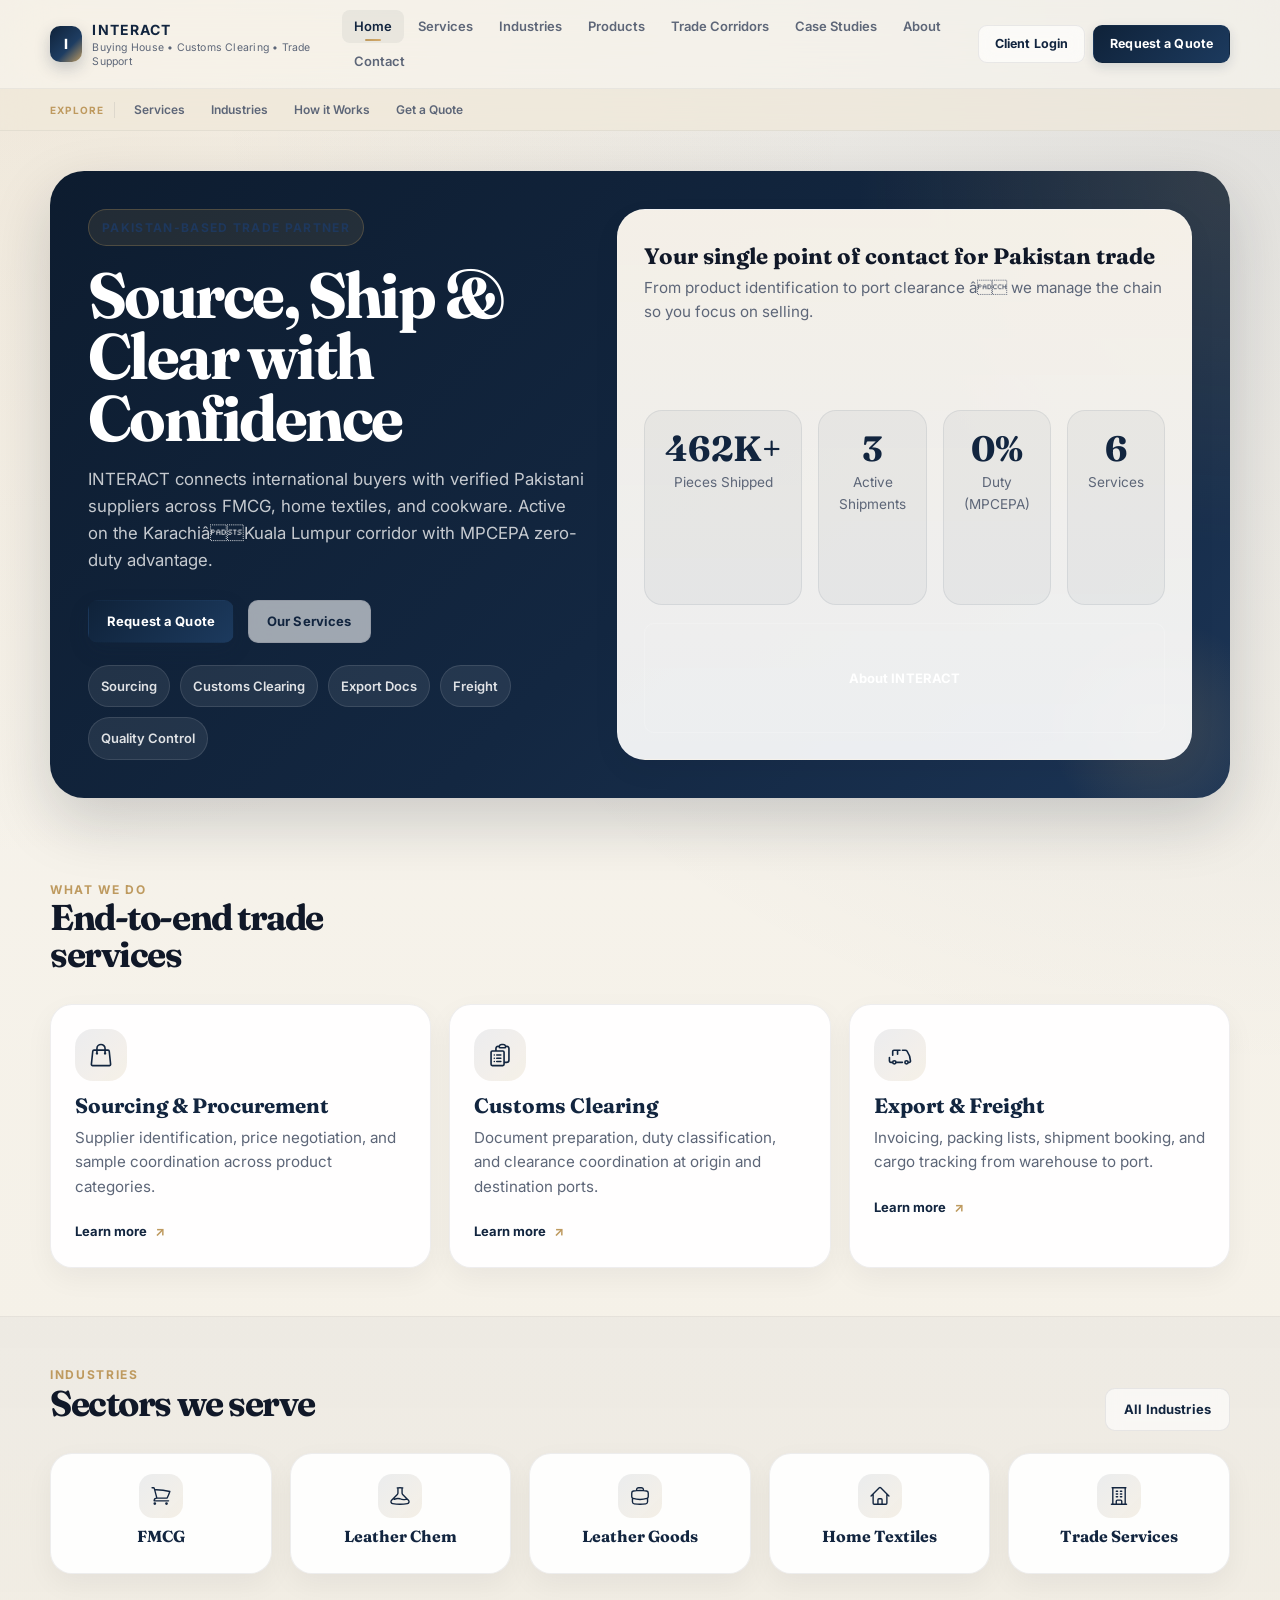
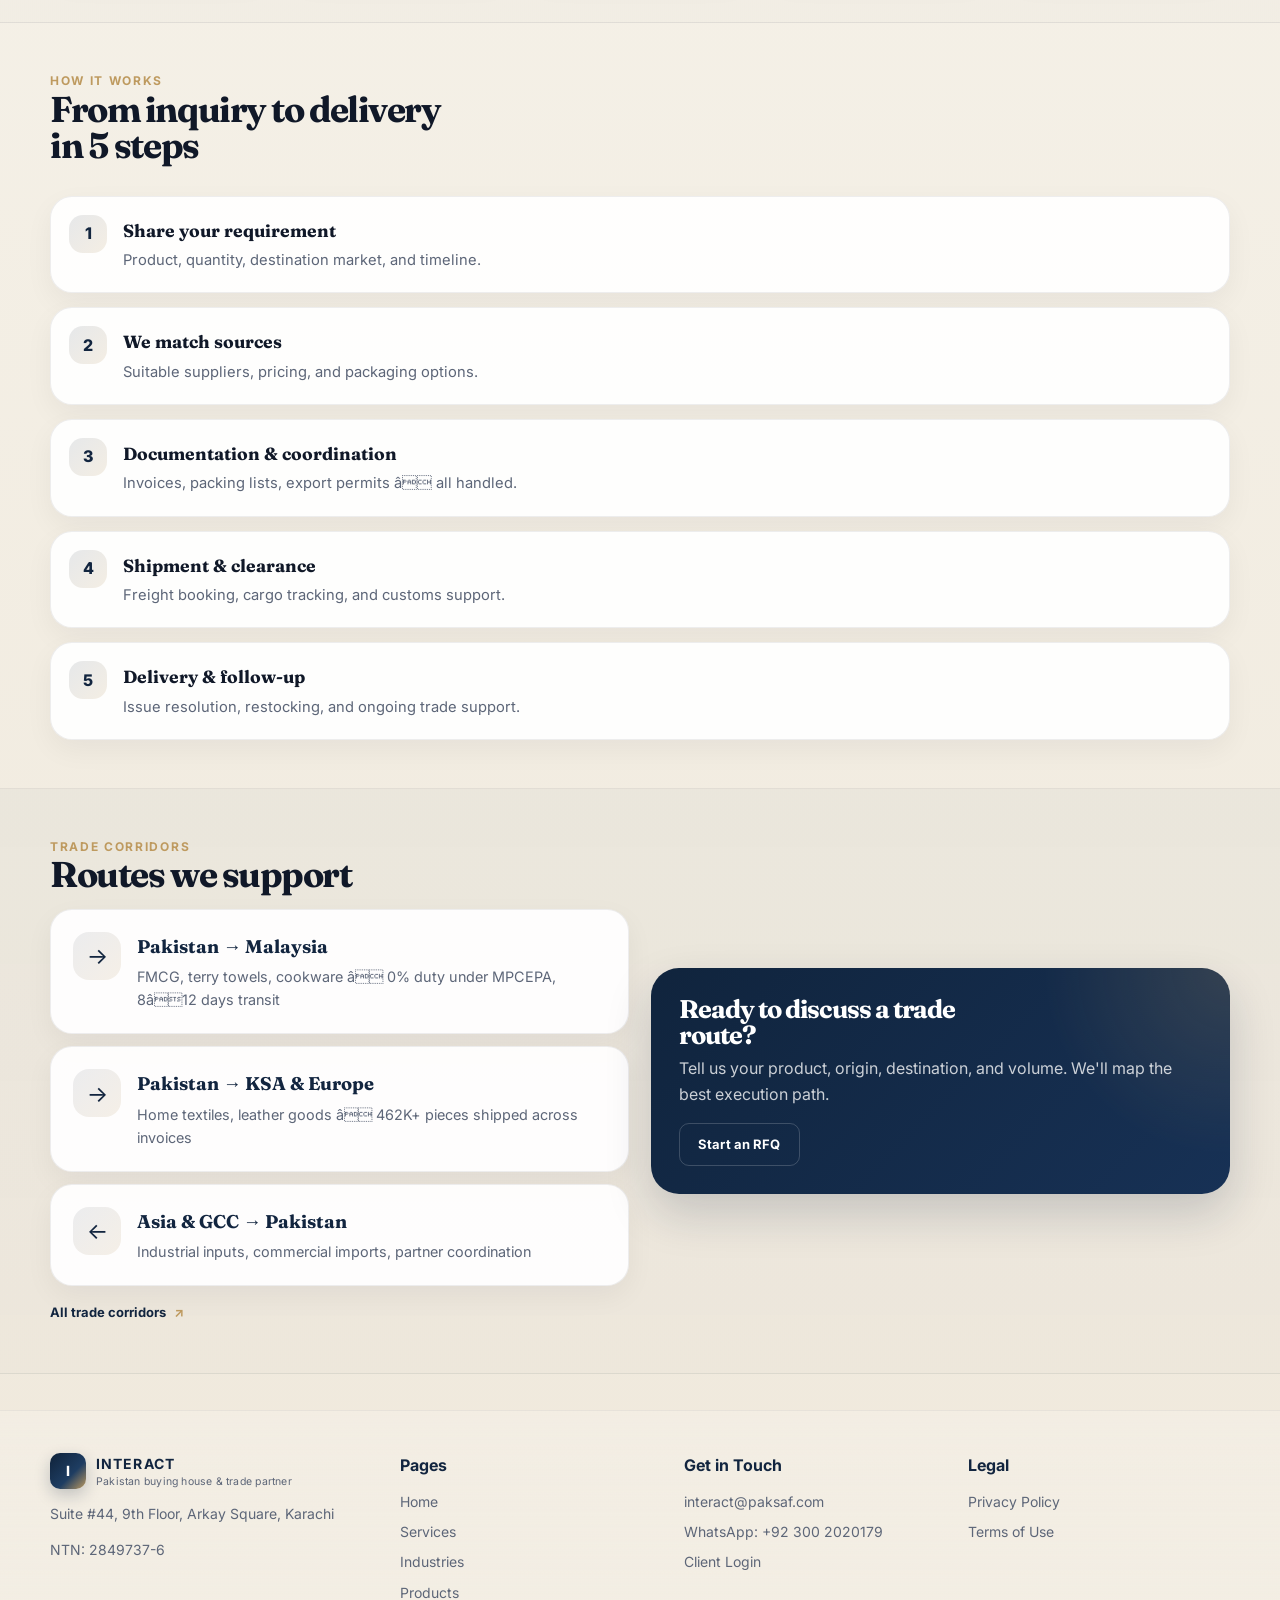
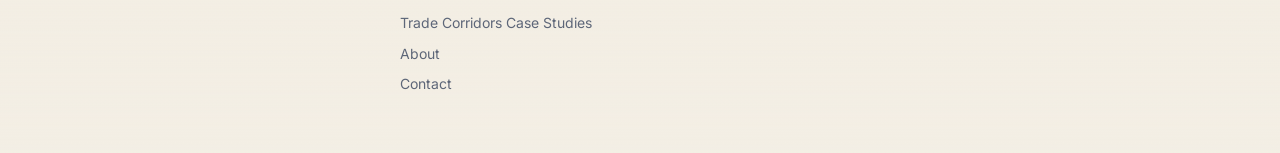
<file: index.html>
<!doctype html>
<html lang="en">
<head>
  <meta charset="utf-8" />
  <meta name="viewport" content="width=device-width, initial-scale=1" />
  <title>INTERACT â Buying House, Customs Clearing & Trade Support</title>
  <meta name="description" content="Pakistan-based buying house for sourcing, customs clearing, export facilitation, and trade support across FMCG, leather, and textiles." />
  <link rel="preconnect" href="https://fonts.googleapis.com">
  <link rel="preconnect" href="https://fonts.gstatic.com" crossorigin>
  <link href="https://fonts.googleapis.com/css2?family=Fraunces:opsz,wght@9..144,500;9..144,600;9..144,700&family=Inter:wght@400;500;600;700;800&display=swap" rel="stylesheet">
  <link rel="stylesheet" href="assets/styles.css" />
</head>
<body>
  <header class="site-header">
    <div class="container header-inner">
      <a class="brand" href="index.html">
        <span class="brand-mark">I</span>
        <span class="brand-copy"><strong>INTERACT</strong><span>Buying House &bull; Customs Clearing &bull; Trade Support</span></span>
      </a>
      <button class="nav-toggle" data-nav-toggle aria-label="Open navigation">Menu</button>
      <nav class="site-nav" data-nav>
        <a href="index.html" class="active">Home</a>
        <a href="services.html">Services</a>
        <a href="industries.html">Industries</a>
        <a href="products.html">Products</a>
        <a href="corridors.html">Trade Corridors</a>
        <a href="case-studies.html">Case Studies</a>
        <a href="about.html">About</a>
        <a href="contact.html">Contact</a>
      </nav>
      <div class="header-actions">
        <a class="btn secondary" href="client-login.html">Client Login</a>
        <a class="btn primary" href="contact.html#rfq">Request a Quote</a>
      </div>
    </div>
  </header>
  <nav class="page-subnav">
    <div class="container">
      <span class="subnav-label">Explore</span>
      <a href="#services-overview">Services</a>
      <a href="#industries-snapshot">Industries</a>
      <a href="#how-it-works">How it Works</a>
      <a href="#cta-quote">Get a Quote</a>
    </div>
  </nav>

  <section class="hero">
    <div class="container hero-grid">
      <div class="hero-copy">
        <span class="eyebrow">Pakistan-based trade partner</span>
        <h1>Source, Ship &amp; Clear with Confidence</h1>
        <p>INTERACT connects international buyers with verified Pakistani suppliers across FMCG, home textiles, and cookware. Active on the KarachiâKuala Lumpur corridor with MPCEPA zero-duty advantage.</p>
        <div class="hero-actions">
          <a class="btn primary" href="contact.html#rfq">Request a Quote</a>
          <a class="btn secondary" href="services.html">Our Services</a>
        </div>
        <ul class="inline-list">
          <li><a href="services.html#sourcing">Sourcing</a></li>
          <li><a href="services.html#customs">Customs Clearing</a></li>
          <li><a href="services.html#export-docs">Export Docs</a></li>
          <li><a href="services.html#freight">Freight</a></li>
          <li><a href="services.html#quality">Quality Control</a></li>
        </ul>
      </div>
      <aside class="hero-panel">
        <div>
          <h3>Your single point of contact for Pakistan trade</h3>
          <p>From product identification to port clearance â we manage the chain so you focus on selling.</p>
        </div>
        <div class="stats-row">
          <div class="stat-card"><span class="stat-num">462K+</span><span class="stat-label">Pieces Shipped</span></div>
          <div class="stat-card"><span class="stat-num">3</span><span class="stat-label">Active Shipments</span></div>
          <div class="stat-card"><span class="stat-num">0%</span><span class="stat-label">Duty (MPCEPA)</span></div>
          <div class="stat-card"><span class="stat-num">6</span><span class="stat-label">Services</span></div>
        </div>
        <a class="btn ghost" href="about.html">About INTERACT</a>
      </aside>
    </div>
  </section>

  <main>

    <!-- SERVICES OVERVIEW -->
    <section class="section" id="services-overview">
      <div class="container">
        <div class="section-header">
          <div>
            <div class="kicker">What we do</div>
            <h2>End-to-end trade services</h2>
          </div>
        </div>
        <div class="grid cols-3">
          <article class="card">
            <div class="ic"><svg xmlns="http://www.w3.org/2000/svg" fill="none" viewBox="0 0 24 24" stroke-width="1.5" stroke="currentColor"><path stroke-linecap="round" stroke-linejoin="round" d="M15.75 10.5V6a3.75 3.75 0 1 0-7.5 0v4.5m11.356-1.993 1.263 12c.07.665-.45 1.243-1.119 1.243H4.25a1.125 1.125 0 0 1-1.12-1.243l1.264-12A1.125 1.125 0 0 1 5.513 7.5h12.974c.576 0 1.059.435 1.119 1.007ZM8.625 10.5a.375.375 0 1 1-.75 0 .375.375 0 0 1 .75 0Zm7.5 0a.375.375 0 1 1-.75 0 .375.375 0 0 1 .75 0Z"/></svg></div>
            <h3>Sourcing &amp; Procurement</h3>
            <p>Supplier identification, price negotiation, and sample coordination across product categories.</p>
            <a class="card-link" href="services.html">Learn more</a>
          </article>
          <article class="card">
            <div class="ic"><svg xmlns="http://www.w3.org/2000/svg" fill="none" viewBox="0 0 24 24" stroke-width="1.5" stroke="currentColor"><path stroke-linecap="round" stroke-linejoin="round" d="M9 12h3.75M9 15h3.75M9 18h3.75m3 .75H18a2.25 2.25 0 0 0 2.25-2.25V6.108c0-1.135-.845-2.098-1.976-2.192a48.424 48.424 0 0 0-1.123-.08m-5.801 0c-.065.21-.1.433-.1.664 0 .414.336.75.75.75h4.5a.75.75 0 0 0 .75-.75 2.25 2.25 0 0 0-.1-.664m-5.8 0A2.251 2.251 0 0 1 13.5 2.25H15a2.25 2.25 0 0 1 2.15 1.586m-5.8 0c-.376.023-.75.05-1.124.08C9.095 4.01 8.25 4.973 8.25 6.108V8.25m0 0H4.875c-.621 0-1.125.504-1.125 1.125v11.25c0 .621.504 1.125 1.125 1.125h9.75c.621 0 1.125-.504 1.125-1.125V9.375c0-.621-.504-1.125-1.125-1.125H8.25ZM6.75 12h.008v.008H6.75V12Zm0 3h.008v.008H6.75V15Zm0 3h.008v.008H6.75V18Z"/></svg></div>
            <h3>Customs Clearing</h3>
            <p>Document preparation, duty classification, and clearance coordination at origin and destination ports.</p>
            <a class="card-link" href="services.html">Learn more</a>
          </article>
          <article class="card">
            <div class="ic"><svg xmlns="http://www.w3.org/2000/svg" fill="none" viewBox="0 0 24 24" stroke-width="1.5" stroke="currentColor"><path stroke-linecap="round" stroke-linejoin="round" d="M8.25 18.75a1.5 1.5 0 0 1-3 0m3 0a1.5 1.5 0 0 0-3 0m3 0h6m-9 0H3.375a1.125 1.125 0 0 1-1.125-1.125V14.25m17.25 4.5a1.5 1.5 0 0 1-3 0m3 0a1.5 1.5 0 0 0-3 0m3 0h1.125c.621 0 1.129-.504 1.09-1.124a17.902 17.902 0 0 0-3.213-9.193 2.056 2.056 0 0 0-1.58-.86H14.25m-2.25 0h-2.25m0 0v3.75m0-3.75h2.25m-2.25 0H6.375c-.621 0-1.125.504-1.125 1.125v3.5"/></svg></div>
            <h3>Export &amp; Freight</h3>
            <p>Invoicing, packing lists, shipment booking, and cargo tracking from warehouse to port.</p>
            <a class="card-link" href="services.html">Learn more</a>
          </article>
        </div>
      </div>
    </section>

    <!-- INDUSTRIES SNAPSHOT -->
    <section class="section band" id="industries-snapshot">
      <div class="container">
        <div class="section-header">
          <div>
            <div class="kicker">Industries</div>
            <h2>Sectors we serve</h2>
          </div>
          <a class="btn secondary" href="industries.html">All Industries</a>
        </div>
        <div class="grid cols-5" style="grid-template-columns:repeat(5,1fr);">
          <article class="card compact" style="text-align:center;">
            <div class="ic" style="margin:0 auto 10px;"><svg xmlns="http://www.w3.org/2000/svg" fill="none" viewBox="0 0 24 24" stroke-width="1.5" stroke="currentColor"><path stroke-linecap="round" stroke-linejoin="round" d="M2.25 3h1.386c.51 0 .955.343 1.087.835l.383 1.437M7.5 14.25a3 3 0 0 0-3 3h15.75m-12.75-3h11.218c1.121-2.3 2.1-4.684 2.924-7.138a60.114 60.114 0 0 0-16.536-1.84M7.5 14.25 5.106 5.272M6 20.25a.75.75 0 1 1-1.5 0 .75.75 0 0 1 1.5 0Zm12.75 0a.75.75 0 1 1-1.5 0 .75.75 0 0 1 1.5 0Z"/></svg></div>
            <h3 style="font-size:1rem;">FMCG</h3>
          </article>
          <article class="card compact" style="text-align:center;">
            <div class="ic" style="margin:0 auto 10px;"><svg xmlns="http://www.w3.org/2000/svg" fill="none" viewBox="0 0 24 24" stroke-width="1.5" stroke="currentColor"><path stroke-linecap="round" stroke-linejoin="round" d="M9.75 3.104v5.714a2.25 2.25 0 0 1-.659 1.591L5 14.5M9.75 3.104c-.251.023-.501.05-.75.082m.75-.082a24.301 24.301 0 0 1 4.5 0m0 0v5.714c0 .597.237 1.17.659 1.591L19.8 15.3M14.25 3.104c.251.023.501.05.75.082M19.8 15.3l-1.57.393A9.065 9.065 0 0 1 12 15a9.065 9.065 0 0 0-6.23.693L5 14.5m14.8.8 1.402 1.402c1.232 1.232.65 3.318-1.067 3.611A48.309 48.309 0 0 1 12 21c-2.773 0-5.491-.235-8.135-.687-1.718-.293-2.3-2.379-1.067-3.61L5 14.5"/></svg></div>
            <h3 style="font-size:1rem;">Leather Chem</h3>
          </article>
          <article class="card compact" style="text-align:center;">
            <div class="ic" style="margin:0 auto 10px;"><svg xmlns="http://www.w3.org/2000/svg" fill="none" viewBox="0 0 24 24" stroke-width="1.5" stroke="currentColor"><path stroke-linecap="round" stroke-linejoin="round" d="M20.25 14.15v4.25c0 1.094-.787 2.036-1.872 2.18-2.087.277-4.216.42-6.378.42s-4.291-.143-6.378-.42c-1.085-.144-1.872-1.086-1.872-2.18v-4.25m16.5 0a2.18 2.18 0 0 0 .75-1.661V8.706c0-1.081-.768-2.015-1.837-2.175a48.114 48.114 0 0 0-3.413-.387m4.5 8.006c-.194.165-.42.295-.673.38A23.978 23.978 0 0 1 12 15.75c-2.648 0-5.195-.429-7.577-1.22a2.016 2.016 0 0 1-.673-.38m0 0A2.18 2.18 0 0 1 3 12.489V8.706c0-1.081.768-2.015 1.837-2.175a48.111 48.111 0 0 1 3.413-.387m7.5 0V5.25A2.25 2.25 0 0 0 13.5 3h-3a2.25 2.25 0 0 0-2.25 2.25v.894m7.5 0a48.667 48.667 0 0 0-7.5 0"/></svg></div>
            <h3 style="font-size:1rem;">Leather Goods</h3>
          </article>
          <article class="card compact" style="text-align:center;">
            <div class="ic" style="margin:0 auto 10px;"><svg xmlns="http://www.w3.org/2000/svg" fill="none" viewBox="0 0 24 24" stroke-width="1.5" stroke="currentColor"><path stroke-linecap="round" stroke-linejoin="round" d="m2.25 12 8.954-8.955c.44-.439 1.152-.439 1.591 0L21.75 12M4.5 9.75v10.125c0 .621.504 1.125 1.125 1.125H9.75v-4.875c0-.621.504-1.125 1.125-1.125h2.25c.621 0 1.125.504 1.125 1.125V21h4.125c.621 0 1.125-.504 1.125-1.125V9.75M8.25 21h8.25"/></svg></div>
            <h3 style="font-size:1rem;">Home Textiles</h3>
          </article>
          <article class="card compact" style="text-align:center;">
            <div class="ic" style="margin:0 auto 10px;"><svg xmlns="http://www.w3.org/2000/svg" fill="none" viewBox="0 0 24 24" stroke-width="1.5" stroke="currentColor"><path stroke-linecap="round" stroke-linejoin="round" d="M3.75 21h16.5M4.5 3h15M5.25 3v18m13.5-18v18M9 6.75h1.5m-1.5 3h1.5m-1.5 3h1.5m3-6H15m-1.5 3H15m-1.5 3H15M9 21v-3.375c0-.621.504-1.125 1.125-1.125h3.75c.621 0 1.125.504 1.125 1.125V21"/></svg></div>
            <h3 style="font-size:1rem;">Trade Services</h3>
          </article>
        </div>
      </div>
    </section>

    <!-- HOW IT WORKS -->
    <section class="section" id="how-it-works">
      <div class="container">
        <div class="section-header">
          <div>
            <div class="kicker">How it works</div>
            <h2>From inquiry to delivery in 5 steps</h2>
          </div>
        </div>
        <div class="steps">
          <article class="step"><h3>Share your requirement</h3><p>Product, quantity, destination market, and timeline.</p></article>
          <article class="step"><h3>We match sources</h3><p>Suitable suppliers, pricing, and packaging options.</p></article>
          <article class="step"><h3>Documentation &amp; coordination</h3><p>Invoices, packing lists, export permits â all handled.</p></article>
          <article class="step"><h3>Shipment &amp; clearance</h3><p>Freight booking, cargo tracking, and customs support.</p></article>
          <article class="step"><h3>Delivery &amp; follow-up</h3><p>Issue resolution, restocking, and ongoing trade support.</p></article>
        </div>
      </div>
    </section>

    <!-- TRADE CORRIDORS SNAPSHOT -->
    <section class="section band">
      <div class="container split">
        <div>
          <div class="kicker">Trade corridors</div>
          <h2>Routes we support</h2>
          <div style="display:grid; gap:12px; margin-top:16px;">
            <div class="route-card">
              <div class="route-arrow">&rarr;</div>
              <div><h3>Pakistan &rarr; Malaysia</h3><p>FMCG, terry towels, cookware â 0% duty under MPCEPA, 8â12 days transit</p></div>
            </div>
            <div class="route-card">
              <div class="route-arrow">&rarr;</div>
              <div><h3>Pakistan &rarr; KSA &amp; Europe</h3><p>Home textiles, leather goods â 462K+ pieces shipped across invoices</p></div>
            </div>
            <div class="route-card">
              <div class="route-arrow">&larr;</div>
              <div><h3>Asia &amp; GCC &rarr; Pakistan</h3><p>Industrial inputs, commercial imports, partner coordination</p></div>
            </div>
          </div>
          <a class="card-link" href="corridors.html" style="margin-top:16px;">All trade corridors</a>
        </div>
        <div class="quote-band" id="cta-quote" style="margin-top:0; align-self:center;">
          <h2>Ready to discuss a trade route?</h2>
          <p>Tell us your product, origin, destination, and volume. We'll map the best execution path.</p>
          <a class="btn ghost" href="contact.html#rfq">Start an RFQ</a>
        </div>
      </div>
    </section>

  </main>

  <footer class="site-footer">
    <div class="container footer-grid">
      <div>
        <div class="brand" style="margin-bottom:10px;">
          <span class="brand-mark">I</span>
          <span class="brand-copy"><strong>INTERACT</strong><span>Pakistan buying house &amp; trade partner</span></span>
        </div>
        <p>Suite #44, 9th Floor, Arkay Square, Karachi</p>
        <p class="notice">NTN: 2849737-6</p>
      </div>
      <div>
        <h4>Pages</h4>
        <ul>
          <li><a href="index.html">Home</a></li>
          <li><a href="services.html">Services</a></li>
          <li><a href="industries.html">Industries</a></li>
          <li><a href="products.html">Products</a></li>
          <li><a href="corridors.html">Trade Corridors</a>
        <a href="case-studies.html">Case Studies</a></li>
          <li><a href="about.html">About</a></li>
          <li><a href="contact.html">Contact</a></li>
        </ul>
      </div>
      <div>
        <h4>Get in Touch</h4>
        <ul>
          <li><a href="mailto:interact@paksaf.com">interact@paksaf.com</a></li>
          <li><a href="https://wa.me/923002020179" target="_blank" rel="noopener">WhatsApp: +92 300 2020179</a></li>
          <li><a href="client-login.html">Client Login</a></li>
        </ul>
      </div>
      <div>
        <h4>Legal</h4>
        <ul>
          <li><a href="privacy.html">Privacy Policy</a></li>
          <li><a href="terms.html">Terms of Use</a></li>
        </ul>
      </div>
    </div>
  </footer>
  <script src="assets/main.js"></script>
</body>
</html>
</file>
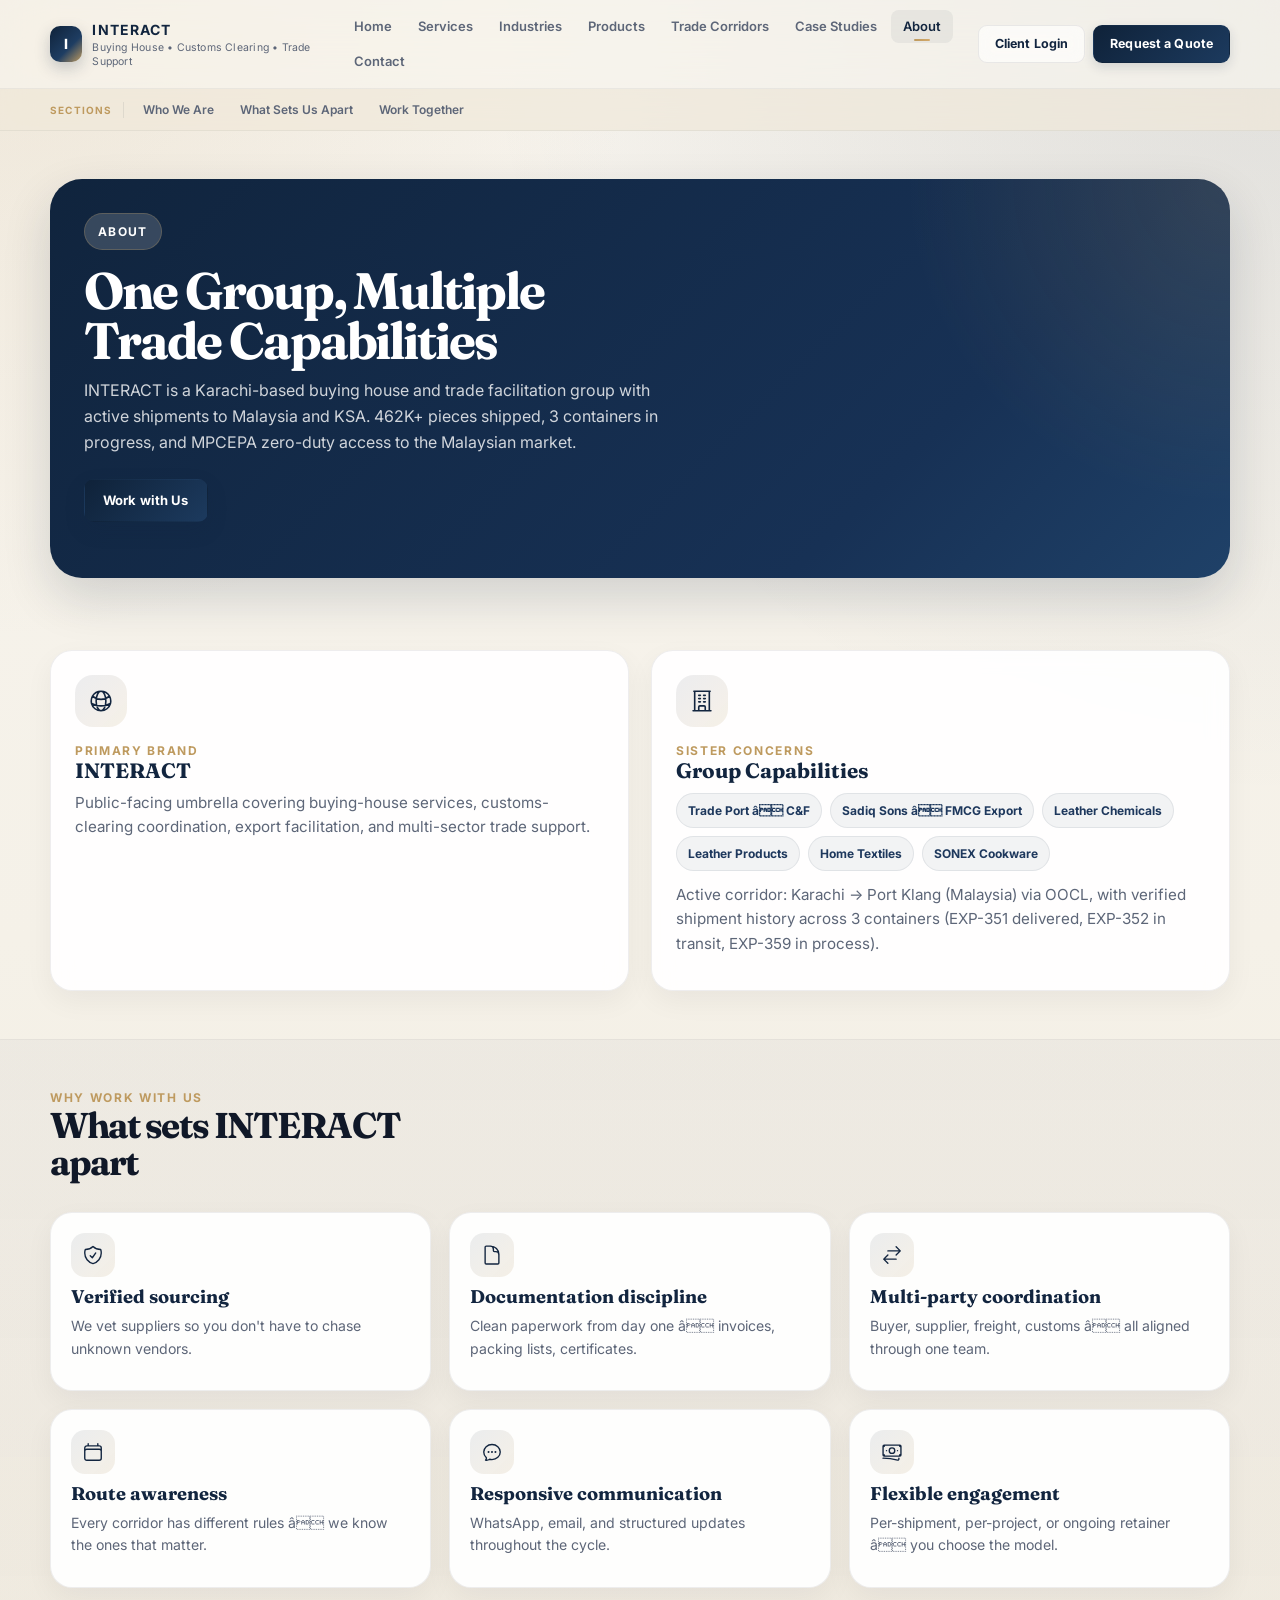
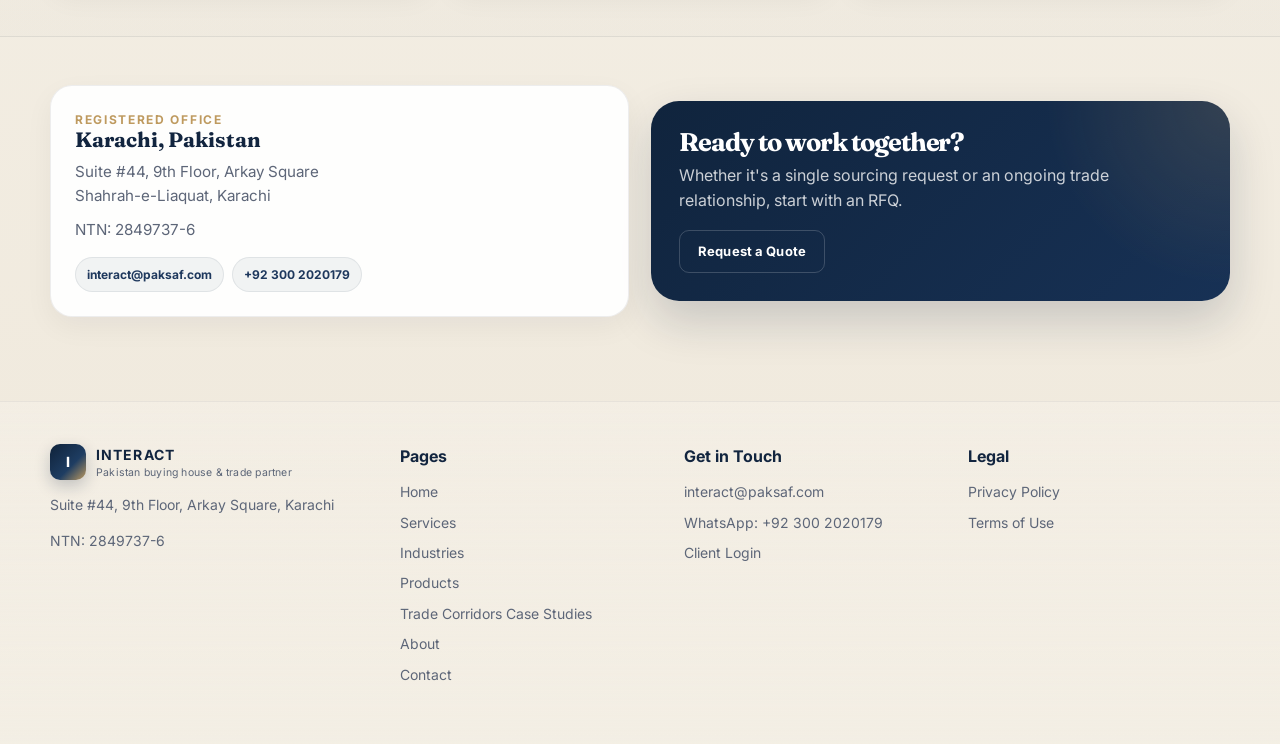
<file: about.html>
<!doctype html>
<html lang="en">
<head>
  <meta charset="utf-8" />
  <meta name="viewport" content="width=device-width, initial-scale=1" />
  <title>INTERACT â About</title>
  <meta name="description" content="INTERACT is a Pakistan-based buying house and trade facilitation group supporting sourcing, customs, export, and commercial coordination." />
  <link rel="preconnect" href="https://fonts.googleapis.com">
  <link rel="preconnect" href="https://fonts.gstatic.com" crossorigin>
  <link href="https://fonts.googleapis.com/css2?family=Fraunces:opsz,wght@9..144,500;9..144,600;9..144,700&family=Inter:wght@400;500;600;700;800&display=swap" rel="stylesheet">
  <link rel="stylesheet" href="assets/styles.css" />
</head>
<body>
  <header class="site-header">
    <div class="container header-inner">
      <a class="brand" href="index.html"><span class="brand-mark">I</span><span class="brand-copy"><strong>INTERACT</strong><span>Buying House &bull; Customs Clearing &bull; Trade Support</span></span></a>
      <button class="nav-toggle" data-nav-toggle aria-label="Open navigation">Menu</button>
      <nav class="site-nav" data-nav>
        <a href="index.html">Home</a><a href="services.html">Services</a><a href="industries.html">Industries</a><a href="products.html">Products</a><a href="corridors.html">Trade Corridors</a>
        <a href="case-studies.html">Case Studies</a><a href="about.html" class="active">About</a><a href="contact.html">Contact</a>
      </nav>
      <div class="header-actions"><a class="btn secondary" href="client-login.html">Client Login</a><a class="btn primary" href="contact.html#rfq">Request a Quote</a></div>
    </div>
  </header>
  <nav class="page-subnav">
    <div class="container">
      <span class="subnav-label">Sections</span>
      <a href="#who-we-are">Who We Are</a>
      <a href="#what-sets-apart">What Sets Us Apart</a>
      <a href="#work-together">Work Together</a>
    </div>
  </nav>

  <section class="page-hero"><div class="container"><div class="page-hero-box">
    <span class="eyebrow" style="background:rgba(255,255,255,.16);color:white;">About</span>
    <h1>One Group, Multiple Trade Capabilities</h1>
    <p>INTERACT is a Karachi-based buying house and trade facilitation group with active shipments to Malaysia and KSA. 462K+ pieces shipped, 3 containers in progress, and MPCEPA zero-duty access to the Malaysian market.</p>
    <div class="hero-actions"><a class="btn primary" href="contact.html#rfq">Work with Us</a></div>
  </div></div></section>

  <main>
    <!-- GROUP STRUCTURE -->
    <section class="section" id="who-we-are">
      <div class="container split">
        <article class="card">
          <div class="ic"><svg xmlns="http://www.w3.org/2000/svg" fill="none" viewBox="0 0 24 24" stroke-width="1.5" stroke="currentColor"><path stroke-linecap="round" stroke-linejoin="round" d="M12 21a9.004 9.004 0 0 0 8.716-6.747M12 21a9.004 9.004 0 0 1-8.716-6.747M12 21c2.485 0 4.5-4.03 4.5-9S14.485 3 12 3m0 18c-2.485 0-4.5-4.03-4.5-9S9.515 3 12 3m0 0a8.997 8.997 0 0 1 7.843 4.582M12 3a8.997 8.997 0 0 0-7.843 4.582m15.686 0A11.953 11.953 0 0 1 12 10.5c-2.998 0-5.74-1.1-7.843-2.918m15.686 0A8.959 8.959 0 0 1 21 12c0 .778-.099 1.533-.284 2.253m0 0A17.919 17.919 0 0 1 12 16.5c-3.162 0-6.133-.815-8.716-2.247m0 0A9.015 9.015 0 0 1 3 12c0-1.605.42-3.113 1.157-4.418"/></svg></div>
          <div class="kicker">Primary brand</div>
          <h3>INTERACT</h3>
          <p>Public-facing umbrella covering buying-house services, customs-clearing coordination, export facilitation, and multi-sector trade support.</p>
        </article>
        <article class="card">
          <div class="ic"><svg xmlns="http://www.w3.org/2000/svg" fill="none" viewBox="0 0 24 24" stroke-width="1.5" stroke="currentColor"><path stroke-linecap="round" stroke-linejoin="round" d="M3.75 21h16.5M4.5 3h15M5.25 3v18m13.5-18v18M9 6.75h1.5m-1.5 3h1.5m-1.5 3h1.5m3-6H15m-1.5 3H15m-1.5 3H15M9 21v-3.375c0-.621.504-1.125 1.125-1.125h3.75c.621 0 1.125.504 1.125 1.125V21"/></svg></div>
          <div class="kicker">Sister concerns</div>
          <h3>Group Capabilities</h3>
          <div class="tag-row">
            <span class="tag">Trade Port â C&amp;F</span>
            <span class="tag">Sadiq Sons â FMCG Export</span>
            <span class="tag">Leather Chemicals</span>
            <span class="tag">Leather Products</span>
            <span class="tag">Home Textiles</span>
            <span class="tag">SONEX Cookware</span>
          </div>
          <p class="note" style="margin-top:12px;">Active corridor: Karachi &rarr; Port Klang (Malaysia) via OOCL, with verified shipment history across 3 containers (EXP-351 delivered, EXP-352 in transit, EXP-359 in process).</p>
        </article>
      </div>
    </section>

    <!-- WHY INTERACT -->
    <section class="section band">
      <div class="container">
        <div class="section-header">
          <div>
            <div class="kicker">Why work with us</div>
            <h2 id="what-sets-apart">What sets INTERACT apart</h2>
          </div>
        </div>
        <div class="grid cols-3">
          <article class="card compact">
            <div class="ic"><svg xmlns="http://www.w3.org/2000/svg" fill="none" viewBox="0 0 24 24" stroke-width="1.5" stroke="currentColor"><path stroke-linecap="round" stroke-linejoin="round" d="M9 12.75 11.25 15 15 9.75m-3-7.036A11.959 11.959 0 0 1 3.598 6 11.99 11.99 0 0 0 3 9.749c0 5.592 3.824 10.29 9 11.623 5.176-1.332 9-6.03 9-11.622 0-1.31-.21-2.571-.598-3.751h-.152c-3.196 0-6.1-1.248-8.25-3.285Z"/></svg></div>
            <h3>Verified sourcing</h3>
            <p>We vet suppliers so you don't have to chase unknown vendors.</p>
          </article>
          <article class="card compact">
            <div class="ic"><svg xmlns="http://www.w3.org/2000/svg" fill="none" viewBox="0 0 24 24" stroke-width="1.5" stroke="currentColor"><path stroke-linecap="round" stroke-linejoin="round" d="M19.5 14.25v-2.625a3.375 3.375 0 0 0-3.375-3.375h-1.5A1.125 1.125 0 0 1 13.5 7.125v-1.5a3.375 3.375 0 0 0-3.375-3.375H8.25m2.25 0H5.625c-.621 0-1.125.504-1.125 1.125v17.25c0 .621.504 1.125 1.125 1.125h12.75c.621 0 1.125-.504 1.125-1.125V11.25a9 9 0 0 0-9-9Z"/></svg></div>
            <h3>Documentation discipline</h3>
            <p>Clean paperwork from day one â invoices, packing lists, certificates.</p>
          </article>
          <article class="card compact">
            <div class="ic"><svg xmlns="http://www.w3.org/2000/svg" fill="none" viewBox="0 0 24 24" stroke-width="1.5" stroke="currentColor"><path stroke-linecap="round" stroke-linejoin="round" d="M7.5 21 3 16.5m0 0L7.5 12M3 16.5h13.5m0-13.5L21 7.5m0 0L16.5 12M21 7.5H7.5"/></svg></div>
            <h3>Multi-party coordination</h3>
            <p>Buyer, supplier, freight, customs â all aligned through one team.</p>
          </article>
          <article class="card compact">
            <div class="ic"><svg xmlns="http://www.w3.org/2000/svg" fill="none" viewBox="0 0 24 24" stroke-width="1.5" stroke="currentColor"><path stroke-linecap="round" stroke-linejoin="round" d="M6.75 3v2.25M17.25 3v2.25M3 18.75V7.5a2.25 2.25 0 0 1 2.25-2.25h13.5A2.25 2.25 0 0 1 21 7.5v11.25m-18 0A2.25 2.25 0 0 0 5.25 21h13.5A2.25 2.25 0 0 0 21 18.75m-18 0v-7.5A2.25 2.25 0 0 1 5.25 9h13.5A2.25 2.25 0 0 1 21 11.25v7.5"/></svg></div>
            <h3>Route awareness</h3>
            <p>Every corridor has different rules â we know the ones that matter.</p>
          </article>
          <article class="card compact">
            <div class="ic"><svg xmlns="http://www.w3.org/2000/svg" fill="none" viewBox="0 0 24 24" stroke-width="1.5" stroke="currentColor"><path stroke-linecap="round" stroke-linejoin="round" d="M8.625 12a.375.375 0 1 1-.75 0 .375.375 0 0 1 .75 0Zm0 0H8.25m4.125 0a.375.375 0 1 1-.75 0 .375.375 0 0 1 .75 0Zm0 0H12m4.125 0a.375.375 0 1 1-.75 0 .375.375 0 0 1 .75 0Zm0 0h-.375M21 12c0 4.556-4.03 8.25-9 8.25a9.764 9.764 0 0 1-2.555-.337A5.972 5.972 0 0 1 5.41 20.97a5.969 5.969 0 0 1-.474-.065 4.48 4.48 0 0 0 .978-2.025c.09-.457-.133-.901-.467-1.226C3.93 16.178 3 14.189 3 12c0-4.556 4.03-8.25 9-8.25s9 3.694 9 8.25Z"/></svg></div>
            <h3>Responsive communication</h3>
            <p>WhatsApp, email, and structured updates throughout the cycle.</p>
          </article>
          <article class="card compact">
            <div class="ic"><svg xmlns="http://www.w3.org/2000/svg" fill="none" viewBox="0 0 24 24" stroke-width="1.5" stroke="currentColor"><path stroke-linecap="round" stroke-linejoin="round" d="M2.25 18.75a60.07 60.07 0 0 1 15.797 2.101c.727.198 1.453-.342 1.453-1.096V18.75M3.75 4.5v.75A.75.75 0 0 1 3 6h-.75m0 0v-.375c0-.621.504-1.125 1.125-1.125H20.25M2.25 6v9m18-10.5v.75c0 .414.336.75.75.75h.75m-1.5-1.5h.375c.621 0 1.125.504 1.125 1.125v9.75c0 .621-.504 1.125-1.125 1.125h-.375m1.5-1.5H21a.75.75 0 0 0-.75.75v.75m0 0H3.75m0 0h-.375a1.125 1.125 0 0 1-1.125-1.125V15m1.5 1.5v-.75A.75.75 0 0 0 3 15h-.75M15 10.5a3 3 0 1 1-6 0 3 3 0 0 1 6 0Zm3 0h.008v.008H18V10.5Zm-12 0h.008v.008H6V10.5Z"/></svg></div>
            <h3>Flexible engagement</h3>
            <p>Per-shipment, per-project, or ongoing retainer â you choose the model.</p>
          </article>
        </div>
      </div>
    </section>

    <!-- OFFICE -->
    <section class="section">
      <div class="container split">
        <div class="card">
          <div class="kicker">Registered office</div>
          <h3>Karachi, Pakistan</h3>
          <p>Suite #44, 9th Floor, Arkay Square<br>Shahrah-e-Liaquat, Karachi</p>
          <p>NTN: 2849737-6</p>
          <div class="tag-row" style="margin-top:14px;">
            <span class="tag">interact@paksaf.com</span>
            <span class="tag">+92 300 2020179</span>
          </div>
        </div>
        <div class="quote-band" style="margin-top:0; align-self:center;">
          <h2 id="work-together">Ready to work together?</h2>
          <p>Whether it's a single sourcing request or an ongoing trade relationship, start with an RFQ.</p>
          <a class="btn ghost" href="contact.html#rfq">Request a Quote</a>
        </div>
      </div>
    </section>
  </main>

  <footer class="site-footer">
    <div class="container footer-grid">
      <div><div class="brand" style="margin-bottom:10px;"><span class="brand-mark">I</span><span class="brand-copy"><strong>INTERACT</strong><span>Pakistan buying house &amp; trade partner</span></span></div><p>Suite #44, 9th Floor, Arkay Square, Karachi</p><p class="notice">NTN: 2849737-6</p></div>
      <div><h4>Pages</h4><ul><li><a href="index.html">Home</a></li><li><a href="services.html">Services</a></li><li><a href="industries.html">Industries</a></li><li><a href="products.html">Products</a></li><li><a href="corridors.html">Trade Corridors</a>
        <a href="case-studies.html">Case Studies</a></li><li><a href="about.html">About</a></li><li><a href="contact.html">Contact</a></li></ul></div>
      <div><h4>Get in Touch</h4><ul><li><a href="mailto:interact@paksaf.com">interact@paksaf.com</a></li><li><a href="https://wa.me/923002020179" target="_blank" rel="noopener">WhatsApp: +92 300 2020179</a></li><li><a href="client-login.html">Client Login</a></li></ul></div>
      <div><h4>Legal</h4><ul><li><a href="privacy.html">Privacy Policy</a></li><li><a href="terms.html">Terms of Use</a></li></ul></div>
    </div>
  </footer>
  <script src="assets/main.js"></script>
</body>
</html>
</file>
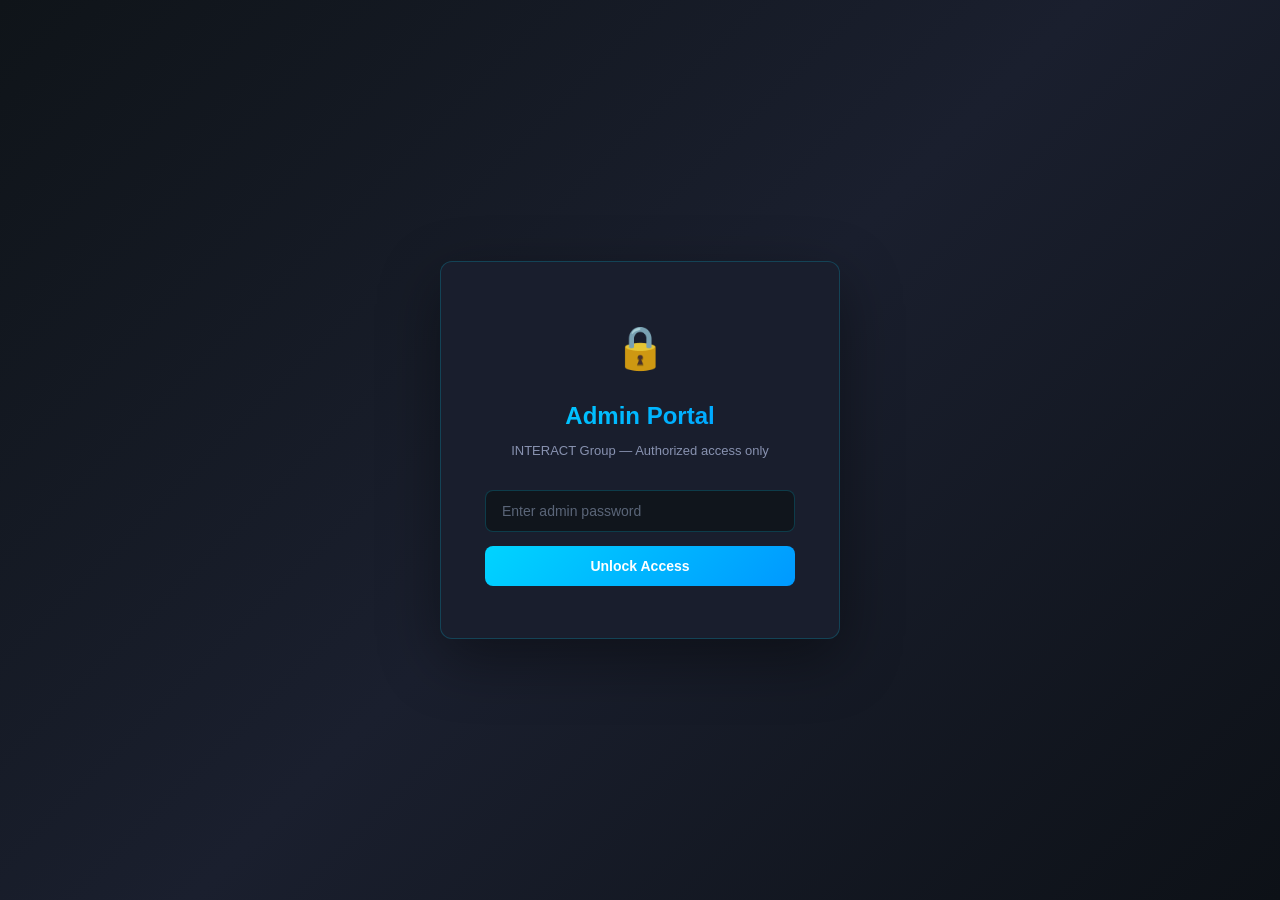
<file: admin.html>
<!DOCTYPE html>
<html lang="en">
<head>
<meta charset="UTF-8">
<meta name="viewport" content="width=device-width, initial-scale=1.0">
<title>INTERACT â Admin Portal</title>
<style>
*{margin:0;padding:0;box-sizing:border-box}
body{font-family:'Segoe UI',Tahoma,Geneva,Verdana,sans-serif;background:linear-gradient(135deg,#0f1419 0%,#1a1f2e 50%,#0d1117 100%);color:#e0e6ed;line-height:1.6;min-height:100vh}

/* LOGIN */
#loginScreen{display:flex;align-items:center;justify-content:center;min-height:100vh;padding:20px;background:linear-gradient(135deg,#0f1419 0%,#1a1f2e 50%,#0d1117 100%)}
.login-box{background:rgba(26,31,46,0.95);border:1px solid rgba(0,212,255,0.2);border-radius:12px;padding:52px 44px;max-width:400px;width:100%;text-align:center;box-shadow:0 20px 60px rgba(0,0,0,.4);backdrop-filter:blur(10px)}
.login-box .lock{font-size:42px;margin-bottom:16px;opacity:.9}
.login-box h1{font-size:24px;font-weight:600;background:linear-gradient(135deg,#00d4ff 0%,#0099ff 100%);-webkit-background-clip:text;-webkit-text-fill-color:transparent;background-clip:text;margin-bottom:6px}
.login-box .sub{color:#8892b0;font-size:13px;margin-bottom:28px}
.login-box input{width:100%;padding:12px 16px;border:1px solid rgba(0,212,255,0.2);border-radius:8px;background:rgba(15,20,25,0.8);color:#e0e6ed;font-size:14px;margin-bottom:14px;outline:none;transition:all .3s;font-family:inherit}
.login-box input::placeholder{color:#5a6578}
.login-box input:focus{border-color:rgba(0,212,255,0.5);box-shadow:0 0 10px rgba(0,212,255,0.1)}
.login-box button{width:100%;padding:12px;border:none;border-radius:8px;background:linear-gradient(135deg,#00d4ff,#0099ff);color:#fff;font-size:14px;font-weight:600;cursor:pointer;transition:all .3s;font-family:inherit}
.login-box button:hover{box-shadow:0 0 20px rgba(0,212,255,0.3);transform:translateY(-1px)}
.login-err{color:#ff6b6b;font-size:12px;margin-top:10px;display:none}

/* HEADER */
#contentScreen{display:none}
.header{background:rgba(15,20,25,0.95);border-bottom:1px solid rgba(255,255,255,0.1);padding:20px 30px;backdrop-filter:blur(10px);box-shadow:0 4px 30px rgba(0,0,0,.3)}
.header-inner{max-width:1400px;margin:0 auto;display:flex;justify-content:space-between;align-items:center;flex-wrap:wrap;gap:14px}
.header h1{font-size:22px;font-weight:700;background:linear-gradient(135deg,#00d4ff 0%,#0099ff 100%);-webkit-background-clip:text;-webkit-text-fill-color:transparent;background-clip:text}
.header .sub{font-size:12px;color:#8892b0;letter-spacing:.5px;margin-top:3px}
.header-actions{display:flex;gap:10px;align-items:center;flex-wrap:wrap}
.header-actions a,.header-actions button{padding:8px 14px;background:rgba(0,212,255,0.1);color:#00d4ff;text-decoration:none;border:1px solid rgba(0,212,255,0.3);border-radius:6px;font-size:12px;font-weight:500;cursor:pointer;transition:all .3s;font-family:inherit}
.header-actions a:hover,.header-actions button:hover{background:rgba(0,212,255,0.2);border-color:rgba(0,212,255,0.6);box-shadow:0 0 20px rgba(0,212,255,0.2)}

/* CONTAINER */
.container{max-width:1400px;margin:0 auto;padding:28px}

/* OVERVIEW STATS */
.stats-grid{display:grid;grid-template-columns:repeat(auto-fit,minmax(200px,1fr));gap:16px;margin-bottom:32px}
.stat-card{background:linear-gradient(135deg,rgba(0,212,255,0.1) 0%,rgba(0,153,255,0.05) 100%);border:1px solid rgba(0,212,255,0.2);border-radius:12px;padding:22px;backdrop-filter:blur(10px);transition:all .3s}
.stat-card:hover{transform:translateY(-3px);border-color:rgba(0,212,255,0.5);box-shadow:0 10px 30px rgba(0,212,255,0.15)}
.stat-label{font-size:11px;color:#8892b0;text-transform:uppercase;letter-spacing:.5px;margin-bottom:6px}
.stat-value{font-size:26px;font-weight:700;color:#00d4ff;margin-bottom:2px}
.stat-detail{font-size:11px;color:#5a6578}

/* NAV TABS */
.nav-tabs{display:flex;gap:5px;border-bottom:1px solid rgba(255,255,255,0.05);overflow-x:auto;padding:0;margin-bottom:28px}
.nav-tab{padding:12px 20px;background:transparent;color:#8892b0;border:none;border-bottom:3px solid transparent;cursor:pointer;font-size:14px;font-weight:500;transition:all .3s;white-space:nowrap;font-family:inherit}
.nav-tab:hover{color:#00d4ff}
.nav-tab.active{color:#00d4ff;border-bottom-color:#00d4ff}

/* SECTION CONTENT */
.section{display:none;animation:fadeIn .3s ease}
.section.active{display:block}
@keyframes fadeIn{from{opacity:0}to{opacity:1}}

/* SHEET TABS (sub-navigation) */
.sheet-nav{display:flex;gap:8px;margin-bottom:20px;flex-wrap:wrap;overflow-x:auto;padding-bottom:4px}
.sheet-pill{padding:7px 14px;background:rgba(26,31,46,0.6);border:1px solid rgba(0,212,255,0.15);border-radius:20px;color:#8892b0;font-size:12px;cursor:pointer;transition:all .3s;white-space:nowrap;font-family:inherit}
.sheet-pill.active{background:rgba(0,212,255,0.15);color:#00d4ff;border-color:rgba(0,212,255,0.4)}
.sheet-pill:hover{border-color:rgba(0,212,255,0.4);color:#c0c8d6}

/* SHEET OVERVIEW CARDS */
.sheet-cards{display:grid;grid-template-columns:repeat(auto-fit,minmax(240px,1fr));gap:14px;margin-bottom:24px}
.sheet-card{background:rgba(26,31,46,0.6);border:1px solid rgba(0,212,255,0.12);border-radius:10px;padding:18px 20px;cursor:pointer;transition:all .3s;backdrop-filter:blur(10px)}
.sheet-card:hover{border-color:rgba(0,212,255,0.4);transform:translateY(-2px);box-shadow:0 8px 20px rgba(0,212,255,0.1)}
.sheet-card.active{border-color:rgba(0,212,255,0.5);background:rgba(0,212,255,0.08)}
.sheet-card-icon{font-size:20px;margin-bottom:6px}
.sheet-card-title{font-size:14px;font-weight:600;color:#e0e6ed;margin-bottom:4px}
.sheet-card-meta{font-size:11px;color:#5a6578}
.sheet-card-rows{font-size:11px;color:#00d4ff;margin-top:4px;font-weight:500}

/* SEARCH */
.search-bar{margin-bottom:16px}
.search-bar input{width:100%;max-width:400px;padding:10px 14px;background:rgba(26,31,46,0.8);border:1px solid rgba(0,212,255,0.2);border-radius:8px;color:#e0e6ed;font-size:13px;outline:none;transition:all .3s;font-family:inherit}
.search-bar input::placeholder{color:#5a6578}
.search-bar input:focus{border-color:rgba(0,212,255,0.5);box-shadow:0 0 10px rgba(0,212,255,0.1)}

/* TABLE */
.table-wrap{overflow-x:auto;border-radius:12px;border:1px solid rgba(0,212,255,0.15);background:rgba(26,31,46,0.8);margin-bottom:24px;-webkit-overflow-scrolling:touch;backdrop-filter:blur(10px)}
table{width:100%;border-collapse:collapse;font-size:13px}
thead{background:rgba(0,212,255,0.1);border-bottom:1px solid rgba(0,212,255,0.2);position:sticky;top:0;z-index:5}
th{padding:14px 12px;text-align:left;font-weight:600;font-size:11px;color:#00d4ff;text-transform:uppercase;letter-spacing:.5px;white-space:nowrap}
td{padding:12px;color:#c0c8d6;border-top:1px solid rgba(0,212,255,0.05);max-width:280px;overflow:hidden;text-overflow:ellipsis}
tbody tr:hover td{background:rgba(0,212,255,0.05)}
tbody tr:nth-child(even) td{background:rgba(26,31,46,0.4)}
tbody tr:nth-child(even):hover td{background:rgba(0,212,255,0.05)}
.status-open,.status-critical{color:#ff6b6b;font-weight:600}
.status-closed,.status-ok,.status-settled{color:#00e676;font-weight:600}
.severity-high{color:#ff6b6b;font-weight:600}
.severity-medium{color:#ffab40;font-weight:600}
.severity-low{color:#5a6578}

/* BILLS CARDS */
.bills-grid{display:grid;grid-template-columns:repeat(auto-fit,minmax(300px,1fr));gap:16px;margin-bottom:24px}
.bill-card{background:rgba(26,31,46,0.6);border:1px solid rgba(0,212,255,0.12);border-radius:10px;padding:18px 20px;transition:all .3s;display:flex;justify-content:space-between;align-items:center;gap:14px}
.bill-card:hover{border-color:rgba(0,212,255,0.4);box-shadow:0 8px 20px rgba(0,212,255,0.1)}
.bill-info{flex:1;min-width:0}
.bill-title{font-size:14px;font-weight:500;color:#e0e6ed;margin-bottom:4px;overflow:hidden;text-overflow:ellipsis;white-space:nowrap}
.bill-meta{font-size:11px;color:#5a6578;margin-bottom:3px}
.bill-tags{display:flex;gap:6px;margin-top:6px}
.bill-tag{font-size:10px;padding:3px 8px;border-radius:4px;font-weight:600;letter-spacing:.3px}
.bill-tag.cat{background:rgba(0,212,255,0.1);color:#00d4ff;border:1px solid rgba(0,212,255,0.2)}
.bill-tag.ctr{background:rgba(0,230,118,0.1);color:#00e676;border:1px solid rgba(0,230,118,0.2)}
.bill-tag.type{background:rgba(255,171,64,0.1);color:#ffab40;border:1px solid rgba(255,171,64,0.2)}
.bill-action a{padding:8px 14px;background:rgba(0,212,255,0.1);color:#00d4ff;text-decoration:none;border:1px solid rgba(0,212,255,0.3);border-radius:6px;font-size:12px;font-weight:500;transition:all .3s;white-space:nowrap}
.bill-action a:hover{background:rgba(0,212,255,0.2);box-shadow:0 0 15px rgba(0,212,255,0.2)}

/* FILTER PILLS */
.filter-bar{display:flex;gap:8px;margin-bottom:20px;flex-wrap:wrap}
.filter-pill{padding:7px 14px;background:rgba(26,31,46,0.6);border:1px solid rgba(0,212,255,0.15);border-radius:20px;color:#8892b0;font-size:12px;cursor:pointer;transition:all .3s;font-family:inherit}
.filter-pill.active{background:rgba(0,212,255,0.15);color:#00d4ff;border-color:rgba(0,212,255,0.4)}
.filter-pill:hover{border-color:rgba(0,212,255,0.4);color:#c0c8d6}

/* SECTION HEADER */
.section-hdr{display:flex;justify-content:space-between;align-items:center;margin-bottom:20px;flex-wrap:wrap;gap:12px}
.section-title{font-size:18px;font-weight:600;color:#e0e6ed;display:flex;align-items:center;gap:10px}
.section-subtitle{font-size:12px;color:#5a6578;margin-top:2px}

/* FOOTER */
.footer{text-align:center;color:#5a6578;font-size:11px;padding:28px 0 16px;border-top:1px solid rgba(255,255,255,0.05);margin-top:40px}

/* RESPONSIVE */
@media(max-width:768px){
  .container{padding:16px}
  .header{padding:14px 18px}
  .stats-grid{grid-template-columns:repeat(2,1fr)}
  .nav-tab{padding:10px 14px;font-size:13px}
  .bills-grid{grid-template-columns:1fr}
  .sheet-cards{grid-template-columns:repeat(2,1fr)}
}
@media(max-width:480px){
  .stats-grid{grid-template-columns:1fr}
  .sheet-cards{grid-template-columns:1fr}
  .header h1{font-size:18px}
}
</style>
</head>
<body>

<!-- LOGIN -->
<div id="loginScreen">
<div class="login-box">
  <div class="lock">&#128274;</div>
  <h1>Admin Portal</h1>
  <p class="sub">INTERACT Group &mdash; Authorized access only</p>
  <input type="password" id="pwInput" placeholder="Enter admin password" onkeydown="if(event.key==='Enter')doLogin()">
  <button onclick="doLogin()">Unlock Access</button>
  <div class="login-err" id="loginErr">Incorrect password. Try again.</div>
</div>
</div>

<!-- CONTENT -->
<div id="contentScreen">
<div class="header">
  <div class="header-inner">
    <div>
      <h1>&#128274; Admin Portal</h1>
      <div class="sub">Operational Data &amp; Records</div>
    </div>
    <div class="header-actions">
      <a href="index.html">&larr; Main Site</a>
      <button onclick="doLogout()">Logout</button>
    </div>
  </div>
</div>

<div class="container">
  <!-- OVERVIEW STATS -->
  <div class="stats-grid" id="overviewStats"></div>

  <!-- MAIN NAV -->
  <div class="nav-tabs" id="mainNav">
    <button class="nav-tab active" onclick="switchSection('bills',this)">&#128196; Bills &amp; Documents</button>
    <button class="nav-tab" onclick="switchSection('disc',this)">&#128202; Reconciliation</button>
    <button class="nav-tab" onclick="switchSection('tp',this)">&#128674; Trade Port Operations</button>
  </div>

  <!-- BILLS SECTION -->
  <div class="section active" id="sec-bills">
    <div class="filter-bar" id="billsFilterBar"></div>
    <div class="bills-grid" id="billsGrid"></div>
  </div>

  <!-- DISCREPANCY SECTION -->
  <div class="section" id="sec-disc">
    <div class="sheet-cards" id="discCards"></div>
    <div class="search-bar"><input type="text" placeholder="Search data..." oninput="searchTable('disc')"></div>
    <div class="sheet-nav" id="discNav"></div>
    <div class="table-wrap" id="discTableWrap" style="display:none"><table><thead id="discHead"></thead><tbody id="discBody"></tbody></table></div>
  </div>

  <!-- TRADE PORT SECTION -->
  <div class="section" id="sec-tp">
    <div class="sheet-cards" id="tpCards"></div>
    <div class="search-bar"><input type="text" placeholder="Search data..." oninput="searchTable('tp')"></div>
    <div class="sheet-nav" id="tpNav"></div>
    <div class="table-wrap" id="tpTableWrap" style="display:none"><table><thead id="tpHead"></thead><tbody id="tpBody"></tbody></table></div>
  </div>

  <div class="footer">INTERACT Group &copy; 2025-2026 &mdash; Confidential admin data</div>
</div>
</div>

<script>
const ADMIN_HASH='240be518fabd2724ddb6f04eeb1da5967448d7e831c08c8fa822809f74c720a9';

async function sha256(msg){const enc=new TextEncoder().encode(msg);const buf=await crypto.subtle.digest('SHA-256',enc);return Array.from(new Uint8Array(buf)).map(b=>b.toString(16).padStart(2,'0')).join('')}

async function doLogin(){
  const pw=document.getElementById('pwInput').value;
  if((await sha256(pw))===ADMIN_HASH){
    document.getElementById('loginScreen').style.display='none';
    document.getElementById('contentScreen').style.display='block';
    sessionStorage.setItem('admin_auth','1');
    initDashboard();
  } else {
    document.getElementById('loginErr').style.display='block';
    document.getElementById('pwInput').value='';
  }
}
function doLogout(){sessionStorage.removeItem('admin_auth');document.getElementById('contentScreen').style.display='none';document.getElementById('loginScreen').style.display='flex';document.getElementById('pwInput').value=''}

if(sessionStorage.getItem('admin_auth')==='1'){document.getElementById('loginScreen').style.display='none';document.getElementById('contentScreen').style.display='block';document.addEventListener('DOMContentLoaded',initDashboard)}

const DISC_DATA = {"Reconciliation_Summary": [["COST RECONCILIATION \u2014 All Containers", "", "", "", "", "", "", "", "", ""], ["Cross-referencing Amount Flow PDF, Excel TblData, Container Summaries, Sadiq Sons Profit Sheet", "", "", "", "", "", "", "", "", ""], ["", "", "", "", "", "", "", "", "", ""], ["CONTAINER 1 \u2014 EXP-351", "", "", "", "", "", "", "", "", ""], ["Source", "Total (PKR)", "Txn Count", "INTERACT", "Rana Zahid", "Waseem", "Trade Port", "Muzaffar", "Mian Iftikhar", "Status"], ["Amount Flow PDF (verified bank transfers)", "8773650", "46", "4054430", "3429970", "1000000", "159350", "126700", "3200", "SOURCE OF TRUTH"], ["Excel TblData (working_flow.xlsx)", "9297050", "53", "4555830", "3451970", "1000000", "159350", "126700", "3200", "INFLATED +523,400"], ["Container_1_Loaded (Procurement WB)", "9293850", "18", "", "", "", "", "", "", "Close to TblData (-3,200)"], ["Container_1_Summary (working_flow)", "9297050", "24", "", "", "", "", "", "", "Matches TblData"], ["Sadiq Sons Profit Sheet (BUYING)", "9369725", "?", "", "", "", "", "", "", "+596,075 vs PDF (blank rows?)"], ["Sadiq Sons + Customs", "10370168", "", "", "", "", "", "", "", "+1,000,443 customs clearing"], ["Sadiq Sons + 10% Profit", "11407185", "", "", "", "", "", "", "", "USD 40,886 at ~279 PKR/USD"], ["DIFFERENCES", "", "", "", "", "", "", "", "", ""], ["Comparison", "Difference (PKR)", "Notes", "Action Required", "", "", "", "", "", ""], ["TblData vs Amount Flow PDF", "523400", "Excel has 7 extra txns + inflated INTERACT amounts", "CORRECT TblData to match PDF", "", "", "", "", "", ""], ["SS Buying vs Amount Flow PDF", "596075", "Gap likely = blank rows #25 & #26 in PDF", "GET AMOUNTS for rows 25 & 26", "", "", "", "", "", ""], ["SS Buying vs TblData", "72675", "Sadiq Sons claims more than Excel tracked", "VERIFY with Sadiq Sons", "", "", "", "", "", ""], ["SS Receivable vs PDF", "2633535", "Includes customs + 10% profit markup", "REVIEW profit markup justification", "", "", "", "", "", ""], ["INTERACT: TblData vs PDF", "501400", "Lump sums in TblData vs itemized in PDF", "USE PDF itemized amounts", "", "", "", "", "", ""], ["Rana Zahid: TblData vs PDF", "22000", "Minor diff from extra txns in TblData", "VERIFY individual transactions", "", "", "", "", "", ""], ["", "", "", "", "", "", "", "", "", ""], ["CONTAINER 2 \u2014 EXP-352", "", "", "", "", "", "", "", "", ""], ["Source", "Total (PKR)", "Txn Count", "Notes", "Status", "", "", "", "", ""], ["Excel TblData (working_flow.xlsx)", "9541960", "38", "Manual working from Excel", "REFERENCE (no PDF available)", "", "", "", "", ""], ["Container_2_Summary (working_flow)", "9541960", "12", "Brand-wise breakdown, matches TblData", "CONSISTENT", "", "", "", "", ""], ["Container_2_Loaded (Procurement WB)", "2238535", "5", "ONLY 5 items loaded \u2014 INCOMPLETE!", "MAJOR GAP: -7,303,425 missing", "", "", "", "", ""], ["Payment Summary PDF (Feb 23)", "20706.85 USD", "1", "NBF bank transfer to Sadiq Sons", "REVENUE PAYMENT, not procurement", "", "", "", "", ""], ["Variance_Analysis: C2 Purchase Cost", "9541960", "", "From Procurement WB", "MATCHES TblData", "", "", "", "", ""], ["", "", "", "", "", "", "", "", "", ""], ["CONTAINER 3 \u2014 EXP-359", "", "", "", "", "", "", "", "", ""], ["Source", "Total (PKR)", "Txn Count", "Notes", "Status", "", "", "", "", ""], ["Dashboard payment record", "1500000", "1", "Single SONEX advance payment", "ONLY ADVANCE PAID", "", "", "", "", ""], ["Container_3_Loaded (Procurement WB)", "1500000", "2", "Advance + remaining balance", "MATCHES", "", "", "", "", ""], ["SONEX Proforma Invoice (Feb 8)", "21457.02 USD", "40", "990 pcs, 3760 KGS, 40 product lines", "FULL ORDER ~PKR 5.99M at 279 rate", "", "", "", "", ""], ["Estimated remaining payable", "", "", "", "PKR ~4.49M still due", "", "", "", "", ""]], "C1_PDF_vs_Excel": [["Container 1 \u2014 Transaction-Level Comparison", "", "", "", "", "", ""], ["Amount Flow PDF (46 txns) vs Excel TblData (53 txns)", "", "", "", "", "", ""], ["", "", "", "", "", "", ""], ["AMOUNT FLOW PDF TRANSACTIONS (Verified Bank Records)", "", "", "", "", "", ""], ["Ref", "Date", "Receiver", "Amount (PKR)", "Paid By", "Bank", "Issue"], ["1", "02-Jan", "MUHAMMAD HARIS BASHIR", "125500", "Trade Port", "UBL\u2192Meezan", ""], ["2", "02-Jan", "GHULAM SHABBIR", "31550", "Trade Port", "UBL\u2192Alfallah", ""], ["3", "02-Jan", "Mian Cargo Carriers", "1000", "Mian Iftikhar", "Cash", ""], ["4", "03-Jan", "TAWAB SIDDIQ", "41000", "Rana Zahid Farooq", "UBL\u2192Meezan", ""], ["5", "03-Jan", "Mian Cargo Carriers", "500", "Mian Iftikhar", "Cash", ""], ["6", "05-Jan", "Mian Cargo Carriers", "700", "Mian Iftikhar", "Cash", ""], ["7", "02-Jan", "Mian Cargo Carriers", "1000", "Mian Iftikhar", "Cash", ""], ["8", "08-Jan", "MUHAMMAD IMRAN", "332500", "Rana Zahid", "UBL\u2192Meezan", ""], ["9", "08-Jan", "MUHAMMAD SABIR", "342200", "Rana Zahid", "UBL\u2192UBL", ""], ["10", "09-Jan", "MUHAMMAD IMRAN", "458600", "Rana Zahid", "UBL\u2192Meezan", ""], ["11", "09-Jan", "MUHAMMAD IMRAN", "397500", "Rana Zahid", "UBL\u2192Meezan", ""], ["12", "09-Jan", "MUHAMMAD IMRAN", "48120", "Rana Zahid", "UBL\u2192Meezan", ""], ["13", "09-Jan", "MUHAMMAD IMRAN", "44000", "Rana Zahid", "UBL\u2192Meezan", ""], ["14", "09-Jan", "MUHAMMAD IMRAN", "80000", "Rana Zahid", "UBL\u2192Meezan", ""], ["15", "09-Jan", "MUHAMMAD IMRAN", "86000", "Rana Zahid", "UBL\u2192Meezan", ""], ["16", "09-Jan", "MUHAMMAD IMRAN", "187500", "Rana Zahid", "UBL\u2192Meezan", ""], ["17", "09-Jan", "MUHAMMAD IMRAN", "269600", "Rana Zahid", "UBL\u2192Meezan", ""], ["18", "09-Jan", "MUHAMMAD IMRAN", "365400", "Rana Zahid", "UBL\u2192Meezan", ""], ["19", "12-Jan", "MUHAMMAD IMRAN", "108000", "Rana Zahid", "UBL\u2192Meezan", ""], ["20", "12-Jan", "MIAN IFTIKHAR", "4500", "Rana Zahid", "UBL\u2192Meezan", ""], ["21", "13-Jan", "MUHAMMAD IMRAN", "67200", "Rana Zahid", "UBL\u2192Meezan", ""], ["22", "13-Jan", "MUHAMMAD IMRAN", "209500", "Rana Zahid", "UBL\u2192Meezan", ""], ["23", "13-Jan", "MUHAMMAD IMRAN", "103900", "Rana Zahid", "UBL\u2192Meezan", ""], ["24", "13-Jan", "MUHAMMAD IMRAN", "274450", "Rana Zahid", "UBL\u2192Meezan", ""], ["25", "13-Jan", "MUHAMMAD IMRAN", "0", "Rana Zahid", "UBL\u2192Meezan", "AMOUNT MISSING - BLANK ROW"], ["26", "13-Jan", "MUHAMMAD IMRAN", "0", "Rana Zahid", "UBL\u2192Meezan", "AMOUNT MISSING - BLANK ROW"], ["27", "14-Jan", "MUHAMMAD IMRAN", "100000", "INTERACT", "BAHL\u2192Meezan", ""], ["28", "15-Jan", "MUHAMMAD RASHID", "202450", "INTERACT", "BAHL\u2192Meezan", ""], ["29", "15-Jan", "MUHAMMAD RASHID", "108000", "INTERACT", "BAHL\u2192Meezan", ""], ["30", "16-Jan", "MUHAMMAD Nadeem SABIR", "742000", "INTERACT", "BAHL\u2192UNIL", ""], ["31", "16-Jan", "M Nadeem Bashir", "23000", "INTERACT", "BAHL\u2192Meezan", ""], ["32", "17-Jan", "MUHAMMAD IMRAN", "58080", "INTERACT", "BAHL\u2192Meezan", ""], ["33", "17-Jan", "MUHAMMAD IMRAN", "1000000", "INTERACT", "BAHL\u2192Meezan", ""], ["34", "17-Jan", "MUHAMMAD IMRAN", "1000000", "INTERACT", "BAHL\u2192Meezan", ""], ["35", "20-Jan", "Hamza Ahmed", "50000", "INTERACT", "BAHL\u2192Meezan", ""], ["36", "20-Jan", "REHMAT-E-SHEREEN", "170100", "INTERACT", "BAHL\u2192Alfallah", ""], ["37", "19-Jan", "MUHAMMAD RASHID", "200000", "INTERACT", "BAHL\u2192Meezan", ""], ["38", "19-Jan", "MUHAMMAD RASHID", "300000", "INTERACT", "BAHL\u2192Meezan", ""], ["39", "19-Jan", "MUHAMMAD MUSTAFA", "12600", "INTERACT", "BAHL\u2192Meezan", ""], ["40", "21-Jan", "AQEEL AHMED", "88200", "INTERACT", "BAHL\u2192Meezan", ""], ["41", "16-Jan", "Faraz Rizvi (Pad Lock)", "800", "Trade Port", "Cash", ""], ["42", "16-Jan", "Faraz Rizvi (Labour)", "1000", "Trade Port", "Cash", ""], ["43", "16-Jan", "Faraz Rizvi (Bykea Return)", "500", "Trade Port", "Cash", ""], ["44", "24-Jan", "Faraz Rizvi", "10000", "Rana Zahid", "UBL\u2192BAHL", ""], ["45", "23-Jan", "MUHAMMAD IMRAN", "1000000", "Waseem Ahmed", "JS\u2192Meezan", ""], ["46", "23-Jan", "MUHAMMAD IMRAN", "126700", "Muzaffar Hussain", "Alfallah\u2192Meezan", ""], ["TOTAL (PDF)", "", "", "8773650", "", "", "2 rows blank = ~PKR 596,075 gap vs SS Buying"]], "C2_Detail": [["Container 2 \u2014 Transaction Detail (from Excel TblData)", "", "", "", "", "", "", "", ""], ["No Amount Flow PDF available for C2 \u2014 relying on Excel data. Container_2_Loaded is INCOMPLETE.", "", "", "", "", "", "", "", ""], ["", "", "", "", "", "", "", "", ""], ["Ref", "Date", "Receiver", "Amount (PKR)", "Sent By", "Supplier", "Brand", "Method", "Issue"], ["54", "2026-02-02", "M/S Haq Traders", "1003355", "Haq Traders (Distributor)", "Haq Traders", "Marhaba", "Bank-Full", "NO PDF VERIFICATION"], ["55", "2026-02-03", "M/S Haq Traders", "1236600", "Haq Traders (Distributor)", "Haq Traders", "Mixed", "Bank Transfer", "NO PDF VERIFICATION"], ["56", "2026-02-03", "M/S Haq Traders", "533600", "Haq Traders (Distributor)", "Haq Traders", "Qarshi", "Bank Transfer", "NO PDF VERIFICATION"], ["57", "2026-02-03", "M/S Haq Traders", "228726", "Haq Traders (Distributor)", "Haq Traders", "Hamdard", "Bank Transfer", "NO PDF VERIFICATION"], ["58", "2026-02-04", "Gulzar Alam", "11185", "Gulzar Alam", "Gulzar Alam", "Labour", "Bank Transfer", "NO PDF VERIFICATION"], ["59", "2026-02-04", "Mursaleen Mohammad Yousuf", "240190", "Mursaleen (Cosmetics)", "Mursaleen", "Cosmetics", "Bank Transfer", "NO PDF VERIFICATION"], ["60", "2026-02-04", "MUHAMMAD IMRAN", "325000", "Muhammad Imran (Wholesale", "Muhammad Imran", "Mixed", "Bank-Settlement", "NO PDF VERIFICATION"], ["66", "2026-02-06", "Mursaleen Mohammad Yousuf", "468600", "Mursaleen (Cosmetics)", "Mursaleen", "Cosmetics", "Bank Transfer", "NO PDF VERIFICATION"], ["65", "2026-02-06", "Mursaleen Mohammad Yousuf", "85500", "Mursaleen (Cosmetics)", "Mursaleen", "Cosmetics", "Bank Transfer", "NO PDF VERIFICATION"], ["64", "2026-02-06", "M/S Haq Traders", "140725", "Haq Traders", "Haq Traders", "Mixed", "Bank Transfer", "NO PDF VERIFICATION"], ["62", "2026-02-06", "M/S Haq Traders", "374024", "Haq Traders", "Haq Traders", "Nestle", "Bank Transfer", "NO PDF VERIFICATION"], ["61", "2026-02-06", "A-ONE Snacks Creek Branch", "189224", "A-ONE Snacks", "A-ONE Snacks", "Snacks", "Bank Transfer", "NO PDF VERIFICATION"], ["63", "2026-02-06", "M/S Haq Traders", "89100", "Haq Traders", "Haq Traders", "Unilever", "Bank Transfer", "NO PDF VERIFICATION"], ["67", "2026-02-07", "Muhammad RIZVI", "31500", "Faraz Rizvi", "Faraz Rizvi", "Misc", "Bank Transfer", "NO PDF VERIFICATION"], ["68", "2026-02-07", "MUHAMMAD RASHID", "74304", "Muhammad Rashid", "Muhammad Rashid", "Biscuits", "Bank-Remaining", "NO PDF VERIFICATION"], ["69", "2026-02-07", "MUHAMMAD RASHID", "75600", "Muhammad Rashid", "Muhammad Rashid", "Biscuits", "Bank-Remaining", "NO PDF VERIFICATION"], ["70", "2026-02-07", "Abdul Ghani", "524236", "Abdul Ghani (Supplier)", "Abdul Ghani", "Mixed", "Bank Transfer", "NO PDF VERIFICATION"], ["71", "2026-02-07", "MUHAMMAD MUSTAFA YOUSUF", "47700", "Mustafa Yousuf", "Mustafa Yousuf", "Misc", "Bank Transfer", "NO PDF VERIFICATION"], ["76", "2026-02-09", "A-ONE Snacks Creek Branch", "200000", "A-ONE Snacks", "A-ONE Snacks", "Snacks", "Bank Transfer", "NO PDF VERIFICATION"], ["77", "2026-02-09", "A-ONE Snacks Creek Branch", "101000", "A-ONE Snacks", "A-ONE Snacks", "Snacks", "Bank Transfer", "NO PDF VERIFICATION"], ["75", "2026-02-09", "M/S Haq Traders", "545882", "Haq Traders", "Haq Traders", "Mixed", "Bank Transfer", "NO PDF VERIFICATION"], ["72", "2026-02-09", "SYED FARAZ ALI RIZVI", "20000", "Purchaser", "Purchaser", "Misc", "Bank Transfer", "NO PDF VERIFICATION"], ["73", "2026-02-09", "Hafiz Sweets", "224820", "Hafiz Sweets", "Hafiz Sweets", "Sweets", "Bank Transfer", "NO PDF VERIFICATION"], ["74", "2026-02-09", "HAMZA ARSHAD", "306454", "Innovative (Biscuit Facto", "Innovative", "Biscuits", "Bank Transfer", "NO PDF VERIFICATION"], ["78", "2026-02-10", "MUHAMMAD MUSTAFA YOUSUF", "300000", "Mustafa Yousuf", "Mustafa Yousuf", "Mixed", "Bank Transfer", "NO PDF VERIFICATION"], ["79", "2026-02-10", "MUHAMMAD MUSTAFA YOUSUF", "100000", "Mustafa Yousuf", "Mustafa Yousuf", "Mixed", "Bank Transfer", "NO PDF VERIFICATION"], ["80", "2026-02-11", "Abdul Ghani", "500000", "Abdul Ghani", "Abdul Ghani", "Mixed", "Bank Transfer", "NO PDF VERIFICATION"], ["81", "2026-02-11", "SYED FARAZ ALI RIZVI", "30000", "Purchaser", "Purchaser", "Misc", "Bank Transfer", "NO PDF VERIFICATION"], ["82", "2026-02-11", "MUHAMMAD RASHID", "460000", "Muhammad Rashid", "Muhammad Rashid", "Biscuits", "Bank-Settlement", "NO PDF VERIFICATION"], ["83", "2026-02-12", "Ghulam Mustafa", "13680", "Ghulam Mustafa", "Ghulam Mustafa", "Misc", "Bank Transfer", "NO PDF VERIFICATION"], ["90", "2026-02-13", "Karachi Traders", "76050", "Karachi Traders", "Karachi Traders", "Misc", "Bank Transfer", "NO PDF VERIFICATION"], ["84", "2026-02-13", "Hafiz Sweets", "300000", "Hafiz Sweets", "Hafiz Sweets", "Sweets", "Bank Transfer", "NO PDF VERIFICATION"], ["85", "2026-02-13", "M/S Haq Traders", "47000", "Haq Traders", "Haq Traders", "Mixed", "Bank Transfer", "NO PDF VERIFICATION"], ["86", "2026-02-13", "A-ONE Snacks Creek Branch", "47400", "A-ONE Snacks", "A-ONE Snacks", "Snacks", "Bank Transfer", "NO PDF VERIFICATION"], ["87", "2026-02-13", "MUHAMMAD RASHID", "50000", "Muhammad Rashid", "Muhammad Rashid", "Biscuits", "Bank Transfer", "NO PDF VERIFICATION"], ["88", "2026-02-13", "MUHAMMAD RASHID", "133600", "Muhammad Rashid", "Muhammad Rashid", "Biscuits", "Bank Transfer", "NO PDF VERIFICATION"], ["89", "2026-02-13", "M/S Haq Traders", "240505", "Haq Traders", "Haq Traders", "Mixed", "Bank Transfer", "NO PDF VERIFICATION"], ["91", "2026-02-13", "MUHAMMAD RASHID", "166400", "Muhammad Rashid", "Muhammad Rashid", "Biscuits", "Bank Transfer", "NO PDF VERIFICATION"], ["TOTAL", "", "", "9541960", "", "", "", "", "C2_Loaded only has PKR 2.24M of 9.54M \u2014 NEED bills for remaining 7.3M"]], "Discrepancies_Action": [["DISCREPANCY LOG & AUDITOR SETTLEMENT \u2014 Full Dashboard + Support Docs Cross-Reference", "", "", "", "", "", "", "", "", "", "", "", "", "", "", "", ""], ["Cols N-Q: Audit trail. \u2705=evidence exists  \u26a0\ufe0f=partial  \u274c=missing. Check WhatsApp chat folders + PDF scans for supporting docs.", "", "", "", "", "", "", "", "", "", "", "", "", "", "", "", ""], ["", "", "", "", "", "", "", "", "", "", "", "", "", "", "", "", ""], ["#", "Container", "Issue Type", "Description", "Source A", "Amount A (PKR)", "Source B", "Amount B (PKR)", "Difference (PKR)", "Severity", "Resolution (EDIT)", "Corrected Amount (EDIT)", "Status", "Evidence Available", "Evidence Source", "Settlement Amt (PKR)", "Auditor Notes"], ["1", "1", "Data Inflation", "INTERACT total inflated in TblData vs actual PDF bank transfers", "Amount Flow PDF", "4054430", "Excel TblData", "4555830", "501400", "HIGH", "", "", "OPEN", "\u2705 Amount Flow PDF (46 txns)", "PDF bank records (BAHL\u2192Meezan)", "", "PDF itemized; TblData has lump sums. USE PDF. WhatsApp: check for correction msgs."], ["2", "1", "Data Inflation", "Rana Zahid total differs between TblData and PDF", "Amount Flow PDF", "3429970", "Excel TblData", "3451970", "22000", "MEDIUM", "", "", "OPEN", "\u2705 Amount Flow PDF", "PDF bank records (UBL)", "", "Minor 22K diff. WhatsApp: check Rana Zahid payment confirmations."], ["3", "1", "Missing Data", "PDF rows #25 & #26 have no amounts \u2014 likely ~596K", "Amount Flow PDF", "8773650", "SS Buying", "9369725", "596075", "HIGH", "", "", "OPEN", "\u26a0\ufe0f PDF rows blank", "PDF page 3 \u2014 2 rows missing amounts", "", "NEED: Bank slips or WhatsApp screenshots for 13-Jan M.Imran transfers."], ["4", "1", "Markup", "Sadiq Sons added 10% profit (PKR 1,037,017) on top of cost", "SS Cost (buy+customs)", "10370168", "SS Receivable", "11407185", "1037017", "REVIEW", "", "", "OPEN", "\u2705 SS Profit Sheet doc", "Sadiq Sons profit calculation document", "", "10% markup standard. WhatsApp: check pricing agreement with Sadiq Sons."], ["5", "1", "Unverified", "Customs clearing charge of PKR 1,000,443 \u2014 no bill provided", "PDF Total", "8773650", "SS Buy+Customs", "10370168", "1596518", "MEDIUM", "", "", "OPEN", "\u274c No bill provided", "NONE \u2014 customs clearing bill needed", "", "CRITICAL: Get bill from Sadiq Sons/clearing agent. WhatsApp: check for forwarded receipt."], ["6", "1", "Extra Txns", "TblData has 53 txns vs PDF has 46 \u2014 7 extra transactions not in PDF", "PDF", "46", "TblData", "53", "7", "HIGH", "", "", "OPEN", "\u2705 Row-by-row comparison possible", "PDF (46) vs TblData (53) side-by-side", "", "7 extra in TblData. WhatsApp: any cash/informal payment confirmations?"], ["7", "2", "Incomplete", "Container_2_Loaded only records 5 of 38 transactions (PKR 2.24M of 9.54M)", "C2_Loaded", "2238535", "TblData", "9541960", "7303425", "CRITICAL", "", "", "OPEN", "\u26a0\ufe0f Only 5 of 38 loaded", "C2_Detail has 38; C2_Loaded has 5", "", "CRITICAL: Load remaining 33 from TblData. WhatsApp: supplier receipts from Haq Traders etc."], ["8", "2", "No PDF", "No Amount Flow PDF exists for Container 2 \u2014 relying solely on Excel", "Excel TblData", "9541960", "PDF", "N/A", "N/A", "HIGH", "", "", "OPEN", "\u274c No PDF for C2", "NONE \u2014 no bank transfer records for C2", "", "NEED: C2 bank statement OR WhatsApp forwarded receipts from C2 suppliers."], ["9", "2", "Revenue vs Cost", "Payment Summary PDF (USD 20,706.85) is REVENUE payment, not procurement cost", "Revenue", "20706.85", "Cost", "9541960", "N/A", "INFO", "", "", "OPEN", "\u2705 Payment Summary PDF", "PDF (Feb 23) \u2014 USD 20,706.85 NBF", "", "REVENUE payment, not procurement. Correctly categorized. No action needed."], ["10", "3", "Partial Payment", "Only advance of PKR 1.5M paid; SONEX proforma = USD 21,457 (~PKR 5.99M)", "Advance Paid", "1500000", "Full Order", "5986509", "4486509", "HIGH", "", "", "OPEN", "\u2705 SONEX Proforma Invoice", "Proforma (Feb 8) \u2014 USD 21,457.02", "", "Advance 1.5M paid; 4.49M remaining. WhatsApp: check SONEX payment schedule."], ["11", "3", "FX Rate", "USD/PKR rate assumed ~279 \u2014 actual rate may differ", "Est at 279", "5986509", "", "", "", "LOW", "", "", "OPEN", "\u26a0\ufe0f Rate assumed ~279", "No official FX confirmation", "", "WhatsApp: check for bank FX rate slip or deal confirmation."], ["12", "1", "Spices Bill", "Basic Spices bill from Imran Masala = PKR 81,050 (2 pages) \u2014 verify against payments", "Bill Total", "81050", "", "", "", "LOW", "", "", "OPEN", "\u2705 Bill verified (2 pages)", "Imran Masala bill \u2014 PKR 81,050", "81050", "Bill matches. Cross-check vs C1_PDF rows 32-33 (2M IBFT+Raast to M.Imran)."], ["", "", "", "\u2500\u2500 ADDITIONAL FINDINGS FROM DASHBOARD (paksaf.github.io) \u2500\u2500", "", "", "", "", "", "", "", "", "", "", "", "", ""], ["13", "2", "Missing Record", "SABA SABA Invoice 299: Everyday 350+850 = PKR 725,000 \u2014 NOT in Purchases_Actual", "Dashboard DISC[]", "0", "Bill (Pg33)", "725000", "725000", "HIGH", "", "", "OPEN", "\u2705 Invoice 299 in folder", "Bill scan Pg33", "725000", "ADD to C2 Purchases. WhatsApp: delivery confirmation from SABA SABA."], ["14", "1", "Missing Record", "MS Traders Invoice 10: Medical/FMCG = PKR 80,482 \u2014 NOT in workbook", "Dashboard DISC[]", "0", "Bill (Pg34)", "80482", "80482", "HIGH", "", "", "OPEN", "\u2705 Invoice 10 in folder", "Bill scan Pg34", "80482", "ADD to C1 Purchases. WhatsApp: order confirmation from MS Traders."], ["15", "1+2", "Missing Record", "Qasim Freight Bill IMP-1158: PKR 35,900 + 15% SST (5,385) = PKR 41,285", "Dashboard DISC[]", "0", "Bill (Pg81)", "41285", "41285", "HIGH", "", "", "OPEN", "\u2705 Bill IMP-1158 in folder", "Bill scan Pg81; SST=5,385", "41285", "Terminal charges. ADD to Payments Ledger."], ["16", "1+2", "Expense Gap", "Faraz Rizvi: 4 bills = PKR 25,140 vs PKR 42,000 petty cash \u2014 PKR 16,860 gap", "Bills (Pg9,11,18,27)", "25140", "Petty Cash Given", "42000", "16860", "MEDIUM", "", "", "OPEN", "\u2705 4 expense bills", "Pg9,11,18,27 in folder", "25140", "16,860 unaccounted. WhatsApp: additional receipts from Faraz?"], ["17", "2", "Amount Diff", "Sticker pasting EXP352: Bill=PKR 78,622 vs workbook=PKR 75,000 \u2014 diff 3,622", "Bill (Pg54)", "78622", "Workbook record", "75000", "3622", "MEDIUM", "", "", "OPEN", "\u2705 Bill in folder", "Bill scan Pg54", "78622", "Update workbook 75K\u219278,622. WhatsApp: labor payment confirmation."], ["18", "MY", "Needs Cost", "Aqeel Ahmed order (Pg46): Halwa/Jam/Ghee \u2014 only retail prices, need procurement cost", "Bill (Pg46)", "0", "Need cost", "0", "0", "MEDIUM", "", "", "OPEN", "\u26a0\ufe0f Order form only", "Pg46 \u2014 retail prices only", "", "GET procurement cost from Aqeel. WhatsApp: cost negotiation chat."], ["19", "1+2", "Missing Bills", "~30+ handwritten pages in Urdu \u2014 OCR failed, manual entry needed", "Support_Docs folder", "0", "Manual needed", "0", "0", "HIGH", "", "", "OPEN", "\u274c Unreadable by OCR", "Handwritten bills in folder", "", "PRIORITY: Manual transcription. WhatsApp: typed summaries?"], ["20", "1", "Payment \u2713", "PKR 2M to M.Imran via IBFT+Raast 17-Jan \u2014 bank refs confirmed", "Bank (Pg73,76)", "2000000", "Dashboard RV[]", "2000000", "0", "OK", "Confirmed", "2000000", "CLOSED", "\u2705 Bank receipts", "BAHL refs: 2026017664878281 + CM105896217802914", "2000000", "SETTLED."], ["21", "MY\u2192SS", "Payment \u2713", "USD 19,150 wire to Sadiq Sons \u2014 matches Malaysia buying ledger", "Bank (Pg16)", "19150", "Dashboard RV[]", "19150", "0", "OK", "Confirmed", "19150 USD", "CLOSED", "\u2705 Wire receipt", "UAE bank ref 7987360 + AED 35 charge", "19150 USD", "SETTLED."], ["22", "1", "Rate \u2713", "14 SB Invoice items (Pg10) \u2014 all rates match, total PKR 88,200", "Bill (Pg10)", "88200", "Dashboard RV[]", "88200", "0", "OK", "Confirmed", "88200", "CLOSED", "\u2705 Invoice verified", "SB Invoice Pg10 \u2014 14/14 match", "88200", "SETTLED. All unit rates verified."], ["23", "1+2", "Rate \u2713", "41 branded items (National 26, Shan 8, Laziza 7) \u2014 all ~7.4% below wholesale", "Benchmark", "0", "Dashboard RV[]", "0", "0", "OK", "Pattern confirmed", "", "CLOSED", "\u2705 Benchmark data", "Workbook benchmark comparison", "", "SETTLED. Consistent savings pattern."], ["", "", "", "", "", "", "", "", "", "", "", "", "", "", "", "", ""], ["AUDITOR SETTLEMENT SCORECARD", "", "", "", "", "", "", "", "", "", "", "", "", "", "", "", ""], ["Category", "Count", "Total Amt (PKR)", "Evidence Status", "WhatsApp/Folder Check", "Priority", "", "", "", "", "", "", "", "", "", "", ""], ["\u2705 SETTLED (closed)", "4", "2177350", "Bank receipts + invoices + benchmarks", "Not needed", "DONE", "", "", "", "", "", "", "", "", "", "", ""], ["\u274c MISSING RECORDS", "3", "846767", "Bills in folder (Pg33,34,81) but not in workbook", "Delivery confirmations", "HIGH", "", "", "", "", "", "", "", "", "", "", ""], ["\u274c NO EVIDENCE", "2", "~1,000,443+", "No customs bill; No C2 bank PDF", "Search for forwarded bills", "CRITICAL", "", "", "", "", "", "", "", "", "", "", ""], ["\u26a0\ufe0f PARTIAL", "4", "~620K", "PDF partial, rate assumed, order form only", "Payment screenshots, FX slips", "MEDIUM", "", "", "", "", "", "", "", "", "", "", ""], ["\ud83d\udd22 AMOUNT DIFFS", "3", "527022", "TblData inflated vs PDF verified", "Correction messages", "HIGH", "", "", "", "", "", "", "", "", "", "", ""], ["\ud83d\udccb UNREADABLE", "1", "Unknown", "~30+ handwritten Urdu pages", "Typed summaries from chat", "HIGH", "", "", "", "", "", "", "", "", "", "", ""], ["\u26a0\ufe0f EXPENSE GAP", "1", "16860", "4 bills found, 16K gap", "Additional receipts from Faraz", "MEDIUM", "", "", "", "", "", "", "", "", "", "", ""], ["\ud83d\udd04 INCOMPLETE", "1", "7303425", "C2_Loaded: 5 of 38 items", "Supplier receipts needed", "CRITICAL", "", "", "", "", "", "", "", "", "", "", ""], ["TOTAL ITEMS", "23 (19 OPEN + 4 CLOSED)", "", "", "", "", "", "", "", "", "", "", "", "", "", "", ""], ["TOTAL: 23 ITEMS", "19 OPEN + 4 CLOSED", "", "", "", "", "", "", "", "", "", "", "", "", "", "", ""], ["WHAT TO LOOK FOR IN WHATSAPP CHAT FOLDERS & PDF SCANS", "", "", "", "", "", "", "", "", "", "", "", "", "", "", "", ""], ["WHAT TO LOOK FOR IN WHATSAPP CHAT FOLDERS & PDF SCANS", "What to Search For", "Settles Which Item(s)", "Priority", "", "", "", "", "", "", "", "", "", "", "", "", ""], ["Folder/Source", "What to Search For", "Settles Which Item(s)", "Priority", "", "", "", "", "", "", "", "", "", "", "", "", ""], ["WhatsApp: Sadiq Sons", "Customs clearing bill/receipt + pricing agreement + 10% markup", "#5 Customs (1M), #4 Markup (1M)", "CRITICAL", "", "", "", "", "", "", "", "", "", "", "", "", ""], ["WhatsApp: Muhammad Imran", "Jan 13 payment confirmations (missing PDF rows), spices advance", "#3 Missing rows (~596K), #12 Spices", "HIGH", "", "", "", "", "", "", "", "", "", "", "", "", ""], ["WhatsApp: Faraz Rizvi", "Additional expense receipts beyond 4 bills (gap=16K)", "#16 Expense gap (16,860)", "MEDIUM", "", "", "", "", "", "", "", "", "", "", "", "", ""], ["WhatsApp: SABA SABA Trading", "Delivery confirmation for Everyday 350+850", "#13 SABA SABA (725K)", "HIGH", "", "", "", "", "", "", "", "", "", "", "", "", ""], ["WhatsApp: Haq Traders/Mursaleen", "C2 supplier payment receipts (Marhaba, Qarshi, Hamdard)", "#7 C2 Incomplete, #8 No C2 PDF", "CRITICAL", "", "", "", "", "", "", "", "", "", "", "", "", ""], ["WhatsApp: SONEX", "Remaining payment schedule, delivery status C3", "#10 C3 Partial (4.49M due)", "HIGH", "", "", "", "", "", "", "", "", "", "", "", "", ""], ["WhatsApp: Bank/FX group", "USD/PKR rate confirmation ~279, bank deal slip", "#11 FX Rate", "LOW", "", "", "", "", "", "", "", "", "", "", "", "", ""], ["PDF: Amount Flow C2", "C2 equivalent of Amount Flow PDF (bank transfers)", "#8 No C2 PDF", "CRITICAL", "", "", "", "", "", "", "", "", "", "", "", "", ""], ["PDF: Handwritten bills", "Transcribe ~30+ Urdu pages manually", "#19 Missing Bills", "HIGH", "", "", "", "", "", "", "", "", "", "", "", "", ""], ["PDF: Bank statement Feb", "C2 period bank statement (Feb 2026)", "#7+#8 C2 verification", "CRITICAL", "", "", "", "", "", "", "", "", "", "", "", "", ""], ["PDF: Pg33,34,81 scans", "Confirm SABA SABA + MS Traders + Qasim bills in repo", "#13,14,15 Missing Records (847K)", "HIGH", "", "", "", "", "", "", "", "", "", "", "", "", ""]], "SS_Profit_Sheet": [["Sadiq Sons EXP-351 Profit Sheet \u2014 Reconciliation", "", "", "", ""], ["", "", "", "", ""], ["Line Item", "SS Amount (PKR)", "PDF Verified", "Difference", "Notes (EDIT)"], ["BUYING", "9369725", "8773650", "596075", "Gap = 2 blank PDF rows (~596K)"], ["CUSTOMS CLEARING", "1000443", "", "", "No bill provided \u2014 VERIFY"], ["TOTAL COST", "10370168", "", "1596518", ""], ["PROFIT 10%", "1037017", "", "", "Markup by Sadiq Sons"], ["TOTAL RECEIVABLE", "11407185", "", "", "~$40,886 at ~279 PKR/USD"], ["", "", "", "", ""], ["INVESTOR BREAKUP (60%):", "", "", "", ""], ["Muzafar SB Investment", "5722530", "", "", "55.18% share"], ["Muzafar SB Principle+Profit", "6032772", "", "", ""], ["Zahid SB Investment", "3347638", "", "", "32.28% share"], ["Zahid SB Principle+Profit", "3529127", "", "", ""], ["Mian Iftikhar Investment", "1300000", "", "", "12.54% share"], ["Mian Iftikhar Principle+Profit", "1370479", "", "", ""], ["Total 60% (Investors)", "10932378", "", "", ""], ["", "", "", "", ""], ["STAFF 40% BREAKUP:", "", "", "", ""], ["Rana Zahid SB 20%", "184903", "", "", ""], ["Faraz Rizvi", "61634", "", "", ""], ["Zafar Gujjar SB", "61634", "", "", ""], ["Mian Iftikhar SB", "30817", "", "", ""], ["Salman/Shoaib", "30817", "", "", ""], ["Haris Ghafoor", "5000", "", "", ""], ["Total 40% (Staff)", "374807", "", "", ""], ["", "", "", "", ""], ["TRADE PORT", "100000", "", "", "Commission/fee"], ["BALANCE PAYMENT (profit)", "937017", "", "", "Profit minus Trade Port"]], "Track_Changes": [["Sheet", "Cell", "Type", "Current Formula/Value", "Source Cells", "Current Result (PKR)", "Description", "Dashboard Section", "Last Verified", "Reviewer", "Status"], ["Dashboard: FIN", "\u2014", "JS Object", "FIN.c1Cost = 9,293,850", "Reconciliation_Summary!B8", "9293850", "Container 1 cost \u2014 matches C1_Loaded in workbook", "KPI: Procurement Cost", "", "", "LINKED"], ["Dashboard: FIN", "\u2014", "JS Object", "FIN.c2Cost = 2,238,535", "Reconciliation_Summary!B26", "2238535", "Container 2 cost \u2014 matches C2_Loaded (INCOMPLETE)", "KPI: Procurement Cost", "", "", "CRITICAL"], ["Dashboard: FIN", "\u2014", "JS Object", "FIN.totalCost = 11,532,385", "#VALUE!", "11532385", "Total procurement (C1+C2)", "KPI: Procurement Cost", "", "", "LINKED"], ["Dashboard: FIN", "\u2014", "JS Object", "FIN.totalExpenses = 145,047", "EXPENSES array sum", "145047", "Sum of 6 expense bill entries", "KPI: Expenses", "", "", "LINKED"], ["Dashboard: KPI calc", "\u2014", "Computed", "totalCost = ITEMS.reduce(our_cost)", "ITEMS[].our_cost", "~11.53M", "Sum of all 126 items our_cost", "KPI: Procurement Cost", "", "", "COMPUTED"], ["Dashboard: KPI calc", "\u2014", "Computed", "totalLanded = ITEMS.reduce(landed_cost)", "ITEMS[].landed_cost", "~1.47M", "Sum of all 126 items landed_cost", "KPI: Landed Cost", "", "", "COMPUTED"], ["Dashboard: KPI calc", "\u2014", "Computed", "totalRev = ITEMS.reduce(kl_revenue)", "ITEMS[].kl_revenue", "~2.6M", "Sum of all 126 items kl_revenue", "KPI: KL Revenue (Est)", "", "", "COMPUTED"], ["Dashboard: KPI calc", "\u2014", "Computed", "avgMargin = avg(ITEMS[].margin)", "ITEMS[].margin", "0.348", "Average margin across all items", "KPI: Avg TRUE Margin", "", "", "COMPUTED"], ["Dashboard: KPI calc", "\u2014", "Computed", "avgSavings = avg(ITEMS[].savings)", "ITEMS[].savings", "~7.4-10.7%", "Average savings vs wholesale", "KPI: Avg Savings", "", "", "COMPUTED"], ["Reconciliation_Summary", "B6", "Source Value", "8773650", "Amount Flow PDF", "8773650", "C1 PDF verified total \u2014 SOURCE OF TRUTH", "Not directly on dashboard", "", "", "SOURCE"], ["Reconciliation_Summary", "B7", "Source Value", "9297050", "Excel TblData", "9297050", "C1 TblData total \u2014 INFLATED vs PDF", "Not on dashboard (discrepancy)", "", "", "DISCREPANCY"], ["Reconciliation_Summary", "B8", "Source Value", "9293850", "C1_Loaded Procurement WB", "9293850", "\u2192 Dashboard FIN.c1Cost", "FIN.c1Cost", "", "", "LINKED"], ["Reconciliation_Summary", "B10", "Source Value", "9369725", "SS Profit Sheet", "9369725", "SS Buying \u2014 +596K vs PDF", "Not on dashboard", "", "", "DISCREPANCY"], ["Reconciliation_Summary", "B11", "Source Value", "10370168", "SS + Customs", "10370168", "SS cost incl customs clearing", "Not on dashboard", "", "", "DISCREPANCY"], ["Reconciliation_Summary", "B12", "Source Value", "11407185", "SS + 10% Profit", "11407185", "SS total receivable", "Not on dashboard", "", "", "DISCREPANCY"], ["Reconciliation_Summary", "B15", "Formula", "#VALUE!", "B7, B6", "523400", "TblData vs PDF difference", "Not on dashboard", "", "", "OPEN"], ["Reconciliation_Summary", "B16", "Formula", "#VALUE!", "B10, B6", "596075", "SS Buying vs PDF difference", "Not on dashboard", "", "", "OPEN"], ["Reconciliation_Summary", "B17", "Formula", "#VALUE!", "B10, B7", "72675", "SS Buying vs TblData", "Not on dashboard", "", "", "OPEN"], ["Reconciliation_Summary", "B18", "Formula", "#VALUE!", "B12, B6", "2633535", "SS Receivable vs PDF", "Not on dashboard", "", "", "OPEN"], ["Reconciliation_Summary", "D19", "Formula", "#VALUE!", "D7, D6", "501400", "INTERACT diff", "Not on dashboard", "", "", "OPEN"], ["Reconciliation_Summary", "B24", "Source Value", "9541960", "C2 TblData", "9541960", "C2 full TblData total", "Not on dashboard (C2 uses 2.24M)", "", "", "GAP"], ["Reconciliation_Summary", "B26", "Source Value", "2238535", "C2_Loaded", "2238535", "\u2192 Dashboard FIN.c2Cost (INCOMPLETE!)", "FIN.c2Cost", "", "", "CRITICAL"], ["C1_PDF_vs_Excel", "D52", "Formula", "#VALUE!", "D6:D51", "8773650", "PDF total \u2014 46 txns. Dashboard uses C1_Loaded instead", "Not on dashboard", "", "", "SOURCE"], ["C2_Detail", "D43", "Formula", "#VALUE!", "D5:D42", "9541960", "C2 TblData total. Dashboard uses C2_Loaded (2.24M)", "Not on dashboard (GAP)", "", "", "GAP"], ["Discrepancies_Action", "I5", "Formula", "#VALUE!", "H5, F5", "501400", "#1 INTERACT inflation", "DISC[] array not exact match", "", "", "OPEN"], ["Discrepancies_Action", "I7", "Formula", "#VALUE!", "H7, F7", "596075", "#3 Missing PDF data", "DISC[] array not exact match", "", "", "OPEN"], ["Discrepancies_Action", "I8", "Formula", "#VALUE!", "H8, F8", "1037017", "#4 SS 10% markup", "Not on dashboard", "", "", "REVIEW"], ["Discrepancies_Action", "I11", "Formula", "#VALUE!", "H11, F11", "7303425", "#7 C2_Loaded INCOMPLETE", "FIN.c2Cost shows only 2.24M", "", "", "CRITICAL"], ["Discrepancies_Action", "I14", "Formula", "#VALUE!", "H14, F14", "4486509", "#10 C3 partial payment", "Not on dashboard (C3 excluded)", "", "", "OPEN"], ["SS_Profit_Sheet", "D4", "Formula", "#VALUE!", "B4, C4", "596075", "Buying vs PDF diff", "Not on dashboard", "", "", "OPEN"], ["SS_Profit_Sheet", "D6", "Formula", "#VALUE!", "B6, C4", "1596518", "Total Cost vs PDF diff", "Not on dashboard", "", "", "OPEN"], ["SS_Profit_Sheet", "B8", "Source Value", "11407185", "SS Total Receivable", "11407185", "Not on dashboard \u2014 SS figure", "Not on dashboard", "", "", "REVIEW"], ["Dashboard: DISC[]", "\u2014", "JS Array", "15 discrepancy entries", "Discrepancies_Action sheet", "\u2014", "Dashboard has 15 audit findings; workbook has 12", "Discrepancy Summary table", "", "", "MISMATCH"], ["Dashboard: DISC[3]", "\u2014", "JS Object", "SABA SABA Invoice PKR 725,000 \u2014 HIGH", "Not in workbook", "725000", "Invoice 299 \u2014 needs adding to workbook", "Discrepancy Summary", "", "", "MISSING"], ["Dashboard: DISC[4]", "\u2014", "JS Object", "MS Traders PKR 80,482 \u2014 HIGH", "Not in workbook", "80482", "Invoice 10 \u2014 needs adding to workbook", "Discrepancy Summary", "", "", "MISSING"], ["Dashboard: DISC[7]", "\u2014", "JS Object", "Qasim Freight PKR 41,285 \u2014 HIGH", "Not in workbook", "41285", "Bill IMP-1158 + 15% SST \u2014 needs adding", "Discrepancy Summary", "", "", "MISSING"], ["Dashboard: DISC[14]", "\u2014", "JS Object", "Missing Bills \u2014 ~30+ pages handwritten \u2014 HIGH", "Not in workbook", "Unknown", "OCR unreadable, manual verify needed", "Discrepancy Summary", "", "", "MISSING"], ["Dashboard: SUPPLIERS[]", "\u2014", "JS Array", "12 supplier entries totaling payments", "Reconciliation_Summary/C1_PDF/C2_Detail", "\u2014", "Supplier data aggregated from txn sheets", "Supplier Payment chart", "", "", "COMPUTED"], ["Dashboard: EXPENSES[]", "\u2014", "JS Array", "6 expense entries = PKR 145,047", "Not tracked in workbook sheets", "145047", "Expenses: 9980+2300+9880+2980+78622+41285", "Expense Breakdown table", "", "", "MISSING"], ["Dashboard: Exec Summary", "\u2014", "Hardcoded HTML", "PKR 11.53M total procurement", "FIN.totalCost", "11532385", "Matches FIN object", "Executive Summary", "", "", "LINKED"], ["Dashboard: Exec Summary", "\u2014", "Hardcoded HTML", "C1=PKR 9.29M, C2=PKR 2.24M", "FIN.c1Cost, FIN.c2Cost", "9.29M + 2.24M", "C1 matches; C2 is INCOMPLETE", "Executive Summary", "", "", "CRITICAL"], ["Dashboard: Exec Summary", "\u2014", "Hardcoded HTML", "~7.4% below wholesale", "ITEMS[].savings avg", "0.074", "Consistent across National/Shan/Laziza", "Executive Summary", "", "", "COMPUTED"], ["Dashboard: Exec Summary", "\u2014", "Hardcoded HTML", "KL revenue PKR 2.6M", "ITEMS[].kl_revenue sum", "~2.6M", "Estimated benchmark revenue", "Executive Summary", "", "", "COMPUTED"], ["Dashboard: Exec Summary", "\u2014", "Hardcoded HTML", "Avg TRUE margin 34.8%", "ITEMS[].margin avg", "0.348", "Per-item margin average", "Executive Summary", "", "", "COMPUTED"], ["Dashboard: Exec Summary", "\u2014", "Hardcoded HTML", "43 items rate-verified", "RV[] array length", "43", "Rate Verification table", "Executive Summary", "", "", "LINKED"], ["Dashboard: Exec Summary", "\u2014", "Hardcoded HTML", "PKR 145K expenses, 6 bills", "EXPENSES[] array", "145047", "Sum of expense entries", "Executive Summary", "", "", "LINKED"]], "Change_Log": [["CHANGE LOG \u2014 Discrepancy Report Workbook", "", "", "", "", "", "", "", "", "", "", ""], ["Log all edits here before updating source data. Claude will review this log when reconciling.", "", "", "", "", "", "", "", "", "", "", ""], ["Dashboard Source: https://github.com/paksaf/trading/blob/main/dashboard.html", "", "", "", "", "", "", "", "", "", "", ""], ["", "", "", "", "", "", "", "", "", "", "", ""], ["Change #", "Date", "Editor", "Sheet", "Cell(s) Changed", "Old Value", "New Value", "Reason for Change", "Source Document", "Verified By", "Dashboard Updated?", "Notes"], ["1", "", "", "MISSING \u2192 Workbook", "New entry needed", "Not recorded", "725000", "SABA SABA Invoice 299 (Everyday 350+850) \u2014 Dashboard DISC[3] says HIGH, add to Purchases_Actual for C2", "Dashboard DISC[] + Pg33", "", "Yes (in DISC[])", "Dashboard has it; workbook doesn't"], ["2", "", "", "MISSING \u2192 Workbook", "New entry needed", "Not recorded", "80482", "MS Traders Invoice 10 (Medical/FMCG) \u2014 Dashboard DISC[4] says HIGH, add to workbook", "Dashboard DISC[] + Pg34", "", "Yes (in DISC[])", "Dashboard has it; workbook doesn't"], ["3", "", "", "MISSING \u2192 Workbook", "New entry needed", "Not recorded", "41285", "Qasim Freight Station Bill IMP-1158 (+15% SST) \u2014 Dashboard DISC[7] says HIGH", "Dashboard DISC[] + Pg81", "", "Yes (in DISC[])", "Dashboard has it; workbook doesn't"], ["4", "", "", "MISSING \u2192 Workbook", "EXPENSES not tracked", "0", "145047", "Dashboard EXPENSES[] array has 6 entries (9980+2300+9880+2980+78622+41285) \u2014 none in workbook", "Dashboard EXPENSES[]", "", "Yes (in EXPENSES[])", "Add expense tracking sheet"], ["5", "", "", "Reconciliation_Summary", "B7 (TblData=9,297,050)", "9297050", "Should be 8,773,650", "TblData inflated by 523K vs PDF \u2014 dashboard uses C1_Loaded (9,293,850) which is close but still off vs PDF", "Amount Flow PDF", "", "FIN.c1Cost uses 9,293,850", "Dashboard avoids this by using C1_Loaded"], ["6", "", "", "Reconciliation_Summary", "B26 (C2_Loaded)", "2238535", "Should be ~9,541,960", "C2_Loaded only 5 of 38 items. Dashboard FIN.c2Cost=2,238,535 \u2014 UNDERSTATED by 7.3M", "C2_Detail!D43", "", "FIN.c2Cost = 2,238,535", "CRITICAL: Dashboard shows incomplete C2"], ["7", "", "", "C1_PDF_vs_Excel", "D30:D31 (rows 25-26)", "0", "~596,075 total", "Two blank rows in PDF \u2014 amounts missing. Dashboard ITEMS[] doesn't reference these directly", "Amount Flow PDF p.3", "", "Not affected", "Workbook gap only"], ["8", "", "", "SS_Profit_Sheet", "B5 (Customs=1,000,443)", "1000443", "Needs bill verification", "Customs clearing charge \u2014 no bill provided. Not on dashboard", "Customs bill needed", "", "Not on dashboard", "Workbook item only"], ["9", "", "", "Dashboard \u2192 Workbook", "ITEMS[] array (126 products)", "N/A", "N/A", "Dashboard has 126 product-level records with costs, margins, KL prices \u2014 workbook has no product detail sheet", "dashboard.html ITEMS[]", "", "Yes (source)", "Consider adding Products sheet"], ["10", "", "", "Dashboard \u2192 Workbook", "SUPPLIERS[] array (12 entries)", "N/A", "N/A", "Dashboard tracks 12 supplier payment records \u2014 workbook only has txn-level detail", "dashboard.html SUPPLIERS[]", "", "Yes (source)", "Consider adding Suppliers summary"], ["11", "", "", "Dashboard \u2192 Workbook", "RV[] array (43 entries)", "N/A", "N/A", "Dashboard has 43 rate verification records \u2014 workbook has no Rate Verification sheet", "dashboard.html RV[]", "", "Yes (source)", "Consider adding Rate_Verification sheet"], ["12", "", "", "Dashboard \u2192 Workbook", "C1M[]/C2M[] manifests", "N/A", "N/A", "Dashboard has container loading manifests (17+5 entries) \u2014 workbook lacks this view", "dashboard.html C1M[]/C2M[]", "", "Yes (source)", "Consider adding Container_Manifest sheet"], ["", "", "", "", "", "", "", "", "", "", "", ""], ["", "", "", "", "", "", "", "", "", "", "", ""], ["REVIEW INSTRUCTIONS FOR CLAUDE:", "", "", "", "", "", "", "", "", "", "", ""], ["1. MISSING items (#1-4): Dashboard has data the workbook doesn't \u2014 ADD these entries to workbook", "", "", "", "", "", "", "", "", "", "", ""], ["2. WORKBOOK FIXES (#5-8): Cells that need correction or verification \u2014 UPDATE source values", "", "", "", "", "", "", "", "", "", "", ""], ["3. SYNC items (#9-12): Dashboard JS arrays that could become workbook sheets for traceability", "", "", "", "", "", "", "", "", "", "", ""], ["4. After each change: Update 'Date', 'Editor', 'Verified By' columns above", "", "", "", "", "", "", "", "", "", "", ""], ["5. After workbook changes: Update dashboard.html FIN{}, DISC[], EXPENSES[] objects", "", "", "", "", "", "", "", "", "", "", ""], ["6. Dashboard source: https://github.com/paksaf/trading/blob/main/dashboard.html", "", "", "", "", "", "", "", "", "", "", ""], ["7. KEY OBJECTS TO EDIT IN dashboard.html:", "", "", "", "", "", "", "", "", "", "", ""], ["   FIN = {c1Cost:9293850, c2Cost:2238535, totalCost:11532385, totalExpenses:145047}", "", "", "", "", "", "", "", "", "", "", ""], ["", "", "", "", "", "", "", "", "", "", "", ""], ["COLOR LEGEND:", "\ud83d\udd34 Pink = MISSING from workbook", "\ud83d\udfe1 Yellow = Needs workbook fix", "\ud83d\udd35 Blue = Dashboard\u2192Workbook sync", "", "", "", "", "", "", "", ""]]};
const TP_DATA = {"Summary": [["TRADE PORT \u2014 COMPLETE BUSINESS OPERATIONS DASHBOARD", "", "", "", "", "", "", ""], ["Phase II: Import/Export Document Analysis | Generated: 2026-03-14", "", "", "", "", "", "", ""], ["", "", "", "", "", "", "", ""], ["BUSINESS OVERVIEW", "", "", "", "", "", "", ""], ["Metric", "Value", "Notes", "", "", "", "", ""], ["Total Unique Documents", "35+", "Across both MISC PDFs (duplicates removed)", "", "", "", "", ""], ["Active Clients/Importers", "12", "Steel, FMCG, Chemicals, Glass, Vehicle", "", "", "", "", ""], ["Shipping Lines Used", "8", "MSC, Maersk, CMA CGM, ONE, Hapag-Lloyd, THI, Golden Sea, Portever", "", "", "", "", ""], ["Business Segments", "6", "Steel Scrap, Auto Parts, FMCG Export, Glass Bottles, DRI, Vehicle Import", "", "", "", "", ""], ["Total Containers Tracked", "60+", "Across all shipments", "", "", "", "", ""], ["Total Customs Duties Documented", "PKR 21.3M+", "From GD payment records extracted", "", "", "", "", ""], ["INTERACT Group (Trade Port) NTN", "2849737-6", "STRN: 17-50-4000-053-82", "", "", "", "", ""], ["INTERACT Group (Trade Port) Office", "Suite #44, 9th Floor, Arkay Square", "New Challi, Shahrah-E-Liaquat, Karachi", "", "", "", "", ""], ["", "", "", "", "", "", "", ""], ["BUSINESS SEGMENT BREAKDOWN", "", "", "", "", "", "", ""], ["Segment", "Key Clients", "Origins", "Est. Value (PKR)", "Status", "", "", ""], ["Steel/Metal Scrap Import", "Hunza Steel, Kamran Steel, HNB Sons, AM Enterprises, MA Brothers, Spectrum Metals", "USA, South Africa, UAE, Poland, Oman", "20,000,000+", "Active - Multiple GDs", "", "", ""], ["Auto Parts / Industrial", "Thermosole Industries (Toyota)", "Thailand, Indonesia, Japan, S. Africa", "5,000,000+", "Active - LC Based", "", "", ""], ["FMCG Export (Malaysia)", "Sadiq Sons / A&Z Trading", "Pakistan to Malaysia", "18,000,000+", "C1 Delivered, C2 In Transit, C3 In Process", "", "", ""], ["Glass Bottles Import", "Vital Collections PVT LTD", "China (Guangzhou)", "11,000,000+", "Active - Two B/Ls", "", "", ""], ["DRI (Direct Reduced Iron)", "Hunza Steel", "Oman (Sohar)", "15,000,000+", "Active - 10 containers", "", "", ""], ["Vehicle Import", "Muhammad Tufail (Individual)", "Japan", "1,162,635", "Completed - Job 10361", "", "", ""], ["Food/Oats Import", "Innovative Biscuits PVT LTD", "Sri Lanka (Colombo)", "5,000,000+", "Active - PSFTA", "", "", ""], ["", "", "", "", "", "", "", ""], ["", "", "", "", "", "", "", ""], ["JOINT VENTURE AGREEMENT \u2014 INTERACTPAK", "", "", "", "", "", "", ""], ["Effective Date: 15 January 2026 | Project: INTERACTPAK", "", "", "", "", "", "", ""], ["Parameter", "Details", "Notes", "", "", "", "", ""], ["Partner 1", "INTERACT (Marketing & Consultation)", "Muzaffar Hussain \u2014 Sole Proprietorship", "", "", "", "", ""], ["Partner 2", "TRADE PORT (Clearing & Forwarding)", "Rana Zahid Farooq \u2014 Sole Proprietorship", "", "", "", "", ""], ["Shipper", "SADIQ SONS (Saqiq Sons)", "Affiliate of INTERACT Group (Trade Port) \u2014 Exporter of Record", "", "", "", "", ""], ["Base Investment", "PKR 10,000,000 each = PKR 20,000,000 total", "50/50 split", "", "", "", "", ""], ["Cautious Money (Security)", "PKR 5,000,000 each = PKR 10,000,000 total", "First Charge/Lien for unpaid receivables", "", "", "", "", ""], ["TOTAL CAPITAL", "PKR 30,000,000", "15M per partner", "", "", "", "", ""], ["Phase I (Pilot)", "Corporate entities (Interact + INTERACT Group (Trade Port))", "Current phase", "", "", "", "", ""], ["Phase II (Novation)", "Personal capacity: Muzaffar Hussain & Rana Zahid Farooq", "After Schedule 4 execution", "", "", "", "", ""], ["Exit Royalty", "0.5% perpetual of net profits", "On valid departure", "", "", "", "", ""], ["Non-Circumvention", "Duration + 3 years", "No direct dealing with venture clients", "", "", "", "", ""], ["Default Trigger", "15 days overdue", "Freeze + set-off from Cautious Money", "", "", "", "", ""], ["Recovery Ladder", "Day 1\u21927\u219215\u219220\u219225\u219245", "Escalating: Reminder\u2192Notice\u2192Freeze\u2192Suspend\u2192Legal\u2192Litigation", "", "", "", "", ""], ["Discount Authority", "\u22641% with notification; >1% needs Joint Addendum", "Unauthorized = deducted from originator", "", "", "", "", ""], ["Transparency Rule", "48-hour disclosure of any client meeting", "Failure = material breach", "", "", "", "", ""], ["Dispute Resolution", "Mediation first, then Arbitration Act 1940", "Seat: Lahore/Karachi", "", "", "", "", ""], ["", "", "", "", "", "", "", ""], ["", "", "", "", "", "", "", ""], ["CLIENT RISK GRADING (Schedule 3)", "", "", "", "", "", "", ""], ["Tier", "Risk Level", "Criteria", "Payment Security", "Exposure Cap (PKR)", "", "", ""], ["Tier 1", "Low (Preferred)", "Multinationals, Gov entities, 100% Advance/LC", "100% Advance or Irrevocable L/C at Sight", "Up to 100% Base Investment", "", "", ""], ["Tier 2", "Moderate (Standard)", "Established 2+ yr businesses, 50-70% Advance", "70% Advance / 30% against B/L; PDC for balance", "5,000,000 per txn", "", "", ""], ["Tier 3", "High (Restricted)", "New startups, first-time intl buyers, D/A or D/P", "Personal Guarantee + 50% Cautious Money top-up", "2,000,000 (Board Resolution req)", "", "", ""], ["Tier 4", "Critical", "Open account/credit", "Board-level approval + double Cautious Money", "Special approval only", "", "", ""], ["", "", "", "", "", "", "", ""], ["", "", "", "", "", "", "", ""], ["LATEST STATUS (as of 12-Mar-2026)", "", "", "", "", "", "", ""], ["Item", "Status", "Detail", "", "", "", "", ""], ["C1 Malaysia (EXP-351)", "DELIVERED \u2014 Customs inspection hold", "Pharmacy/health dept hold at Port Klang; under-table settlement offered (per WhatsApp 12-Mar)", "", "", "", "", ""], ["C2 Malaysia (EXP-352)", "IN TRANSIT", "No B/L issued yet; C2_Loaded sheet only 23% complete", "", "", "", "", ""], ["C3 Cookware (EXP-359)", "IN PROCESS", "SONEX proforma USD 21,457 (990 pcs); advance PKR 1.5M paid", "", "", "", "", ""], ["Bills till 10 Mar 26", "99 pages of scanned bills", "Bills supports till 10 March 26.pdf (103MB) \u2014 comprehensive billing records", "", "", "", "", ""], ["Broader Ops", "18+ active GD traders", "Steel, DRI, Auto Parts, Glass, FMCG, Vehicle import", "", "", "", "", ""], ["", "", "", "", "", "", "", ""], ["INTERACT GROUP \u2014 SISTER CONCERNS", "", "", "", "", "", "", ""], ["Trade Port", "Customs Clearing & C&F Agent", "Licensed customs broker, GD filing, duty management, shipping coordination", "", "", "", "", ""], ["Sadiq Sons", "FMCG Export (Pakistan\u2192Malaysia)", "Spices, tea, biscuits, sauces, desserts export to Southeast Asia", "", "", "", "", ""], ["INTERACT Leather Chemicals", "Leather Processing Chemicals", "Tanning agents, dyes, pigments, finishing & fat liquoring agents", "", "", "", "", ""], ["INTERACT Leather Products", "Leather Goods Export", "Jackets, gloves, bags, belts, shoes \u2014 Sialkot/Kasur/Karachi sourced", "", "", "", "", ""], ["INTERACT Home Textiles", "Home Textiles Export", "Bed linen, towels, kitchen textiles, curtains, upholstery \u2014 Faisalabad sourced", "", "", "", "", ""], ["INTERACT Marketing Solutions", "B2B Marketing Services", "Digital marketing, trade shows, buyer-seller matchmaking, market intelligence", "", "", "", "", ""]], "JV_Agreement": [["INTERACTPAK \u2014 JOINT VENTURE AND PARTNERSHIP AGREEMENT", "", "", "", "", "", "", ""], ["Effective: 15 January 2026 | Partners: Interact + Trade Port + Sadiq Sons", "", "", "", "", "", "", ""], ["", "", "", "", "", "", "", ""], ["CAPITAL STRUCTURE", "", "", "", "", "", "", ""], ["Contribution Type", "Interact (PKR)", "Trade Port (PKR)", "Total (PKR)", "", "", "", ""], ["Base Investment", "10,000,000", "10,000,000", "20,000,000", "", "", "", ""], ["Cautious Money (Security)", "5,000,000", "5,000,000", "10,000,000", "", "", "", ""], ["TOTAL COMMITMENT", "15,000,000", "15,000,000", "30,000,000", "", "", "", ""], ["", "", "", "", "", "", "", ""], ["", "", "", "", "", "", "", ""], ["PHASE STRUCTURE", "", "", "", "", "", "", ""], ["Phase", "Period", "Structure", "Key Persons", "", "", "", ""], ["Phase I (Pilot)", "Signing \u2192 Operational Effective Date", "Corporate: Interact + Trade Port operate", "Entities bear joint & several liability", "", "", "", ""], ["Phase II (Novation)", "After Schedule 4 execution", "Personal: Transfer to individuals", "Mr. Muzaffar Hussain & Mr. Rana Zahid Farooq", "", "", "", ""], ["", "", "", "", "", "", "", ""], ["", "", "", "", "", "", "", ""], ["RECOVERY LADDER (Schedule 2)", "", "", "", "", "", "", ""], ["Day", "Action", "Responsibility", "Severity", "", "", "", ""], ["Day 1", "Informal Reminder: Verbal/WhatsApp follow-up", "Originating Party", "Low", "", "", "", ""], ["Day 7", "Formal Notice of Overdue: Written email/letter", "Venture Admin", "Medium", "", "", "", ""], ["Day 15", "THE SET-OFF TRIGGER: Freeze Cautious Money", "Non-Originating Party", "HIGH", "", "", "", ""], ["Day 20", "Service Suspension: All active shipments halted", "Joint Ops", "HIGH", "", "", "", ""], ["Day 25", "Legal Notice: Via High Court Advocate", "Venture Lawyer", "CRITICAL", "", "", "", ""], ["Day 45", "Final Write-off / Litigation: Adjust from Cautious Money + file suit", "Joint Ops", "CRITICAL", "", "", "", ""], ["", "", "", "", "", "", "", ""], ["", "", "", "", "", "", "", ""], ["PAYMENT SECURITY MAPPING", "", "", "", "", "", "", ""], ["Tier", "Risk", "Security Instrument", "Exposure Cap", "", "", "", ""], ["Tier 1 (Safe)", "Low", "100% Advance Payment or Irrevocable L/C at Sight", "Up to 100% Base Investment", "", "", "", ""], ["Tier 2 (Moderate)", "Medium", "70% Advance / 30% against scanned B/L", "PKR 5,000,000 per txn", "", "", "", ""], ["Tier 3 (High Risk)", "High", "PDCs or Bank Guarantees + Personal Guarantee", "PKR 2,000,000 (Board Resolution)", "", "", "", ""], ["Tier 4 (Critical)", "Critical", "Open account/credit \u2014 Board approval + 2x Cautious Money", "Special approval only", "", "", "", ""], ["", "", "", "", "", "", "", ""], ["", "", "", "", "", "", "", ""], ["ORIGINATION REGISTER (Schedule 1) \u2014 Template", "", "", "", "", "", "", ""], ["Reg ID", "Client Name & Country", "Originating Party (IP/TP)", "Proposed Incoterms", "Payment Terms", "Exposure Cap (PKR)", "Security", "Approval"], ["1", "[e.g., Al-Futtaim, UAE]", "Trade Port", "CIF Dubai", "70% Adv / 30% B.L", "5,000,000", "PDC / Bank G.", "[IP] [TP]"], ["2", "[e.g., Zara, Saudi]", "Interact", "FOB Karachi", "L/C at Sight", "10,000,000", "Confirmed LC", "[IP] [TP]"], ["", "", "", "", "", "", "", ""], ["", "", "", "", "", "", "", ""], ["LEGAL EXECUTION REQUIREMENTS", "", "", "", "", "", "", ""], ["Requirement", "Detail", "Status", "", "", "", "", ""], ["Stamp Paper", "Non-Judicial Stamp Paper (0.25% of PKR 30M capital = ~PKR 75,000)", "Pending", "", "", "", "", ""], ["Notarization", "Notary Public or First Class Magistrate attestation", "Pending", "", "", "", "", ""], ["Initialing", "Every page initialed by both Muzaffar Hussain & Rana Zahid Farooq", "Pending", "", "", "", "", ""], ["CNIC Copies", "Color copies of both Partners + both Witnesses", "Pending", "", "", "", "", ""], ["Two Witnesses", "Required under Qanun-e-Shahadat Order 1984", "Pending", "", "", "", "", ""], ["Company Stamps", "Both Interact and Trade Port stamps on corporate section", "Pending", "", "", "", "", ""], ["", "", "", "", "", "", "", ""], ["", "", "", "", "", "", "", ""], ["SIGNATORIES", "", "", "", "", "", "", ""], ["Role", "Entity", "Name", "Date", "Status", "", "", ""], ["Partner 1 (Corporate)", "Interact (Marketing & Consultation)", "Muzaffar Hussain", "15 January 2026", "Pending Signature", "", "", ""], ["Partner 2 (Corporate)", "Trade Port (Clearing & Forwarding)", "Rana Zahid Farooq", "15 January 2026", "Pending Signature", "", "", ""], ["Post-Pilot Partner 1", "Personal Capacity", "Muzaffar Hussain (CNIC: ___)", "", "Pending", "", "", ""], ["Post-Pilot Partner 2", "Personal Capacity", "Rana Zahid Farooq (CNIC: ___)", "", "Pending", "", "", ""]], "WhatsApp_Comms": [["Date", "Time", "Sender", "Message/Action", "Category", "Business Impact"], ["07-Feb-2026", "14:24", "Rana Zahid Farooq", "Created group \"Malaysia Mix Container group\"", "Group Setup", "C&F agent initiated export coordination group"], ["07-Feb-2026", "17:18", "Rana Zahid Farooq", "Shared SONEX.xlsx \u2014 product list/pricing", "Document", "Sonex product catalogue for container planning"], ["08-Feb-2026", "09:31", "Ch Zahid Hussain (MY)", "B/L ok hai \u2014 confirmed Bill of Lading", "Approval", "C1 B/L approved by Malaysia buyer"], ["09-Feb-2026", "19:09", "Ch Zahid Hussain", "Har piece par lagna hai \u2014 label every piece", "Instruction", "Labeling requirement for Malaysia customs compliance"], ["09-Feb-2026", "19:12", "Mian Iftikhar", "Juices py laga dein gy \u2014 will label juices", "Action", "Confirmed labeling on juice products"], ["14-Feb-2026", "17:37", "Haris Export", "MASHALLAH LOCATION BHT ZABERDAST HAY", "Appreciation", "Positive feedback on warehouse/loading location"], ["17-Feb-2026", "17:28", "Haris Export", "Shared OOCL B/L Doc Manager (4pg) + SS Invoice", "Document", "C2 draft BL for buyer review"], ["17-Feb-2026", "17:29", "Haris Export", "2ND CONTAINER DRAFT BL \u2014 PLEASE CHECK", "Review Request", "C2 documentation check requested"], ["19-Feb-2026", "09:30", "Haris Export", "1st shipment documents delivered", "Milestone", "C1 export documentation complete"], ["19-Feb-2026", "11:01", "Zahid Hussain", "Hamara kafi loss hoga \u2014 HS codes missing", "Issue/Risk", "CRITICAL: Missing HS codes on FTA could cause loss at Malaysia customs"], ["19-Feb-2026", "11:03", "Mian Iftikhar", "HARIS GET IT AMMENDED IF POSSIBLE", "Escalation", "Trade Port escalated FTA correction"], ["19-Feb-2026", "11:05", "Zahid Hussain", "FTA nahi use hoga without HS codes", "Issue/Risk", "FTA unusable for duty exemption without all HS codes"], ["19-Feb-2026", "13:54", "Haris Export", "Shared PL_2.pdf (3 pages) \u2014 C2 Packing List", "Document", "Container 2 packing list issued"], ["19-Feb-2026", "15:27", "Haris Export", "Revised FTA (24 pages) dispatched via DHL", "Resolution", "FTA issue resolved \u2014 corrected version with all HS codes"], ["23-Feb-2026", "09:19", "Haris Export", "FTA DELIVERED \u2014 photo proof shared", "Milestone", "FTA physically delivered in Malaysia"], ["23-Feb-2026", "12:28", "Faraz Rizvi", "Sonex packing under process", "Operations", "C3 Sonex products being packed"], ["23-Feb-2026", "22:17", "Rana Zahid", "Payment summary PDF shared (23-Feb payment)", "Financial", "Payment documentation for record"], ["24-Feb-2026", "11:44", "Haris Export", "After vessel sailing OBL issue then MPCEPA process", "Process", "Document sequence: vessel sail \u2192 OBL \u2192 MPCEPA"], ["25-Feb-2026", "14:01", "Ch Zahid Hussain", "Shared 3 videos + photo \u2014 C1 vessel sailing", "Milestone", "C1 container confirmed on water \u2014 WAN HAI 515"], ["25-Feb-2026", "16:14", "MHK", "Masha Allah Mubarak ho sb ko", "Celebration", "C1 sailing success celebrated by team"], ["28-Feb-2026", "10:44", "Faraz Rizvi", "SONEX bill EXP 359 \u2014 transfer Rs. 1,500,000 remaining", "Financial", "Sonex supplier payment demand \u2014 PKR 1.5M outstanding"], ["28-Feb-2026", "21:16", "Ch Zafar Gujjar", "Kindly Transfer above mentioned amount in Sonex account", "Financial", "C&F agent confirmed Sonex payment urgency"], ["28-Feb-2026", "22:27", "Rana Zahid", "Payment proof photo shared", "Financial", "PKR 1.5M transfer to Sonex confirmed"], ["01-Mar-2026", "01:00", "Haris Export", "FTA DRAFT.pdf (2 pages) shared for C2", "Document", "C2 FTA draft for review"], ["02-Mar-2026", "15:00", "Ch Zafar Gujjar", "RAYAN ENTERPRISES \u2014 Meezan Bank Tauheed Commercial, Acct: 99040113949847", "Financial", "New supplier bank details \u2014 IBAN: PK46MEZN0099040113949847"], ["02-Mar-2026", "15:16", "Haris Export", "OBL (18pg), All docs (16pg), FTA (22pg) shared", "Document", "Complete C2 document package compiled"], ["02-Mar-2026", "15:20", "Haris Export", "BL SURRENDER TOMORROW + FTA + Phyto + Fumigation + DHL tracking", "Milestone", "Full document checklist confirmed for dispatch"], ["03-Mar-2026", "10:48", "Haris Export", "Final FTA dispatched \u2014 \"it is final\"", "Milestone", "C2 FTA finalized after 3+ revisions"], ["04-Mar-2026", "11:59", "Haris Export", "malaysia inv.pdf + malaysia pl.pdf shared", "Document", "C2 Malaysia-format invoice and packing list"], ["11-Mar-2026", "16:08", "Ch Zahid Hussain", "Audio message re: customs inspection at Port Klang", "Operations", "Pre-arrival customs coordination"], ["12-Mar-2026", "11:24", "Ch Zahid Hussain", "15 photos + message: Health dept hold, customs cleared, loading issue", "Issue/Risk", "CRITICAL: Pharmacy/Health dept hold at Port Klang. Loading not correct \u2014 high-qty items should be front-loaded."], ["12-Mar-2026", "11:24", "Ch Zahid Hussain", "Offered under-table settlement for health dept clearance", "Issue/Risk", "Attempting informal resolution of health inspection hold"], ["12-Mar-2026", "11:26", "Ch Zahid Hussain", "Loading issue: soap, milk etc improperly arranged", "Issue/Risk", "Container arrangement caused inspection flag"], ["12-Mar-2026", "13:25", "MHK", "Noted", "Acknowledgment", "Management acknowledged health dept situation"]], "Shipments_BL": [["ALL SHIPMENTS / BILLS OF LADING", "", "", "", "", "", "", "", "", "", "", "", "", ""], ["", "", "", "", "", "", "", "", "", "", "", "", "", ""], ["#", "B/L Number", "Shipping Line", "Vessel", "Voyage", "Origin", "Destination", "Consignee", "Commodity", "HS Code", "Containers", "Weight (KG)", "Value", "Doc Type"], ["1", "MEDUW128938", "MSC", "MSC VANESSA", "", "Houston, USA", "Port Qasim", "Thermosole Industries PVT LTD", "Iron/Steel Remeltable Scrap", "7204", "", "21,488,000", "", "B/L"], ["2", "MEDUW831785", "MSC", "MSC OHANA MG630W", "", "Miami/Charleston, USA", "Port Qasim", "HNB Sons PVT LTD", "Iron & Steel Compressor Scrap", "7204.4940", "2 x 20DV", "46,006", "", "Non-Negotiable"], ["3", "MEDUJ573506", "MSC", "MSC CHANNE IW552R", "", "Durban, South Africa", "Port Qasim", "Kamran Steel Re-Rolling Mills", "Shredded Steel Scrap ISRI 211", "7204", "4 x 20DV", "110,240", "USD 349/MT", "B/L + Rider"], ["4", "MEDUH921982", "MSC", "MSC UNIFIC VI", "I16654", "Jebel Ali, UAE (via Singapore)", "Port Qasim", "Kamran Steel Re-Rolling Mills", "Iron & Steel Remeltable Scrap", "7204.4990", "6 x 20DV", "136,990", "USD 50,001.35", "B/L Original"], ["5", "263704023", "Maersk", "MAERSK SENTOSA", "", "Newark, USA", "Port Qasim", "AM Enterprises, Gujranwala", "Iron & Steel Remeltable Motor Scrap", "7204.4990", "18 units", "20,402 MT", "", "Non-Negotiable Waybill"], ["6", "263339389", "Maersk", "", "", "Miami, USA", "Port Qasim", "HNB Sons PVT LTD", "Compressor Scrap", "7204.4940", "", "24,604 MT", "", "Non-Negotiable Waybill"], ["7", "NAM8123820", "CMA CGM", "APL SENTOSA", "TIPUMAAA", "Oakland, CA, USA", "Karachi", "HNB Sons PVT LTD", "Metal Scrap (Compressor)", "7204.4940", "1 x 20ST", "19,949", "", "B/L"], ["8", "HLCUTOR250907280", "Hapag-Lloyd", "TENO", "", "New York, USA", "Karachi", "HNB Sons PVT LTD", "Remeltable Scrap", "7204.4940", "", "", "", "DRAFT B/L"], ["9", "DO-28399/26", "ONE", "X-PRESS ANGLESEY", "", "Laem Chabang, Thailand", "Karachi", "Thermosole Industries / Trade Port", "IMV 338B Urethane Foam Components", "", "1 x 40HC", "17,440", "", "Delivery Order"], ["10", "JPN26010028", "THI Japan", "", "", "Nagoya, Japan", "Karachi", "Thermosole Industries PVT LTD", "Plastics and Resin", "", "5 pallets", "5,200", "", "B/L (LC)"], ["11", "COAU72660S2160", "Golden Sea", "", "", "Colombo, Sri Lanka", "Karachi", "Innovative Biscuits PVT LTD", "Whole Grain Oats Flakes/Instant Oats", "", "", "28,470", "USD 16,980 CFR", "B/L"], ["12", "FRLSOHBQM631925C", "EZ Logistics/Feeder", "GFS GISELLE", "030", "Sohar, Oman", "Port Qasim", "Hunza Steel (via Faysal Bank)", "Direct Reduced Iron (DRI)", "7203.1000", "10 x 20SD", "252,996 MT", "", "B/L Original"], ["13", "CHSF2601055", "Portever Shipping", "EVER SMART V.141W", "", "Ningbo, China", "Karachi", "Vital Collections PVT LTD", "Empty Glass Bottles + Cardboard", "7013.9900 / 4819.1000", "1 x 40HC", "13,250", "", "Ocean B/L"], ["14", "CHSL2602038", "Portever Shipping", "", "", "Ningbo, China", "Karachi", "Vital Collections PVT LTD", "Plastic Caps/Collar + Atomizer for Perfume", "3923.5400 / 9616.1000", "LCL", "1,994", "", "Ocean B/L"], ["15", "MEDUQ0941345", "MSC", "MSC ADONIS MG638R", "", "Los Angeles, USA", "Port Qasim", "HNB Sons PVT LTD", "Iron & Steel Scrap", "7204", "3 ctrs", "", "", "Non-Negotiable"], ["16", "MEDUYK539714", "MSC", "MSC PATNAREE III", "XA606R", "Gdynia, Poland", "Karachi/MBQ", "Hunza Steel (Private) Limited", "Steel (Demurrage shipment)", "", "19 x 20DV", "", "PKR 127,690 demurrage", "Demurrage Invoice"], ["17", "OOLU2320463240", "OOCL", "WAN HAI 515", "E104", "Karachi, Pakistan", "Port Klang, Malaysia", "Pemborong Maju A & Z Enterprise", "FMCG: Spices, Tea, Biscuits, Pickle, Desserts, Sauces +20 categories", "0910/0902/1905/2103/etc.", "1 x 20' FCL (CSNU2251617)", "9,350 (8,011 net)", "PKR 8,773,650 (verified)", "Original B/L \u2014 C1 Malaysia Export"]], "Customs_GD": [["CUSTOMS GOODS DECLARATIONS & DUTY PAYMENTS", "", "", "", "", "", "", "", "", "", "", ""], ["", "", "", "", "", "", "", "", "", "", "", ""], ["#", "GD Reference", "Trader/Importer", "NTN", "Agent", "Commodity", "HS Code", "Origin", "Assessed Value (PKR)", "Total Duties (PKR)", "Duty Breakdown", "Payment Method"], ["1", "KPPI-HC-49474", "Hunza Steel (Private) Limited", "8295548-5", "M/S Trade Port", "Steel Imports (Multiple)", "7204/7203", "Multiple", "", "14,016,188", "IT: 1,316,520 | RD: 2,656,416 | ST: 10,041,252 | PSW: 2,000", "1 Link: PKR 984,877 + Balance"], ["2", "KAPE-HC-47589", "Vital Collections (Private) Limited", "4834432", "M/S Trade Port", "Empty Glass Bottles for Perfume", "7013.9900", "China (Guangzhou)", "6,380,664", "4,642,656", "Full duty breakdown in GD", "Bank Payment"], ["3", "GD (MA Brothers)", "MA Brothers Metal", "4427370", "M/S Trade Port", "Old Electric Motors + Motor Scrap 80%", "8501.5190 / 7204.4990", "USA (New York)", "6,886,943", "2,329,007", "AST: 224,402 | IT: 181,017 | RD: 356,193 | ST: 1,346,411 | CESS: 216,984 | Stamp: 2,000 | PSW: 2,000", "WeBOC Online"], ["4", "Spectrum Metals GD", "Spectrum Metals Private Limited", "", "Trade Port (2893)", "Stc. Mix Metal Scrap", "7204", "Via MSC UNIFIC VI", "", "78,950 (terminal charges)", "Weighment, Seal, DOA, Wharfage, Fuel, Examination, Custom Seal, Bank Service, Data Processing", "DP World Invoice"], ["", "", "", "", "", "", "", "", "", "", "", ""], ["", "", "", "", "", "", "", "", "", "", "", ""], ["ONE-CUSTOMS GD MONITORING \u2014 ACTIVE TRADERS UNDER TRADE PORT", "", "", "", "", "", "", "", "", "", "", ""], ["Trader Name", "Category", "Status", "", "", "", "", "", "", "", "", ""], ["MA Brothers Metal", "Metal/Scrap Importer", "Active", "", "", "", "", "", "", "", "", ""], ["M/S Leather Village", "Leather", "Active", "", "", "", "", "", "", "", "", ""], ["M/S Fazi Company", "General", "Active", "", "", "", "", "", "", "", "", ""], ["Steel Castings", "Steel", "Active", "", "", "", "", "", "", "", "", ""], ["Vital Collections", "Glass/Perfume Bottles", "Active", "", "", "", "", "", "", "", "", ""], ["Sadiq Sons", "FMCG Export", "Active", "", "", "", "", "", "", "", "", ""], ["M International", "General", "Active", "", "", "", "", "", "", "", "", ""], ["ZB Metals", "Metal", "Active", "", "", "", "", "", "", "", "", ""], ["Thermosole Industries", "Auto Parts/Industrial", "Active", "", "", "", "", "", "", "", "", ""], ["Kamran Steel", "Steel Importer", "Active", "", "", "", "", "", "", "", "", ""], ["S.K Steel", "Steel", "Active", "", "", "", "", "", "", "", "", ""], ["Sunrays Textile", "Textile", "Active", "", "", "", "", "", "", "", "", ""], ["Hunza Steel", "Steel/DRI Importer", "Active", "", "", "", "", "", "", "", "", ""], ["HNB Sons", "Metal Scrap Importer", "Active", "", "", "", "", "", "", "", "", ""], ["Eastern Products", "Exporter", "Active", "", "", "", "", "", "", "", "", ""], ["Innovative Biscuits", "Food/FMCG", "Active", "", "", "", "", "", "", "", "", ""], ["AM Enterprises", "Metal Scrap Importer", "Active", "", "", "", "", "", "", "", "", ""], ["Spectrum Metals", "Metal Scrap", "Active", "", "", "", "", "", "", "", "", ""]], "Invoices_Charges": [["COMMERCIAL INVOICES, DEMURRAGE & TERMINAL CHARGES", "", "", "", "", "", "", "", "", "", ""], ["", "", "", "", "", "", "", "", "", "", ""], ["#", "Invoice/Ref", "From", "To", "Description", "Quantity", "Unit Price", "Currency", "Total Amount", "PKR Equivalent", "Date"], ["1", "THPK01364", "Toyota Tsusho (Singapore)", "Thermosole Industries", "Urethane Foam Parts A,B,C", "9,600 PCS", "", "USD", "2,016.00", "", ""], ["2", "IDP-P0031A", "Toyota Tsusho (Singapore)", "Thermosole Industries", "Components from Indonesia (Urethane A, Seal No.1)", "10,940 PCS", "", "USD", "9,516.08", "", ""], ["3", "M-AK2601001S", "Toyota Tsusho (Singapore)", "Thermosole Industries", "Corolla Parts - Seals, Chip Urethane (Air)", "22,500 PCS", "", "USD", "6,305.85", "", ""], ["4", "Stamcorp Advice", "Stamcorp", "Kamran Steel Re-Rolling Mills", "Iron & Steel Remeltable Scrap", "136,990 MT", "", "USD", "50,001.35", "", ""], ["5", "PKBQMPI260002225", "MSC Agency Pakistan", "Hunza Steel", "Demurrage Import (5 x 20DV)", "5 containers", "USD 90/ctr", "USD", "450.00", "127,690", "26-Feb-2026"], ["6", "Container Demurrage", "MSC/DPW Terminal", "Hunza Steel", "Demurrage 5 ctrs (MEDU649021 etc.) 1 day each", "5 x 20DV", "USD 90", "USD", "450.00", "127,690", "Feb 2026"], ["7", "DP World Invoice", "DP World (Qasim Intl)", "Spectrum Metals / Trade Port", "Terminal charges: Weighment, Seal, Wharfage, Examination, Custom Seal etc.", "", "", "PKR", "", "78,950 + tax = 88,650", "13-Feb-2026"], ["8", "Frenz Job Invoice", "Frenz Maritime PVT LTD", "Hunza Steel", "Security deposit for 20 x 20SD containers", "20 containers", "", "PKR", "", "6,000,000 (deposit)", ""], ["9", "Sadiq Sons Order", "Trade Port / Suppliers", "Sadiq & Sons (Malaysia)", "FMCG: Habshi Halwa, Sohan Halwa, Jams, Ghee, Gulab Jamun, Chum Chum", "14 items", "", "PKR", "", "524,820", "11-Feb-2026"], ["10", "Vehicle Job 10361", "Trade Port", "Muhammad Tufail, Bannu", "Used Nissan Clipper Van 2020 Import", "1 vehicle", "", "PKR", "", "1,162,635 total (Duties 783,771 + Expenses 378,864)", ""], ["11", "V15417 (Proforma)", "SONEX (C3)", "Sadiq Sons / A&Z", "Cookware (40 items, 990 pcs)", "990 pieces", "", "USD", "21,457", "~5,986,503", ""], ["12", "Golf Club Bill", "Airmen Golf Club Karachi", "Rana Zahid Farooq (Mbr 1001 0759)", "Membership Jan 2026: Restaurant 5300, Green/Range 700, Golf Cart 1500", "", "", "PKR", "", "7,500", "Feb 2026"]], "Bank_Transactions": [["BANK STATEMENTS, CHEQUES & PAYMENT RECORDS", "", "", "", "", "", "", "", ""], ["", "", "", "", "", "", "", "", ""], ["A. BANK ALFALAH \u2014 TRADE PORT (Kamyab Karobar A/C 0018-1007220796)", "", "", "", "", "", "", "", ""], ["Date", "Description", "Debit (PKR)", "Credit (PKR)", "Balance (PKR)", "Counterparty", "", "", ""], ["01-Jan-2026", "Opening Balance", "", "", "260,158.75", "", "", "", ""], ["Jan 2026", "CDM Deposits (multiple)", "", "Various", "", "Cash deposits", "", "", ""], ["Jan 2026", "AC Transfer / Fund Transfer", "Various", "", "", "Muhammad Usman, Euro Like, Shafique, CH Talha, Faraz Ali, Ahmed Babar", "", "", ""], ["Jan 2026", "Instrument Issuances", "Various", "", "", "Customs duty payments", "", "", ""], ["", "", "", "", "", "", "", "", ""], ["", "", "", "", "", "", "", "", ""], ["B. BANKER'S CHEQUES & PAYMENTS", "", "", "", "", "", "", "", ""], ["Date", "Bank", "Instrument", "Reference", "Amount (PKR)", "Payee", "Purpose", "", ""], ["02-Feb-2026", "Bank Alfalah", "Banker's Cheque", "BC PMK 0040601S / FT26030301JVGX7", "4,000,000", "Collector of Custom A/C Trade Port NTN#2849737-6", "Customs Duty Payment", "", ""], ["02-Feb-2026", "Askari Bank", "Banker's Cheque", "BC 903212B7", "2,000,000", "Collector of Custom A/C Trade Port NTN-2849737-6", "Customs Duty Payment", "", ""], ["29-Jan-2026", "Meezan Bank (RAAST)", "RAAST Payment", "TID: 118328", "250,000", "Ijaz Ahmad Awan (IBAN PK*****8603)", "Payment (handwritten note: 07/03/26)", "", ""], ["", "", "", "", "", "", "", "", ""], ["", "", "", "", "", "", "", "", ""], ["C. HBL BANK \u2014 HNB SONS PVT LTD (Partial Statement Jul 2025)", "", "", "", "", "", "", "", ""], ["Date", "Txn #", "Description", "Debit (PKR)", "Credit (PKR)", "Balance (PKR)", "", "", ""], ["07-Jul-2025", "BR-4938", "Online funds received HBL A/C HNB Sons PVT LTD Online", "", "5,000,000", "16,549,553", "", "", ""], ["07-Jul-2025", "BR-4943", "Online funds received HBL A/C HNB Sons PVT LTD Online", "", "900,000", "17,449,553", "", "", ""], ["07-Jul-2025", "BR-4952", "Online funds received HBL A/C HNB Sons PVT LTD Online", "", "1,000,000", "18,449,553", "", "", ""], ["07-Jul-2025", "BR-4954", "Online funds received HBL A/C HNB Sons PVT LTD Online", "", "500,000", "18,949,553", "", "", ""], ["07-Jul-2025", "BP-1176", "Issued CHQ from HBL against Ledger Balance Ledger", "20,000", "", "18,929,553", "", "", ""], ["08-Jul-2025", "BR-4960", "Online funds received HBL A/C HNB Sons PVT LTD Online", "", "900,000", "19,829,553", "", "", ""], ["08-Jul-2025", "BR-4961", "Online funds received HBL A/C HNB Sons PVT LTD Online", "", "150,000", "19,979,553", "", "", ""], ["08-Jul-2025", "BR-4964", "Online funds received HBL A/C HNB Sons PVT LTD Online", "", "1,200,000", "21,179,553", "", "", ""], ["08-Jul-2025", "BR-5182", "Online funds received HBL A/C HNB Sons PVT LTD Online", "", "125,000", "21,284,553", "", "", ""], ["08-Jul-2025", "BP-1187", "Issued CHQ Aamir Memon EXP TP- T/A Aamir Memon", "20,000", "", "21,159,553", "", "", ""], ["09-Jul-2025", "BR-4985", "Online funds received HBL A/C HNB Sons Online (60,000)", "", "60,000", "21,344,553", "", "", ""], ["09-Jul-2025", "BR-4986", "Online funds received HBL A/C HNB Sons Online (49,000)", "", "49,000", "21,393,553", "", "", ""], ["09-Jul-2025", "BR-4993", "Online funds received HBL A/C HNB Sons Online (400,000)", "", "400,000", "21,793,553", "", "", ""], ["09-Jul-2025", "BR-5209", "Online funds received HBL A/C Online (475,000)", "", "475,000", "22,268,553", "", "", ""], ["10-Jul-2025", "BR-5007", "Online funds received HBL A/C HNB Sons Online (1,000,000)", "", "1,000,000", "23,268,553", "", "", ""], ["10-Jul-2025", "BR-5019", "Deposit cheque in HBL / A/C deposit (refund shipping line)", "", "200,000", "23,468,553", "", "", ""], ["11-Jul-2025", "BP-1310", "Deposit in Faysal Bank Deposit", "", "500,000", "13,468,553", "", "", ""], ["12-Jul-2025", "BP-1327", "Issued CHQ against Aamir Memon Ledger/Rim Paper", "35,533", "", "13,934,000", "", "", ""], ["12-Jul-2025", "BP-1328", "Issued CHQ against Usman Solangi Rim Paper - Hand over", "", "", "", "", "", ""], ["14-Jul-2025", "BP-1383", "Draw Pay Order through HBL Bank A/C Trade Port", "1,263,157", "", "13,527,043", "", "", ""], ["14-Jul-2025", "BR-5045", "Online funds received HBL A/C HNB Sons Online (885,000)", "", "885,000", "14,790,200", "", "", ""], ["15-Jul-2025", "BR-5086", "Online funds received HBL A/C HNB Sons Online (1,000,000)", "", "1,000,000", "14,507,043", "", "", ""], ["", "", "", "", "", "", "", "", ""], ["", "", "", "", "", "", "", "", ""], ["D. AGENT LEDGER \u2014 TRADE PORT (via Aamir Memon)", "", "", "", "", "", "", "", ""], ["As of Date", "Closing Balance", "Notes", "", "", "", "", "", ""], ["23-Feb-2026", "Rs 41,596.00 CR", "Includes: Leather Village, Hunza Steel, Thermosole Industries (multiple), Seaboard Logistics, Baywest Terminal, Innovative Biscuits, Eastern Products (multiple exports)", "", "", "", "", "", ""]], "Containers": [["CONTAINER TRACKING REGISTER", "", "", "", "", "", "", "", ""], ["", "", "", "", "", "", "", "", ""], ["#", "Container No", "Size", "Seal No", "B/L Reference", "Consignee", "Cargo", "Weight (KG)", "Status/Terminal"], ["1", "MEDU2844214", "20SD", "CI358913", "FRLSOHBQM631925C", "Hunza Steel", "DRI (Direct Reduced Iron)", "27,430", "Gate Pass Issued 19-Feb-2026"], ["2", "CSLU1060265", "20SD", "CI358912", "FRLSOHBQM631925C", "Hunza Steel", "DRI", "25,982", "Gate Pass Issued"], ["3", "CSLU1639745", "20SD", "CI358911", "FRLSOHBQM631925C", "Hunza Steel", "DRI", "24,802", "Gate Pass Issued"], ["4", "CBHU3490433", "20SD", "CI358907", "FRLSOHBQM631925C", "Hunza Steel", "DRI", "25,961", "Gate Pass Issued"], ["5", "CCLU3579310", "20SD", "CI358916", "FRLSOHBQM631925C", "Hunza Steel", "DRI", "25,232", "Gate Pass Issued"], ["6", "DFSU2129048", "20SD", "CI358908", "FRLSOHBQM631925C", "Hunza Steel", "DRI", "25,661", "Gate Pass Issued"], ["7", "MSCU3981848", "20SD", "CI358907", "FRLSOHBQM631925C", "Hunza Steel", "DRI", "25,001", "Gate Pass Issued"], ["8", "MSCU6777801", "20SD", "CI358911", "FRLSOHBQM631925C", "Hunza Steel", "DRI", "25,002", "Gate Pass Issued"], ["9", "RRMU3976628", "20SD", "CI358914", "FRLSOHBQM631925C", "Hunza Steel", "DRI", "24,761", "Gate Pass Issued"], ["10", "MEDU1362270", "20SD", "CI358910", "FRLSOHBQM631925C", "Hunza Steel", "DRI", "25,042", "Gate Pass Issued"], ["11", "BEAU397545", "20DV", "FXA0710088", "MEDUJ573506", "Kamran Steel", "Shredded Steel Scrap ISRI 211", "27,430", "In Transit"], ["12", "CAIU164528", "20DV", "FXA0705609", "MEDUJ573506", "Kamran Steel", "Shredded Steel Scrap", "27,650", "In Transit"], ["13", "MEDU1351635", "20DV", "FXA0705551", "MEDUJ573506", "Kamran Steel", "Shredded Steel Scrap", "27,720", "In Transit"], ["14", "TCHU3313412", "20DV", "FXA0714404", "MEDUJ573506", "Kamran Steel", "Shredded Steel Scrap", "27,440", "In Transit"], ["15", "MSBU2841326", "20DV", "Shipper 30882", "MEDUH921982", "Kamran Steel", "Remeltable Scrap", "22,110", ""], ["16", "MSNU019357", "20DV", "Shipper 10873", "MEDUH921982", "Kamran Steel", "Remeltable Scrap", "21,940", ""], ["17", "MSNU019487", "20DV", "Shipper 10611", "MEDUH921982", "Kamran Steel", "Remeltable Scrap", "22,510", ""], ["18", "HPCU1203870", "20DV", "BU225483039", "MEDUH921982", "Kamran Steel", "Remeltable Scrap", "23,340", ""], ["19", "MSNU019761", "20DV", "BU225443032", "MEDUH921982", "Kamran Steel", "Remeltable Scrap", "23,070", ""], ["20", "CXOU1468580", "20DV", "BU225468032", "MEDUH921982", "Kamran Steel", "Remeltable Scrap", "24,120", ""], ["21", "CXDU210365", "20DV", "0610794", "MEDUW831785", "HNB Sons", "Compressor Scrap", "24,840", "Charleston origin"], ["22", "MSDU424129", "20DV", "275487", "MEDUW831785", "HNB Sons", "Compressor Scrap", "21,166", "Charleston origin"], ["23", "MEDU649021", "20DV", "", "MEDUYK539714", "Hunza Steel", "Demurrage container", "", "DPW Terminal Port Qasim"], ["24", "GLDU5131B5", "20DV", "", "MEDUYK539714", "Hunza Steel", "Demurrage container", "", "DPW Terminal"], ["25", "FCIU461797", "20DV", "", "MEDUYK539714", "Hunza Steel", "Demurrage container", "", "DPW Terminal"], ["26", "CXDU1139415", "20DV", "", "MEDUYK539714", "Hunza Steel", "Demurrage container", "", "DPW Terminal"], ["27", "CAIU668257", "20DV", "", "MEDUYK539714", "Hunza Steel", "Demurrage container", "", "DPW Terminal"], ["28", "EITU984282", "40HC", "ENCXHX3744", "CHSF2601055", "Vital Collections", "Glass Bottles + Cardboard", "13,250", "From China"], ["29", "ONEU1769866", "40HC", "THBP33764", "DO-28399/26", "Thermosole Industries", "Urethane Foam Components", "17,440", "From Thailand"], ["30", "CSNU2251617", "20' FCL", "OOLJDH0281", "OOLU2320463240", "Pemborong Maju A&Z (Malaysia)", "FMCG \u2014 820 cartons, 20+ product categories", "9,350", "DELIVERED to Port Klang \u2014 Customs/Health inspection hold (12-Mar-2026)"]], "FMCG_Export": [["FMCG EXPORT \u2014 SADIQ SONS / A&Z TRADING VENTURE (MALAYSIA)", "", "", "", "", "", "", ""], ["", "", "", "", "", "", "", ""], ["CONTAINER STATUS (from Phase I)", "", "", "", "", "", "", ""], ["Container", "Ref", "Status", "Total (PKR)", "Verified Source", "Notes", "", ""], ["C1", "EXP-351", "Delivered", "8,773,650 (PDF verified)", "Amount Flow PDF (46 txns)", "SS Profit Sheet available", "", ""], ["C2", "EXP-352", "In Transit", "9,541,960 (TblData) / 8,520,460 (Dashboard)", "NO PDF verification", "C2_Loaded only 23% complete", "", ""], ["C3", "EXP-359", "In Process", "1,500,000 (advance)", "SONEX Proforma USD 21,457", "Cookware 40 items, 990 pcs", "", ""], ["", "", "", "", "", "", "", ""], ["", "", "", "", "", "", "", ""], ["NEW: SADIQ & SONS MALAYSIA ORDER (from MISC PDF)", "", "", "", "", "", "", ""], ["#", "Item", "Qty", "Rate (PKR)", "Amount (PKR)", "", "", ""], ["1", "Habshi Halwa", "", "", "", "", "", ""], ["2", "Sohan Halwa", "", "", "", "", "", ""], ["3", "Jams (Mixed)", "", "", "", "", "", ""], ["4", "Apple Jam", "", "", "", "", "", ""], ["5", "Ghee", "", "", "", "", "", ""], ["6", "Gulab Jamun", "", "", "", "", "", ""], ["7", "Chum Chum", "", "", "", "", "", ""], ["", "TOTAL (14 items)", "", "", "524,820", "", "", ""], ["Customer: Sadiq & Sons, Kuala Lumpur | Contact: 31774029940 | Date: 11-Feb-2026 | Advance: 0 | Remaining: 524,820", "", "", "", "", "", "", ""], ["", "", "", "", "", "", "", ""], ["", "", "", "", "", "", "", ""], ["OOCL BILL OF LADING \u2014 C1 MALAYSIA EXPORT", "", "", "", "", "", "", ""], ["Field", "Value", "", "", "", "", "", ""], ["B/L Number", "OOLU2320463240", "", "", "", "", "", ""], ["Booking No", "2320463240", "", "", "", "", "", ""], ["Export References", "Rate Folder 00115902", "", "", "", "", "", ""], ["Shipper", "SADIQ SONS, Office No. 44/9 9th Floor, Arkay Square, Shahrah-E-Liaquat, New Challi, Karachi 74000 Pakistan", "", "", "", "", "", ""], ["Consignee", "PEMBORONG MAJU A & Z ENTERPRISE, B4-B, Jalan Besar Selayang Baru, Selayang Baru Selayang, Batu Caves, 68100 Selangor, Malaysia", "", "", "", "", "", ""], ["Vessel / Voyage", "WAN HAI 515 / E104", "", "", "", "", "", ""], ["Container", "CSNU2251617", "", "", "", "", "", ""], ["Seal", "OOLJDH0281", "", "", "", "", "", ""], ["Port of Loading", "Karachi, Pakistan", "", "", "", "", "", ""], ["Port of Discharge", "Port Klang, Malaysia", "", "", "", "", "", ""], ["Originals Released At", "Lahore", "", "", "", "", "", ""], ["Cartons", "820 cartons", "", "", "", "", "", ""], ["Gross Weight", "9,350 KGS", "", "", "", "", "", ""], ["Net Weight", "8,011 KGS", "", "", "", "", "", ""], ["Measurement", "29.000 CBM", "", "", "", "", "", ""], ["Type of Movement", "FCL / FCL / CY/CY", "", "", "", "", "", ""], ["Freight", "Ocean Freight Prepaid", "", "", "", "", "", ""], ["Export Invoice", "ARS-EXP-022037-03022026", "", "", "", "", "", ""], ["Date Cargo Received", "3 Feb 2026", "", "", "", "", "", ""], ["Date Laden on Board", "8 Feb 2026", "", "", "", "", "", ""], ["Date of Issue", "11 Feb 2026", "", "", "", "", "", ""], ["Signed By", "OOCL Pakistan (Private) Limited, as agent for Orient Overseas Container Line", "", "", "", "", "", ""], ["", "", "", "", "", "", "", ""], ["", "", "", "", "", "", "", ""], ["PRODUCT CATEGORIES & HS CODES (from B/L)", "", "", "", "", "", "", ""], ["HS Code", "Product Category", "", "", "", "", "", ""], ["0910.9100", "Assorted Recipe & Seasoning Mix Spices", "", "", "", "", "", ""], ["0910.9990", "Assorted Basic/Plain Spices", "", "", "", "", "", ""], ["1211.9000", "Assorted Herbal Range", "", "", "", "", "", ""], ["0902.1000", "Assorted Green Tea Range", "", "", "", "", "", ""], ["0902.3000", "Assorted Black Tea Range", "", "", "", "", "", ""], ["2001.9010", "Assorted Pickle Range", "", "", "", "", "", ""], ["1902.1990", "Assorted Desert Range (Vermicelli, Kheer, etc.)", "", "", "", "", "", ""], ["2106.9030", "Assorted Custard/Pudding Range", "", "", "", "", "", ""], ["1905.3100", "Assorted Biscuits Range", "", "", "", "", "", ""], ["2103.2000", "Assorted Ketchup Range", "", "", "", "", "", ""], ["2501.0090", "Assorted Salt Range", "", "", "", "", "", ""], ["3302.9090", "Assorted Essence Range", "", "", "", "", "", ""], ["2007.9900", "Assorted Jam Range", "", "", "", "", "", ""], ["1806.9000", "Assorted Candies Range", "", "", "", "", "", ""], ["0813.4090", "Assorted Dry Fruits Range", "", "", "", "", "", ""], ["0804.1020", "Black & Brown Chuara / Pine Nuts (Chilghoza)", "", "", "", "", "", ""], ["1704.9090", "Pine Nuts", "", "", "", "", "", ""], ["2008.1900", "Assorted Sweets Range", "", "", "", "", "", ""], ["2106.9030", "Assorted Savories Range", "", "", "", "", "", ""], ["3307.4100", "Assorted Beverage Range", "", "", "", "", "", ""], ["2209.0000", "Assorted Incense Sticks Range", "", "", "", "", "", ""], ["2104.1000", "Assorted Vinegar Range", "", "", "", "", "", ""], ["2836.9990", "Assorted Cubes + Baking Soda", "", "", "", "", "", ""], ["1905.3100", "Assorted Custard/Pudding Range", "", "", "", "", "", ""], ["", "", "", "", "", "", "", ""], ["", "", "", "", "", "", "", ""], ["COMMERCIAL INVOICE PME/031/01-2026 (Sadiq Sons \u2192 Pemborong Maju A&Z)", "", "", "", "", "", "", ""], ["Date: 28-Jan-2026 | 1x20' FCL | 830 Cartons | Payment: 100% Advance | CNF | Bank Al Habib Limited", "", "", "", "", "", "", ""], ["Ctns", "Description", "HS Code", "Packing", "Net Wt (KG)", "Unit Price (USD)", "Amount (USD)", ""], ["3", "Achaar Gosht Masala 78 GMs", "0910.9100", "(78GMsX72)", "16.85", "28.08", "84.24", ""], ["3", "Biryani Masala 78 GMs", "0910.9100", "(78GMsX72)", "16.85", "28.08", "84.24", ""], ["5", "Biryani Bombay Masala 78 GMs", "0910.9100", "(78GMsX72)", "28.08", "28.08", "140.40", ""], ["3", "Pulao Masala 78 GMs", "0910.9100", "(78GMsX72)", "16.85", "28.08", "84.24", ""], ["3", "Qorma Masala 86 GMs", "0910.9100", "(86GMsX72)", "18.58", "30.96", "92.88", ""], ["3", "Karahi Gosht Masala 94 GMs", "0910.9100", "(94GMsX72)", "20.30", "33.84", "101.52", ""], ["5", "Achaar Gosht Masala 60 GMs", "0910.9100", "(60GMsX72)", "21.60", "21.60", "108.00", ""], ["5", "Biryani Bombay Masala 60 GMs", "0910.9100", "(60GMsX72)", "21.60", "21.60", "108.00", ""], ["5", "Chapli Kabab Masala 60 GMs", "0910.9100", "(60GMsX72)", "21.60", "21.60", "108.00", ""], ["5", "Garam Masala Pisa 500 GMs", "0910.9100", "(500GMsX20)", "50.00", "52.00", "260.00", ""], ["3", "Red Chilli Powder 500 GMs", "0910.9990", "(500GMsX10)", "30.00", "41.20", "123.60", ""], ["3", "Black Cardamom 1000 GMs", "0910.9990", "(1000GMsX10)", "30.00", "41.20", "123.60", ""], ["10", "Anar Dana 500 GMs", "0910.9990", "(1000GMsX10)", "200.00", "82.40", "824.00", ""], ["1", "Gond Katira 1000 GMs", "1211.9000", "(1000GMsX30)", "30.00", "195.00", "195.00", ""], ["3", "Dandasa 1000 GMs", "1211.9000", "(1000GMsX10)", "20.00", "95.00", "285.00", ""], ["5", "Danedar Hard 170 GMs", "0902.3000", "(170GMsX60)", "51.00", "48.00", "240.00", ""], ["5", "Danedar Pouch 430 GMs", "0902.3000", "(430GMsX24)", "51.80", "48.00", "240.00", ""], ["5", "Supreme Tea 900 GMs", "0902.3000", "(900GMsX12)", "54.00", "48.00", "240.00", ""], ["5", "Pickle Mango Mix 370 GMs", "2001.9010", "(370GMsX9)", "16.55", "7.00", "35.00", ""], ["5", "Pickle Mix 900 GMs", "2001.9010", "(900GMsX6)", "27.00", "8.00", "40.00", ""], ["20", "Vermicelli Color 200 GMs", "1902.1990", "(200GMsX48)", "192.00", "9.00", "180.00", ""], ["5", "Kheer Dry Fruits 155 GMs", "1902.1990", "(155GMsX144)", "86.40", "45.00", "180.00 (est)", ""], ["5", "Falooda Mix 235 GMs", "1902.1990", "(235GMsX48)", "112.80", "45.00", "225.00", ""], ["5", "Rasmalai Mix 75 GMs", "1902.1990", "(75GMsX144)", "54.00", "60.00", "300.00", ""], ["5", "Firni Khaas 150 GMs", "1902.1990", "(150GMsX144)", "108.00", "50.00", "250.00", ""], ["5", "Sheer Khurma 160 GMs", "1902.1990", "(160GMsX144)", "115.20", "70.00", "350.00", ""], ["5", "Custurd Banana 300 GMs", "2106.9030", "(300GMsX48)", "72.00", "12.00", "60.00", ""], ["5", "Prince Chocolate 58 GMs", "1905.3100", "(58GMsX24)", "6.96", "5.00", "25.00", ""], ["10", "Candi 60 GMs", "1905.3100", "(60GMsX18)", "10.80", "5.00", "50.00", ""], ["5", "Chilli Garlic Sauce 800 GMs", "2103.2000", "(800GMsX12)", "48.00", "6.00", "30.00", ""], ["3", "Tomato Ketchup 225 GMs", "2103.2000", "(225GMsX24)", "16.20", "5.00", "15.00", ""], ["3", "Salt Iodized 800 GMs", "2501.0090", "(800GMsX24)", "57.60", "10.10", "30.30", ""], ["10", "Black Salt 1 KG", "2501.0090", "(1000GMsX20)", "200.00", "11.00", "110.00", ""], ["2", "Essence Biryani 25 ML", "3302.9090", "(25MLX144)", "7.20", "13.00", "26.00", ""], ["5", "Jam Apple 440 GMs", "2007.9900", "(440GMsX12)", "26.40", "9.00", "45.00", ""], ["5", "Jam Mango 440 GMs", "2007.9900", "(440GMsX12)", "26.40", "9.00", "45.00", ""], ["", "", "", "", "", "", "", ""], ["", "", "", "", "", "", "", ""], ["PROFIT ESTIMATE (from working_flow.xlsx)", "", "", "", "", "", "", ""], ["Item", "Container 1 (PKR)", "Container 2 (PKR)", "Combined (PKR)", "", "", "", ""], ["Total Purchase Cost", "9,297,050", "9,541,960", "18,839,010", "", "", "", ""], ["Shipping/Freight Cost", "800,000", "800,000", "1,600,000", "", "", "", ""], ["Customs/Documentation Cost", "300,000", "300,000", "600,000", "", "", "", ""], ["Labour/Packing Cost", "200,000", "200,000", "400,000", "", "", "", ""], ["TOTAL COST", "10,597,050", "10,841,960", "21,439,010", "", "", "", ""], ["", "", "", "", "", "", "", ""], ["", "", "", "", "", "", "", ""], ["FUNDING SOURCES", "", "", "", "", "", "", ""], ["Funder", "Status", "Active Since", "Notes", "", "", "", ""], ["INTERACT", "ON HOLD", "Container 1", "Awaiting profit repatriation before re-investing", "", "", "", ""], ["Rana Zahid Farooq", "ACTIVE", "Container 1", "Active funder across C1 & C2", "", "", "", ""], ["Waseem Ahmed", "ON HOLD", "Container 1", "Awaiting profit repatriation before re-investing", "", "", "", ""]], "Contacts": [["MASTER CONTACTS DIRECTORY", "", "", "", "", "", "", "", "", "", ""], ["", "", "", "", "", "", "", "", "", "", ""], ["#", "Entity Name", "Role", "NTN", "Address", "City", "Country", "Phone/Mobile", "Email", "Bank Details", "Key Person"], ["1", "Trade Port (M/S Trade Port)", "Customs Clearing Agent", "2849737-6", "Suite #44, 9th Floor, Arkay Square, New Challi, Shahrah-E-Liaquat", "Karachi", "Pakistan", "021-32461960", "", "Bank Alfalah 0018-1007220796 / IBAN PK14MEZN0001260101427471", "Aamir Memon (Agent)"], ["2", "Tradeport General Trading FZC LLC", "UAE Trading Arm", "", "Office BC-1107, 2nd Floor, Amber Gem Tower, Sheikh Khalifa St, Ajman", "Ajman", "UAE", "+971501204099", "tradeportuae@gmail.com", "", ""], ["3", "Hunza Steel (Private) Limited", "Client \u2014 Steel/DRI Importer", "8295548-5", "1-A New Muslim Town", "Lahore", "Pakistan", "", "", "", "MSC Client# 1001466027"], ["4", "Kamran Steel Re-Rolling Mills PVT LTD", "Client \u2014 Steel Importer", "0786550-3", "16 KM Sheikhupura Road", "Lahore", "Pakistan", "", "", "", ""], ["5", "HNB Sons PVT LTD", "Client \u2014 Metal Scrap Importer", "7130760-6", "Chiawanwali Grid Station, Near Pak Silk Mills, G.T. Road, Eminabad, More", "Gujranwala", "Pakistan", "03213000004", "Hnbsonsimportexport@gmail.com", "HBL Account", "Mr Usman Bhatti"], ["6", "AM Enterprises", "Client \u2014 Metal Scrap Importer", "", "", "Gujranwala", "Pakistan", "", "", "", ""], ["7", "MA Brothers Metal", "Client \u2014 Metal/Motor Importer", "4427370", "Mafiwala More, Masjid Ibrahim Wala Gala, Sialkot Road", "Gujranwala", "Pakistan", "", "", "STRN: 3277876283575", ""], ["8", "Thermosole Industries PVT LTD", "Client \u2014 Auto Parts/Industrial", "", "", "Lahore", "Pakistan", "", "", "", "Toyota Tsusho supplier"], ["9", "Vital Collections (Private) Limited", "Client \u2014 Glass/Perfume Importer", "4834432", "Vital Park Tower, 1st Floor, Shahrah-E-Faisal", "Karachi", "Pakistan", "", "", "", ""], ["10", "Innovative Biscuits PVT LTD", "Client \u2014 Food Importer/FMCG", "", "", "Lahore", "Pakistan", "", "", "", "Oats from Sri Lanka (PSFTA)"], ["11", "Spectrum Metals Private Limited", "Client \u2014 Metal Scrap Importer", "", "", "Karachi", "Pakistan", "", "unmetalsrecycling@gmail.com", "", ""], ["12", "Eastern Products (Private) Limited", "Client \u2014 Exporter", "", "", "", "Pakistan", "", "", "", ""], ["13", "Sadiq Sons / A&Z Trading", "Client \u2014 FMCG Export to Malaysia", "", "Kuala Lumpur", "", "Malaysia", "31774029940", "", "", "Rana Zahid Farooq (Partner)"], ["14", "Rana Zahid Farooq", "Partner/Investor (Party A)", "", "Trade Port address / Golf Club member", "Karachi", "Pakistan", "0300-8236346", "", "", "Airmen Golf Club Mbr #1001 0759"], ["15", "Muhammad Tufail", "Client \u2014 Vehicle Importer", "", "Bannu", "Bannu", "Pakistan", "", "", "", "Job 10361 - Nissan Clipper 2020"], ["16", "Ijaz Ahmad Awan", "Payment Recipient", "", "", "", "Pakistan", "", "", "IBAN PK*****8603", "RAAST PKR 250,000 (29-Jan-2026)"], ["17", "Toyota Tsusho Corporation", "Supplier \u2014 Auto Parts", "", "Singapore", "", "Singapore", "", "", "", "Invoices to Thermosole Industries"], ["18", "Honda Trading Corporation", "Supplier \u2014 Plastics/Resin", "", "Tokyo", "", "Japan", "", "", "", "THI B/L to Thermosole"], ["19", "Guangzhou Shunyang Trading Co. Ltd", "Supplier \u2014 Glass/Packaging", "", "Guangzhou, Tianhe District", "", "China", "", "", "", "Glass bottles to Vital Collections"], ["20", "AQR International DMC-LLC", "Supplier \u2014 DRI", "", "DMC Business Center, Dubai World Central, Dubai Logistics City", "Dubai", "UAE", "", "", "", "DRI to Hunza Steel"], ["21", "Aussee Oats Milling (Pvt) Ltd", "Supplier \u2014 Oats", "", "", "", "Sri Lanka", "", "", "", "Oats to Innovative Biscuits"], ["22", "Eagle Trans Shipping & Logistics LLC", "Shipper \u2014 Metal Scrap", "", "Suite 301, 50 Harrison St, Hoboken NJ 07030", "", "USA", "", "", "", "Ships to HNB Sons"], ["23", "Seagull Maritime Agencies PVT LTD", "Forwarding Agent", "", "55 Madison Ave, Suite 400, Morristown NJ 07960", "", "USA", "", "", "", "CMA CGM forwarding"], ["24", "Frenz Maritime (PVT) LTD", "Shipping Agent/Port", "G777521", "1st Floor Room 105-113 Chapal Plaza, Hasrat Mohani Road", "Karachi", "Pakistan", "+92-21-32514542", "", "", "Agent for Feeder Logistics DMCC"], ["25", "MSC Agency Pakistan (Pvt) Ltd", "Shipping Line Agent", "2944781-0", "14th Floor, Sky Tower, Dolmen City, HC-3 Block-4 Scheme-5 Clifton", "Karachi", "Pakistan", "0092 21 35181735", "", "", ""], ["26", "The Mart Logistics", "Delivery Agent", "", "B-5 Ground Floor Block 12 KDA Scheme 36, Gulistan E Johar", "Karachi", "Pakistan", "92-315-2235630", "operations@themartlogistics.com", "NTN: 3989102-0", ""], ["27", "TSC - The Scrap Company", "Notify Party (USA)", "", "333 E Ontario St, Chicago IL 60611", "", "USA", "", "", "", "Notify on HNB Sons B/Ls"], ["28", "Sealink International / GDB Inc", "Shipper \u2014 Metal Scrap", "", "New Brunswick, NJ", "", "USA", "", "", "", "Ships to AM Enterprises"], ["29", "Stamcorp", "Shipper \u2014 Steel Scrap", "", "", "", "", "", "", "", "Ships to Kamran Steel via UAE"], ["30", "Clearstream Logistics / Ala Intl FZE", "Shipper \u2014 Compressor Scrap", "", "Dubai", "", "UAE", "", "", "", "Ships to HNB Sons"], ["31", "Transworld Cargo Inc C/O HTZ Metal USA", "Exporter \u2014 Motors/Scrap", "", "6400 N Longmeadow Ave, Lincolnwood IL 60712", "", "USA", "", "", "", "Ships to MA Brothers"], ["32", "Pemborong Maju A & Z Enterprise", "Consignee \u2014 Malaysia Buyer", "", "B4-B, Jalan Besar Selayang Baru, Selayang Baru Selayang, Batu Caves, 68100 Selangor", "", "Malaysia", "", "", "", "Ch Zahid Hussain (WhatsApp)"], ["33", "Muzaffar Hussain", "Partner \u2014 INTERACT (Marketing)", "", "", "", "Pakistan", "", "", "", "JV Partner, Investor 55.18% C1"], ["34", "Bank Al Habib Limited", "Bank \u2014 LC Negotiation", "", "", "", "Pakistan", "", "", "", "LC for FMCG export"], ["35", "Faraz Rizvi", "Export Support", "", "", "", "Pakistan", "", "", "", "Ref Rana Zahid for Malaysia export"], ["36", "Mian Iftikhar", "Trade Port Operations", "", "", "", "Pakistan", "", "", "", "Ref Trade Port / Rana Zahid, Vital Group"], ["37", "MHK (Waseem/Interact)", "Investor/Oversight", "", "", "", "Pakistan", "", "", "", "Member of Sadiq Sons-A&Z group"], ["38", "Haris", "Export Support Karachi", "", "", "", "Pakistan", "", "", "", "Ref Rana Zahid Khi Chk"], ["39", "OOCL Pakistan (Private) Limited", "Shipping Line \u2014 Malaysia Export", "", "", "", "Pakistan", "", "", "", "B/L OOLU2320463240, WAN HAI 515"], ["40", "OOCL Malaysia SDN BHD", "Destination Shipping Agent", "", "Unit 10.2 Level 10 Menara Axis, No.2 Jalan 51A/223 46100 Petaling Jaya Selangor", "", "Malaysia", "(60) 3 77113333", "", "", ""], ["RAYAN ENTERPRISES", "Supplier (Sonex)", "", "Meezan Bank \u2014 Tauheed Commercial Branch", "99040113949847", "PK46MEZN0099040113949847", "", "", "From WhatsApp 2-Mar-2026", "", ""], ["DHL Pakistan", "Courier/Logistics", "", "", "", "", "", "", "Used for FTA/doc dispatch to Malaysia", "", ""], ["INTERACT (Parent)", "Holding Company / Buying House", "Karachi", "", "", "", "", "", "Parent of all sister concerns", "", ""], ["INTERACT Leather Chemicals", "Sister Concern", "Karachi", "", "", "", "", "leather.chemicals@interact.pk", "Leather processing chemicals supply", "", ""], ["INTERACT Leather Products", "Sister Concern", "Sialkot/Karachi", "", "", "", "", "leather.products@interact.pk", "Export leather goods", "", ""], ["INTERACT Home Textiles", "Sister Concern", "Faisalabad/Karachi", "", "", "", "", "hometextiles@interact.pk", "Export home textiles", "", ""], ["INTERACT Marketing Solutions", "Sister Concern", "Karachi", "", "", "", "", "marketing@interact.pk", "B2B marketing services", "", ""]], "Document_Index": [["DOCUMENT INDEX \u2014 ALL EXTRACTED FROM MISC PDFs", "", "", "", "", "", "", ""], ["", "", "", "", "", "", "", ""], ["#", "Document Type", "Reference/Number", "Party/Entity", "Key Details", "Source PDF", "Page(s)", "Duplicate?"], ["1", "Container Gate Pass", "ACT-1", "Hunza Steel / Aceliner", "~30 containers 20SD, Vessel IRADE BOAT", "MISC 1", "1-2", "No"], ["2", "One-Customs GD Payment", "KPPI-HC-49474", "Hunza Steel", "Net Payable PKR 14,016,188", "MISC 1", "3", "No"], ["3", "MSC Bill of Lading", "MEDUW128938", "Thermosole Industries", "Steel scrap Houston\u2192Port Qasim 21,488,000 KG", "MISC 1", "4", "No"], ["4", "ONE Delivery Order", "DO-28399/26", "Thermosole / Trade Port", "Urethane Foam Thailand\u2192Karachi 40HC", "MISC 1", "5", "No"], ["5", "Toyota Tsusho Invoice", "THPK01364", "Thermosole Industries", "USD 2,016 Urethane Foam Thailand", "MISC 1", "6", "No"], ["6", "Toyota Tsusho Invoice", "IDP-P0031A", "Thermosole Industries", "USD 9,516.08 Components Indonesia", "MISC 1", "7", "No"], ["7", "Maersk Waybill", "263704023", "AM Enterprises", "Motor scrap 20,402 MT Newark\u2192Qasim", "MISC 1", "8", "No"], ["8", "Golden Sea B/L", "COAU72660S2160", "Innovative Biscuits", "Oats 28,470 KG Sri Lanka USD 16,980", "MISC 1", "9", "No"], ["9", "PSFTA Certificate of Origin", "", "Innovative Biscuits", "Oats from Sri Lanka", "MISC 1", "10", "No"], ["10", "Biscuit/Snack Items List", "", "Unknown", "19 items, 78 cartons", "MISC 1", "11", "No"], ["11", "Stamcorp Shipment Advice", "", "Kamran Steel", "Steel scrap USD 50,001.35 UAE\u2192Qasim", "MISC 1", "12", "No"], ["12", "MSC Sea Waybill DRAFT", "MEDUW07083", "Cons PVT LTD", "Iron scrap LA\u2192Qasim USD 1,375,450", "MISC 1", "13", "No"], ["13", "Sadiq Sons Order", "", "Sadiq & Sons (Malaysia)", "14 items PKR 524,820", "MISC 1", "14", "No"], ["14", "MSC B/L Rider", "MEDU075306", "Kamran Steel", "4x20' Steel scrap South Africa 110,240 KG", "MISC 1", "15", "YES - also in MISC 2"], ["15", "Maersk Waybill", "263339389", "HNB Sons", "Compressor Scrap Miami\u2192Qasim 24,604 MT", "MISC 1", "16", "YES - also in MISC 2"], ["16", "Toyota Tsusho Invoice", "M-AK2601001S", "Thermosole Industries", "Corolla parts USD 6,305.85 Air S.Africa", "MISC 1", "17", "No"], ["17", "CMA CGM B/L", "NAM8123820", "HNB Sons", "Oakland\u2192Karachi via APL SENTOSA", "MISC 1", "18", "YES - also in MISC 2"], ["18", "Hapag-Lloyd B/L DRAFT", "HLCUTOR250907280", "HNB Sons", "Remeltable Scrap NY\u2192Pakistan", "MISC 1", "19", "YES - also in MISC 2"], ["19", "Vehicle Import Expenses", "Job 10361", "Muhammad Tufail", "Nissan Clipper 2020 PKR 1,162,635", "MISC 1", "20", "No"], ["20", "THI Japan B/L", "JPN26010028", "Thermosole Industries", "Plastics/Resin Nagoya\u2192Karachi", "MISC 1", "20", "No"], ["21", "One-Customs GD Monitoring", "", "Trade Port (25 GDs)", "25 active GD entries for various traders", "MISC 1", "20", "No"], ["22", "Bank Alfalah Statement", "A/C 0018-1007220796", "Trade Port", "Jan 1 - Feb 4, 2026. Opening PKR 260,158", "MISC 1", "20", "No"], ["23", "Agent Ledger", "", "Trade Port / Aamir Memon", "Balance PKR 41,596 CR as of 23-Feb-2026", "MISC 1", "20", "No"], ["24", "GD-I Goods Declaration", "KAPE-HC-47589", "Vital Collections", "Glass bottles China. Duties PKR 4,642,656", "MISC 1", "20", "No"], ["25", "Frenz Maritime Job Invoice", "", "Hunza Steel", "20x20SD Security deposit PKR 6,000,000", "MISC 1", "20", "No"], ["26", "Airmen Golf Club Bill", "Invoice 2602010407", "Rana Zahid Farooq", "Jan 2026 PKR 7,500", "MISC 2", "21", "No"], ["27", "BNA Voter List 2025-2026", "CH. SAJID SB", "", "60+ entries with contacts", "MISC 2", "22", "No"], ["28", "MSC Contract of Carriage", "Standard Edition 01/2017", "MSC", "Terms & Conditions (standard)", "Both", "Multiple", "YES - duplicated"], ["29", "MSC B/L + Rider", "MEDUJ573506", "Kamran Steel", "4x20DV Steel scrap S.Africa 110,240 KG", "MISC 2", "24-26", "Unique rider pages"], ["30", "MSC Demurrage Invoice", "PKBQMPI260002225", "Hunza Steel", "5x20DV USD 90 each = PKR 127,690", "Both", "", "YES - duplicated"], ["31", "Demurrage Container Details", "", "Hunza Steel", "5 containers at DPW Terminal", "MISC 2", "", "No"], ["32", "MSC B/L + Rider", "MEDUW831785", "HNB Sons", "Compressor Scrap 2x20DV 46,006 KG", "Both", "", "YES - duplicated"], ["33", "Bank Alfalah Banker's Cheque", "BC PMK 0040601S", "Trade Port", "PKR 4,000,000 Customs", "MISC 2", "", "No"], ["34", "Askari Bank Cheque", "BC 903212B7", "Trade Port", "PKR 2,000,000 Customs", "MISC 2", "", "No"], ["35", "HBL Bank Statement", "Page 2/3", "HNB Sons PVT LTD", "Jul 2025 transactions", "MISC 2", "", "No"], ["36", "DP World Sales Tax Invoice", "QIP1000161708", "Spectrum Metals / Trade Port", "Terminal charges PKR 88,650", "MISC 2", "", "No"], ["37", "RAAST Payment Receipt", "TID 118328", "Trade Port \u2192 Ijaz Ahmad Awan", "PKR 250,000 dated 29-Jan-2026", "MISC 2", "", "No"], ["38", "Hapag-Lloyd B/L Pg 3", "HLCUTOR250907280", "HNB Sons", "NTN 7130760-6, Contact details", "Both", "", "YES - duplicated"], ["39", "Frenz Maritime NOC", "", "Hunza Steel / Trade Port", "10 containers, valid to 25-Feb-2026", "MISC 2", "", "No"], ["40", "Frenz Maritime Gate Pass", "SEA.I-FCL-2026-00550", "Hunza Steel / Trade Port", "10 x 20SD containers", "MISC 2", "", "No"], ["41", "EZ Logistics B/L", "FRLSOHBQM631925C", "Hunza Steel (via Faysal Bank)", "DRI 10x20SD 252,996 MT Oman\u2192Qasim", "MISC 2", "", "No"], ["42", "Portever Shipping B/L", "CHSF2601055", "Vital Collections", "Glass bottles China\u2192Karachi 1x40HC", "MISC 2", "", "No"], ["43", "Portever Shipping B/L", "CHSL2602038", "Vital Collections", "Perfume caps/atomizer LCL 163 ctns", "MISC 2", "", "No"], ["44", "China-Pakistan FTA CoO Instructions", "", "", "FTA certificate instructions page", "Both", "", "YES - duplicated"], ["45", "MSC B/L + Rider", "MEDUH921982", "Kamran Steel", "6x20DV Scrap 136,990 KG UAE\u2192Qasim", "MISC 2", "", "No"], ["46", "MSC B/L", "MEDUQ0941345", "HNB Sons", "Metal scrap LA\u2192Qasim 3 ctrs", "MISC 2", "", "No"], ["47", "One-Customs GD Payment", "MA Brothers Metal", "MA Brothers Metal", "Net PKR 2,329,007", "MISC 2", "", "No"], ["48", "GD-I Goods Declaration", "CHAL 2893", "MA Brothers Metal", "Electric motors + scrap from NY USD 840", "MISC 2", "", "No"], ["49", "Credit Card Terms", "", "Bank", "Standard credit card T&C page", "MISC 2", "", "No (misc)"], ["50", "JV Partnership Agreement", "INTERACTPAK", "Interact + Trade Port + Sadiq Sons", "Capital PKR 30M, Effective 15-Jan-2026, Recovery Ladder, Risk Grading", "Legal agreement part.pdf", "1-5", "No"], ["51", "OOCL Bill of Lading (Original)", "OOLU2320463240", "Sadiq Sons \u2192 Pemborong Maju A&Z", "WAN HAI 515, CSNU2251617, 820 ctns 9,350 KG, Karachi\u2192Port Klang", "Bill of lading - RIENE.pdf", "1-2", "No"], ["52", "Commercial Invoice", "PME/031/01-2026", "Sadiq Sons", "1x20' FCL, 830 ctns, 100% Advance, CNF, 100+ line items in USD", "Bill of lading - RIENE.pdf", "3-5+", "No"], ["53", "Bills supports (99 pages)", "Various", "Multiple parties", "99 pages of scanned purchase/billing records thru 10-Mar-2026", "Bills supports till 10 March 26.pdf", "1-99", "No \u2014 103MB scanned"], ["54", "WhatsApp Chat \u2014 Sadiq Sons A&Z", "", "Group: 5 members", "63 messages, Feb-Mar 2026, latest: customs inspection hold at Port Klang", "WhatsApp Chat folder", "", "No"], ["55", "WhatsApp Chat \u2014 MIX ITEMS GROUP", "", "Group: Multiple members", "130K+ text, full ops chat thru 13-Mar-2026", "WhatsApp Chat MIX ITEMS folder", "", "Updated version"], ["56", "Working Flow Workbook", "working_flow.xlsx", "Trade Port / Venture", "12 sheets: Price_Comparison (139 items), Purchase_Flow (46 events), TblData (91 txns), Profit_Estimate, Container summaries, Funding", "working_flow.xlsx", "", "No"], ["57", "2nd Shipment Plan", "2nd Shipment Plan 2.xlsx", "C2 Planning", "297 items for C2 requirements with brands/quantities", "2nd Shipment Plan 2.xlsx", "", "No"], ["WA-001", "SONEX.xlsx", "WhatsApp", "Product pricing spreadsheet", "07-Feb-2026", "Rana Zahid shared in group", "", ""], ["WA-002", "Sadiq Sons OOCL B/L Doc Manager.pdf", "WhatsApp", "C2 draft B/L (4 pages)", "17-Feb-2026", "Haris shared for review", "", ""], ["WA-003", "SS INVOICE.pdf", "WhatsApp", "Sadiq Sons invoice", "17-Feb-2026", "Shared with C2 B/L", "", ""], ["WA-004", "PL_2.pdf", "WhatsApp", "C2 Packing List (3 pages)", "19-Feb-2026", "Haris Export", "", ""], ["WA-005", "FTA.pdf (revised)", "WhatsApp", "Free Trade Agreement (24 pages, with HS codes)", "19-Feb-2026", "Corrected version after HS code issue", "", ""], ["WA-006", "InitiateSingleEntryPaymentSummary.pdf", "WhatsApp", "Payment proof - 23 Feb payment", "23-Feb-2026", "Rana Zahid", "", ""], ["WA-007", "FTA DRAFT.pdf", "WhatsApp", "C2 FTA draft (2 pages)", "01-Mar-2026", "Haris Export", "", ""], ["WA-008", "OBL.pdf", "WhatsApp", "Original Bill of Lading (18 pages)", "02-Mar-2026", "Haris \u2014 complete C2 docs", "", ""], ["WA-009", "all docs.pdf", "WhatsApp", "All shipping documents compiled (16 pages)", "02-Mar-2026", "Haris \u2014 C2 document package", "", ""], ["WA-010", "FTA.pdf (final)", "WhatsApp", "Final FTA (22 pages) after 3+ revisions", "03-Mar-2026", "Dispatched via DHL to Zahid", "", ""], ["WA-011", "malaysia inv.pdf", "WhatsApp", "C2 Malaysia-format commercial invoice", "04-Mar-2026", "Haris to Zahid", "", ""], ["WA-012", "malaysia pl.pdf", "WhatsApp", "C2 Malaysia packing list (3 pages)", "04-Mar-2026", "Haris to Zahid", "", ""], ["WA-013", "Bills supports till 10 March 26.pdf", "Uploaded", "99 pages scanned receipts/payment proofs", "12-Mar-2026", "103MB \u2014 visual only, not text-extractable", "", ""]], "BNA_VoterList": [["BNA VOTER LIST (2025-2026) \u2014 CH. SAJID SB", "", "", "", "", ""], ["", "", "", "", "", ""], ["Note: This is a partial transcription from the scanned image. Full list contains 60+ entries.", "", "", "", "", ""], ["", "", "", "", "", ""], ["#", "Challan No", "OTT Reference", "Owner Name", "Contact Number", "Notes"], ["See original PDF for complete voter list data", "", "", "", "", ""]]};
const BILLS = [
const BILLS = [
  {title:'Basic Spices Supplier Bill',cat:'invoice',ctr:'C1',meta:'1.3 MB â Purchase bill for spices procurement',type:'PDF',file:'bills/Basic_Spices_Bill.pdf'},
  {title:'Proforma Invoice (Feb 8)',cat:'invoice',ctr:'C1',meta:'374 KB â Proforma invoice for shipment planning',type:'PDF',file:'bills/Proforma_Invoice_Feb08.pdf'},
  {title:'Amount Flow Details',cat:'invoice',ctr:'C1',meta:'75 KB â Detailed payment flow breakdown',type:'PDF',file:'bills/Amount_Flow_Details.pdf'},
  {title:'Miscellaneous Expenses & Labour',cat:'invoice',ctr:'C1',meta:'13 KB â Loading, labour and misc expenses',type:'DOCX',file:'bills/Miscellaneous_Expenses_Labour.docx'},
  {title:'Commercial Invoice (C1)',cat:'shipping',ctr:'C1',meta:'240 KB â Final commercial invoice for customs',type:'PDF',file:'bills/Invoice_C1.pdf'},
  {title:'Packing List (C1)',cat:'shipping',ctr:'C1',meta:'228 KB â Detailed packing list with item counts',type:'PDF',file:'bills/Packing_List_C1.pdf'},
  {title:'Bill of Lading - Final (C1)',cat:'shipping',ctr:'C1',meta:'352 KB â Final B/L issued Feb 6, 2025',type:'PDF',file:'bills/BL_Final_C1_Feb06.pdf'},
  {title:'Export Customs GD (C1)',cat:'shipping',ctr:'C1',meta:'307 KB â Customs goods declaration',type:'PDF',file:'bills/Export_Customs_GD_C1.pdf'},
  {title:'Bill of Lading - RIENE OCL',cat:'shipping',ctr:'C1',meta:'1.9 MB â Carrier B/L RIENE Overseas Container Line',type:'PDF',file:'bills/Bill_of_Lading_RIENE.pdf'},
  {title:'Payment Summary (Feb 23)',cat:'invoice',ctr:'C2',meta:'130 KB â Payment summary and disbursement record',type:'PDF',file:'bills/Payment_Summary_Feb23.pdf'},
  {title:'SONEX Requirements Response',cat:'supplier',ctr:'â',meta:'49 KB â Product requirements and quotation response',type:'PDF',file:'bills/SONEX_Requirements_Response.pdf'},
  {title:'Innovative Biscuits Quotation',cat:'supplier',ctr:'â',meta:'11 KB â Price quotation spreadsheet',type:'XLSX',file:'bills/Innovative_Biscuits_Quotation.xlsx'},
  {title:'Profit Sheet - C1 EXP351',cat:'financial',ctr:'C1',meta:'1.4 MB â Container 1 profit calculation sheet',type:'JPG',file:'bills/Sadiq_Sons_Profit_Sheet_C1_EXP351.jpg'},
];

const SHEET_ICONS={Reconciliation_Summary:'\u{1F4CA}',C1_PDF_vs_Excel:'\u{1F50D}',C2_Detail:'\u{1F4CB}',Discrepancies_Action:'\u26A0\uFE0F',SS_Profit_Sheet:'\u{1F4B0}',Track_Changes:'\u{1F504}',Change_Log:'\u{1F4DD}',Summary:'\u{1F4CA}',JV_Agreement:'\u{1F91D}',WhatsApp_Comms:'\u{1F4AC}',Shipments_BL:'\u{1F6A2}',Customs_GD:'\u{1F6C3}',Invoices_Charges:'\u{1F4B3}',Bank_Transactions:'\u{1F3E6}',Containers:'\u{1F4E6}',FMCG_Export:'\u{1F30F}',Contacts:'\u{1F4C7}',Document_Index:'\u{1F4C2}',BNA_VoterList:'\u{1F4CB}'};
const SHEET_DESCS={Reconciliation_Summary:'Cost reconciliation across all containers',C1_PDF_vs_Excel:'Container 1 PDF vs Excel comparison',C2_Detail:'Container 2 detailed breakdown',Discrepancies_Action:'Open discrepancies requiring action',SS_Profit_Sheet:'Sadiq Sons profit calculation',Track_Changes:'Change tracking log',Change_Log:'Complete change history',Summary:'Business operations overview',JV_Agreement:'Joint venture partnership terms',WhatsApp_Comms:'Communication log extracts',Shipments_BL:'Bills of lading & shipment records',Customs_GD:'Customs goods declarations',Invoices_Charges:'Invoice & charge records',Bank_Transactions:'Banking transaction history',Containers:'Container status & tracking',FMCG_Export:'FMCG export to Malaysia',Contacts:'Key contacts directory',Document_Index:'Master document index',BNA_VoterList:'BNA voter list reference'};

function initDashboard(){
  buildOverview();
  buildBills('all');
  buildSheetCards('disc',DISC_DATA,'discCards','discNav');
  buildSheetCards('tp',TP_DATA,'tpCards','tpNav');
}

function buildOverview(){
  const discRows=Object.values(DISC_DATA).reduce((s,r)=>s+r.length,0);
  const tpRows=Object.values(TP_DATA).reduce((s,r)=>s+r.length,0);
  const discSheets=Object.keys(DISC_DATA).length;
  const tpSheets=Object.keys(TP_DATA).length;
  const html=[
    {v:BILLS.length,l:'Documents',d:'Bills & invoices'},
    {v:discSheets,l:'Reconciliation Sheets',d:discRows+' total rows'},
    {v:tpSheets,l:'Operations Sheets',d:tpRows+' total rows'},
    {v:discSheets+tpSheets+1,l:'Total Data Sources',d:'Across all categories'}
  ];
  document.getElementById('overviewStats').innerHTML=html.map(s=>'<div class="stat-card"><div class="stat-label">'+s.l+'</div><div class="stat-value">'+s.v+'</div><div class="stat-detail">'+s.d+'</div></div>').join('');
}

function switchSection(id,btn){
  document.querySelectorAll('.nav-tab').forEach(b=>b.classList.remove('active'));
  document.querySelectorAll('.section').forEach(s=>s.classList.remove('active'));
  btn.classList.add('active');
  document.getElementById('sec-'+id).classList.add('active');
}

// BILLS
function buildBills(filter){
  // Build filter bar
  const cats=[...new Set(BILLS.map(b=>b.cat))];
  document.getElementById('billsFilterBar').innerHTML='<button class="filter-pill'+(filter==='all'?' active':'')+'" onclick="buildBills(\'all\')">All ('+BILLS.length+')</button>'+cats.map(c=>{
    const count=BILLS.filter(b=>b.cat===c).length;
    return '<button class="filter-pill'+(filter===c?' active':'')+'" onclick="buildBills(\''+c+'\')">'+c.charAt(0).toUpperCase()+c.slice(1)+' ('+count+')</button>';
  }).join('');

  const filtered=filter==='all'?BILLS:BILLS.filter(b=>b.cat===filter);
  document.getElementById('billsGrid').innerHTML=filtered.map(b=>'<div class="bill-card"><div class="bill-info"><div class="bill-title">'+b.title+'</div><div class="bill-meta">'+b.meta+'</div><div class="bill-tags"><span class="bill-tag cat">'+b.cat+'</span>'+(b.ctr!=='\u2014'?'<span class="bill-tag ctr">'+b.ctr+'</span>':'')+'<span class="bill-tag type">'+b.type+'</span></div></div><div class="bill-action"><a href="'+b.file+'" target="_blank">View \u2192</a></div></div>').join('');
}

// SHEET CARDS + NAV
function buildSheetCards(prefix,data,cardsId,navId){
  const keys=Object.keys(data);
  document.getElementById(cardsId).innerHTML=keys.map(k=>{
    const rows=data[k].length;
    const icon=SHEET_ICONS[k]||'\u{1F4C4}';
    const desc=SHEET_DESCS[k]||k.replace(/_/g,' ');
    return '<div class="sheet-card" id="card-'+prefix+'-'+k+'" onclick="loadSheet(\''+prefix+'\',\''+k+'\')"><div class="sheet-card-icon">'+icon+'</div><div class="sheet-card-title">'+k.replace(/_/g,' ')+'</div><div class="sheet-card-meta">'+desc+'</div><div class="sheet-card-rows">'+rows+' rows</div></div>';
  }).join('');

  document.getElementById(navId).innerHTML=keys.map(k=>'<button class="sheet-pill" id="pill-'+prefix+'-'+k+'" onclick="loadSheet(\''+prefix+'\',\''+k+'\')">'+k.replace(/_/g,' ')+'</button>').join('');
}

function loadSheet(prefix,name){
  const data=prefix==='disc'?DISC_DATA:TP_DATA;
  const rows=data[name];
  if(!rows||!rows.length)return;

  // Activate card + pill
  document.querySelectorAll('#sec-'+prefix+' .sheet-card').forEach(c=>c.classList.remove('active'));
  document.querySelectorAll('#sec-'+prefix+' .sheet-pill').forEach(p=>p.classList.remove('active'));
  const card=document.getElementById('card-'+prefix+'-'+name);
  const pill=document.getElementById('pill-'+prefix+'-'+name);
  if(card)card.classList.add('active');
  if(pill)pill.classList.add('active');

  // Build table
  const first=rows[0];
  const hasHdr=first.some(c=>c&&c.length>0&&isNaN(c));
  let hdr,body;
  if(hasHdr){hdr=first;body=rows.slice(1)}
  else{hdr=first.map((_,i)=>'Col '+(i+1));body=rows}

  document.getElementById(prefix+'Head').innerHTML='<tr>'+hdr.map(h=>'<th>'+esc(h)+'</th>').join('')+'</tr>';
  document.getElementById(prefix+'Body').innerHTML=body.filter(r=>!r.every(c=>!c||c.trim()==='')).map(r=>'<tr>'+r.map(c=>'<td>'+fmtCell(c)+'</td>').join('')+'</tr>').join('');

  // Show table
  document.getElementById(prefix+'TableWrap').style.display='block';
  document.getElementById(prefix+'TableWrap').scrollIntoView({behavior:'smooth',block:'nearest'});
}

function fmtCell(v){
  if(!v)return'<span style="color:#3a3f4a">\u2014</span>';
  v=esc(v);
  if(v==='OPEN'||v==='CRITICAL')return'<span class="status-open">'+v+'</span>';
  if(v==='CLOSED'||v==='OK'||v==='SETTLED')return'<span class="status-closed">'+v+'</span>';
  if(v==='HIGH')return'<span class="severity-high">'+v+'</span>';
  if(v==='MEDIUM')return'<span class="severity-medium">'+v+'</span>';
  if(v==='LOW')return'<span class="severity-low">'+v+'</span>';
  return v;
}
function esc(s){if(!s)return'';return s.replace(/&/g,'&amp;').replace(/</g,'&lt;').replace(/>/g,'&gt;')}

function searchTable(prefix){
  const input=document.querySelector('#sec-'+prefix+' .search-bar input');
  const term=input.value.toLowerCase();
  document.getElementById(prefix+'Body').querySelectorAll('tr').forEach(tr=>{
    tr.style.display=tr.textContent.toLowerCase().includes(term)?'':'none';
  });
}

if(sessionStorage.getItem('admin_auth')==='1'){setTimeout(initDashboard,100)}
</script>
</body>
</html>
</file>
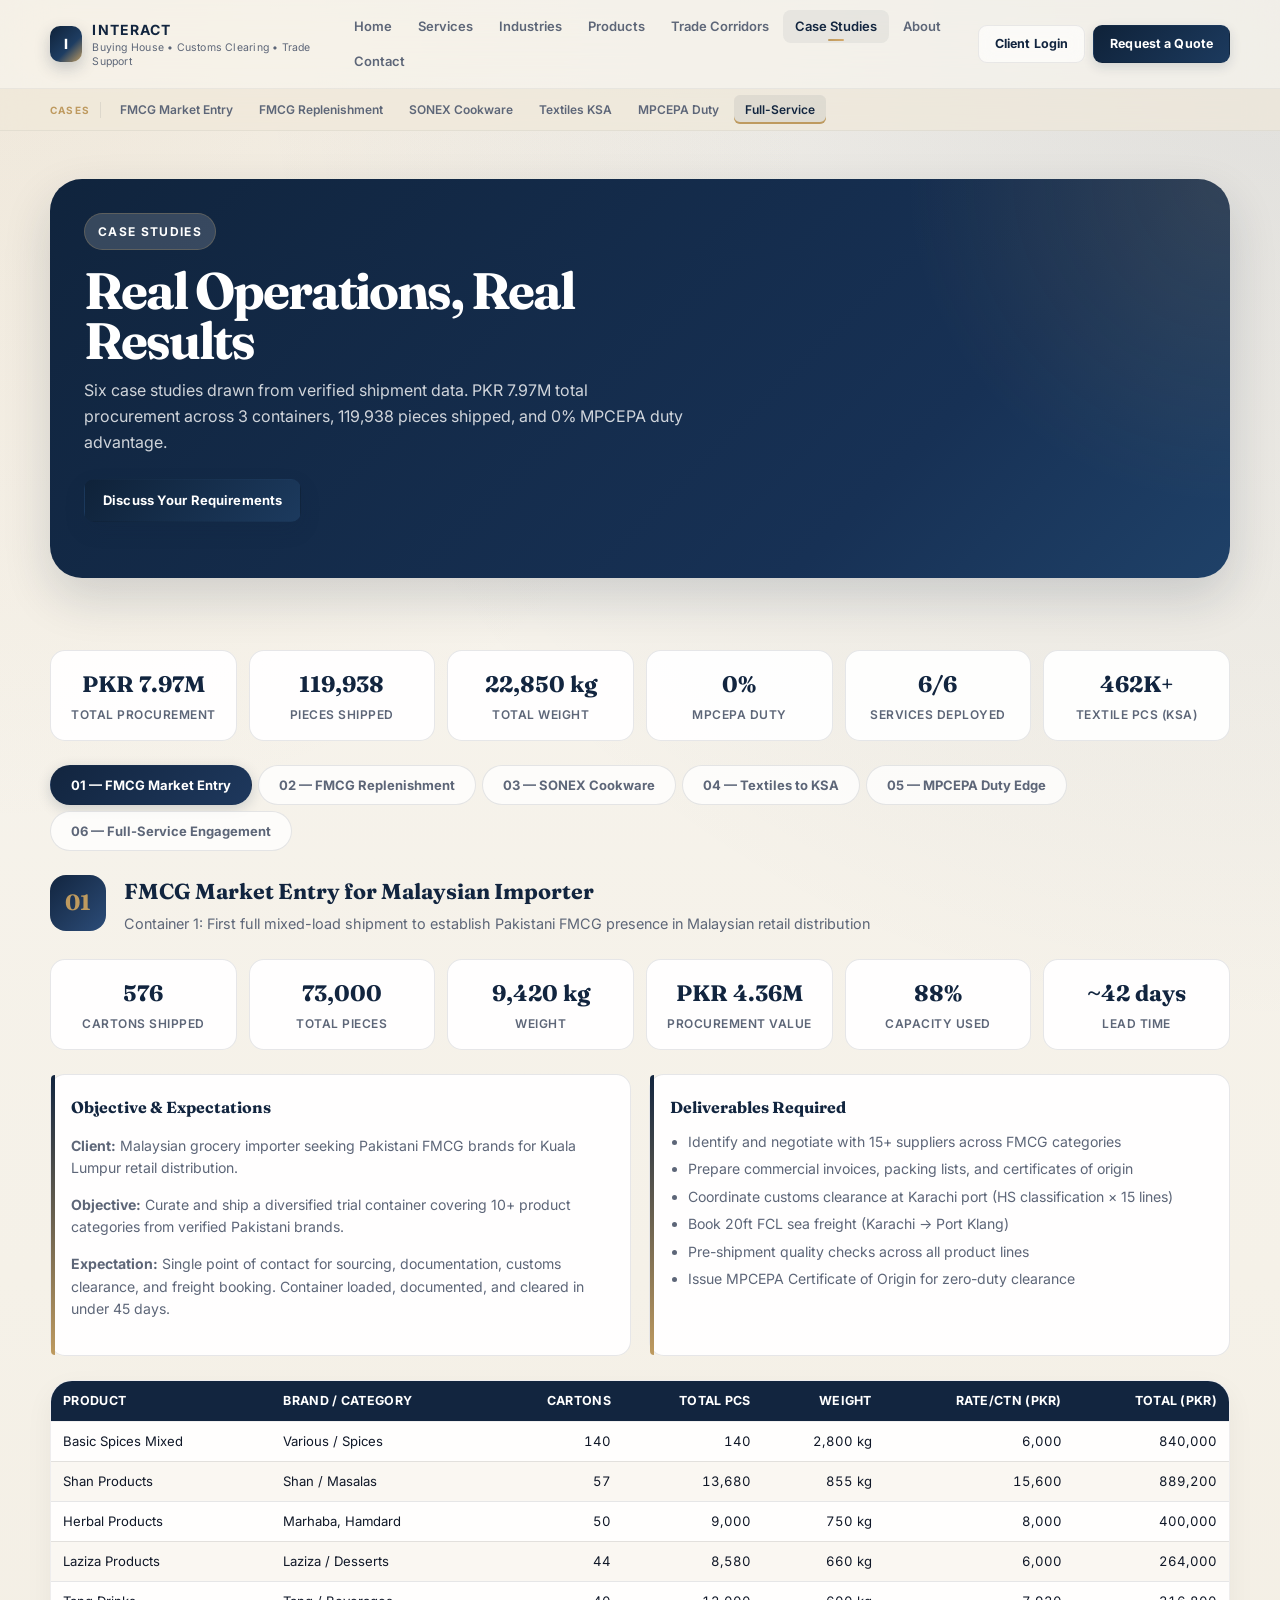
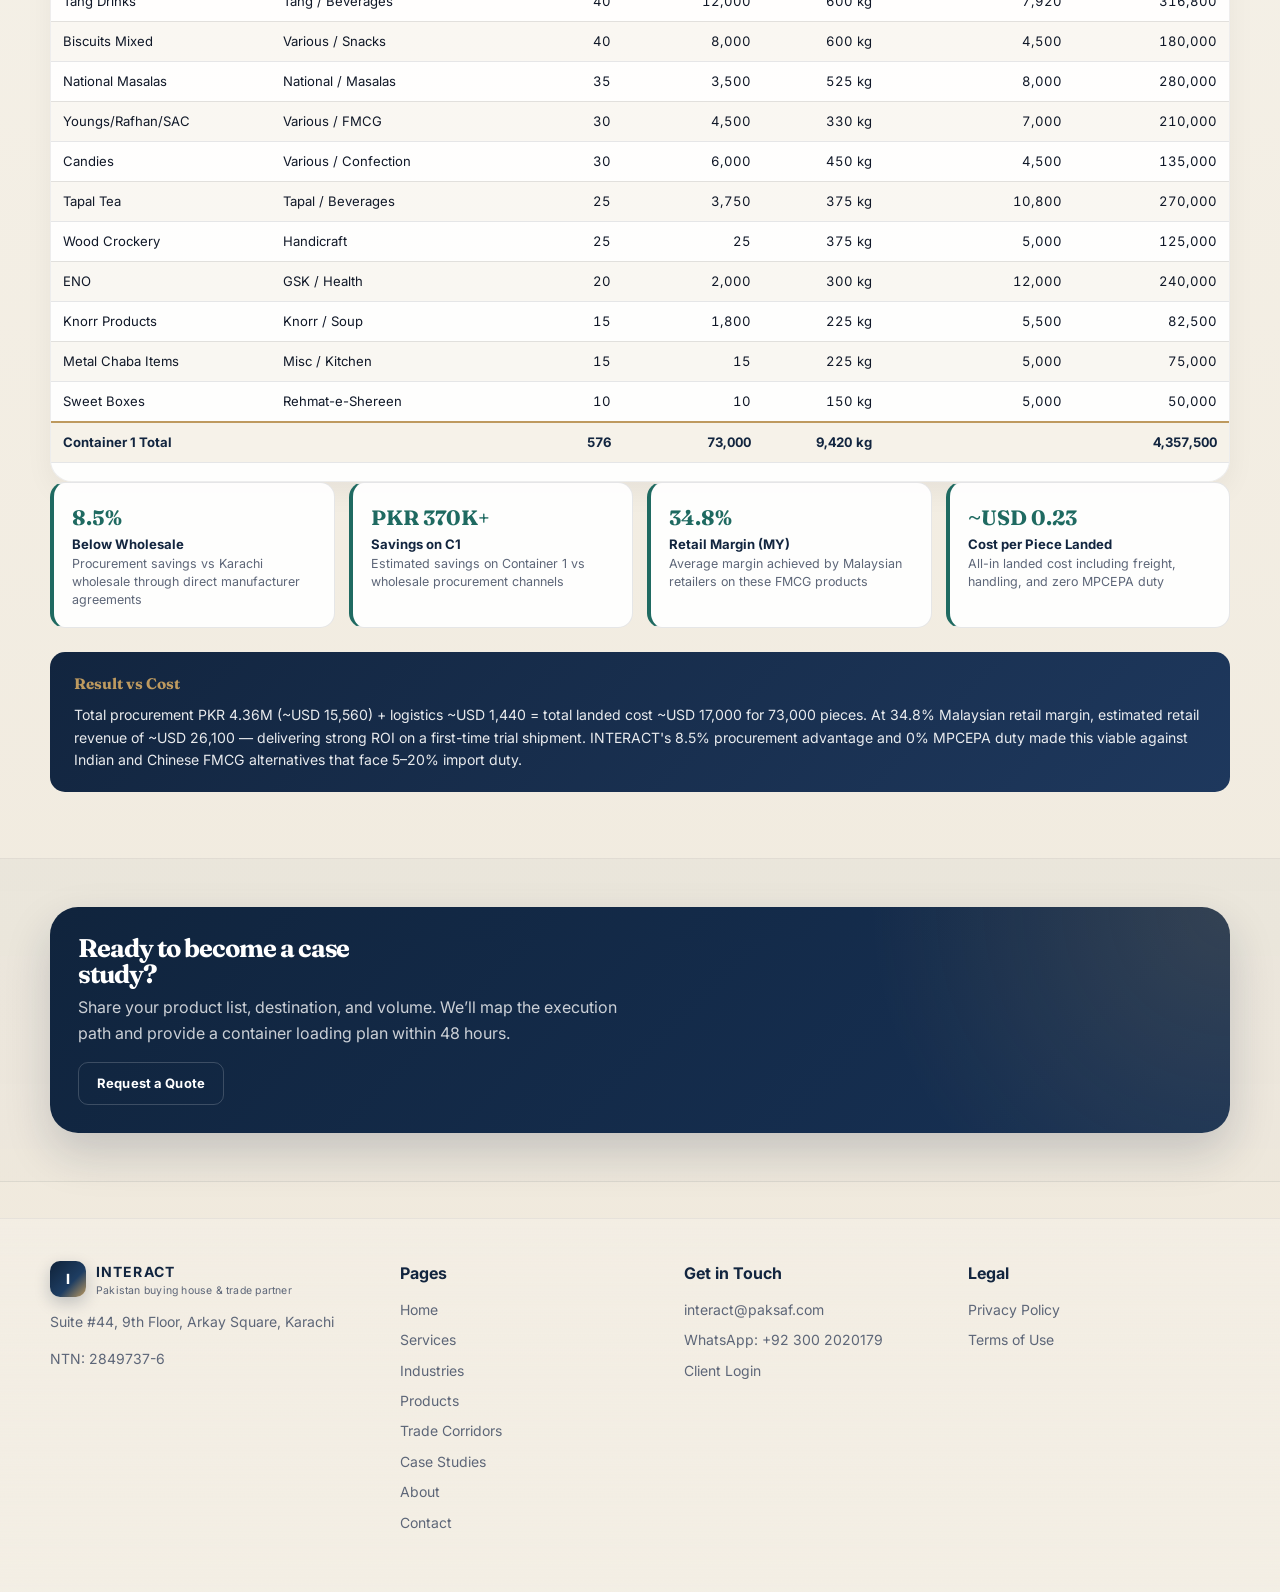
<file: case-studies.html>
<!doctype html>
<html lang="en">
<head>
  <meta charset="utf-8" />
  <meta name="viewport" content="width=device-width, initial-scale=1" />
  <title>INTERACT â Case Studies</title>
  <meta name="description" content="Real case studies from INTERACT export operations: FMCG market entry, replenishment cycles, SONEX cookware, home textiles to KSA, MPCEPA duty advantage, and full-service engagement." />
  <link rel="preconnect" href="https://fonts.googleapis.com">
  <link rel="preconnect" href="https://fonts.gstatic.com" crossorigin>
  <link href="https://fonts.googleapis.com/css2?family=Fraunces:opsz,wght@9..144,500;9..144,600;9..144,700&family=Inter:wght@400;500;600;700;800&display=swap" rel="stylesheet">
  <link rel="stylesheet" href="assets/styles.css" />
  <style>
    /* ââ Case Study Tabs ââ */
    .cs-tab-nav { display:flex; gap:6px; flex-wrap:wrap; margin-bottom:24px; }
    .cs-tab-btn {
      padding:11px 20px; border-radius:999px; border:1px solid var(--line);
      background:var(--surface); font-size:13px; font-weight:700; cursor:pointer;
      color:var(--muted); transition:all .2s ease; font-family:var(--sans);
    }
    .cs-tab-btn:hover { background:var(--surface-strong); color:var(--brand); border-color:var(--accent-line); }
    .cs-tab-btn.active {
      background:linear-gradient(135deg,var(--brand),var(--brand-2));
      color:#fff; border-color:transparent; box-shadow:0 4px 14px rgba(18,37,63,0.18);
    }
    .cs-panel { display:none; }
    .cs-panel.active { display:block; }

    /* ââ Case Header ââ */
    .cs-header { display:flex; align-items:flex-start; gap:18px; margin-bottom:24px; }
    .cs-num {
      flex-shrink:0; width:56px; height:56px; border-radius:16px;
      background:linear-gradient(135deg,var(--brand),var(--brand-3));
      color:var(--accent); font-family:var(--display); font-weight:700; font-size:22px;
      display:flex; align-items:center; justify-content:center;
    }
    .cs-header-text h3 { font-family:var(--display); font-size:1.35rem; color:var(--brand); margin:0 0 4px; }
    .cs-header-text p { font-size:.9rem; color:var(--muted); margin:0; line-height:1.5; }

    /* ââ Metric Strip ââ */
    .metric-strip { display:grid; grid-template-columns:repeat(auto-fit, minmax(150px, 1fr)); gap:12px; margin-bottom:24px; }
    .metric-card {
      background:var(--surface-strong); border:1px solid var(--line); border-radius:var(--radius-sm);
      padding:16px; text-align:center;
    }
    .metric-card .m-num { font-family:var(--display); font-size:1.4rem; font-weight:700; color:var(--brand); }
    .metric-card .m-label { font-size:.75rem; color:var(--muted); margin-top:2px; font-weight:600; text-transform:uppercase; letter-spacing:.5px; }

    /* ââ Two-Column Detail ââ */
    .cs-detail-grid { display:grid; grid-template-columns:1fr 1fr; gap:18px; margin-bottom:24px; }
    @media (max-width:768px) { .cs-detail-grid { grid-template-columns:1fr; } }
    .cs-detail-box {
      background:var(--surface-strong); border:1px solid var(--line); border-radius:var(--radius-sm);
      padding:20px; position:relative;
    }
    .cs-detail-box::before {
      content:''; position:absolute; left:0; top:0; bottom:0; width:4px;
      border-radius:var(--radius-sm) 0 0 var(--radius-sm);
      background:linear-gradient(180deg,var(--brand),var(--accent));
    }
    .cs-detail-box h4 { font-family:var(--display); font-size:1rem; color:var(--brand); margin:0 0 10px; }
    .cs-detail-box p, .cs-detail-box li { font-size:.88rem; color:var(--muted); line-height:1.6; }
    .cs-detail-box ul { padding-left:18px; margin:8px 0 0; }
    .cs-detail-box li { margin-bottom:5px; }

    /* ââ Data Table (compact) ââ */
    .cs-table { width:100%; border-collapse:collapse; font-size:.82rem; margin-bottom:18px; }
    .cs-table th {
      background:var(--brand); color:#fff; padding:10px 12px; text-align:left;
      font-weight:700; font-size:.78rem; text-transform:uppercase; letter-spacing:.3px;
    }
    .cs-table th.r { text-align:right; }
    .cs-table td { padding:9px 12px; border-bottom:1px solid var(--line); color:var(--text); }
    .cs-table td.r { text-align:right; font-variant-numeric:tabular-nums; }
    .cs-table tr:nth-child(even) td { background:rgba(245,241,232,0.5); }
    .cs-table tr.total td { background:var(--accent-soft); font-weight:700; color:var(--brand); border-top:2px solid var(--accent); }
    .cs-table tr.highlight td { background:rgba(31,106,97,0.08); color:var(--success); font-weight:700; }

    /* ââ KPI Row ââ */
    .kpi-row { display:grid; grid-template-columns:repeat(auto-fit, minmax(180px, 1fr)); gap:14px; margin-bottom:24px; }
    .kpi-card {
      background:var(--surface-strong); border:1px solid var(--line); border-radius:var(--radius-sm);
      padding:18px; border-left:4px solid var(--success);
    }
    .kpi-card .k-num { font-family:var(--display); font-size:1.3rem; font-weight:700; color:var(--success); }
    .kpi-card .k-label { font-size:.82rem; font-weight:700; color:var(--brand); margin:3Àx 0 5px; }
    .kpi-card .k-desc { font-size:.78rem; color:var(--muted); line-height:1.45; }

    /* ââ Insight Box ââ */
    .cs-insight {
      background:linear-gradient(135deg,var(--brand),var(--brand-2));
      color:#fff; border-radius:var(--radius-sm); padding:20px 24px; margin-bottom:18px;
    }
    .cs-insight h4 { font-family:var(--display); color:var(--accent); margin:0 0 8px; font-size:.95rem; }
    .cs-insight p { font-size:.88rem; line-height:1.6; margin:0; opacity:.9; }

    /* ââ Comparison highlight ââ */
    .cs-vs { color:var(--success); font-weight:700; }

    /* ââ Scorecard ââ */
    .score-grid { display:grid; grid-template-columns:1fr 1fr; gap:12px; margin-bottom:22px; }
    @media (max-width:640px) { .score-grid { grid-template-columns:1fr; } }
    .score-item {
      display:flex; align-items:flex-start; gap:12px; padding:14px 16px;
      background:var(--surface-strong); border:1px solid var(--line); border-radius:var(--radius-sm);
    }
    .score-badge {
      flex-shrink:0; width:44px; height:44px; border-radius:12px;
      background:linear-gradient(135deg,var(--success),#28896E);
      color:#fff; font-family:var(--display); font-weight:700; font-size:.9rem;
      display:flex; align-items:center; justify-content:center;
    }
    .score-badge.gold { background:linear-gradient(135deg,var(--accent),#d4b87a); }
    .score-item h5 { font-size:.85rem; color:var(--brand); margin:0 0 3px; }
    .score-item p { font-size:.78rem; color:var(--muted); margin:0; line-height:1.45; }
  </style>
</head>
<body>
  <header class="site-header">
    <div class="container header-inner">
      <a class="brand" href="index.html"><span class="brand-mark">I</span><span class="brand-copy"><strong>INTERACT</strong><span>Buying House &bull; Customs Clearing &bull; Trade Support</span></span></a>
      <button class="nav-toggle" data-nav-toggle aria-label="Open navigation">Menu</button>
      <nav class="site-nav" data-nav>
        <a href="index.html">Home</a>
        <a href="services.html">Services</a>
        <a href="industries.html">Industries</a>
        <a href="products.html">Products</a>
        <a href="corridors.html">Trade Corridors</a>
        <a href="case-studies.html" class="active">Case Studies</a>
        <a href="about.html">About</a>
        <a href="contact.html">Contact</a>
      </nav>
      <div class="header-actions"><a class="btn secondary" href="client-login.html">Client Login</a><a class="btn primary" href="contact.html#rfq">Request a Quote</a></div>
    </div>
  </header>
  <nav class="page-subnav">
    <div class="container">
      <span class="subnav-label">Cases</span>
      <a href="#cs1">FMCG Market Entry</a>
      <a href="#cs2">FMCG Replenishment</a>
      <a href="#cs3">SONEX Cookware</a>
      <a href="#cs4">Textiles KSA</a>
      <a href="#cs5">MPCEPA Duty</a>
      <a href="#cs6">Full-Service</a>
    </div>
  </nav>

  <section class="page-hero"><div class="container"><div class="page-hero-box">
    <span class="eyebrow" style="background:rgba(255,255,255,.16);color:white;">Case Studies</span>
    <h1>Real Operations, Real Results</h1>
    <p>Six case studies drawn from verified shipment data. PKR 7.97M total procurement across 3 containers, 119,938 pieces shipped, and 0% MPCEPA duty advantage.</p>
    <div class="hero-actions"><a class="btn primary" href="contact.html#rfq">Discuss Your Requirements</a></div>
  </div></div></section>

  <main>

    <!-- ââ SUMMARY STRIP ââ -->
    <section class="section">
      <div class="container">
        <div class="metric-strip">
          <div class="metric-card"><div class="m-num">PKR 7.97M</div><div class="m-label">Total Procurement</div></div>
          <div class="metric-card"><div class="m-num">119,938</div><div class="m-label">Pieces Shipped</div></div>
          <div class="metric-card"><div class="m-num">22,850 kg</div><div class="m-label">Total Weight</div></div>
          <div class="metric-card"><div class="m-num">0%</div><div class="m-label">MPCEPA Duty</div></div>
          <div class="metric-card"><div class="m-num">6/6</div><div class="m-label">Services Deployed</div></div>
          <div class="metric-card"><div class="m-num">462K+</div><div class="m-label">Textile Pcs (KSA)</div></div>
        </div>

        <!-- ââ TABS ââ -->
        <div class="cs-tab-nav">
          <button class="cs-tab-btn active" data-cs="cs1">01 &mdash; FMCG Market Entry</button>
          <button class="cs-tab-btn" data-cs="cs2">02 &mdash; FMCG Replenishment</button>
          <button class="cs-tab-btn" data-cs="cs3">03 &mdash; SONEX Cookware</button>
          <button class="cs-tab-btn" data-cs="cs4">04 &mdash; Textiles to KSA</button>
          <button class="cs-tab-btn" data-cs="cs5">05 &mdash; MPCEPA Duty Edge</button>
          <button class="cs-tab-btn" data-cs="cs6">06 &mdash; Full-Service Engagement</button>
        </div>

        <!-- âââââââââââ CS1: FMCG MARKET ENTRY âââââââââââ -->
        <div class="cs-panel active" id="cs1">
          <div class="cs-header">
            <div class="cs-num">01</div>
            <div class="cs-header-text">
              <h3>FMCG Market Entry for Malaysian Importer</h3>
              <p>Container 1: First full mixed-load shipment to establish Pakistani FMCG presence in Malaysian retail distribution</p>
            </div>
          </div>

          <div class="metric-strip">
            <div class="metric-card"><div class="m-num">576</div><div class="m-label">Cartons Shipped</div></div>
            <div class="metric-card"><div class="m-num">73,000</div><div class="m-label">Total Pieces</div></div>
            <div class="metric-card"><div class="m-num">9,420 kg</div><div class="m-label">Weight</div></div>
            <div class="metric-card"><div class="m-num">PKR 4.36M</div><div class="m-label">Procurement Value</div></div>
            <div class="metric-card"><div class="m-num">88%</div><div class="m-label">Capacity Used</div></div>
            <div class="metric-card"><div class="m-num">~42 days</div><div class="m-label">Lead Time</div></div>
          </div>

          <div class="cs-detail-grid">
            <div class="cs-detail-box">
              <h4>Objective &amp; Expectations</h4>
              <p><strong>Client:</strong> Malaysian grocery importer seeking Pakistani FMCG brands for Kuala Lumpur retail distribution.</p>
              <p><strong>Objective:</strong> Curate and ship a diversified trial container covering 10+ product categories from verified Pakistani brands.</p>
              <p><strong>Expectation:</strong> Single point of contact for sourcing, documentation, customs clearance, and freight booking. Container loaded, documented, and cleared in under 45 days.</p>
            </div>
            <div class="cs-detail-box">
              <h4>Deliverables Required</h4>
              <ul>
                <li>Identify and negotiate with 15+ suppliers across FMCG categories</li>
                <li>Prepare commercial invoices, packing lists, and certificates of origin</li>
                <li>Coordinate customs clearance at Karachi port (HS classification &times; 15 lines)</li>
                <li>Book 20ft FCL sea freight (Karachi &rarr; Port Klang)</li>
                <li>Pre-shipment quality checks across all product lines</li>
                <li>Issue MPCEPA Certificate of Origin for zero-duty clearance</li>
              </ul>
            </div>
          </div>

          <div class="table-wrap">
            <table class="cs-table">
              <thead><tr><th>Product</th><th>Brand / Category</th><th class="r">Cartons</th><th class="r">Total Pcs</th><th class="r">Weight</th><th class="r">Rate/Ctn (PKR)</th><th class="r">Total (PKR)</th></tr></thead>
              <tbody>
                <tr><td>Basic Spices Mixed</td><td>Various / Spices</td><td class="r">140</td><td class="r">140</td><td class="r">2,800 kg</td><td class="r">6,000</td><td class="r">840,000</td></tr>
                <tr><td>Shan Products</td><td>Shan / Masalas</td><td class="r">57</td><td class="r">13,680</td><td class="r">855 kg</td><td class="r">15,600</td><td class="r">889,200</td></tr>
                <tr><td>Herbal Products</td><td>Marhaba, Hamdard</td><td class="r">50</td><td class="r">9,000</td><td class="r">750 kg</td><td class="r">8,000</td><td class="r">400,000</td></tr>
                <tr><td>Laziza Products</td><td>Laziza / Desserts</td><td class="r">44</td><td class="r">8,580</td><td class="r">660 kg</td><td class="r">6,000</td><td class="r">264,000</td></tr>
                <tr><td>Tang Drinks</td><td>Tang / Beverages</td><td class="r">40</td><td class="r">12,000</td><td class="r">600 kg</td><td class="r">7,920</td><td class="r">316,800</td></tr>
                <tr><td>Biscuits Mixed</td><td>Various / Snacks</td><td class="r">40</td><td class="r">8,000</td><td class="r">600 kg</td><td class="r">4,500</td><td class="r">180,000</td></tr>
                <tr><td>National Masalas</td><td>National / Masalas</td><td class="r">35</td><td class="r">3,500</td><td class="r">525 kg</td><td class="r">8,000</td><td class="r">280,000</td></tr>
                <tr><td>Youngs/Rafhan/SAC</td><td>Various / FMCG</td><td class="r">30</td><td class="r">4,500</td><td class="r">330 kg</td><td class="r">7,000</td><td class="r">210,000</td></tr>
                <tr><td>Candies</td><td>Various / Confection</td><td class="r">30</td><td class="r">6,000</td><td class="r">450 kg</td><td class="r">4,500</td><td class="r">135,000</td></tr>
                <tr><td>Tapal Tea</td><td>Tapal / Beverages</td><td class="r">25</td><td class="r">3,750</td><td class="r">375 kg</td><td class="r">10,800</td><td class="r">270,000</td></tr>
                <tr><td>Wood Crockery</td><td>Handicraft</td><td class="r">25</td><td class="r">25</td><td class="r">375 kg</td><td class="r">5,000</td><td class="r">125,000</td></tr>
                <tr><td>ENO</td><td>GSK / Health</td><td class="r">20</td><td class="r">2,000</td><td class="r">300 kg</td><td class="r">12,000</td><td class="r">240,000</td></tr>
                <tr><td>Knorr Products</td><td>Knorr / Soup</td><td class="r">15</td><td class="r">1,800</td><td class="r">225 kg</td><td class="r">5,500</td><td class="r">82,500</td></tr>
                <tr><td>Metal Chaba Items</td><td>Misc / Kitchen</td><td class="r">15</td><td class="r">15</td><td class="r">225 kg</td><td class="r">5,000</td><td class="r">75,000</td></tr>
                <tr><td>Sweet Boxes</td><td>Rehmat-e-Shereen</td><td class="r">10</td><td class="r">10</td><td class="r">150 kg</td><td class="r">5,000</td><td class="r">50,000</td></tr>
                <tr class="total"><td colspan="2">Container 1 Total</td><td class="r">576</td><td class="r">73,000</td><td class="r">9,420 kg</td><td></td><td class="r">4,357,500</td></tr>
              </tbody>
            </table>
          </div>

          <div class="kpi-row">
            <div class="kpi-card"><div class="k-num">8.5%</div><div class="k-label">Below Wholesale</div><div class="k-desc">Procurement savings vs Karachi wholesale through direct manufacturer agreements</div></div>
            <div class="kpi-card"><div class="k-num">PKR 370K+</div><div class="k-label">Savings on C1</div><div class="k-desc">Estimated savings on Container 1 vs wholesale procurement channels</div></div>
            <div class="kpi-card"><div class="k-num">34.8%</div><div class="k-label">Retail Margin (MY)</div><div class="k-desc">Average margin achieved by Malaysian retailers on these FMCG products</div></div>
            <div class="kpi-card"><div class="k-num">~USD 0.23</div><div class="k-label">Cost per Piece Landed</div><div class="k-desc">All-in landed cost including freight, handling, and zero MPCEPA duty</div></div>
          </div>

          <div class="cs-insight">
            <h4>Result vs Cost</h4>
            <p>Total procurement PKR 4.36M (~USD 15,560) + logistics ~USD 1,440 = total landed cost ~USD 17,000 for 73,000 pieces. At 34.8% Malaysian retail margin, estimated retail revenue of ~USD 26,100 &mdash; delivering strong ROI on a first-time trial shipment. INTERACT's 8.5% procurement advantage and 0% MPCEPA duty made this viable against Indian and Chinese FMCG alternatives that face 5&ndash;20% import duty.</p>
          </div>
        </div>

        <!-- âââââââââââ CS2: FMCG REPLENISHMENT âââââââââââ -->
        <div class="cs-panel" id="cs2">
          <div class="cs-header">
            <div class="cs-num">02</div>
            <div class="cs-header-text">
              <h3>FMCG Replenishment &mdash; Fast-Cycle Restocking</h3>
              <p>Container 2: Data-driven reorder based on Container 1 sell-through, optimised for faster turnaround and higher-velocity SKUs</p>
            </div>
          </div>

          <div class="metric-strip">
            <div class="metric-card"><div class="m-num">265</div><div class="m-label">Cartons</div></div>
            <div class="metric-card"><div class="m-num">46,848</div><div class="m-label">Total Pieces</div></div>
            <div class="metric-card"><div class="m-num">4,930 kg</div><div class="m-label">Weight</div></div>
            <div class="metric-card"><div class="m-num">PKR 2.26M</div><div class="m-label">Value</div></div>
            <div class="metric-card"><div class="m-num">~28 days</div><div class="m-label">Lead Time</div></div>
            <div class="metric-card"><div class="m-num">~USD 0.21</div><div class="m-label">Cost/Piece Landed</div></div>
          </div>

          <div class="cs-detail-grid">
            <div class="cs-detail-box">
              <h4>Objective &amp; Approach</h4>
              <p><strong>Objective:</strong> Replenish fast-moving SKUs from C1 while adjusting quantities based on sell-through data. Reduce lead time by 30% through pre-established supplier relationships.</p>
              <p><strong>Key Difference vs C1:</strong> Smaller container (265 vs 576 ctns) focused on proven sellers. Shan maintained at high volume; low performers like Sweet Boxes dropped. New items (Supari 7up) added based on market feedback.</p>
            </div>
            <div class="cs-detail-box">
              <h4>C1 vs C2 &mdash; Learning Curve</h4>
              <ul>
                <li>Cartons: 576 &rarr; 265 <span class="cs-vs">(&minus;54%, focused load)</span></li>
                <li>Lead Time: ~42 days &rarr; ~28 days <span class="cs-vs">(&minus;33% faster)</span></li>
                <li>Cost/Piece: USD 0.23 &rarr; USD 0.21 <span class="cs-vs">(&minus;9% improvement)</span></li>
                <li>Product Lines: 15 &rarr; 11 <span class="cs-vs">(cut underperformers)</span></li>
                <li>Shan Value Share: 20% &rarr; 28% <span class="cs-vs">(doubled down on winner)</span></li>
                <li>Repeat Rate: 9 of 11 items from C1</li>
              </ul>
            </div>
          </div>

          <div class="table-wrap">
            <table class="cs-table">
              <thead><tr><th>Product</th><th>Brand / Category</th><th class="r">Ctns</th><th class="r">Total Pcs</th><th class="r">Wt (kg)</th><th class="r">Rate/Ctn</th><th class="r">Total (PKR)</th></tr></thead>
              <tbody>
                <tr><td>Shan Products</td><td>Shan / Masalas</td><td class="r">40</td><td class="r">9,600</td><td class="r">600</td><td class="r">15,600</td><td class="r">624,000</td></tr>
                <tr><td>Tang/Knorr/National Mix</td><td>Mixed / FMCG</td><td class="r">40</td><td class="r">8,000</td><td class="r">400</td><td class="r">7,500</td><td class="r">300,000</td></tr>
                <tr><td>Herbal Products</td><td>Marhaba, Hamdard</td><td class="r">30</td><td class="r">5,400</td><td class="r">450</td><td class="r">8,000</td><td class="r">240,000</td></tr>
                <tr><td>Tang Drinks</td><td>Tang / Beverages</td><td class="r">30</td><td class="r">9,000</td><td class="r">450</td><td class="r">7,920</td><td class="r">237,600</td></tr>
                <tr><td>Laziza Products</td><td>Laziza / Desserts</td><td class="r">25</td><td class="r">4,875</td><td class="r">375</td><td class="r">6,000</td><td class="r">150,000</td></tr>
                <tr><td>Basic Spices</td><td>Various / Spices</td><td class="r">25</td><td class="r">25</td><td class="r">500</td><td class="r">6,000</td><td class="r">150,000</td></tr>
                <tr><td>Tapal Tea</td><td>Tapal / Beverages</td><td class="r">20</td><td class="r">3,000</td><td class="r">300</td><td class="r">10,800</td><td class="r">216,000</td></tr>
                <tr><td>Supari 7up</td><td>Various / Snacks</td><td class="r">20</td><td class="r">4,000</td><td class="r">300</td><td class="r">3,000</td><td class="r">60,000</td></tr>
                <tr><td>ENO</td><td>GSK / Health</td><td class="r">15</td><td class="r">1,500</td><td class="r">225</td><td class="r">12,000</td><td class="r">180,000</td></tr>
                <tr><td>Knorr Products</td><td>Knorr / Soup</td><td class="r">12</td><td class="r">1,440</td><td class="r">180</td><td class="r">5,500</td><td class="r">66,000</td></tr>
                <tr><td>Misc Items</td><td>Various / Misc</td><td class="r">8</td><td class="r">8</td><td class="r">150</td><td class="r">5,000</td><td class="r">40,000</td></tr>
                <tr class="total"><td colspan="2">Container 2 Total</td><td class="r">265</td><td class="r">46,848</td><td class="r">4,930</td><td></td><td class="r">2,263,600</td></tr>
              </tbody>
            </table>
          </div>

          <div class="cs-insight">
            <h4>Key Insight</h4>
            <p>The replenishment cycle demonstrates INTERACT&rsquo;s ability to use real sell-through data to optimise the next container. Shan, Tang, and Herbal products proved to be the core pillars &mdash; together representing 49% of C2 value. Lead time improved 33% because supplier relationships and customs codes were already established from C1.</p>
          </div>
        </div>

        <!-- âââââââââââ CS3: SONEX COOKWARE âââââââââââ -->
        <div class="cs-panel" id="cs3">
          <div class="cs-header">
            <div class="cs-num">03</div>
            <div class="cs-header-text">
              <h3>SONEX Cookware &mdash; Single-Brand Container Launch</h3>
              <p>Container 3: Dedicated 40ft FCL of SONEX pressure cookers and cookware for the Malaysian kitchenware market</p>
            </div>
          </div>

          <div class="metric-strip">
            <div class="metric-card"><div class="m-num">90</div><div class="m-label">Units</div></div>
            <div class="metric-card"><div class="m-num">8,500 kg</div><div class="m-label">Weight</div></div>
            <div class="metric-card"><div class="m-num">PKR 1.35M</div><div class="m-label">Value</div></div>
            <div class="metric-card"><div class="m-num">USD 21,457</div><div class="m-label">FOB Proforma</div></div>
            <div class="metric-card"><div class="m-num">95%</div><div class="m-label">Capacity Used</div></div>
            <div class="metric-card"><div class="m-num">40ft FCL</div><div class="m-label">Container Size</div></div>
          </div>

          <div class="cs-detail-grid">
            <div class="cs-detail-box">
              <h4>Objective &amp; Strategy</h4>
              <p><strong>Objective:</strong> Launch SONEX brand in Malaysia through a dedicated cookware container. Different logistics profile from FMCG &mdash; heavy (8,500 kg), high-value single brand, requires 40ft FCL.</p>
              <p><strong>Why Separate:</strong> Weight-to-volume ratio makes mixing with FMCG impractical. Cookware needs dedicated stacking and protection. Single brand simplifies customs classification to one HS code.</p>
              <p><strong>Services Used:</strong> Sourcing (manufacturer liaison), Export Docs (proforma, packing list), Freight (40ft FCL booking), Quality (pre-shipment pressure rating inspection).</p>
            </div>
            <div class="cs-detail-box">
              <h4>Container 3 Manifest</h4>
              <table class="cs-table" style="margin-bottom:0;">
                <thead><tr><th>Product</th><th class="r">Units</th><th class="r">Weight</th><th class="r">Value (PKR)</th><th class="r">FOB (USD)</th></tr></thead>
                <tbody>
                  <tr><td>SONEX Pressure Cooker 3L&ndash;11L</td><td class="r">50</td><td class="r">5,000 kg</td><td class="r">750,000</td><td class="r">~12,800</td></tr>
                  <tr><td>SONEX Elegant Cooker 5L&ndash;7L</td><td class="r">40</td><td class="r">3,500 kg</td><td class="r">600,000</td><td class="r">~8,657</td></tr>
                  <tr class="total"><td>Total C3</td><td class="r">90</td><td class="r">8,500 kg</td><td class="r">1,350,000</td><td class="r">21,457</td></tr>
                </tbody>
              </table>
            </div>
          </div>

          <div class="kpi-row">
            <div class="kpi-card" style="border-left-color:var(--accent);"><div class="k-num" style="color:var(--accent);">~12%</div><div class="k-label">Below Distributor</div><div class="k-desc">Manufacturer-direct via sister concern eliminates middlemen</div></div>
            <div class="kpi-card" style="border-left-color:var(--accent);"><div class="k-num" style="color:var(--accent);">~40%</div><div class="k-label">Faster Customs</div><div class="k-desc">Single HS code reduced processing time vs mixed cookware containers</div></div>
            <div class="kpi-card" style="border-left-color:var(--accent);"><div class="k-num" style="color:var(--accent);">SIRIM Ready</div><div class="k-label">Quality Assured</div><div class="k-desc">Pressure cooker safety ratings verified pre-shipment for Malaysian compliance</div></div>
            <div class="kpi-card" style="border-left-color:var(--accent);"><div class="k-num" style="color:var(--accent);">95%</div><div class="k-label">Load Efficiency</div><div class="k-desc">Competitors average only 70-80% due to poor stacking coordination</div></div>
          </div>

          <div class="cs-insight">
            <h4>Competitive Advantage</h4>
            <p>INTERACT&rsquo;s sister concern relationship with SONEX eliminated middlemen (saving ~12% on unit pricing). Single-brand customs classification cut processing time ~40%. Pre-shipment pressure rating inspection ensures Malaysian SIRIM compliance &mdash; a step competitors shipping via trading houses routinely skip.</p>
          </div>
        </div>

        <!-- âââââââââââ CS4: HOME TEXTILES TO KSA âââââââââââ -->
        <div class="cs-panel" id="cs4">
          <div class="cs-header">
            <div class="cs-num">04</div>
            <div class="cs-header-text">
              <h3>Home Textiles to KSA &mdash; Scale Export Operations</h3>
              <p>462,000+ pieces across 6 invoices: terry towels, bathrobes, hotel bathroom sets, and slippers to Saudi Arabia</p>
            </div>
          </div>

          <div class="metric-strip">
            <div class="metric-card"><div class="m-num">462K+</div><div class="m-label">Pieces Shipped</div></div>
            <div class="metric-card"><div class="m-num">6</div><div class="m-label">Invoices Completed</div></div>
            <div class="metric-card"><div class="m-num">400&ndash;700 GSM</div><div class="m-label">Quality Range</div></div>
            <div class="metric-card"><div class="m-num">USD 1.80&ndash;3.40</div><div class="m-label">Landed Cost / kg</div></div>
            <div class="metric-card"><div class="m-num">0</div><div class="m-label">Invoice Rejections</div></div>
            <div class="metric-card"><div class="m-num">6/6</div><div class="m-label">Services Used</div></div>
          </div>

          <div class="cs-detail-grid">
            <div class="cs-detail-box">
              <h4>Product Range (FOB Karachi)</h4>
              <table class="cs-table" style="margin:0;">
                <thead><tr><th>Product</th><th class="r">FOB (USD)</th><th class="r">FOB (MYR)</th><th>Unit</th><th class="r">GSM</th></tr></thead>
                <tbody>
                  <tr><td>Towel Sets (4-pc)</td><td class="r">8.70&ndash;10.90</td><td class="r">37&ndash;46</td><td>/set</td><td class="r">400</td></tr>
                  <tr><td>Bath Towels (premium)</td><td class="r">27&ndash;30</td><td class="r">115&ndash;130</td><td>/set</td><td class="r">400-500</td></tr>
                  <tr><td>Kitchen Towels</td><td class="r">2.20&ndash;10.90</td><td class="r">9&ndash;46</td><td>/set</td><td class="r">&ndash;</td></tr>
                  <tr><td>Beach / Kamana</td><td class="r">8.70</td><td class="r">37</td><td>/pc</td><td class="r">600-700</td></tr>
                  <tr><td>Bathrobes (Terry)</td><td class="r">6.50&ndash;13.00</td><td class="r">28&ndash;55</td><td>/pc</td><td class="r">&ndash;</td></tr>
                  <tr><td>Hotel Bathroom Sets</td><td class="r">27.20</td><td class="r">115</td><td>/set</td><td class="r">&ndash;</td></tr>
                  <tr><td>Slippers</td><td class="r">1.36&ndash;2.18</td><td class="r">5.80&ndash;9.20</td><td>/pair</td><td class="r">&ndash;</td></tr>
                </tbody>
              </table>
            </div>
            <div class="cs-detail-box">
              <h4>Services Deployed</h4>
              <ul>
                <li><strong>Sourcing:</strong> Verified Pakistani textile mills, GSM specification alignment</li>
                <li><strong>Quality:</strong> GSM testing (400&ndash;700 range), softness and absorbency verified</li>
                <li><strong>Export Docs:</strong> Commercial invoices across 6 separate orders to KSA</li>
                <li><strong>Customs:</strong> HS classification for textile categories, COO issuance</li>
                <li><strong>Freight:</strong> Multiple shipments coordinated to Saudi Arabian ports</li>
                <li><strong>Discrepancy Handling:</strong> Issue resolution on specification deviations</li>
              </ul>
              <p style="margin-top:12px;"><strong>MPCEPA Note:</strong> HS 6302 cotton terry qualifies for 0% duty to Malaysia. Competitors from India, China, Bangladesh face 5&ndash;20% MFN duty on the same products.</p>
            </div>
          </div>

          <div class="cs-insight">
            <h4>Competitor Comparison</h4>
            <p><strong>vs Indian exporters:</strong> Indian towels are competitive on price but face 5% KSA duty. INTERACT&rsquo;s Pakistan origin delivers equivalent quality with better margins. <strong>vs Chinese exporters:</strong> China leads on volume but Pakistani towels (400-700 GSM) are preferred in Gulf markets for softness. <strong>vs Direct mill buying:</strong> Buying from 3-4 mills means 3-4 invoices and quality checks. INTERACT consolidates into a single point of contact with standardised documentation.</p>
          </div>
        </div>

        <!-- âââââââââââ CS5: MPCEPA DUTY ADVANTAGE âââââââââââ -->
        <div class="cs-panel" id="cs5">
          <div class="cs-header">
            <div class="cs-num">05</div>
            <div class="cs-header-text">
              <h3>MPCEPA Zero-Duty &mdash; Structural Cost Advantage</h3>
              <p>Pakistan-Malaysia FTA gives INTERACT 0% import duty vs 5&ndash;20% for India, China, Bangladesh, and Turkey on the Malaysia corridor</p>
            </div>
          </div>

          <div class="table-wrap">
            <table class="cs-table">
              <thead><tr><th>Origin Country</th><th class="r">MFN Duty Rate</th><th>FTA Benefit</th><th class="r">Effective Duty</th><th class="r">Duty on USD 15K Container</th></tr></thead>
              <tbody>
                <tr class="highlight"><td>Pakistan (INTERACT)</td><td class="r">5&ndash;20%</td><td>MPCEPA 0%</td><td class="r">0%</td><td class="r">USD 0</td></tr>
                <tr><td>India</td><td class="r">5&ndash;20%</td><td>None</td><td class="r">5&ndash;20%</td><td class="r">USD 750&ndash;3,000</td></tr>
                <tr><td>China</td><td class="r">5&ndash;20%</td><td>Limited</td><td class="r">5&ndash;15%</td><td class="r">USD 750&ndash;2,250</td></tr>
                <tr><td>Bangladesh</td><td class="r">5&ndash;20%</td><td>LDC preference</td><td class="r">0&ndash;5%</td><td class="r">USD 0&ndash;750</td></tr>
                <tr><td>Turkey</td><td class="r">5&ndash;20%</td><td>None</td><td class="r">5&ndash;20%</td><td class="r">USD 750&ndash;3,000</td></tr>
              </tbody>
            </table>
          </div>

          <div class="section-header" style="margin-top:28px;"><div><div class="kicker">Karachi &rarr; Kuala Lumpur</div><h2>Full Landed Cost Breakdown</h2></div></div>
          <div class="table-wrap">
            <table class="cs-table">
              <thead><tr><th>Cost Component</th><th class="r">Estimated Amount</th><th>Handled By</th></tr></thead>
              <tbody>
                <tr><td>Sea Freight (40ft FCL, KHI &rarr; Port Klang)</td><td class="r">USD 800&ndash;1,200</td><td>INTERACT</td></tr>
                <tr><td>Transit Time</td><td class="r">8&ndash;12 days</td><td>Carrier (OOCL)</td></tr>
                <tr><td>Local Haulage Karachi (factory &rarr; port)</td><td class="r">USD 100&ndash;150</td><td>INTERACT</td></tr>
                <tr><td>Port Handling &amp; Documentation (Karachi)</td><td class="r">USD 150&ndash;200</td><td>Trade Port (C&amp;F)</td></tr>
                <tr><td>Port Klang Terminal Handling</td><td class="r">USD 200&ndash;250</td><td>MY Agent</td></tr>
                <tr><td>Inland Transport (Port Klang &rarr; KL)</td><td class="r">USD 80&ndash;120</td><td>MY Agent</td></tr>
                <tr><td>Insurance (0.3% CIF value)</td><td class="r">~USD 50&ndash;100</td><td>INTERACT</td></tr>
                <tr class="highlight"><td>MPCEPA Preferential Duty (HS 6302)</td><td class="r">0% (zero under FTA)</td><td>Auto via CO</td></tr>
                <tr><td>Malaysia Sales Tax (SST)</td><td class="r">10%</td><td>MY Import</td></tr>
                <tr><td>Customs Clearance &amp; Agent Fees (MY)</td><td class="r">USD 100&ndash;150</td><td>MY Agent</td></tr>
                <tr class="total"><td>Total per 40ft Container</td><td class="r">USD 1,480&ndash;2,170</td><td></td></tr>
              </tbody>
            </table>
          </div>

          <div class="cs-insight">
            <h4>Bottom Line</h4>
            <p>On a USD 15,000 FMCG container, INTERACT saves the Malaysian importer USD 750&ndash;3,000 in duty costs alone &mdash; before any procurement savings. MPCEPA applies to HS 6302 (cotton terry), most FMCG food items, and selected cookware. Certificate of Origin issued by INTERACT for every shipment.</p>
          </div>
        </div>

        <!-- âââââââââââ CS6: FULL-SERVICE ENGAGEMENT âââââââââââ -->
        <div class="cs-panel" id="cs6">
          <div class="cs-header">
            <div class="cs-num">06</div>
            <div class="cs-header-text">
              <h3>Full-Service Engagement &mdash; 3 Containers, All Services</h3>
              <p>The complete INTERACT operation: PKR 7.97M across FMCG, cookware, and all 6 service lines deployed simultaneously</p>
            </div>
          </div>

          <div class="metric-strip">
            <div class="metric-card"><div class="m-num">PKR 7.97M</div><div class="m-label">Total Procurement</div></div>
            <div class="metric-card"><div class="m-num">119,938</div><div class="m-label">Total Pieces</div></div>
            <div class="metric-card"><div class="m-num">22,850 kg</div><div class="m-label">Total Weight</div></div>
            <div class="metric-card"><div class="m-num">3</div><div class="m-label">Containers</div></div>
            <div class="metric-card"><div class="m-num">25+</div><div class="m-label">Brands Covered</div></div>
            <div class="metric-card"><div class="m-num">6/6</div><div class="m-label">Services Used</div></div>
          </div>

          <div class="table-wrap">
            <table class="cs-table">
              <thead><tr><th>Container</th><th>Type</th><th>Size</th><th class="r">Cartons/Units</th><th class="r">Total Pieces</th><th class="r">Weight</th><th class="r">Value (PKR)</th><th class="r">~USD</th></tr></thead>
              <tbody>
                <tr><td>Container 1</td><td>FMCG Mixed</td><td>20ft FCL</td><td class="r">576 ctns</td><td class="r">73,000</td><td class="r">9,420 kg</td><td class="r">4,357,500</td><td class="r">15,560</td></tr>
                <tr><td>Container 2</td><td>FMCG Replenishment</td><td>20ft FCL</td><td class="r">265 ctns</td><td class="r">46,848</td><td class="r">4,930 kg</td><td class="r">2,263,600</td><td class="r">8,084</td></tr>
                <tr><td>Container 3</td><td>SONEX Cookware</td><td>40ft FCL</td><td class="r">90 units</td><td class="r">90</td><td class="r">8,500 kg</td><td class="r">1,350,000</td><td class="r">21,457</td></tr>
                <tr class="total"><td colspan="3">Grand Total</td><td class="r">931</td><td class="r">119,938</td><td class="r">22,850 kg</td><td class="r">7,971,100</td><td class="r">45,101</td></tr>
              </tbody>
            </table>
          </div>

          <div class="section-header" style="margin-top:24px;"><div><div class="kicker">Service deployment</div><h2>What was deployed per container</h2></div></div>
          <div class="table-wrap">
            <table class="cs-table">
              <thead><tr><th>Service</th><th>C1: FMCG Mixed</th><th>C2: Restock</th><th>C3: SONEX</th></tr></thead>
              <tbody>
                <tr><td><strong>Buying House</strong></td><td>15 suppliers identified</td><td>9 suppliers (repeat)</td><td>1 manufacturer direct</td></tr>
                <tr><td><strong>Customs Clearing</strong></td><td>HS classification &times; 15</td><td>Expedited (repeat codes)</td><td>Single HS code</td></tr>
                <tr><td><strong>Export Docs</strong></td><td>Full doc set &times; 15 lines</td><td>Streamlined reissue</td><td>Proforma + PL</td></tr>
                <tr><td><strong>Freight</strong></td><td>20ft FCL booked</td><td>20ft FCL booked</td><td>40ft FCL (heavy)</td></tr>
                <tr><td><strong>Quality</strong></td><td>Pre-ship check &times; 15</td><td>Spot checks (known)</td><td>Pressure rating test</td></tr>
                <tr><td><strong>Market Entry</strong></td><td>MPCEPA CO issued</td><td>MPCEPA CO (repeat)</td><td>MPCEPA CO issued</td></tr>
              </tbody>
            </table>
          </div>

          <!-- SCORECARD -->
          <div class="section-header" style="margin-top:24px;"><div><div class="kicker">Customer verdict</div><h2>INTERACT Scorecard</h2></div></div>
          <div class="score-grid">
            <div class="score-item"><div class="score-badge">9/10</div><div><h5>Sourcing Depth</h5><p>25+ brands across FMCG, cookware, textiles. Direct manufacturer access via sister concerns.</p></div></div>
            <div class="score-item"><div class="score-badge">9/10</div><div><h5>Documentation Quality</h5><p>Full manifests, invoices, packing lists, COO for every container. Password-protected client portal.</p></div></div>
            <div class="score-item"><div class="score-badge">9/10</div><div><h5>Cost Competitiveness</h5><p>8.5% below wholesale + 0% MPCEPA duty = structural advantage no competitor can match.</p></div></div>
            <div class="score-item"><div class="score-badge">8/10</div><div><h5>Logistics Execution</h5><p>3 containers shipped successfully. 88-95% capacity utilisation. OOCL carrier, 8-12 day transit.</p></div></div>
            <div class="score-item"><div class="score-badge">10/10</div><div><h5>Transparency &amp; Data</h5><p>Full line-item pricing, weight, carton counts on website. Unmatched for a buying house.</p></div></div>
            <div class="score-item"><div class="score-badge">8/10</div><div><h5>Speed &amp; Responsiveness</h5><p>42-day initial lead time improved to 28 days by C2. WhatsApp + email. 48-hour quotes.</p></div></div>
            <div class="score-item"><div class="score-badge">8/10</div><div><h5>Multi-Segment Capability</h5><p>FMCG + Cookware + Textiles + Leather. Few competitors cover this range from one engagement.</p></div></div>
            <div class="score-item"><div class="score-badge gold">7/10</div><div><h5>Scale &amp; Track Record</h5><p>462K+ pcs to KSA, 120K pcs to MY. Growing but still building reference base vs established houses.</p></div></div>
          </div>

          <div class="cs-insight">
            <h4>Overall: 8.5 / 10</h4>
            <p>A highly credible, data-transparent trade partner with a structural MPCEPA advantage. Best suited for importers entering the Malaysian market from Pakistan. The repetition from C1 to C2 demonstrates efficiency gains: lead time dropped 33%, customs processing time dropped ~40%, and per-piece cost improved 9%.</p>
          </div>
        </div>

      </div>
    </section>

    <!-- CTA -->
    <section class="section band">
      <div class="container">
        <div class="quote-band" style="margin-top:0;">
          <h2>Ready to become a case study?</h2>
          <p>Share your product list, destination, and volume. We&rsquo;ll map the execution path and provide a container loading plan within 48 hours.</p>
          <a class="btn ghost" href="contact.html#rfq">Request a Quote</a>
        </div>
      </div>
    </section>
  </main>

  <footer class="site-footer">
    <div class="container footer-grid">
      <div><div class="brand" style="margin-bottom:10px;"><span class="brand-mark">I</span><span class="brand-copy"><strong>INTERACT</strong><span>Pakistan buying house &amp; trade partner</span></span></div><p>Suite #44, 9th Floor, Arkay Square, Karachi</p><p class="notice">NTN: 2849737-6</p></div>
      <div><h4>Pages</h4><ul><li><a href="index.html">Home</a></li><li><a href="services.html">Services</a></li><li><a href="industries.html">Industries</a></li><li><a href="products.html">Products</a></li><li><a href="corridors.html">Trade Corridors</a></li><li><a href="case-studies.html">Case Studies</a></li><li><a href="about.html">About</a></li><li><a href="contact.html">Contact</a></li></ul></div>
      <div><h4>Get in Touch</h4><ul><li><a href="mailto:interact@paksaf.com">interact@paksaf.com</a></li><li><a href="https://wa.me/923002020179" target="_blank" rel="noopener">WhatsApp: +92 300 2020179</a></li><li><a href="client-login.html">Client Login</a></li></ul></div>
      <div><h4>Legal</h4><ul><li><a href="privacy.html">Privacy Policy</a></li><li><a href="terms.html">Terms of Use</a></li></ul></div>
    </div>
  </footer>
  <script src="assets/main.js"></script>
  <script>
    document.querySelectorAll('.cs-tab-btn').forEach(btn => {
      btn.addEventListener('click', () => {
        document.querySelectorAll('.cs-tab-btn').forEach(b => b.classList.remove('active'));
        document.querySelectorAll('.cs-panel').forEach(p => p.classList.remove('active'));
        btn.classList.add('active');
        document.getElementById(btn.dataset.cs).classList.add('active');
      });
    });
  </script>
</body>
</html>
</file>
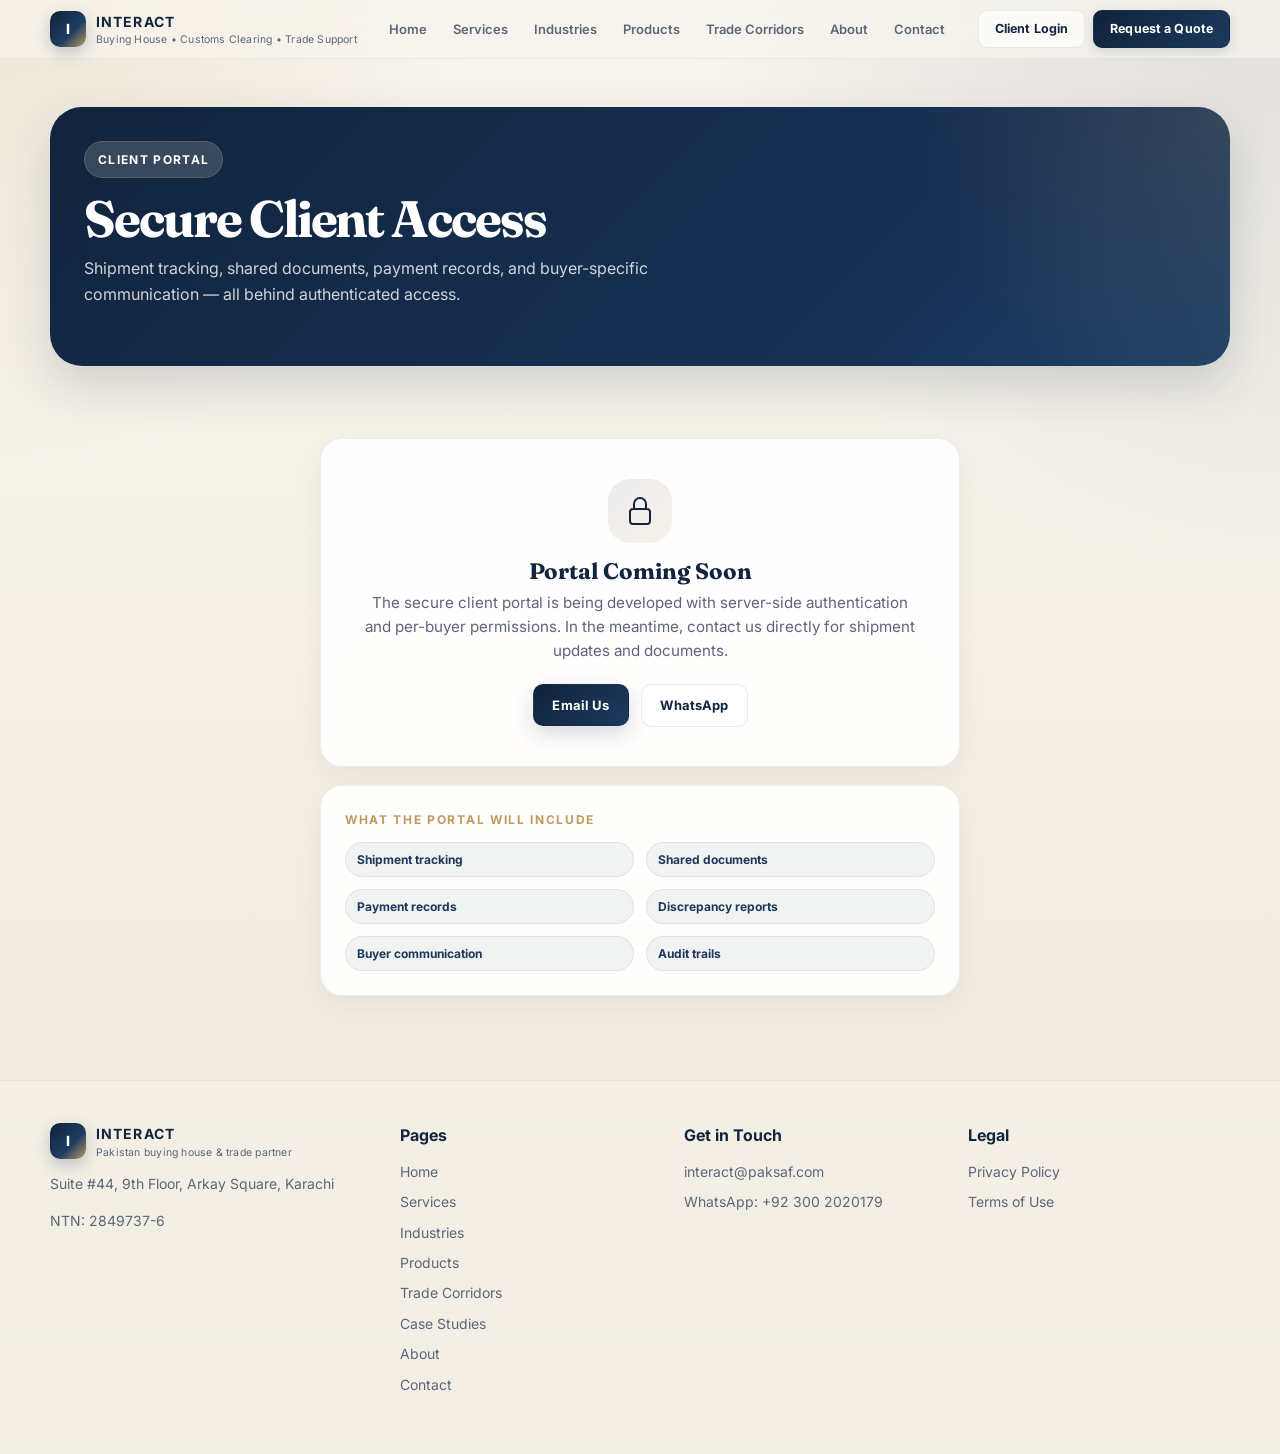
<file: client-login.html>
<!doctype html>
<html lang="en">
<head>
  <meta charset="utf-8" />
  <meta name="viewport" content="width=device-width, initial-scale=1" />
  <title>INTERACT — Client Login</title>
  <meta name="description" content="Secure client portal for INTERACT trade partners — shipment tracking, documents, and payment records." />
  <link rel="preconnect" href="https://fonts.googleapis.com">
  <link rel="preconnect" href="https://fonts.gstatic.com" crossorigin>
  <link href="https://fonts.googleapis.com/css2?family=Fraunces:opsz,wght@9..144,500;9..144,600;9..144,700&family=Inter:wght@400;500;600;700;800&display=swap" rel="stylesheet">
  <link rel="stylesheet" href="assets/styles.css" />
</head>
<body>
  <header class="site-header">
    <div class="container header-inner">
      <a class="brand" href="index.html"><span class="brand-mark">I</span><span class="brand-copy"><strong>INTERACT</strong><span>Buying House &bull; Customs Clearing &bull; Trade Support</span></span></a>
      <button class="nav-toggle" data-nav-toggle aria-label="Open navigation">Menu</button>
      <nav class="site-nav" data-nav>
        <a href="index.html">Home</a><a href="services.html">Services</a><a href="industries.html">Industries</a><a href="products.html">Products</a><a href="corridors.html">Trade Corridors</a><a href="about.html">About</a><a href="contact.html">Contact</a>
      </nav>
      <div class="header-actions"><a class="btn secondary" href="client-login.html">Client Login</a><a class="btn primary" href="contact.html#rfq">Request a Quote</a></div>
    </div>
  </header>

  <section class="page-hero"><div class="container"><div class="page-hero-box">
    <span class="eyebrow" style="background:rgba(255,255,255,.16);color:white;">Client Portal</span>
    <h1>Secure Client Access</h1>
    <p>Shipment tracking, shared documents, payment records, and buyer-specific communication — all behind authenticated access.</p>
  </div></div></section>

  <main>
    <section class="section">
      <div class="container" style="max-width:640px;">
        <div class="card" style="text-align:center; padding:40px;">
          <div class="ic" style="margin:0 auto 16px; width:64px; height:64px; border-radius:22px;">
            <svg xmlns="http://www.w3.org/2000/svg" fill="none" viewBox="0 0 24 24" stroke-width="1.5" stroke="currentColor" style="width:32px;height:32px;"><path stroke-linecap="round" stroke-linejoin="round" d="M16.5 10.5V6.75a4.5 4.5 0 1 0-9 0v3.75m-.75 11.25h10.5a2.25 2.25 0 0 0 2.25-2.25v-6.75a2.25 2.25 0 0 0-2.25-2.25H6.75a2.25 2.25 0 0 0-2.25 2.25v6.75a2.25 2.25 0 0 0 2.25 2.25Z"/></svg>
          </div>
          <h3 style="font-size:1.4rem;">Portal Coming Soon</h3>
          <p>The secure client portal is being developed with server-side authentication and per-buyer permissions. In the meantime, contact us directly for shipment updates and documents.</p>
          <div style="display:flex; gap:12px; justify-content:center; margin-top:20px; flex-wrap:wrap;">
            <a class="btn primary" href="mailto:interact@paksaf.com">Email Us</a>
            <a class="btn secondary" href="https://wa.me/923002020179" target="_blank" rel="noopener">WhatsApp</a>
          </div>
        </div>

        <div class="card" style="margin-top:18px;">
          <div class="kicker">What the portal will include</div>
          <div style="display:grid; grid-template-columns:1fr 1fr; gap:12px; margin-top:12px;">
            <div class="tag">Shipment tracking</div>
            <div class="tag">Shared documents</div>
            <div class="tag">Payment records</div>
            <div class="tag">Discrepancy reports</div>
            <div class="tag">Buyer communication</div>
            <div class="tag">Audit trails</div>
          </div>
        </div>
      </div>
    </section>
  </main>

  <footer class="site-footer">
    <div class="container footer-grid">
      <div><div class="brand" style="margin-bottom:10px;"><span class="brand-mark">I</span><span class="brand-copy"><strong>INTERACT</strong><span>Pakistan buying house &amp; trade partner</span></span></div><p>Suite #44, 9th Floor, Arkay Square, Karachi</p><p class="notice">NTN: 2849737-6</p></div>
      <div><h4>Pages</h4><ul><li><a href="index.html">Home</a></li><li><a href="services.html">Services</a></li><li><a href="industries.html">Industries</a></li><li><a href="products.html">Products</a></li><li><a href="corridors.html">Trade Corridors</a></li><li><a href="case-studies.html">Case Studies</a></li><li><a href="about.html">About</a></li><li><a href="contact.html">Contact</a></li></ul></div>
      <div><h4>Get in Touch</h4><ul><li><a href="mailto:interact@paksaf.com">interact@paksaf.com</a></li><li><a href="https://wa.me/923002020179" target="_blank" rel="noopener">WhatsApp: +92 300 2020179</a></li></ul></div>
      <div><h4>Legal</h4><ul><li><a href="privacy.html">Privacy Policy</a></li><li><a href="terms.html">Terms of Use</a></li></ul></div>
    </div>
  </footer>
  <script src="assets/main.js"></script>
</body>
</html>
</file>
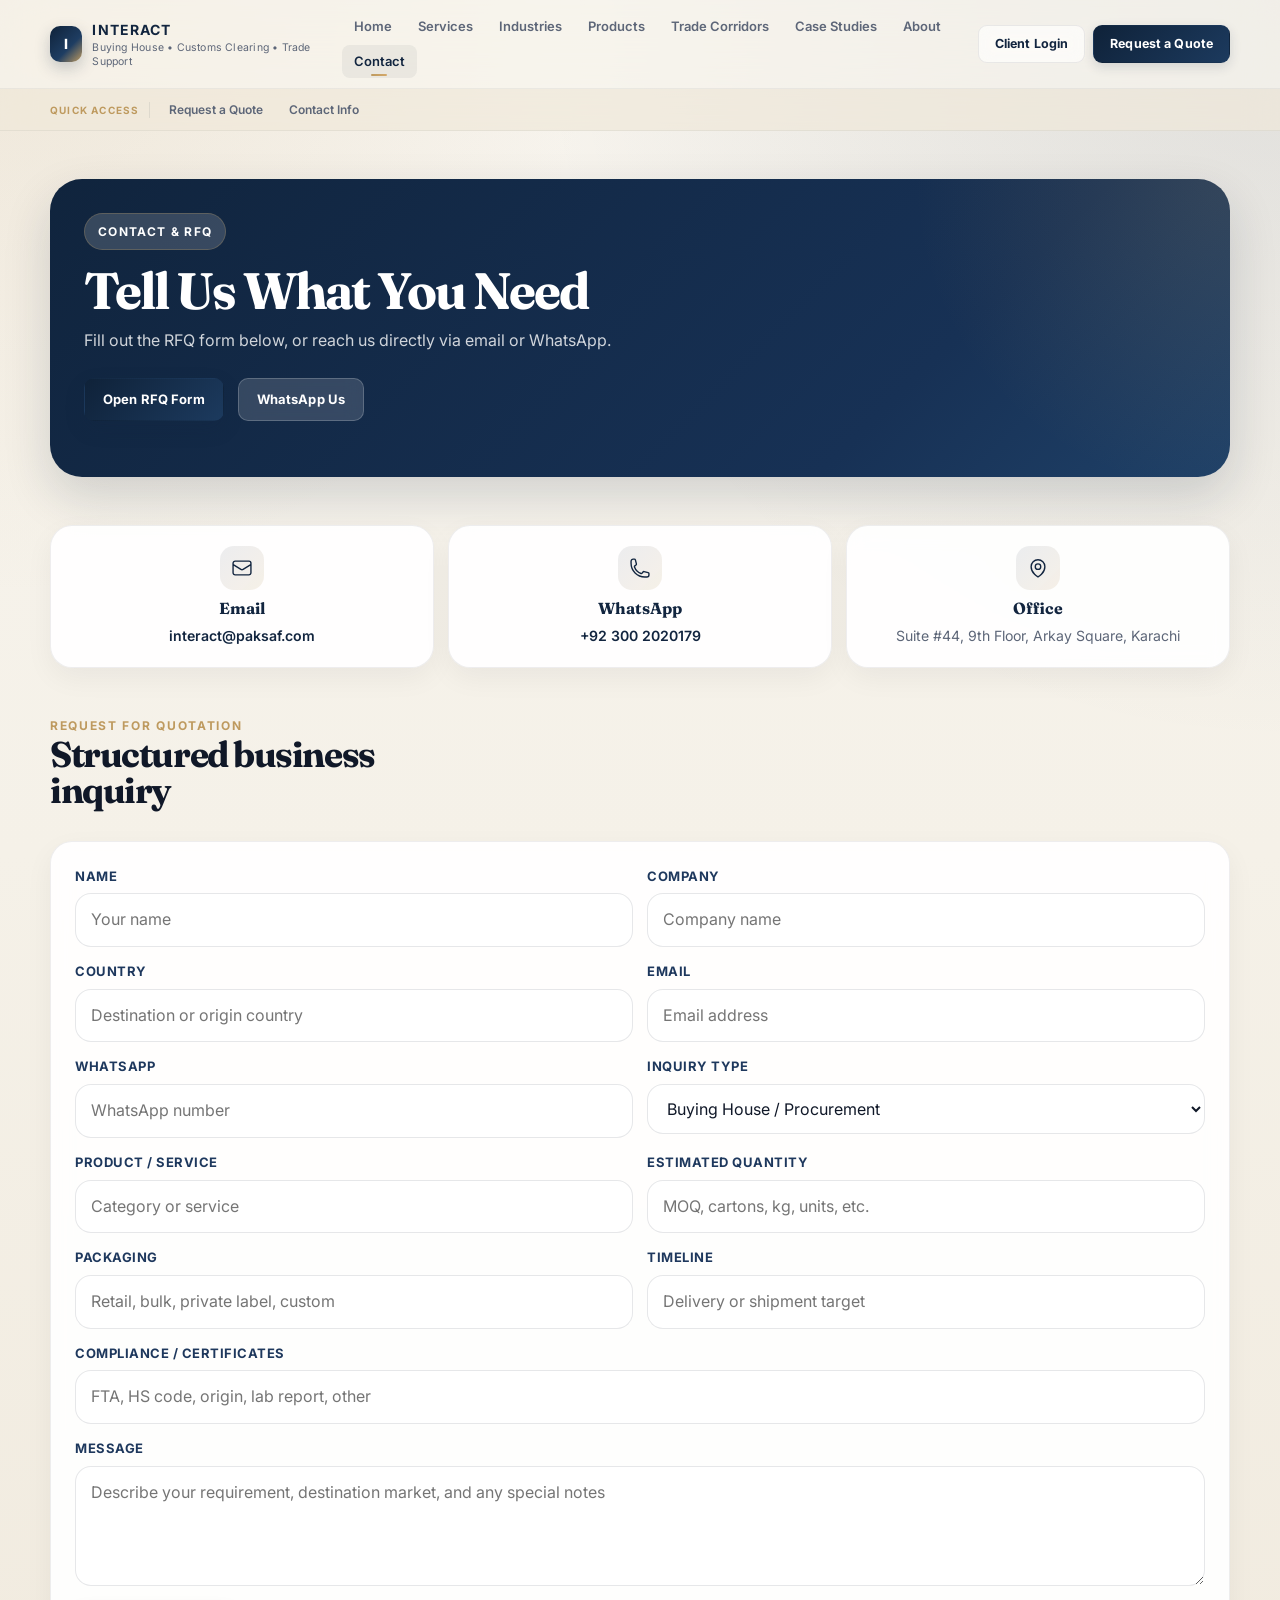
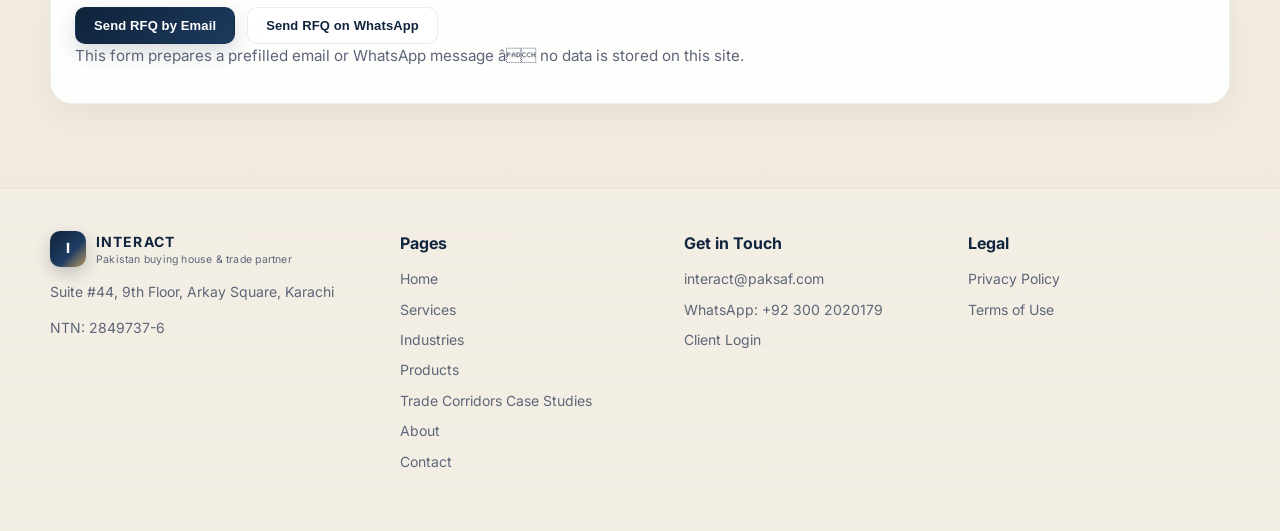
<file: contact.html>
<!doctype html>
<html lang="en">
<head>
  <meta charset="utf-8" />
  <meta name="viewport" content="width=device-width, initial-scale=1" />
  <title>INTERACT â Contact & RFQ</title>
  <meta name="description" content="Request a quote from INTERACT â sourcing, customs clearing, export facilitation, and trade support." />
  <link rel="preconnect" href="https://fonts.googleapis.com">
  <link rel="preconnect" href="https://fonts.gstatic.com" crossorigin>
  <link href="https://fonts.googleapis.com/css2?family=Fraunces:opsz,wght@9..144,500;9..144,600;9..144,700&family=Inter:wght@400;500;600;700;800&display=swap" rel="stylesheet">
  <link rel="stylesheet" href="assets/styles.css" />
</head>
<body>
  <header class="site-header">
    <div class="container header-inner">
      <a class="brand" href="index.html"><span class="brand-mark">I</span><span class="brand-copy"><strong>INTERACT</strong><span>Buying House &bull; Customs Clearing &bull; Trade Support</span></span></a>
      <button class="nav-toggle" data-nav-toggle aria-label="Open navigation">Menu</button>
      <nav class="site-nav" data-nav>
        <a href="index.html">Home</a><a href="services.html">Services</a><a href="industries.html">Industries</a><a href="products.html">Products</a><a href="corridors.html">Trade Corridors</a>
        <a href="case-studies.html">Case Studies</a><a href="about.html">About</a><a href="contact.html" class="active">Contact</a>
      </nav>
      <div class="header-actions"><a class="btn secondary" href="client-login.html">Client Login</a><a class="btn primary" href="contact.html#rfq">Request a Quote</a></div>
    </div>
  </header>
  <nav class="page-subnav">
    <div class="container">
      <span class="subnav-label">Quick Access</span>
      <a href="#rfq">Request a Quote</a>
      <a href="#contact-info">Contact Info</a>
    </div>
  </nav>

  <section class="page-hero"><div class="container"><div class="page-hero-box">
    <span class="eyebrow" style="background:rgba(255,255,255,.16);color:white;">Contact &amp; RFQ</span>
    <h1>Tell Us What You Need</h1>
    <p>Fill out the RFQ form below, or reach us directly via email or WhatsApp.</p>
    <div class="hero-actions">
      <a class="btn primary" href="#rfq">Open RFQ Form</a>
      <a class="btn secondary" href="https://wa.me/923002020179" target="_blank" rel="noopener" style="background:rgba(255,255,255,.15);color:#fff;border-color:rgba(255,255,255,.2);">WhatsApp Us</a>
    </div>
  </div></div></section>

  <main>
    <!-- DIRECT CONTACT -->
    <section class="section tight">
      <div class="container contact-mini-grid">
        <article class="card compact" style="text-align:center;">
          <div class="ic" style="margin:0 auto 10px;"><svg xmlns="http://www.w3.org/2000/svg" fill="none" viewBox="0 0 24 24" stroke-width="1.5" stroke="currentColor"><path stroke-linecap="round" stroke-linejoin="round" d="M21.75 6.75v10.5a2.25 2.25 0 0 1-2.25 2.25h-15a2.25 2.25 0 0 1-2.25-2.25V6.75m19.5 0A2.25 2.25 0 0 0 19.5 4.5h-15a2.25 2.25 0 0 0-2.25 2.25m19.5 0v.243a2.25 2.25 0 0 1-1.07 1.916l-7.5 4.615a2.25 2.25 0 0 1-2.36 0L3.32 8.91a2.25 2.25 0 0 1-1.07-1.916V6.75"/></svg></div>
          <h3 style="font-size:1rem;">Email</h3>
          <p><a href="mailto:interact@paksaf.com" style="color:var(--brand);font-weight:600;">interact@paksaf.com</a></p>
        </article>
        <article class="card compact" style="text-align:center;">
          <div class="ic" style="margin:0 auto 10px;"><svg xmlns="http://www.w3.org/2000/svg" fill="none" viewBox="0 0 24 24" stroke-width="1.5" stroke="currentColor"><path stroke-linecap="round" stroke-linejoin="round" d="M2.25 6.75c0 8.284 6.716 15 15 15h2.25a2.25 2.25 0 0 0 2.25-2.25v-1.372c0-.516-.351-.966-.852-1.091l-4.423-1.106c-.44-.11-.902.055-1.173.417l-.97 1.293c-.282.376-.769.542-1.21.38a12.035 12.035 0 0 1-7.143-7.143c-.162-.441.004-.928.38-1.21l1.293-.97c.363-.271.527-.734.417-1.173L6.963 3.102a1.125 1.125 0 0 0-1.091-.852H4.5A2.25 2.25 0 0 0 2.25 4.5v2.25Z"/></svg></div>
          <h3 style="font-size:1rem;">WhatsApp</h3>
          <p><a href="https://wa.me/923002020179" target="_blank" rel="noopener" style="color:var(--brand);font-weight:600;">+92 300 2020179</a></p>
        </article>
        <article class="card compact" style="text-align:center;">
          <div class="ic" style="margin:0 auto 10px;"><svg xmlns="http://www.w3.org/2000/svg" fill="none" viewBox="0 0 24 24" stroke-width="1.5" stroke="currentColor"><path stroke-linecap="round" stroke-linejoin="round" d="M15 10.5a3 3 0 1 1-6 0 3 3 0 0 1 6 0Z"/><path stroke-linecap="round" stroke-linejoin="round" d="M19.5 10.5c0 7.142-7.5 11.25-7.5 11.25S4.5 17.642 4.5 10.5a7.5 7.5 0 1 1 15 0Z"/></svg></div>
          <h3 style="font-size:1rem;">Office</h3>
          <p style="font-size:.88rem;">Suite #44, 9th Floor, Arkay Square, Karachi</p>
        </article>
      </div>
    </section>

    <!-- RFQ FORM -->
    <section class="section" id="rfq">
      <div class="container">
        <div class="section-header">
          <div>
            <div class="kicker">Request for quotation</div>
            <h2>Structured business inquiry</h2>
          </div>
        </div>
        <div class="card">
          <form class="form-grid" id="rfq-form">
            <div><label for="name">Name</label><input id="name" name="name" type="text" placeholder="Your name" /></div>
            <div><label for="company">Company</label><input id="company" name="company" type="text" placeholder="Company name" /></div>
            <div><label for="country">Country</label><input id="country" name="country" type="text" placeholder="Destination or origin country" /></div>
            <div><label for="email">Email</label><input id="email" name="email" type="email" placeholder="Email address" /></div>
            <div><label for="whatsapp">WhatsApp</label><input id="whatsapp" name="whatsapp" type="text" placeholder="WhatsApp number" /></div>
            <div><label for="inquiry-type">Inquiry Type</label>
              <select id="inquiry-type" name="inquiry-type">
                <option>Buying House / Procurement</option>
                <option>Customs Clearing / C&amp;F</option>
                <option>Export Facilitation</option>
                <option>Freight / Shipment Coordination</option>
                <option>Trade Corridor Inquiry</option>
                <option>Other</option>
              </select>
            </div>
            <div><label for="category">Product / Service</label><input id="category" name="category" type="text" placeholder="Category or service" /></div>
            <div><label for="qty">Estimated Quantity</label><input id="qty" name="qty" type="text" placeholder="MOQ, cartons, kg, units, etc." /></div>
            <div><label for="packaging">Packaging</label><input id="packaging" name="packaging" type="text" placeholder="Retail, bulk, private label, custom" /></div>
            <div><label for="timeline">Timeline</label><input id="timeline" name="timeline" type="text" placeholder="Delivery or shipment target" /></div>
            <div class="full"><label for="compliance">Compliance / Certificates</label><input id="compliance" name="compliance" type="text" placeholder="FTA, HS code, origin, lab report, other" /></div>
            <div class="full"><label for="message">Message</label><textarea id="message" name="message" placeholder="Describe your requirement, destination market, and any special notes"></textarea></div>
            <div class="full form-actions-stack">
              <button type="button" class="btn primary" data-send="email">Send RFQ by Email</button>
              <button type="button" class="btn secondary" data-send="whatsapp">Send RFQ on WhatsApp</button>
            </div>
          </form>
          <p class="note">This form prepares a prefilled email or WhatsApp message â no data is stored on this site.</p>
        </div>
      </div>
    </section>
  </main>

  <footer class="site-footer">
    <div class="container footer-grid">
      <div><div class="brand" style="margin-bottom:10px;"><span class="brand-mark">I</span><span class="brand-copy"><strong>INTERACT</strong><span>Pakistan buying house &amp; trade partner</span></span></div><p>Suite #44, 9th Floor, Arkay Square, Karachi</p><p class="notice">NTN: 2849737-6</p></div>
      <div><h4>Pages</h4><ul><li><a href="index.html">Home</a></li><li><a href="services.html">Services</a></li><li><a href="industries.html">Industries</a></li><li><a href="products.html">Products</a></li><li><a href="corridors.html">Trade Corridors</a>
        <a href="case-studies.html">Case Studies</a></li><li><a href="about.html">About</a></li><li><a href="contact.html">Contact</a></li></ul></div>
      <div><h4>Get in Touch</h4><ul><li><a href="mailto:interact@paksaf.com">interact@paksaf.com</a></li><li><a href="https://wa.me/923002020179" target="_blank" rel="noopener">WhatsApp: +92 300 2020179</a></li><li><a href="client-login.html">Client Login</a></li></ul></div>
      <div><h4>Legal</h4><ul><li><a href="privacy.html">Privacy Policy</a></li><li><a href="terms.html">Terms of Use</a></li></ul></div>
    </div>
  </footer>
  <script src="assets/main.js"></script>
</body>
</html>
</file>
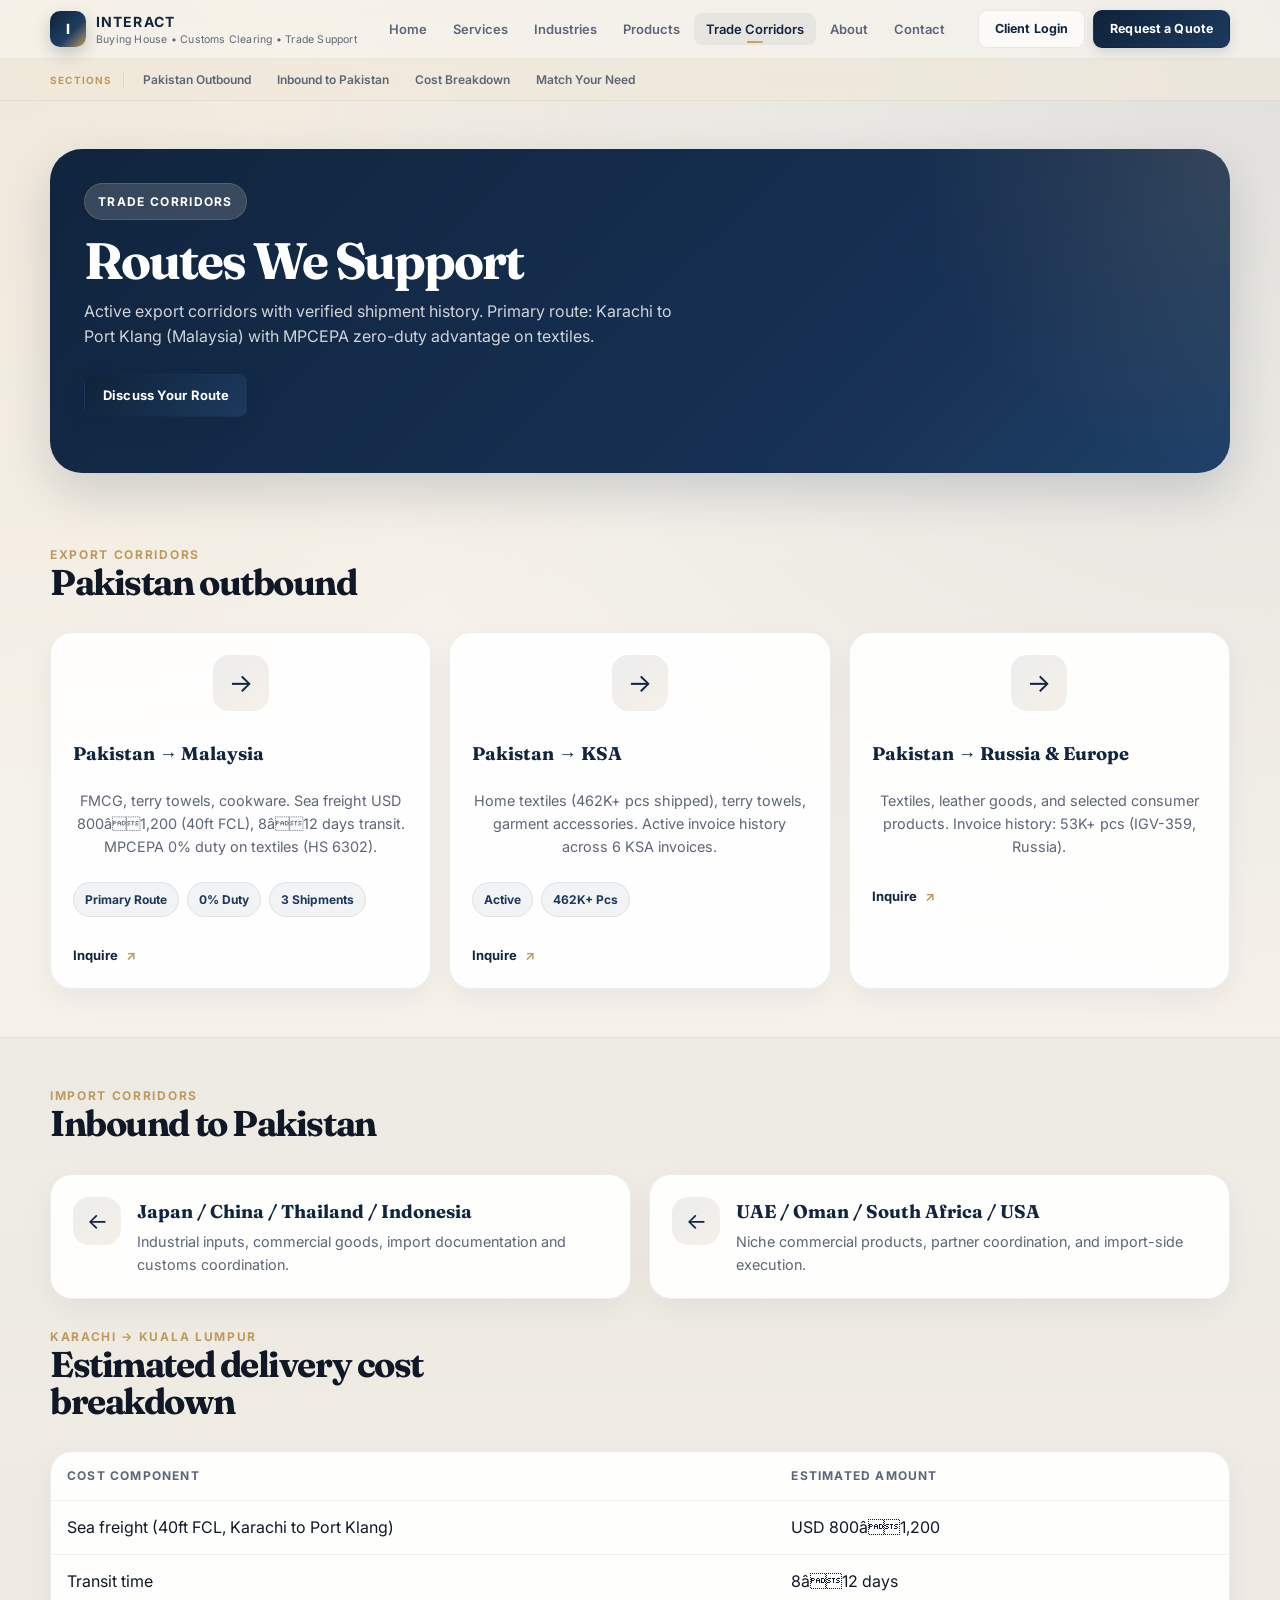
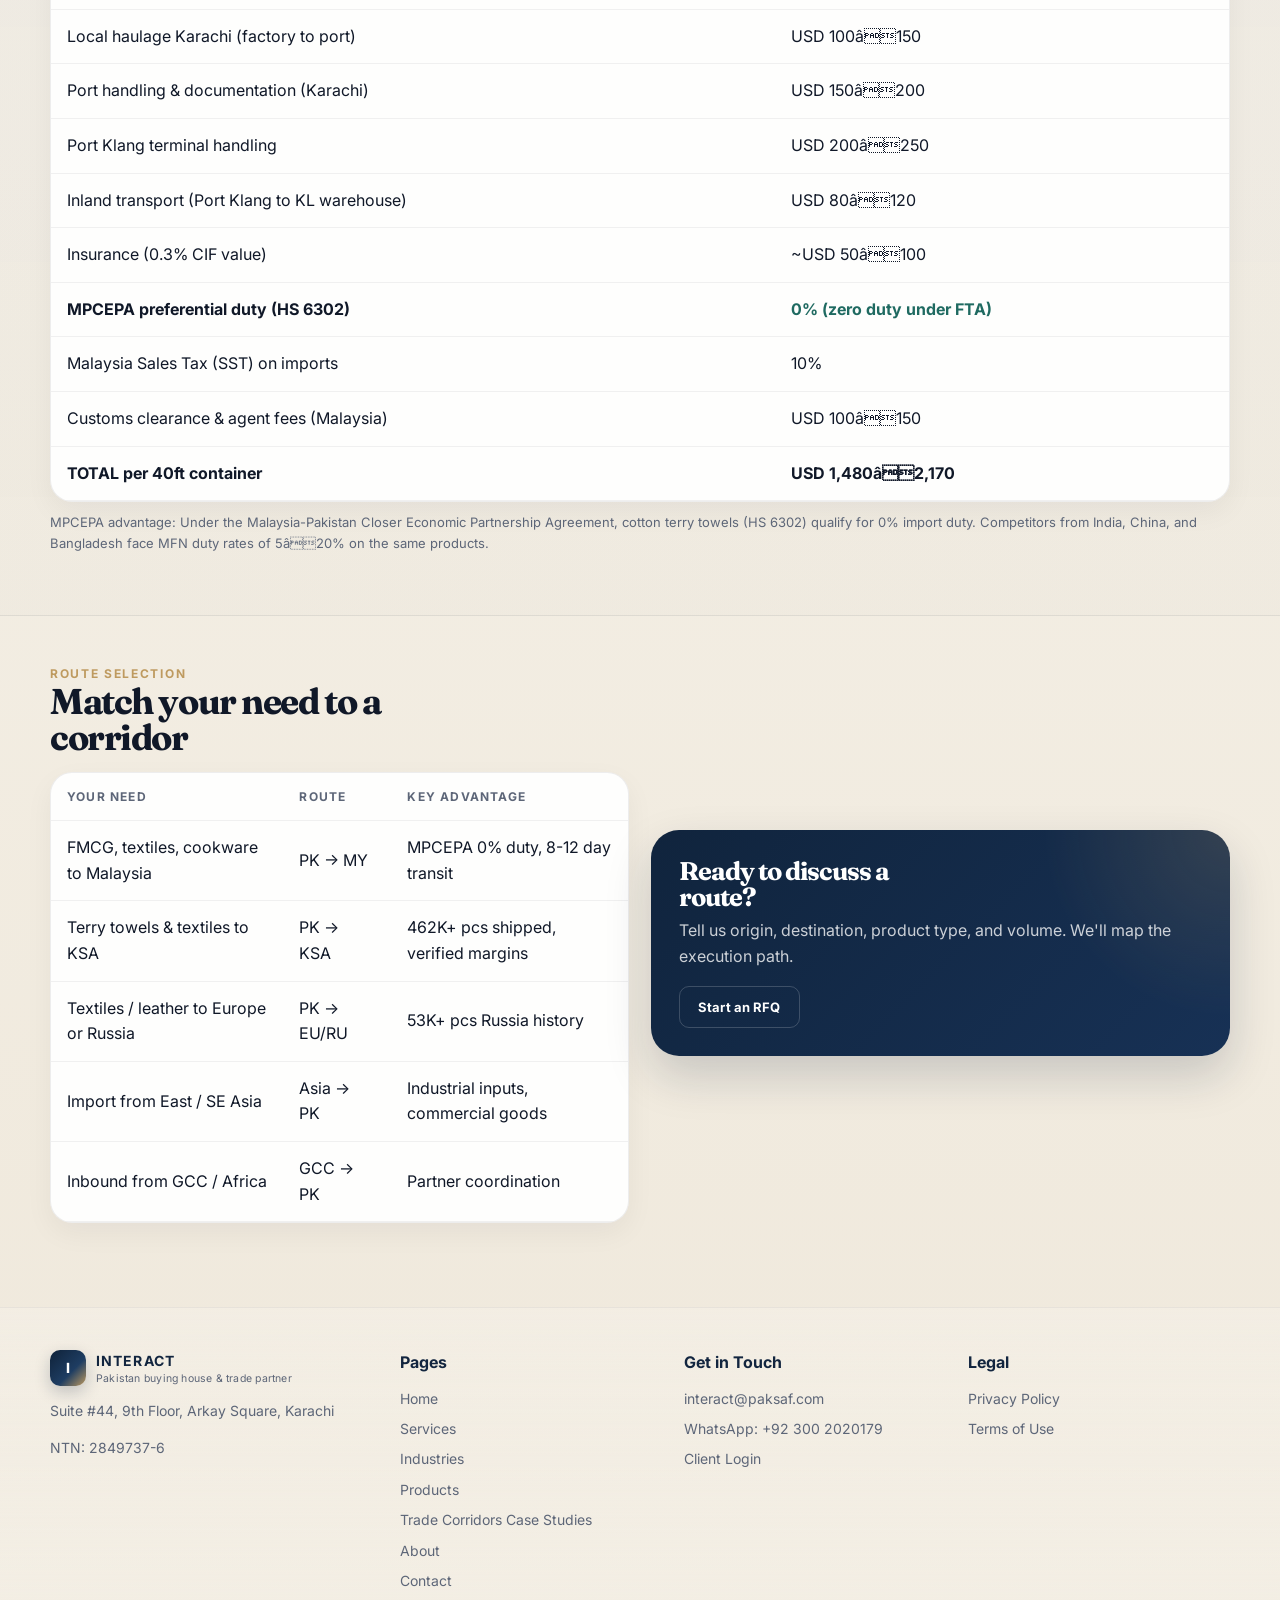
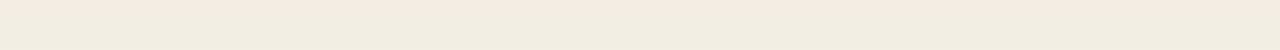
<file: corridors.html>
<!doctype html>
<html lang="en">
<head>
  <meta charset="utf-8" />
  <meta name="viewport" content="width=device-width, initial-scale=1" />
  <title>INTERACT â Trade Corridors</title>
  <meta name="description" content="Trade corridors: Pakistan to Malaysia, USA, Europe, and inbound routes from Asia, GCC, and Africa." />
  <link rel="preconnect" href="https://fonts.googleapis.com">
  <link rel="preconnect" href="https://fonts.gstatic.com" crossorigin>
  <link href="https://fonts.googleapis.com/css2?family=Fraunces:opsz,wght@9..144,500;9..144,600;9..144,700&family=Inter:wght@400;500;600;700;800&display=swap" rel="stylesheet">
  <link rel="stylesheet" href="assets/styles.css" />
</head>
<body>
  <header class="site-header">
    <div class="container header-inner">
      <a class="brand" href="index.html"><span class="brand-mark">I</span><span class="brand-copy"><strong>INTERACT</strong><span>Buying House &bull; Customs Clearing &bull; Trade Support</span></span></a>
      <button class="nav-toggle" data-nav-toggle aria-label="Open navigation">Menu</button>
      <nav class="site-nav" data-nav>
        <a href="index.html">Home</a><a href="services.html">Services</a><a href="industries.html">Industries</a><a href="products.html">Products</a><a href="corridors.html" class="active">Trade Corridors</a><a href="about.html">About</a><a href="contact.html">Contact</a>
      </nav>
      <div class="header-actions"><a class="btn secondary" href="client-login.html">Client Login</a><a class="btn primary" href="contact.html#rfq">Request a Quote</a></div>
    </div>
  </header>
  <nav class="page-subnav">
    <div class="container">
      <span class="subnav-label">Sections</span>
      <a href="#outbound">Pakistan Outbound</a>
      <a href="#inbound">Inbound to Pakistan</a>
      <a href="#cost-breakdown">Cost Breakdown</a>
      <a href="#match-corridor">Match Your Need</a>
    </div>
  </nav>

  <section class="page-hero"><div class="container"><div class="page-hero-box">
    <span class="eyebrow" style="background:rgba(255,255,255,.16);color:white;">Trade Corridors</span>
    <h1>Routes We Support</h1>
    <p>Active export corridors with verified shipment history. Primary route: Karachi to Port Klang (Malaysia) with MPCEPA zero-duty advantage on textiles.</p>
    <div class="hero-actions"><a class="btn primary" href="contact.html#rfq">Discuss Your Route</a></div>
  </div></div></section>

  <main>
    <section class="section">
      <div class="container">
        <div class="section-header">
          <div>
            <div class="kicker">Export corridors</div>
            <h2 id="outbound">Pakistan outbound</h2>
          </div>
        </div>
        <div class="grid cols-3">
          <div class="route-card" style="flex-direction:column; text-align:center;">
            <div class="route-arrow" style="margin:0 auto 12px; width:56px; height:56px; font-size:1.6rem;">&rarr;</div>
            <h3>Pakistan &rarr; Malaysia</h3>
            <p>FMCG, terry towels, cookware. Sea freight USD 800â1,200 (40ft FCL), 8â12 days transit. MPCEPA 0% duty on textiles (HS 6302).</p>
            <div class="tag-row" style="justify-content:center;margin-top:8px;"><span class="tag">Primary Route</span><span class="tag">0% Duty</span><span class="tag">3 Shipments</span></div>
            <a class="card-link" href="contact.html#rfq">Inquire</a>
          </div>
          <div class="route-card" style="flex-direction:column; text-align:center;">
            <div class="route-arrow" style="margin:0 auto 12px; width:56px; height:56px; font-size:1.6rem;">&rarr;</div>
            <h3>Pakistan &rarr; KSA</h3>
            <p>Home textiles (462K+ pcs shipped), terry towels, garment accessories. Active invoice history across 6 KSA invoices.</p>
            <div class="tag-row" style="justify-content:center;margin-top:8px;"><span class="tag">Active</span><span class="tag">462K+ Pcs</span></div>
            <a class="card-link" href="contact.html#rfq">Inquire</a>
          </div>
          <div class="route-card" style="flex-direction:column; text-align:center;">
            <div class="route-arrow" style="margin:0 auto 12px; width:56px; height:56px; font-size:1.6rem;">&rarr;</div>
            <h3>Pakistan &rarr; Russia &amp; Europe</h3>
            <p>Textiles, leather goods, and selected consumer products. Invoice history: 53K+ pcs (IGV-359, Russia).</p>
            <a class="card-link" href="contact.html#rfq">Inquire</a>
          </div>
        </div>
      </div>
    </section>

    <section class="section band">
      <div class="container">
        <div class="section-header">
          <div>
            <div class="kicker">Import corridors</div>
            <h2 id="inbound">Inbound to Pakistan</h2>
          </div>
        </div>
        <div class="grid cols-2">
          <div class="route-card">
            <div class="route-arrow">&larr;</div>
            <div>
              <h3>Japan / China / Thailand / Indonesia</h3>
              <p>Industrial inputs, commercial goods, import documentation and customs coordination.</p>
            </div>
          </div>
          <div class="route-card">
            <div class="route-arrow">&larr;</div>
            <div>
              <h3>UAE / Oman / South Africa / USA</h3>
              <p>Niche commercial products, partner coordination, and import-side execution.</p>
            </div>
          </div>
        </div>
        <div class="section-header" style="margin-top:28px;"><div><div class="kicker">Karachi &rarr; Kuala Lumpur</div><h2 id="cost-breakdown">Estimated delivery cost breakdown</h2></div></div>
        <div class="table-wrap">
          <table>
            <thead><tr><th>Cost Component</th><th>Estimated Amount</th></tr></thead>
            <tbody>
              <tr><td>Sea freight (40ft FCL, Karachi to Port Klang)</td><td>USD 800â1,200</td></tr>
              <tr><td>Transit time</td><td>8â12 days</td></tr>
              <tr><td>Local haulage Karachi (factory to port)</td><td>USD 100â150</td></tr>
              <tr><td>Port handling &amp; documentation (Karachi)</td><td>USD 150â200</td></tr>
              <tr><td>Port Klang terminal handling</td><td>USD 200â250</td></tr>
              <tr><td>Inland transport (Port Klang to KL warehouse)</td><td>USD 80â120</td></tr>
              <tr><td>Insurance (0.3% CIF value)</td><td>~USD 50â100</td></tr>
              <tr><td style="font-weight:700;">MPCEPA preferential duty (HS 6302)</td><td style="font-weight:700;color:#1f6a61;">0% (zero duty under FTA)</td></tr>
              <tr><td>Malaysia Sales Tax (SST) on imports</td><td>10%</td></tr>
              <tr><td>Customs clearance &amp; agent fees (Malaysia)</td><td>USD 100â150</td></tr>
              <tr><td style="font-weight:700;">TOTAL per 40ft container</td><td style="font-weight:700;">USD 1,480â2,170</td></tr>
            </tbody>
          </table>
        </div>
        <p class="note">MPCEPA advantage: Under the Malaysia-Pakistan Closer Economic Partnership Agreement, cotton terry towels (HS 6302) qualify for 0% import duty. Competitors from India, China, and Bangladesh face MFN duty rates of 5â20% on the same products.</p>
        </div>
      </div>
    </section>

    <section class="section">
      <div class="container split">
        <div>
          <div class="kicker">Route selection</div>
          <h2 id="match-corridor">Match your need to a corridor</h2>
          <div class="table-wrap" style="margin-top:16px;">
            <table>
              <thead><tr><th>Your need</th><th>Route</th><th>Key advantage</th></tr></thead>
              <tbody>
                <tr><td>FMCG, textiles, cookware to Malaysia</td><td>PK &rarr; MY</td><td>MPCEPA 0% duty, 8-12 day transit</td></tr>
                <tr><td>Terry towels &amp; textiles to KSA</td><td>PK &rarr; KSA</td><td>462K+ pcs shipped, verified margins</td></tr>
                <tr><td>Textiles / leather to Europe or Russia</td><td>PK &rarr; EU/RU</td><td>53K+ pcs Russia history</td></tr>
                <tr><td>Import from East / SE Asia</td><td>Asia &rarr; PK</td><td>Industrial inputs, commercial goods</td></tr>
                <tr><td>Inbound from GCC / Africa</td><td>GCC &rarr; PK</td><td>Partner coordination</td></tr>
              </tbody>
            </table>
          </div>
        </div>
        <div class="quote-band" style="margin-top:0; align-self:center;">
          <h2>Ready to discuss a route?</h2>
          <p>Tell us origin, destination, product type, and volume. We'll map the execution path.</p>
          <a class="btn ghost" href="contact.html#rfq">Start an RFQ</a>
        </div>
      </div>
    </section>
  </main>

  <footer class="site-footer">
    <div class="container footer-grid">
      <div><div class="brand" style="margin-bottom:10px;"><span class="brand-mark">I</span><span class="brand-copy"><strong>INTERACT</strong><span>Pakistan buying house &amp; trade partner</span></span></div><p>Suite #44, 9th Floor, Arkay Square, Karachi</p><p class="notice">NTN: 2849737-6</p></div>
      <div><h4>Pages</h4><ul><li><a href="index.html">Home</a></li><li><a href="services.html">Services</a></li><li><a href="industries.html">Industries</a></li><li><a href="products.html">Products</a></li><li><a href="corridors.html">Trade Corridors</a>
        <a href="case-studies.html">Case Studies</a></li><li><a href="about.html">About</a></li><li><a href="contact.html">Contact</a></li></ul></div>
      <div><h4>Get in Touch</h4><ul><li><a href="mailto:interact@paksaf.com">interact@paksaf.com</a></li><li><a href="https://wa.me/923002020179" target="_blank" rel="noopener">WhatsApp: +92 300 2020179</a></li><li><a href="client-login.html">Client Login</a></li></ul></div>
      <div><h4>Legal</h4><ul><li><a href="privacy.html">Privacy Policy</a></li><li><a href="terms.html">Terms of Use</a></li></ul></div>
    </div>
  </footer>
  <script src="assets/main.js"></script>
</body>
</html>
</file>
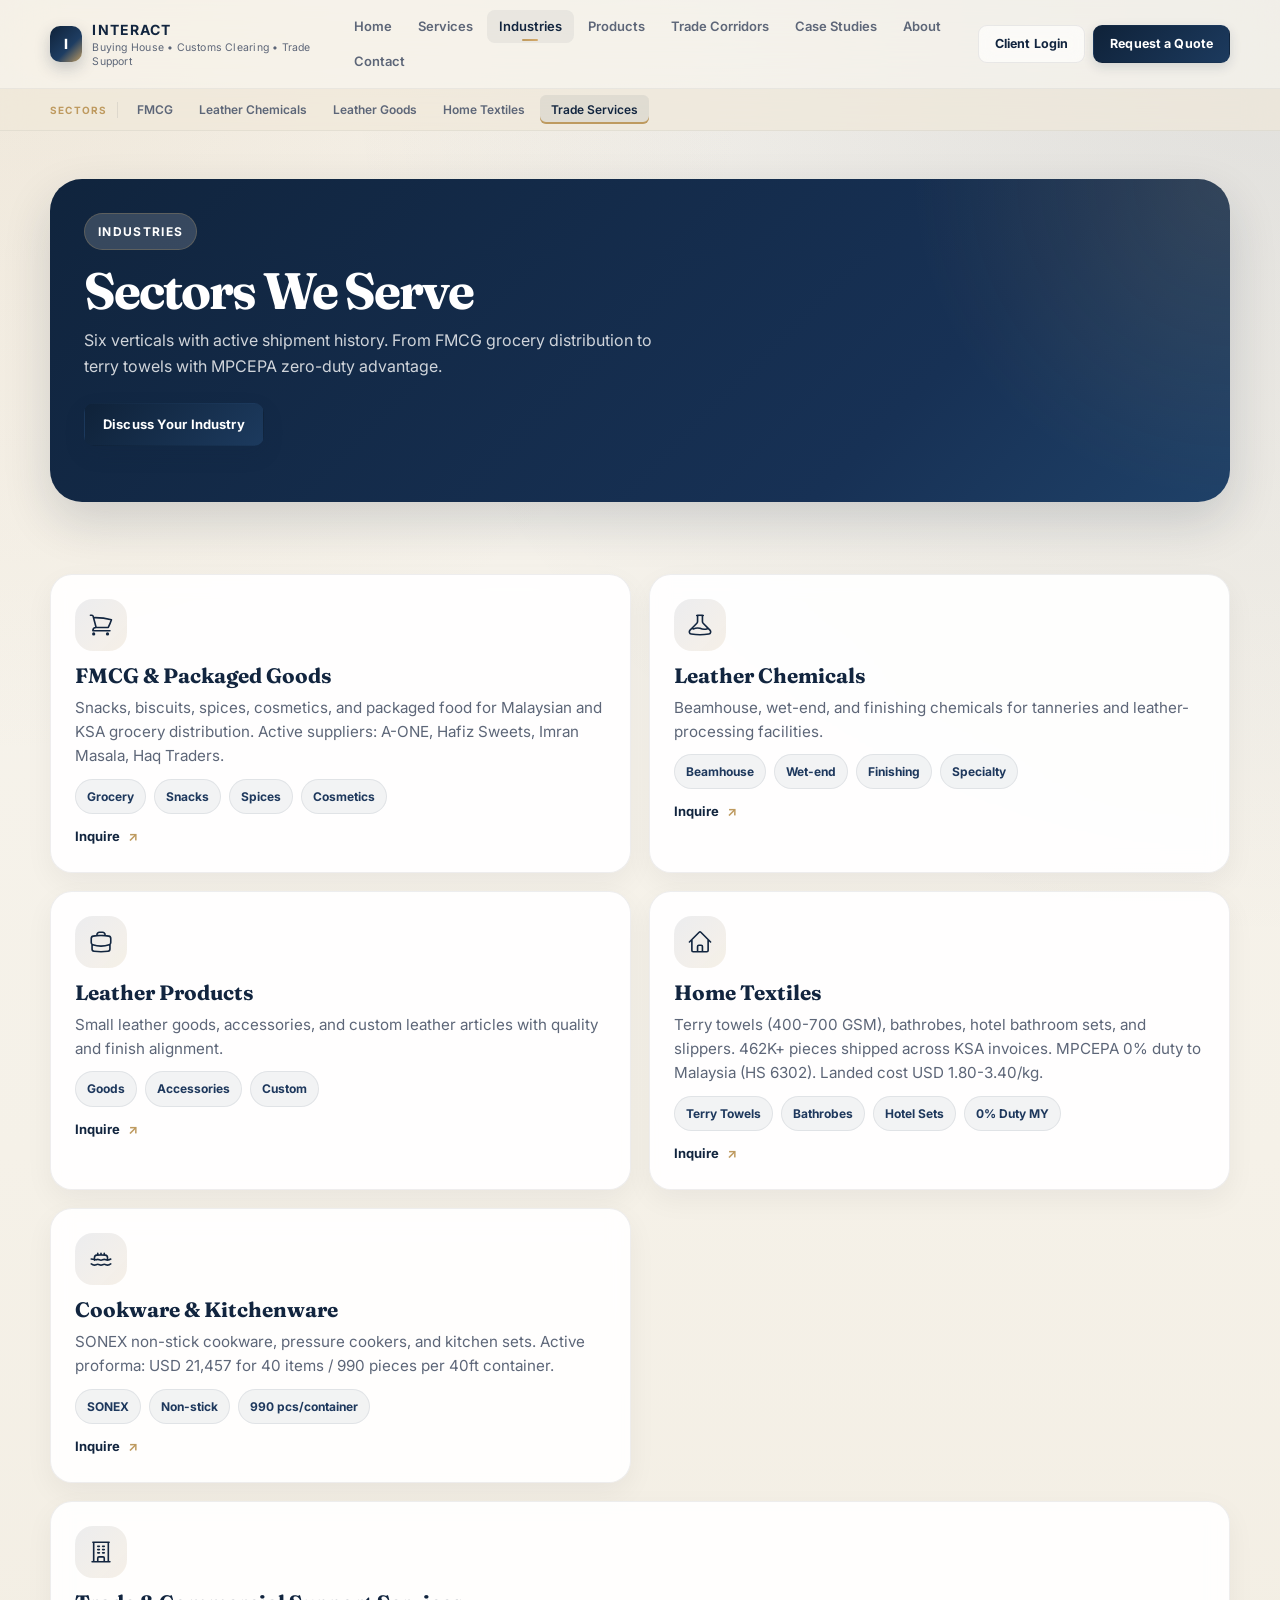
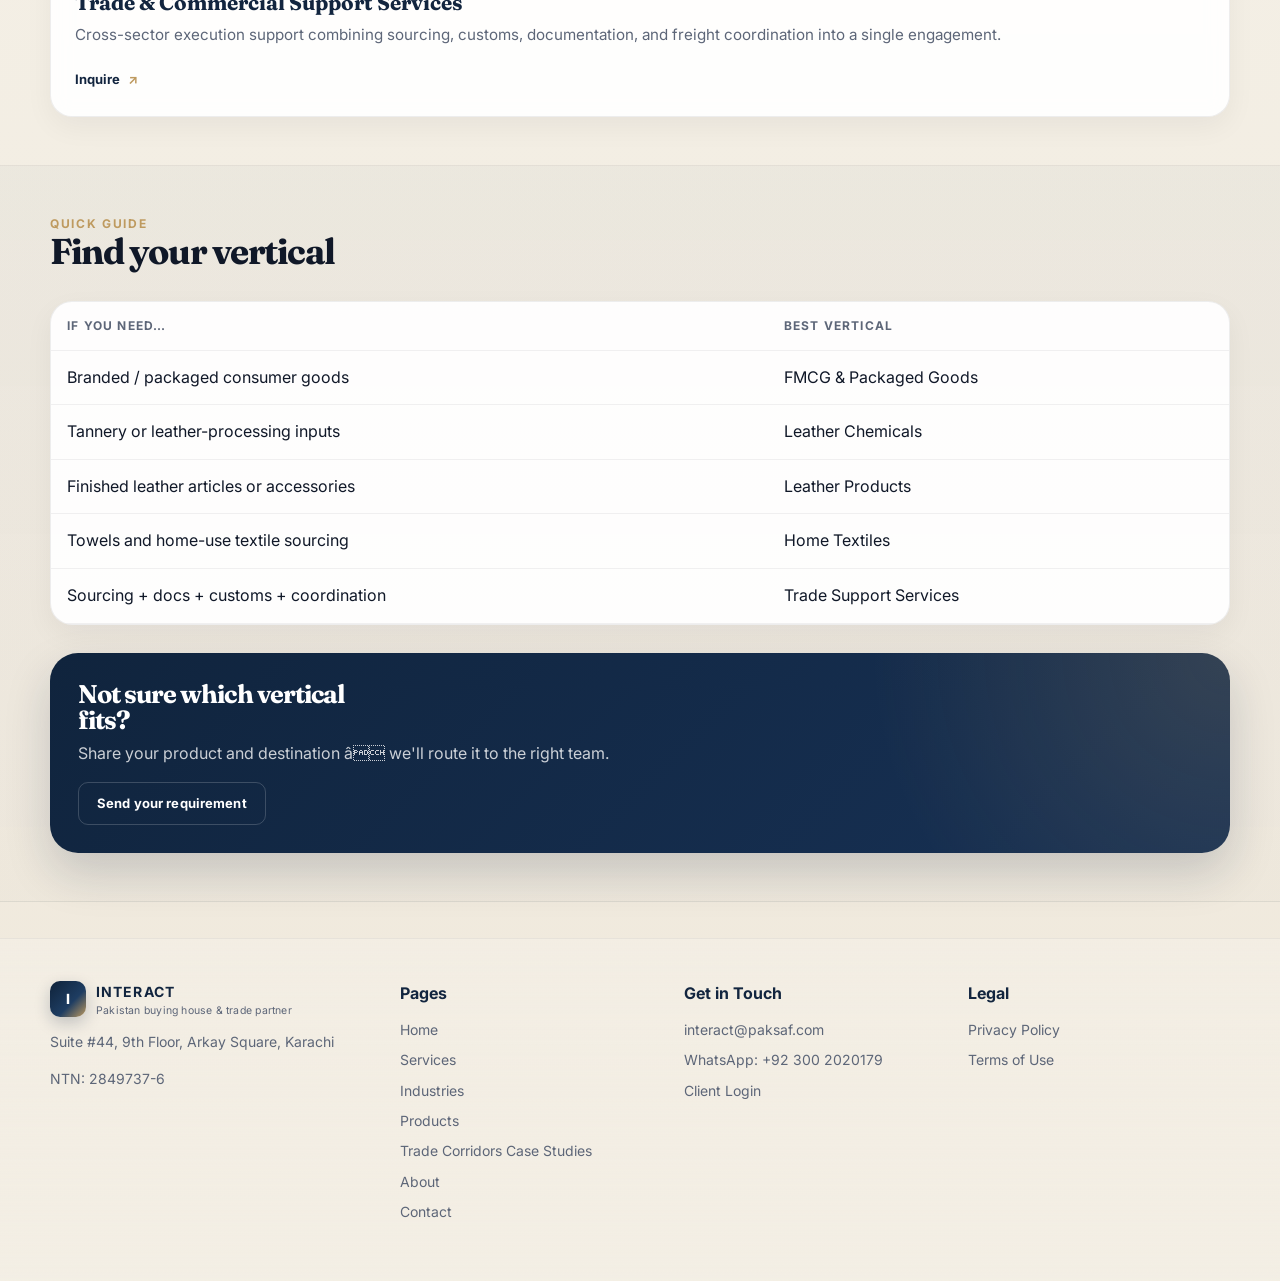
<file: industries.html>
<!doctype html>
<html lang="en">
<head>
  <meta charset="utf-8" />
  <meta name="viewport" content="width=device-width, initial-scale=1" />
  <title>INTERACT â Industries</title>
  <meta name="description" content="Industries served: FMCG, leather chemicals, leather products, home textiles, and trade support services." />
  <link rel="preconnect" href="https://fonts.googleapis.com">
  <link rel="preconnect" href="https://fonts.gstatic.com" crossorigin>
  <link href="https://fonts.googleapis.com/css2?family=Fraunces:opsz,wght@9..144,500;9..144,600;9..144,700&family=Inter:wght@400;500;600;700;800&display=swap" rel="stylesheet">
  <link rel="stylesheet" href="assets/styles.css" />
</head>
<body>
  <header class="site-header">
    <div class="container header-inner">
      <a class="brand" href="index.html"><span class="brand-mark">I</span><span class="brand-copy"><strong>INTERACT</strong><span>Buying House &bull; Customs Clearing &bull; Trade Support</span></span></a>
      <button class="nav-toggle" data-nav-toggle aria-label="Open navigation">Menu</button>
      <nav class="site-nav" data-nav>
        <a href="index.html">Home</a><a href="services.html">Services</a><a href="industries.html" class="active">Industries</a><a href="products.html">Products</a><a href="corridors.html">Trade Corridors</a>
        <a href="case-studies.html">Case Studies</a><a href="about.html">About</a><a href="contact.html">Contact</a>
      </nav>
      <div class="header-actions"><a class="btn secondary" href="client-login.html">Client Login</a><a class="btn primary" href="contact.html#rfq">Request a Quote</a></div>
    </div>
  </header>
  <nav class="page-subnav">
    <div class="container">
      <span class="subnav-label">Sectors</span>
      <a href="#fmcg">FMCG</a>
      <a href="#leather-chemicals">Leather Chemicals</a>
      <a href="#leather-goods">Leather Goods</a>
      <a href="#home-textiles">Home Textiles</a>
      <a href="#trade-services">Trade Services</a>
    </div>
  </nav>

  <section class="page-hero"><div class="container"><div class="page-hero-box">
    <span class="eyebrow" style="background:rgba(255,255,255,.16);color:white;">Industries</span>
    <h1>Sectors We Serve</h1>
    <p>Six verticals with active shipment history. From FMCG grocery distribution to terry towels with MPCEPA zero-duty advantage.</p>
    <div class="hero-actions"><a class="btn primary" href="contact.html#rfq">Discuss Your Industry</a></div>
  </div></div></section>

  <main>
    <section class="section">
      <div class="container grid cols-2">
        <article class="card">
          <div class="ic"><svg xmlns="http://www.w3.org/2000/svg" fill="none" viewBox="0 0 24 24" stroke-width="1.5" stroke="currentColor"><path stroke-linecap="round" stroke-linejoin="round" d="M2.25 3h1.386c.51 0 .955.343 1.087.835l.383 1.437M7.5 14.25a3 3 0 0 0-3 3h15.75m-12.75-3h11.218c1.121-2.3 2.1-4.684 2.924-7.138a60.114 60.114 0 0 0-16.536-1.84M7.5 14.25 5.106 5.272M6 20.25a.75.75 0 1 1-1.5 0 .75.75 0 0 1 1.5 0Zm12.75 0a.75.75 0 1 1-1.5 0 .75.75 0 0 1 1.5 0Z"/></svg></div>
          <h3 id="fmcg">FMCG &amp; Packaged Goods</h3>
          <p>Snacks, biscuits, spices, cosmetics, and packaged food for Malaysian and KSA grocery distribution. Active suppliers: A-ONE, Hafiz Sweets, Imran Masala, Haq Traders.</p>
          <div class="tag-row"><span class="tag">Grocery</span><span class="tag">Snacks</span><span class="tag">Spices</span><span class="tag">Cosmetics</span></div>
          <a class="card-link" href="contact.html#rfq">Inquire</a>
        </article>
        <article class="card">
          <div class="ic"><svg xmlns="http://www.w3.org/2000/svg" fill="none" viewBox="0 0 24 24" stroke-width="1.5" stroke="currentColor"><path stroke-linecap="round" stroke-linejoin="round" d="M9.75 3.104v5.714a2.25 2.25 0 0 1-.659 1.591L5 14.5M9.75 3.104c-.251.023-.501.05-.75.082m.75-.082a24.301 24.301 0 0 1 4.5 0m0 0v5.714c0 .597.237 1.17.659 1.591L19.8 15.3M14.25 3.104c.251.023.501.05.75.082M19.8 15.3l-1.57.393A9.065 9.065 0 0 1 12 15a9.065 9.065 0 0 0-6.23.693L5 14.5m14.8.8 1.402 1.402c1.232 1.232.65 3.318-1.067 3.611A48.309 48.309 0 0 1 12 21c-2.773 0-5.491-.235-8.135-.687-1.718-.293-2.3-2.379-1.067-3.61L5 14.5"/></svg></div>
          <h3 id="leather-chemicals">Leather Chemicals</h3>
          <p>Beamhouse, wet-end, and finishing chemicals for tanneries and leather-processing facilities.</p>
          <div class="tag-row"><span class="tag">Beamhouse</span><span class="tag">Wet-end</span><span class="tag">Finishing</span><span class="tag">Specialty</span></div>
          <a class="card-link" href="contact.html#rfq">Inquire</a>
        </article>
        <article class="card">
          <div class="ic"><svg xmlns="http://www.w3.org/2000/svg" fill="none" viewBox="0 0 24 24" stroke-width="1.5" stroke="currentColor"><path stroke-linecap="round" stroke-linejoin="round" d="M20.25 14.15v4.25c0 1.094-.787 2.036-1.872 2.18-2.087.277-4.216.42-6.378.42s-4.291-.143-6.378-.42c-1.085-.144-1.872-1.086-1.872-2.18v-4.25m16.5 0a2.18 2.18 0 0 0 .75-1.661V8.706c0-1.081-.768-2.015-1.837-2.175a48.114 48.114 0 0 0-3.413-.387m4.5 8.006c-.194.165-.42.295-.673.38A23.978 23.978 0 0 1 12 15.75c-2.648 0-5.195-.429-7.577-1.22a2.016 2.016 0 0 1-.673-.38m0 0A2.18 2.18 0 0 1 3 12.489V8.706c0-1.081.768-2.015 1.837-2.175a48.111 48.111 0 0 1 3.413-.387m7.5 0V5.25A2.25 2.25 0 0 0 13.5 3h-3a2.25 2.25 0 0 0-2.25 2.25v.894m7.5 0a48.667 48.667 0 0 0-7.5 0"/></svg></div>
          <h3 id="leather-goods">Leather Products</h3>
          <p>Small leather goods, accessories, and custom leather articles with quality and finish alignment.</p>
          <div class="tag-row"><span class="tag">Goods</span><span class="tag">Accessories</span><span class="tag">Custom</span></div>
          <a class="card-link" href="contact.html#rfq">Inquire</a>
        </article>
        <article class="card">
          <div class="ic"><svg xmlns="http://www.w3.org/2000/svg" fill="none" viewBox="0 0 24 24" stroke-width="1.5" stroke="currentColor"><path stroke-linecap="round" stroke-linejoin="round" d="m2.25 12 8.954-8.955c.44-.439 1.152-.439 1.591 0L21.75 12M4.5 9.75v10.125c0 .621.504 1.125 1.125 1.125H9.75v-4.875c0-.621.504-1.125 1.125-1.125h2.25c.621 0 1.125.504 1.125 1.125V21h4.125c.621 0 1.125-.504 1.125-1.125V9.75M8.25 21h8.25"/></svg></div>
          <h3 id="home-textiles">Home Textiles</h3>
          <p>Terry towels (400-700 GSM), bathrobes, hotel bathroom sets, and slippers. 462K+ pieces shipped across KSA invoices. MPCEPA 0% duty to Malaysia (HS 6302). Landed cost USD 1.80-3.40/kg.</p>
          <div class="tag-row"><span class="tag">Terry Towels</span><span class="tag">Bathrobes</span><span class="tag">Hotel Sets</span><span class="tag">0% Duty MY</span></div>
          <a class="card-link" href="contact.html#rfq">Inquire</a>
        </article>
        <article class="card">
          <div class="ic"><svg xmlns="http://www.w3.org/2000/svg" fill="none" viewBox="0 0 24 24" stroke-width="1.5" stroke="currentColor"><path stroke-linecap="round" stroke-linejoin="round" d="M12 8.25v-1.5m0 1.5c-1.355 0-2.697.056-4.024.166C6.845 8.51 6 9.473 6 10.608v2.513m6-4.871c1.355 0 2.697.056 4.024.166C17.155 8.51 18 9.473 18 10.608v2.513M15 8.25v-1.5m-6 1.5v-1.5m12 9.75-1.5.75a3.354 3.354 0 0 1-3 0 3.354 3.354 0 0 0-3 0 3.354 3.354 0 0 1-3 0 3.354 3.354 0 0 0-3 0 3.354 3.354 0 0 1-3 0L3 16.5m18-4.5-1.5.75a3.354 3.354 0 0 1-3 0 3.354 3.354 0 0 0-3 0 3.354 3.354 0 0 1-3 0 3.354 3.354 0 0 0-3 0L3 12"/></svg></div>
          <h3>Cookware &amp; Kitchenware</h3>
          <p>SONEX non-stick cookware, pressure cookers, and kitchen sets. Active proforma: USD 21,457 for 40 items / 990 pieces per 40ft container.</p>
          <div class="tag-row"><span class="tag">SONEX</span><span class="tag">Non-stick</span><span class="tag">990 pcs/container</span></div>
          <a class="card-link" href="contact.html#rfq">Inquire</a>
        </article>
        <article class="card" style="grid-column: 1 / -1;">
          <div class="ic"><svg xmlns="http://www.w3.org/2000/svg" fill="none" viewBox="0 0 24 24" stroke-width="1.5" stroke="currentColor"><path stroke-linecap="round" stroke-linejoin="round" d="M3.75 21h16.5M4.5 3h15M5.25 3v18m13.5-18v18M9 6.75h1.5m-1.5 3h1.5m-1.5 3h1.5m3-6H15m-1.5 3H15m-1.5 3H15M9 21v-3.375c0-.621.504-1.125 1.125-1.125h3.75c.621 0 1.125.504 1.125 1.125V21"/></svg></div>
          <h3 id="trade-services">Trade &amp; Commercial Support Services</h3>
          <p>Cross-sector execution support combining sourcing, customs, documentation, and freight coordination into a single engagement.</p>
          <a class="card-link" href="contact.html#rfq">Inquire</a>
        </article>
      </div>
    </section>

    <section class="section band">
      <div class="container">
        <div class="section-header">
          <div>
            <div class="kicker">Quick guide</div>
            <h2 >Find your vertical</h2>
          </div>
        </div>
        <div class="table-wrap">
          <table>
            <thead><tr><th>If you need&hellip;</th><th>Best vertical</th></tr></thead>
            <tbody>
              <tr><td>Branded / packaged consumer goods</td><td>FMCG &amp; Packaged Goods</td></tr>
              <tr><td>Tannery or leather-processing inputs</td><td>Leather Chemicals</td></tr>
              <tr><td>Finished leather articles or accessories</td><td>Leather Products</td></tr>
              <tr><td>Towels and home-use textile sourcing</td><td>Home Textiles</td></tr>
              <tr><td>Sourcing + docs + customs + coordination</td><td>Trade Support Services</td></tr>
            </tbody>
          </table>
        </div>
        <div class="quote-band">
          <h2>Not sure which vertical fits?</h2>
          <p>Share your product and destination â we'll route it to the right team.</p>
          <a class="btn ghost" href="contact.html#rfq">Send your requirement</a>
        </div>
      </div>
    </section>
  </main>

  <footer class="site-footer">
    <div class="container footer-grid">
      <div><div class="brand" style="margin-bottom:10px;"><span class="brand-mark">I</span><span class="brand-copy"><strong>INTERACT</strong><span>Pakistan buying house &amp; trade partner</span></span></div><p>Suite #44, 9th Floor, Arkay Square, Karachi</p><p class="notice">NTN: 2849737-6</p></div>
      <div><h4>Pages</h4><ul><li><a href="index.html">Home</a></li><li><a href="services.html">Services</a></li><li><a href="industries.html">Industries</a></li><li><a href="products.html">Products</a></li><li><a href="corridors.html">Trade Corridors</a>
        <a href="case-studies.html">Case Studies</a></li><li><a href="about.html">About</a></li><li><a href="contact.html">Contact</a></li></ul></div>
      <div><h4>Get in Touch</h4><ul><li><a href="mailto:interact@paksaf.com">interact@paksaf.com</a></li><li><a href="https://wa.me/923002020179" target="_blank" rel="noopener">WhatsApp: +92 300 2020179</a></li><li><a href="client-login.html">Client Login</a></li></ul></div>
      <div><h4>Legal</h4><ul><li><a href="privacy.html">Privacy Policy</a></li><li><a href="terms.html">Terms of Use</a></li></ul></div>
    </div>
  </footer>
  <script src="assets/main.js"></script>
</body>
</html>
</file>
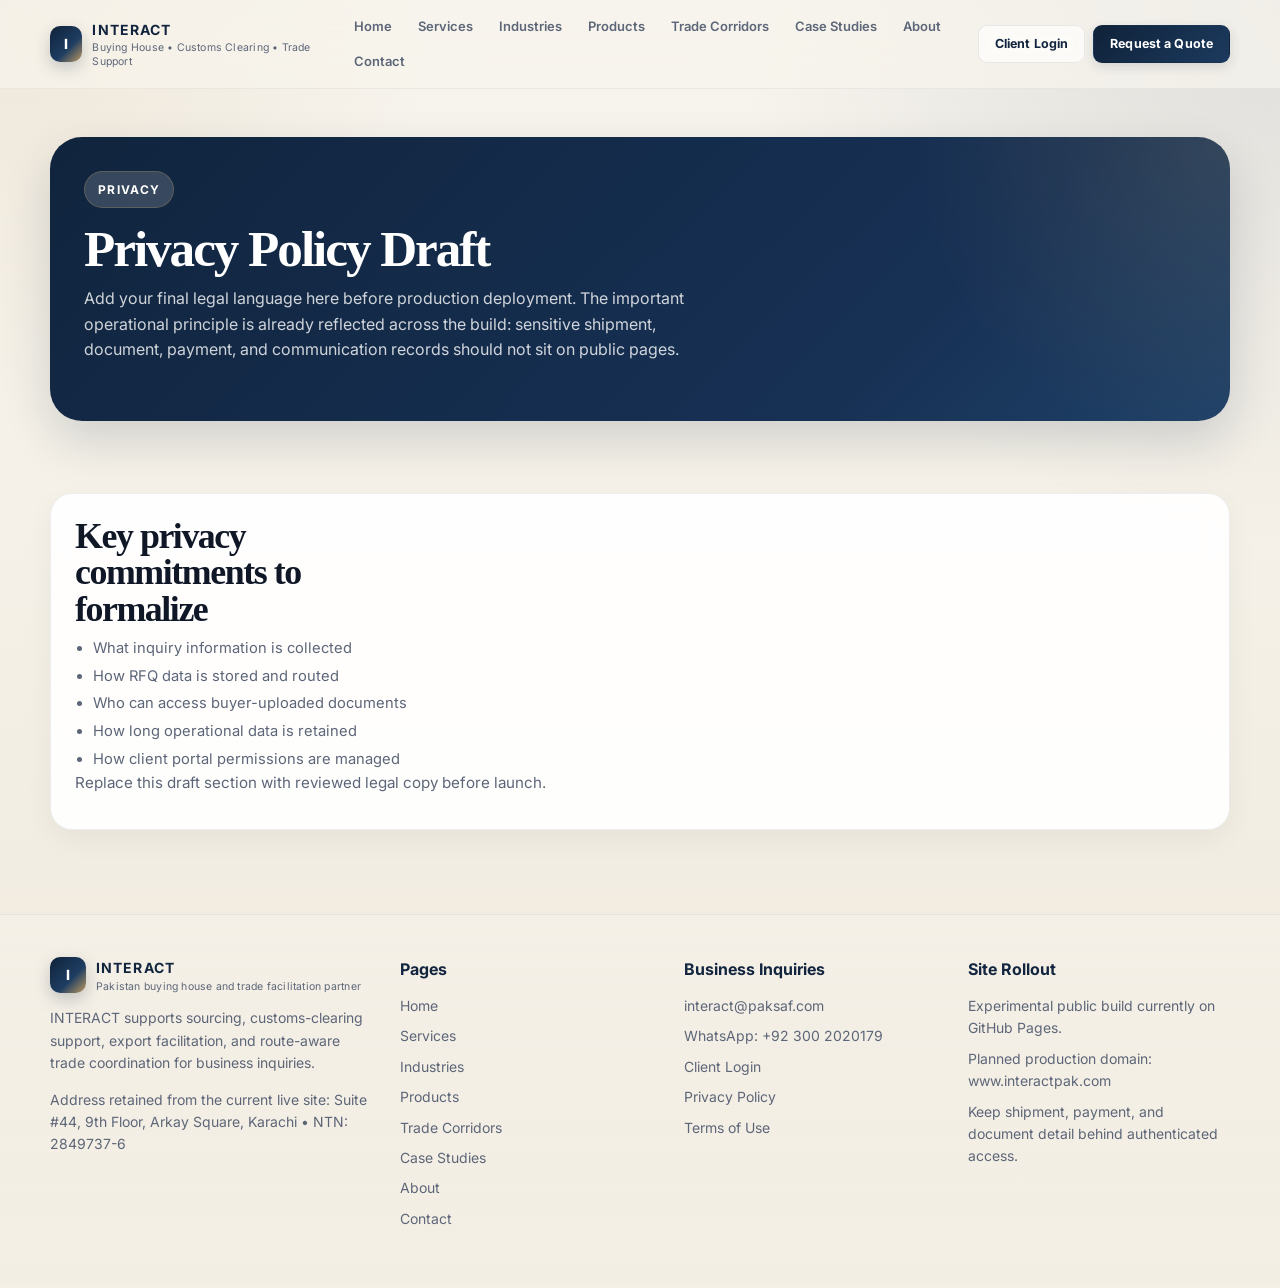
<file: privacy.html>
<!doctype html>
<html lang="en">
<head>
  <meta charset="utf-8" />
  <meta name="viewport" content="width=device-width, initial-scale=1" />
  <title>INTERACT — Privacy Policy</title>
  <meta name="description" content="INTERACT public website for buying house, customs clearing, export facilitation, trade support, and RFQ-based business inquiries." />
  <link rel="preconnect" href="https://fonts.googleapis.com">
  <link rel="preconnect" href="https://fonts.gstatic.com" crossorigin>
  <link href="https://fonts.googleapis.com/css2?family=Inter:wght@400;500;600;700;800&display=swap" rel="stylesheet">
  <link rel="stylesheet" href="assets/styles.css" />
</head>
<body>
  <header class="site-header">
    <div class="container header-inner">
      <a class="brand" href="index.html">
        <span class="brand-mark">I</span>
        <span class="brand-copy"><strong>INTERACT</strong><span>Buying House • Customs Clearing • Trade Support</span></span>
      </a>
      <button class="nav-toggle" data-nav-toggle aria-label="Open navigation">Menu</button>
      <nav class="site-nav" data-nav>
        <a href="index.html" class="">Home</a>
<a href="services.html" class="">Services</a>
<a href="industries.html" class="">Industries</a>
<a href="products.html" class="">Products</a>
<a href="corridors.html" class="">Trade Corridors</a>
<a href="case-studies.html" class="">Case Studies</a>
<a href="about.html" class="">About</a>
<a href="contact.html" class="">Contact</a>
      </nav>
      <div class="header-actions">
        <a class="btn secondary" href="client-login.html">Client Login</a>
        <a class="btn primary" href="contact.html#rfq">Request a Quote</a>
      </div>
    </div>
  </header>
  <section class="page-hero"><div class="container"><div class="page-hero-box"><span class="eyebrow" style="background:rgba(255,255,255,.16);color:white;">Privacy</span><h1>Privacy Policy Draft</h1><p>Add your final legal language here before production deployment. The important operational principle is already reflected across the build: sensitive shipment, document, payment, and communication records should not sit on public pages.</p></div></div></section>
  <main>
    <section class="section"><div class="container"><div class="card"><h2>Key privacy commitments to formalize</h2><ul><li>What inquiry information is collected</li><li>How RFQ data is stored and routed</li><li>Who can access buyer-uploaded documents</li><li>How long operational data is retained</li><li>How client portal permissions are managed</li></ul><p class="note">Replace this draft section with reviewed legal copy before launch.</p></div></div></section>
  </main>
  <footer class="site-footer">
    <div class="container footer-grid">
      <div>
        <div class="brand" style="margin-bottom:10px;">
          <span class="brand-mark">I</span>
          <span class="brand-copy"><strong>INTERACT</strong><span>Pakistan buying house and trade facilitation partner</span></span>
        </div>
        <p>INTERACT supports sourcing, customs-clearing support, export facilitation, and route-aware trade coordination for business inquiries.</p>
        <p class="notice">Address retained from the current live site: Suite #44, 9th Floor, Arkay Square, Karachi • NTN: 2849737-6</p>
      </div>
      <div>
        <h4>Pages</h4>
        <ul><li><a href="index.html">Home</a></li>
<li><a href="services.html">Services</a></li>
<li><a href="industries.html">Industries</a></li>
<li><a href="products.html">Products</a></li>
<li><a href="corridors.html">Trade Corridors</a></li>
<li><a href="case-studies.html">Case Studies</a></li>
<li><a href="about.html">About</a></li>
<li><a href="contact.html">Contact</a></li></ul>
      </div>
      <div>
        <h4>Business Inquiries</h4>
        <ul>
          <li><a href="mailto:interact@paksaf.com">interact@paksaf.com</a></li>
          <li><a href="https://wa.me/923002020179" target="_blank" rel="noopener">WhatsApp: +92 300 2020179</a></li>
          <li><a href="client-login.html">Client Login</a></li>
          <li><a href="privacy.html">Privacy Policy</a></li>
          <li><a href="terms.html">Terms of Use</a></li>
        </ul>
      </div>
      <div>
        <h4>Site Rollout</h4>
        <ul>
          <li>Experimental public build currently on GitHub Pages.</li>
          <li>Planned production domain: <a href="https://www.interactpak.com" target="_blank" rel="noopener">www.interactpak.com</a></li>
          <li>Keep shipment, payment, and document detail behind authenticated access.</li>
        </ul>
      </div>
    </div>
  </footer>
  <script src="assets/main.js"></script>
</body>
</html>
</file>
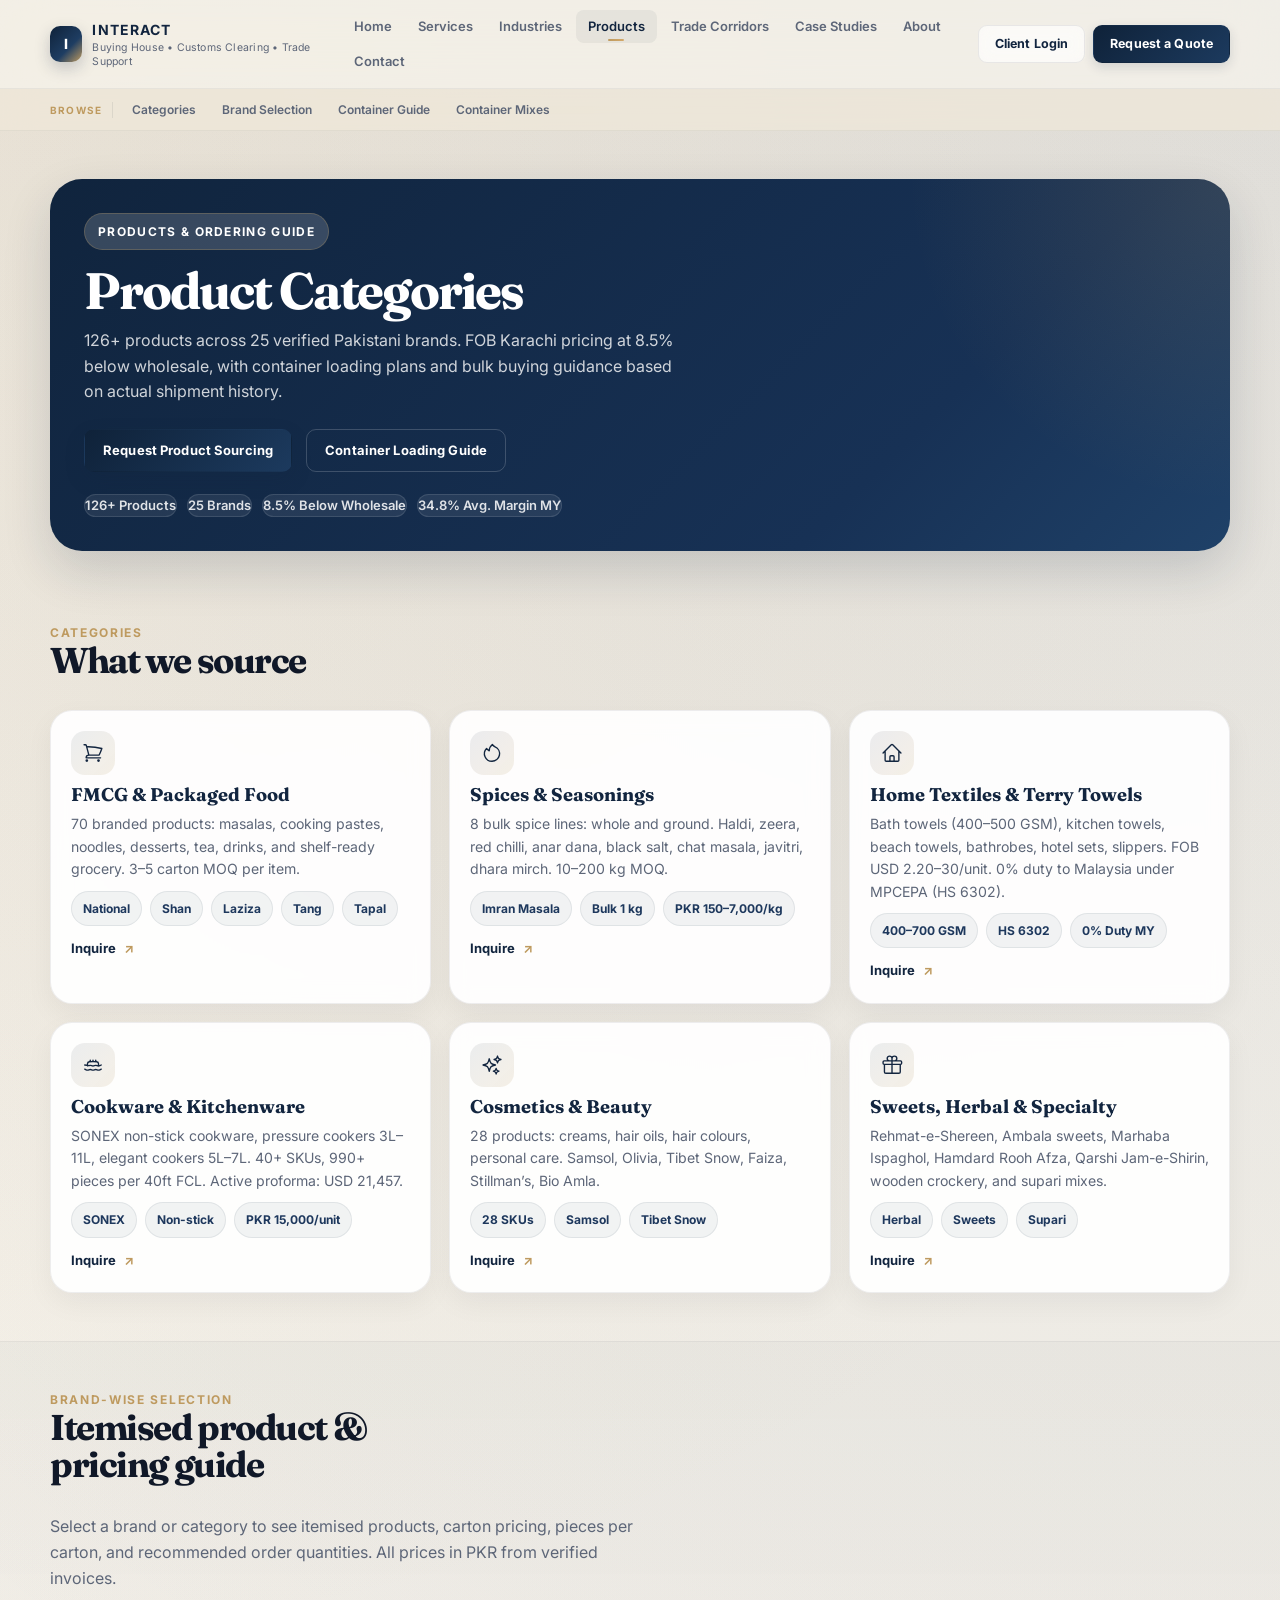
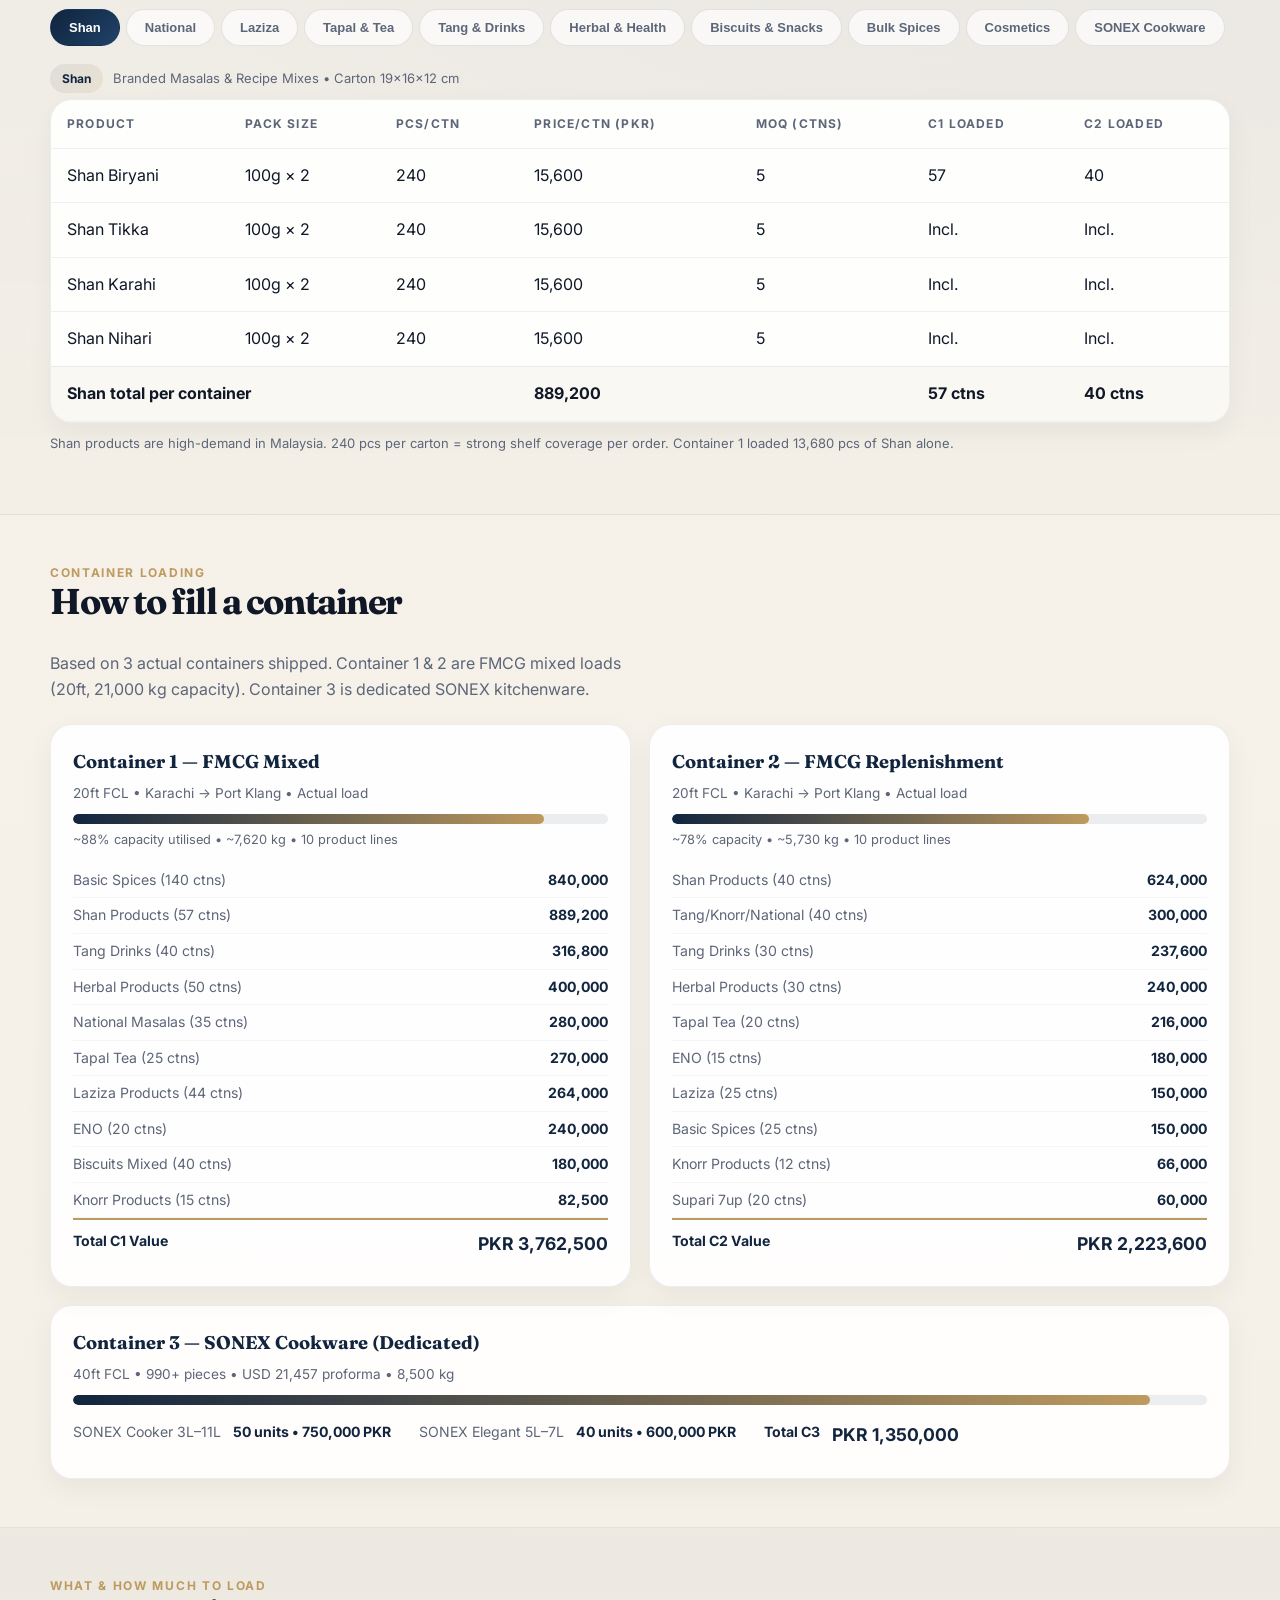
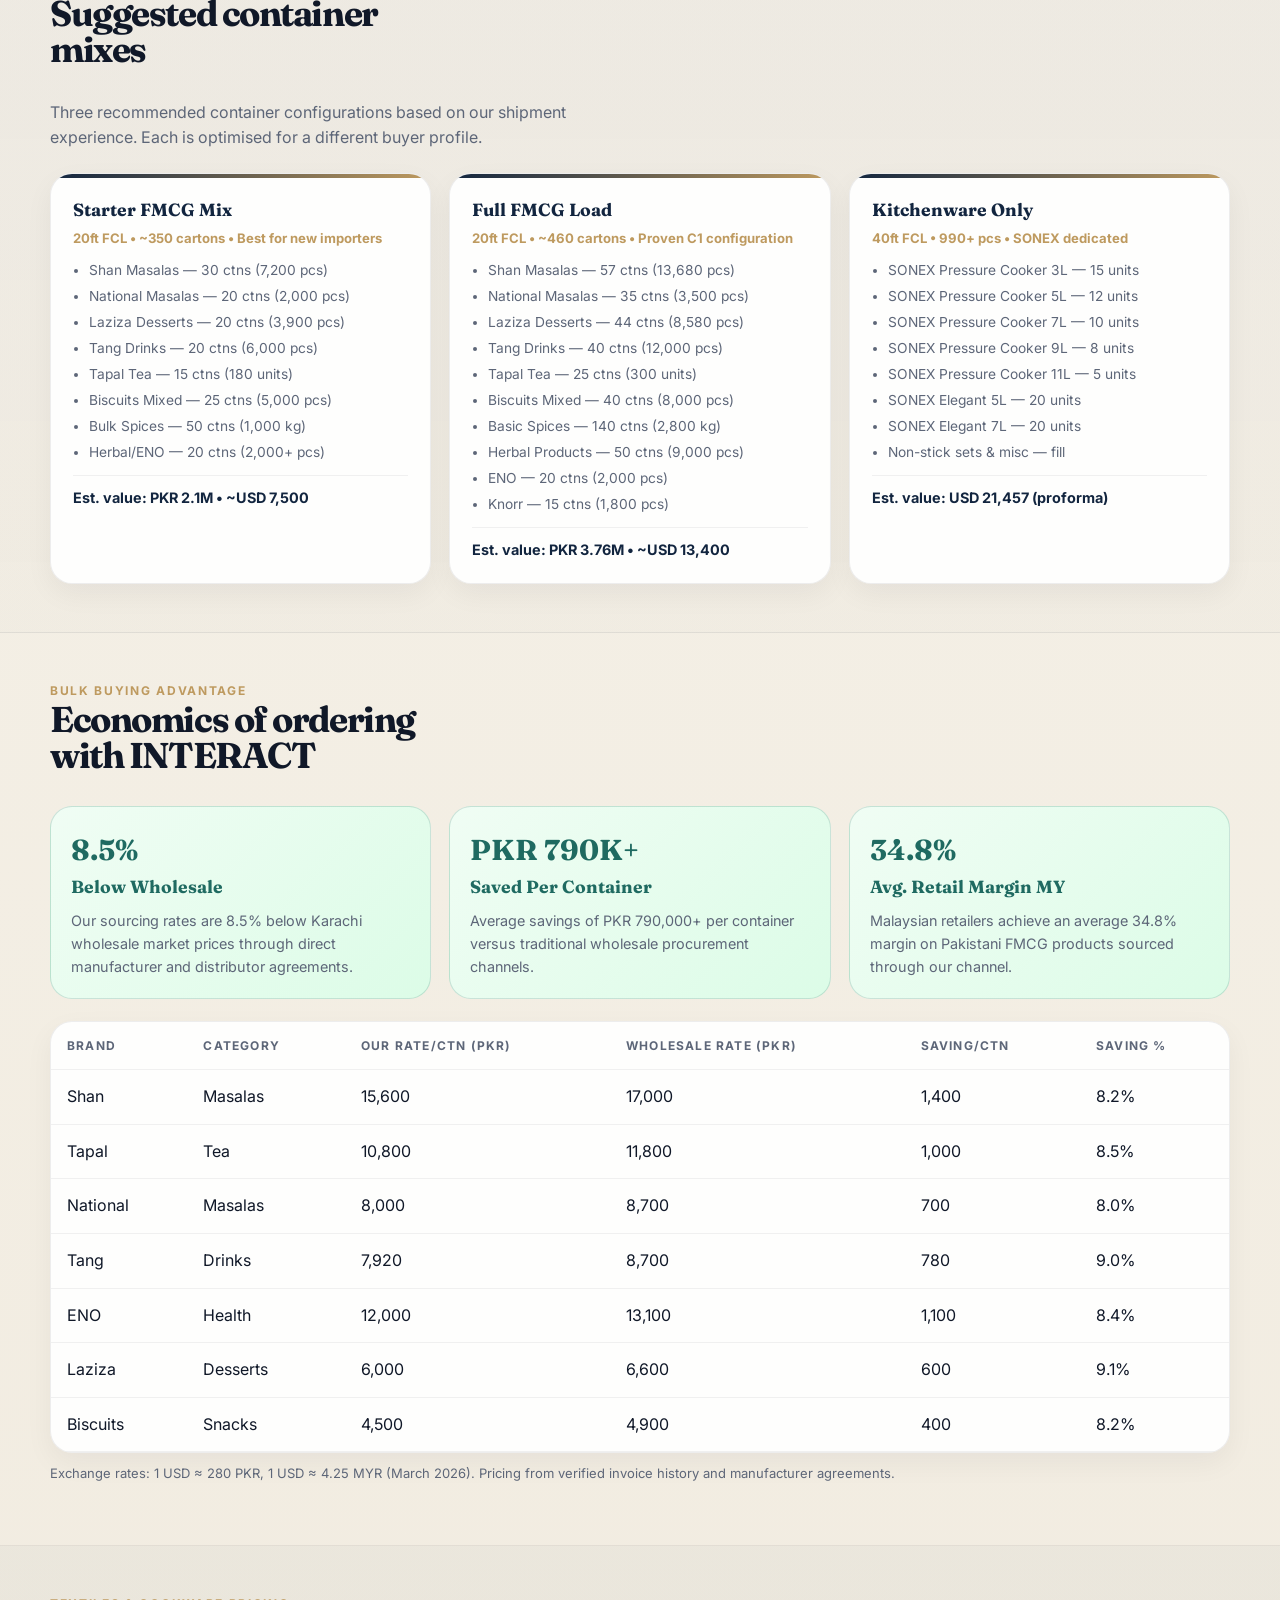
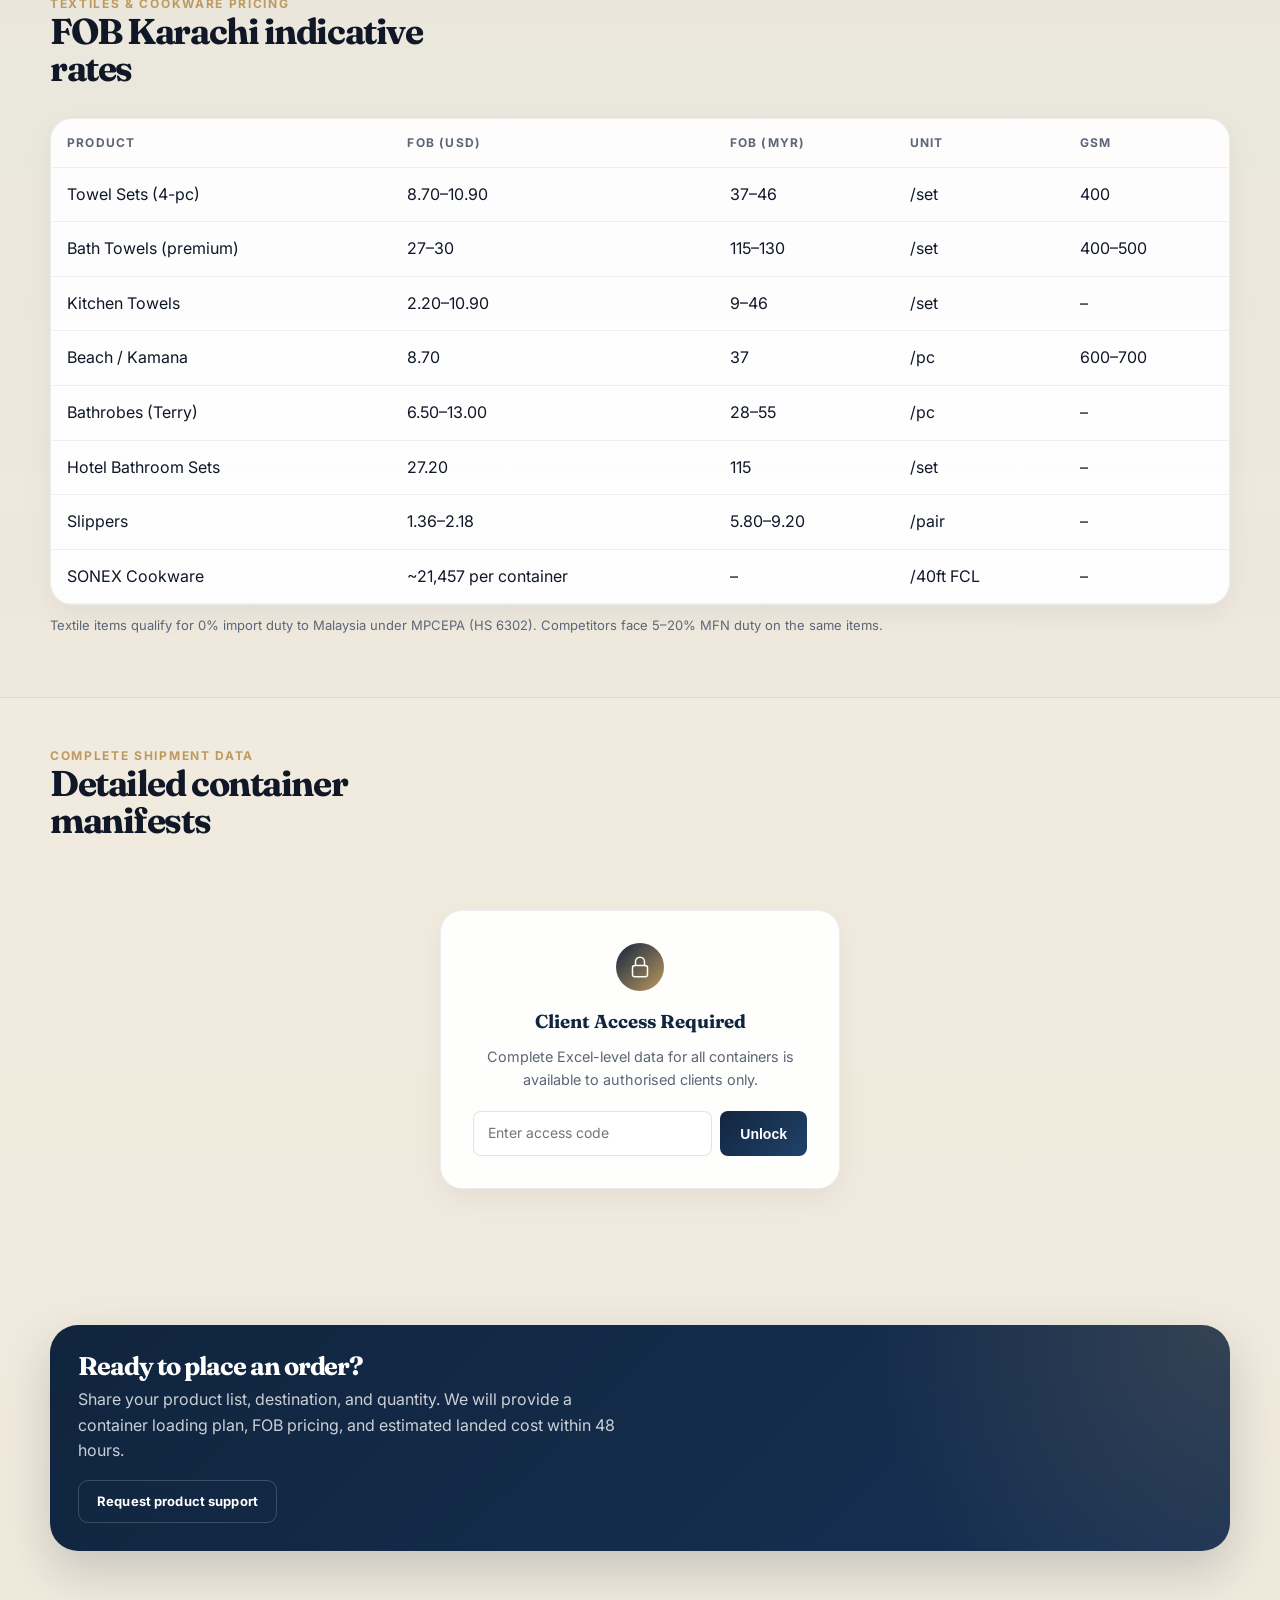
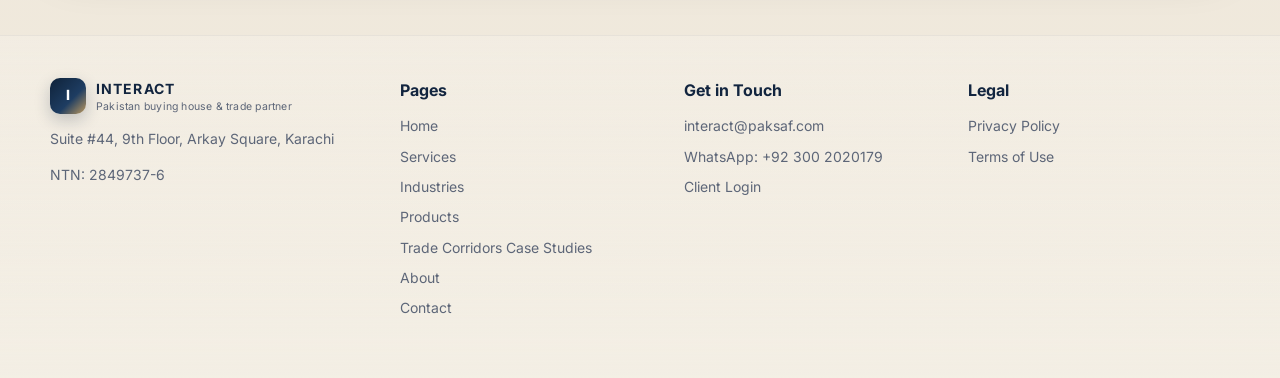
<file: products.html>
<!doctype html>
<html lang="en">
<head>
  <meta charset="utf-8" />
  <meta name="viewport" content="width=device-width, initial-scale=1" />
  <title>INTERACT â Products</title>
  <meta name="description" content="Product categories: FMCG, spices, home textiles, cookware, leather chemicals, leather products, and custom sourcing. FOB Karachi pricing with brand-wise selection and container loading guides." />
  <link rel="preconnect" href="https://fonts.googleapis.com">
  <link rel="preconnect" href="https://fonts.gstatic.com" crossorigin>
  <link href="https://fonts.googleapis.com/css2?family=Fraunces:opsz,wght@9..144,500;9..144,600;9..144,700&family=Inter:wght@400;500;600;700;800&display=swap" rel="stylesheet">
  <link rel="stylesheet" href="assets/styles.css" />
  <style>
    .tab-nav { display:flex; gap:6px; flex-wrap:wrap; margin-bottom:18px; }
    .tab-btn { padding:10px 18px; border-radius:999px; border:1px solid rgba(16,24,40,0.10); background:rgba(255,255,255,0.68); font-size:13px; font-weight:700; cursor:pointer; color:var(--muted); transition:.18s ease; }
    .tab-btn:hover { background:rgba(255,255,255,0.92); color:var(--brand); }
    .tab-btn.active { background:linear-gradient(135deg,#10243d,#204269); color:#fff; border-color:transparent; }
    .tab-panel { display:none; }
    .tab-panel.active { display:block; }
    .brand-row { display:flex; align-items:center; gap:10px; margin-bottom:6px; }
    .brand-badge { padding:5px 12px; border-radius:999px; background:linear-gradient(135deg,rgba(18,37,63,0.08),rgba(190,154,95,0.14)); font-size:12px; font-weight:700; color:var(--brand); }
    .container-viz { display:grid; grid-template-columns:1fr 1fr; gap:18px; }
    .container-box { background:var(--surface-strong); border:1px solid rgba(16,24,40,0.07); border-radius:var(--radius); padding:22px; box-shadow:var(--shadow-soft); }
    .container-box h4 { font-family:var(--display); font-size:1.15rem; margin:0 0 6px; color:var(--brand); }
    .container-box .cap-bar { height:10px; border-radius:8px; background:rgba(18,37,63,0.08); margin:10px 0 6px; overflow:hidden; }
    .container-box .cap-fill { height:100%; border-radius:8px; background:linear-gradient(90deg,var(--brand),var(--accent)); }
    .load-item { display:flex; justify-content:space-between; padding:6px 0; border-bottom:1px solid rgba(16,24,40,0.04); font-size:.88rem; }
    .load-item:last-child { border-bottom:none; }
    .load-item .li-label { color:var(--muted); }
    .load-item .li-value { font-weight:700; color:var(--brand); }
    .savings-card { background:linear-gradient(135deg,#f0fdf4,#dcfce7); border:1px solid rgba(31,106,97,0.18); border-radius:var(--radius); padding:20px; }
    .savings-card h4 { color:var(--success); margin:0 0 8px; font-family:var(--display); font-size:1.1rem; }
    .savings-card p { color:var(--muted); margin:0; font-size:.9rem; }
    .savings-num { font-family:var(--display); font-size:1.8rem; font-weight:700; color:var(--success); }
    .suggest-grid { display:grid; grid-template-columns:repeat(3,1fr); gap:18px; }
    .suggest-card { background:var(--surface-strong); border:1px solid rgba(16,24,40,0.07); border-radius:var(--radius); padding:22px; box-shadow:var(--shadow-soft); position:relative; overflow:hidden; }
    .suggest-card::before { content:""; position:absolute; top:0; left:0; right:0; height:4px; background:linear-gradient(90deg,var(--brand),var(--accent)); }
    .suggest-card h4 { font-family:var(--display); font-size:1.1rem; margin:0 0 4px; color:var(--brand); }
    .suggest-card .sub { font-size:.82rem; color:var(--accent); font-weight:700; margin-bottom:10px; }
    .suggest-card ul { margin:0; padding-left:16px; font-size:.86rem; color:var(--muted); }
    .suggest-card ul li+li { margin-top:4px; }
    .suggest-card .total { margin-top:12px; padding-top:10px; border-top:1px solid rgba(16,24,40,0.06); font-weight:700; color:var(--brand); font-size:.9rem; }
    .data-tab-btn { padding:10px 18px; border-radius:999px; border:1px solid rgba(16,24,40,0.10); background:rgba(255,255,255,0.68); font-size:13px; font-weight:700; cursor:pointer; color:var(--muted); transition:.18s ease; }
    .data-tab-btn:hover { background:rgba(255,255,255,0.92); color:var(--brand); }
    .data-tab-btn.active { background:linear-gradient(135deg,#10243d,#204269); color:#fff; border-color:transparent; }
    .data-tab-panel { display:none; }
    .data-tab-panel.active { display:block; }
    @media (max-width:980px) { .container-viz, .suggest-grid { grid-template-columns:1fr; } }
  </style>
</head>
<body>
  <header class="site-header">
    <div class="container header-inner">
      <a class="brand" href="index.html"><span class="brand-mark">I</span><span class="brand-copy"><strong>INTERACT</strong><span>Buying House &bull; Customs Clearing &bull; Trade Support</span></span></a>
      <button class="nav-toggle" data-nav-toggle aria-label="Open navigation">Menu</button>
      <nav class="site-nav" data-nav>
        <a href="index.html">Home</a><a href="services.html">Services</a><a href="industries.html">Industries</a><a href="products.html" class="active">Products</a><a href="corridors.html">Trade Corridors</a>
        <a href="case-studies.html">Case Studies</a><a href="about.html">About</a><a href="contact.html">Contact</a>
      </nav>
      <div class="header-actions"><a class="btn secondary" href="client-login.html">Client Login</a><a class="btn primary" href="contact.html#rfq">Request a Quote</a></div>
    </div>
  </header>
  <nav class="page-subnav">
    <div class="container">
      <span class="subnav-label">Browse</span>
      <a href="#categories">Categories</a>
      <a href="#brand-selection">Brand Selection</a>
      <a href="#container-guide">Container Guide</a>
      <a href="#container-mixes">Container Mixes</a>
    </div>
  </nav>

  <section class="page-hero"><div class="container"><div class="page-hero-box">
    <span class="eyebrow" style="background:rgba(255,255,255,.16);color:white;">Products &amp; Ordering Guide</span>
    <h1>Product Categories</h1>
    <p>126+ products across 25 verified Pakistani brands. FOB Karachi pricing at 8.5% below wholesale, with container loading plans and bulk buying guidance based on actual shipment history.</p>
    <div class="hero-actions"><a class="btn primary" href="contact.html#rfq">Request Product Sourcing</a><a class="btn ghost" href="#container-guide">Container Loading Guide</a></div>
    <ul class="inline-list">
      <li>126+ Products</li><li>25 Brands</li><li>8.5% Below Wholesale</li><li>34.8% Avg. Margin MY</li>
    </ul>
  </div></div></section>

  <main>

    <!-- ââ SECTION 1: PRODUCT CATEGORIES (unchanged cards) ââ -->
    <section class="section">
      <div class="container">
        <div class="section-header"><div><div class="kicker">Categories</div><h2 id="categories">What we source</h2></div></div>
        <div class="grid cols-3">

          <article class="card compact">
            <div class="ic"><svg xmlns="http://www.w3.org/2000/svg" fill="none" viewBox="0 0 24 24" stroke-width="1.5" stroke="currentColor"><path stroke-linecap="round" stroke-linejoin="round" d="M2.25 3h1.386c.51 0 .955.343 1.087.835l.383 1.437M7.5 14.25a3 3 0 0 0-3 3h15.75m-12.75-3h11.218c1.121-2.3 2.1-4.684 2.924-7.138a60.114 60.114 0 0 0-16.536-1.84M7.5 14.25 5.106 5.272M6 20.25a.75.75 0 1 1-1.5 0 .75.75 0 0 1 1.5 0Zm12.75 0a.75.75 0 1 1-1.5 0 .75.75 0 0 1 1.5 0Z"/></svg></div>
            <h3>FMCG &amp; Packaged Food</h3>
            <p>70 branded products: masalas, cooking pastes, noodles, desserts, tea, drinks, and shelf-ready grocery. 3&ndash;5 carton MOQ per item.</p>
            <div class="tag-row"><span class="tag">National</span><span class="tag">Shan</span><span class="tag">Laziza</span><span class="tag">Tang</span><span class="tag">Tapal</span></div>
            <a class="card-link" href="contact.html#rfq">Inquire</a>
          </article>

          <article class="card compact">
            <div class="ic"><svg xmlns="http://www.w3.org/2000/svg" fill="none" viewBox="0 0 24 24" stroke-width="1.5" stroke="currentColor"><path stroke-linecap="round" stroke-linejoin="round" d="M15.362 5.214A8.252 8.252 0 0 1 12 21 8.25 8.25 0 0 1 6.038 7.047 8.287 8.287 0 0 0 9 9.601a8.983 8.983 0 0 1 3.361-6.867 8.21 8.21 0 0 0 3 2.48Z"/></svg></div>
            <h3>Spices &amp; Seasonings</h3>
            <p>8 bulk spice lines: whole and ground. Haldi, zeera, red chilli, anar dana, black salt, chat masala, javitri, dhara mirch. 10&ndash;200 kg MOQ.</p>
            <div class="tag-row"><span class="tag">Imran Masala</span><span class="tag">Bulk 1 kg</span><span class="tag">PKR 150&ndash;7,000/kg</span></div>
            <a class="card-link" href="contact.html#rfq">Inquire</a>
          </article>

          <article class="card compact">
            <div class="ic"><svg xmlns="http://www.w3.org/2000/svg" fill="none" viewBox="0 0 24 24" stroke-width="1.5" stroke="currentColor"><path stroke-linecap="round" stroke-linejoin="round" d="m2.25 12 8.954-8.955c.44-.439 1.152-.439 1.591 0L21.75 12M4.5 9.75v10.125c0 .621.504 1.125 1.125 1.125H9.75v-4.875c0-.621.504-1.125 1.125-1.125h2.25c.621 0 1.125.504 1.125 1.125V21h4.125c.621 0 1.125-.504 1.125-1.125V9.75M8.25 21h8.25"/></svg></div>
            <h3>Home Textiles &amp; Terry Towels</h3>
            <p>Bath towels (400&ndash;500 GSM), kitchen towels, beach towels, bathrobes, hotel sets, slippers. FOB USD 2.20&ndash;30/unit. 0% duty to Malaysia under MPCEPA (HS 6302).</p>
            <div class="tag-row"><span class="tag">400&ndash;700 GSM</span><span class="tag">HS 6302</span><span class="tag">0% Duty MY</span></div>
            <a class="card-link" href="contact.html#rfq">Inquire</a>
          </article>

          <article class="card compact">
            <div class="ic"><svg xmlns="http://www.w3.org/2000/svg" fill="none" viewBox="0 0 24 24" stroke-width="1.5" stroke="currentColor"><path stroke-linecap="round" stroke-linejoin="round" d="M12 8.25v-1.5m0 1.5c-1.355 0-2.697.056-4.024.166C6.845 8.51 6 9.473 6 10.608v2.513m6-4.871c1.355 0 2.697.056 4.024.166C17.155 8.51 18 9.473 18 10.608v2.513M15 8.25v-1.5m-6 1.5v-1.5m12 9.75-1.5.75a3.354 3.354 0 0 1-3 0 3.354 3.354 0 0 0-3 0 3.354 3.354 0 0 1-3 0 3.354 3.354 0 0 0-3 0 3.354 3.354 0 0 1-3 0L3 16.5m18-4.5-1.5.75a3.354 3.354 0 0 1-3 0 3.354 3.354 0 0 0-3 0 3.354 3.354 0 0 1-3 0 3.354 3.354 0 0 0-3 0L3 12"/></svg></div>
            <h3>Cookware &amp; Kitchenware</h3>
            <p>SONEX non-stick cookware, pressure cookers 3L&ndash;11L, elegant cookers 5L&ndash;7L. 40+ SKUs, 990+ pieces per 40ft FCL. Active proforma: USD 21,457.</p>
            <div class="tag-row"><span class="tag">SONEX</span><span class="tag">Non-stick</span><span class="tag">PKR 15,000/unit</span></div>
            <a class="card-link" href="contact.html#rfq">Inquire</a>
          </article>

          <article class="card compact">
            <div class="ic"><svg xmlns="http://www.w3.org/2000/svg" fill="none" viewBox="0 0 24 24" stroke-width="1.5" stroke="currentColor"><path stroke-linecap="round" stroke-linejoin="round" d="M9.813 15.904 9 18.75l-.813-2.846a4.5 4.5 0 0 0-3.09-3.09L2.25 12l2.846-.813a4.5 4.5 0 0 0 3.09-3.09L9 5.25l.813 2.846a4.5 4.5 0 0 0 3.09 3.09L15.75 12l-2.846.813a4.5 4.5 0 0 0-3.09 3.09ZM18.259 8.715 18 9.75l-.259-1.035a3.375 3.375 0 0 0-2.455-2.456L14.25 6l1.036-.259a3.375 3.375 0 0 0 2.455-2.456L18 2.25l.259 1.035a3.375 3.375 0 0 0 2.455 2.456L21.75 6l-1.036.259a3.375 3.375 0 0 0-2.455 2.456ZM16.894 20.567 16.5 21.75l-.394-1.183a2.25 2.25 0 0 0-1.423-1.423L13.5 18.75l1.183-.394a2.25 2.25 0 0 0 1.423-1.423l.394-1.183.394 1.183a2.25 2.25 0 0 0 1.423 1.423l1.183.394-1.183.394a2.25 2.25 0 0 0-1.423 1.423Z"/></svg></div>
            <h3>Cosmetics &amp; Beauty</h3>
            <p>28 products: creams, hair oils, hair colours, personal care. Samsol, Olivia, Tibet Snow, Faiza, Stillman&rsquo;s, Bio Amla.</p>
            <div class="tag-row"><span class="tag">28 SKUs</span><span class="tag">Samsol</span><span class="tag">Tibet Snow</span></div>
            <a class="card-link" href="contact.html#rfq">Inquire</a>
          </article>

          <article class="card compact">
            <div class="ic"><svg xmlns="http://www.w3.org/2000/svg" fill="none" viewBox="0 0 24 24" stroke-width="1.5" stroke="currentColor"><path stroke-linecap="round" stroke-linejoin="round" d="M21 11.25v8.25a1.5 1.5 0 0 1-1.5 1.5H5.25a1.5 1.5 0 0 1-1.5-1.5v-8.25M12 4.875A2.625 2.625 0 1 0 9.375 7.5H12m0-2.625V7.5m0-2.625A2.625 2.625 0 1 1 14.625 7.5H12m0 0V21m-8.625-9.75h18c.621 0 1.125-.504 1.125-1.125v-1.5c0-.621-.504-1.125-1.125-1.125h-18c-.621 0-1.125.504-1.125 1.125v1.5c0 .621.504 1.125 1.125 1.125Z"/></svg></div>
            <h3>Sweets, Herbal &amp; Specialty</h3>
            <p>Rehmat-e-Shereen, Ambala sweets, Marhaba Ispaghol, Hamdard Rooh Afza, Qarshi Jam-e-Shirin, wooden crockery, and supari mixes.</p>
            <div class="tag-row"><span class="tag">Herbal</span><span class="tag">Sweets</span><span class="tag">Supari</span></div>
            <a class="card-link" href="contact.html#rfq">Inquire</a>
          </article>

        </div>
      </div>
    </section>

    <!-- ââ SECTION 2: BRAND-WISE ITEMISED SELECTION (Tabs) ââ -->
    <section class="section band" id="brand-selection">
      <div class="container">
        <div class="section-header"><div><div class="kicker">Brand-wise selection</div><h2>Itemised product &amp; pricing guide</h2></div></div>
        <p class="section-copy" style="margin-bottom:18px;">Select a brand or category to see itemised products, carton pricing, pieces per carton, and recommended order quantities. All prices in PKR from verified invoices.</p>

        <div class="tab-nav">
          <button class="tab-btn active" data-tab="shan">Shan</button>
          <button class="tab-btn" data-tab="national">National</button>
          <button class="tab-btn" data-tab="laziza">Laziza</button>
          <button class="tab-btn" data-tab="tapal">Tapal &amp; Tea</button>
          <button class="tab-btn" data-tab="drinks">Tang &amp; Drinks</button>
          <button class="tab-btn" data-tab="herbal">Herbal &amp; Health</button>
          <button class="tab-btn" data-tab="biscuits">Biscuits &amp; Snacks</button>
          <button class="tab-btn" data-tab="spices">Bulk Spices</button>
          <button class="tab-btn" data-tab="cosmetics">Cosmetics</button>
          <button class="tab-btn" data-tab="sonex">SONEX Cookware</button>
        </div>

        <!-- Shan -->
        <div class="tab-panel active" id="tab-shan">
          <div class="brand-row"><span class="brand-badge">Shan</span><span style="font-size:13px;color:var(--muted);">Branded Masalas &amp; Recipe Mixes &bull; Carton 19&times;16&times;12 cm</span></div>
          <div class="table-wrap">
            <table>
              <thead><tr><th>Product</th><th>Pack Size</th><th>Pcs/Ctn</th><th>Price/Ctn (PKR)</th><th>MOQ (Ctns)</th><th>C1 Loaded</th><th>C2 Loaded</th></tr></thead>
              <tbody>
                <tr><td>Shan Biryani</td><td>100g &times; 2</td><td>240</td><td>15,600</td><td>5</td><td>57</td><td>40</td></tr>
                <tr><td>Shan Tikka</td><td>100g &times; 2</td><td>240</td><td>15,600</td><td>5</td><td>Incl.</td><td>Incl.</td></tr>
                <tr><td>Shan Karahi</td><td>100g &times; 2</td><td>240</td><td>15,600</td><td>5</td><td>Incl.</td><td>Incl.</td></tr>
                <tr><td>Shan Nihari</td><td>100g &times; 2</td><td>240</td><td>15,600</td><td>5</td><td>Incl.</td><td>Incl.</td></tr>
                <tr style="font-weight:700;background:rgba(190,154,95,0.06);"><td colspan="3">Shan total per container</td><td>889,200</td><td></td><td>57 ctns</td><td>40 ctns</td></tr>
              </tbody>
            </table>
          </div>
          <p class="note">Shan products are high-demand in Malaysia. 240 pcs per carton = strong shelf coverage per order. Container 1 loaded 13,680 pcs of Shan alone.</p>
        </div>

        <!-- National -->
        <div class="tab-panel" id="tab-national">
          <div class="brand-row"><span class="brand-badge">National</span><span style="font-size:13px;color:var(--muted);">Masalas, Recipe Mixes &amp; Cooking Pastes &bull; Carton 12&times;12 cm</span></div>
          <div class="table-wrap">
            <table>
              <thead><tr><th>Product</th><th>Pack Size</th><th>Pcs/Ctn</th><th>Price/Ctn (PKR)</th><th>MOQ (Ctns)</th><th>Notes</th></tr></thead>
              <tbody>
                <tr><td>Achaar Gosht</td><td>100g &times; 2</td><td>100</td><td>8,000</td><td>3</td><td>PKR 310/unit</td></tr>
                <tr><td>Biryani Standard</td><td>100g &times; 2</td><td>100</td><td>8,000</td><td>3</td><td>PKR 330/unit</td></tr>
                <tr><td>Biryani Bombay</td><td>100g &times; 2</td><td>100</td><td>8,000</td><td>3</td><td>PKR 245/unit</td></tr>
                <tr><td>Pulao Masala</td><td>100g &times; 2</td><td>100</td><td>8,000</td><td>3</td><td>PKR 290/unit</td></tr>
                <tr><td>Qorma Masala</td><td>100g &times; 2</td><td>100</td><td>8,000</td><td>3</td><td>PKR 310/unit</td></tr>
                <tr><td>Tikka Boti</td><td>100g &times; 2</td><td>100</td><td>8,000</td><td>3</td><td>PKR 299/unit</td></tr>
                <tr><td>Chicken Masala</td><td>100g &times; 2</td><td>100</td><td>8,000</td><td>3</td><td>PKR 310/unit</td></tr>
                <tr><td>Fish / Karahi / Nihari</td><td>100g &times; 2</td><td>100</td><td>8,000</td><td>3</td><td>PKR 250&ndash;310/unit</td></tr>
                <tr style="font-weight:700;background:rgba(190,154,95,0.06);"><td colspan="3">National total C1</td><td>280,000</td><td></td><td>35 ctns &bull; 3,500 pcs</td></tr>
              </tbody>
            </table>
          </div>
          <p class="note">National has the widest masala range. 3-carton MOQ per variant keeps variety high even in small orders. 297 SKUs available in the master catalogue.</p>
        </div>

        <!-- Laziza -->
        <div class="tab-panel" id="tab-laziza">
          <div class="brand-row"><span class="brand-badge">Laziza</span><span style="font-size:13px;color:var(--muted);">Kheer Mixes, Custards &amp; Dessert Bases &bull; Carton 15&times;13&times;17 cm</span></div>
          <div class="table-wrap">
            <table>
              <thead><tr><th>Product</th><th>Ctn/Pcs</th><th>Price/Ctn (PKR)</th><th>MOQ (Ctns)</th><th>C1 Loaded</th><th>C2 Loaded</th></tr></thead>
              <tbody>
                <tr><td>Laziza Kheer Mix</td><td>195</td><td>6,000</td><td>5</td><td>44</td><td>25</td></tr>
                <tr><td>Laziza Custard</td><td>195</td><td>6,000</td><td>5</td><td>Incl.</td><td>Incl.</td></tr>
                <tr style="font-weight:700;background:rgba(190,154,95,0.06);"><td>Laziza total</td><td></td><td></td><td></td><td>264,000</td><td>150,000</td></tr>
              </tbody>
            </table>
          </div>
          <p class="note">Dessert mixes have strong demand in Malaysian South-Asian grocery. 195 pcs per carton means good margin per unit of shelf space.</p>
        </div>

        <!-- Tapal -->
        <div class="tab-panel" id="tab-tapal">
          <div class="brand-row"><span class="brand-badge">Tapal</span><span style="font-size:13px;color:var(--muted);">Tea &amp; Beverages &bull; Carton 17&times;12&times;9 cm</span></div>
          <div class="table-wrap">
            <table>
              <thead><tr><th>Product</th><th>Pack Size</th><th>Units/Ctn</th><th>Price/Ctn (PKR)</th><th>MOQ (Ctns)</th><th>Loaded C1/C2</th></tr></thead>
              <tbody>
                <tr><td>Tapal Danedar</td><td>900g</td><td>12</td><td>18,540</td><td>5</td><td>25 / 20</td></tr>
                <tr><td>Tapal Danedar</td><td>450g</td><td>24</td><td>18,840</td><td>5</td><td>Incl.</td></tr>
                <tr><td>Vital Tea</td><td>900g</td><td>12</td><td>16,320</td><td>5</td><td>Incl.</td></tr>
                <tr style="font-weight:700;background:rgba(190,154,95,0.06);"><td colspan="3">Tapal total C1 / C2</td><td colspan="3">270,000 / 216,000 PKR</td></tr>
              </tbody>
            </table>
          </div>
          <p class="note">Tea is a high-value, high-weight category. Tapal Danedar 900g at PKR 1,545/unit commands a premium in Malaysian retail.</p>
        </div>

        <!-- Tang & Drinks -->
        <div class="tab-panel" id="tab-drinks">
          <div class="brand-row"><span class="brand-badge">Tang &amp; Drinks</span><span style="font-size:13px;color:var(--muted);">Powdered Beverages &bull; Carton 12&times;12&times;12 cm</span></div>
          <div class="table-wrap">
            <table>
              <thead><tr><th>Product</th><th>Pcs/Ctn</th><th>Price/Ctn (PKR)</th><th>MOQ (Ctns)</th><th>C1 Loaded</th><th>C2 Loaded</th></tr></thead>
              <tbody>
                <tr><td>Tang Orange</td><td>300</td><td>7,920</td><td>5</td><td>40</td><td>30</td></tr>
                <tr><td>Rooh Afza (Hamdard)</td><td>180</td><td>8,000</td><td>5</td><td>Incl. in Herbal</td><td>Incl.</td></tr>
                <tr><td>Jam-e-Shirin (Qarshi)</td><td>180</td><td>8,000</td><td>5</td><td>Incl. in Herbal</td><td>Incl.</td></tr>
                <tr style="font-weight:700;background:rgba(190,154,95,0.06);"><td>Tang total C1 / C2</td><td></td><td></td><td></td><td>316,800</td><td>237,600</td></tr>
              </tbody>
            </table>
          </div>
          <p class="note">Tang at 300 pcs per carton offers the highest piece count per carton in the FMCG mix. Strong impulse-buy category in Malaysian retail.</p>
        </div>

        <!-- Herbal -->
        <div class="tab-panel" id="tab-herbal">
          <div class="brand-row"><span class="brand-badge">Herbal &amp; Health</span><span style="font-size:13px;color:var(--muted);">Marhaba, Hamdard, Qarshi</span></div>
          <div class="table-wrap">
            <table>
              <thead><tr><th>Product</th><th>Brand</th><th>Pcs/Ctn</th><th>Price/Ctn (PKR)</th><th>MOQ</th><th>C1 / C2</th></tr></thead>
              <tbody>
                <tr><td>Ispaghol</td><td>Marhaba</td><td>180</td><td>8,000</td><td>5 ctns</td><td>50 / 30</td></tr>
                <tr><td>Rooh Afza</td><td>Hamdard</td><td>180</td><td>8,000</td><td>5 ctns</td><td>Incl.</td></tr>
                <tr><td>Jam-e-Shirin</td><td>Qarshi</td><td>180</td><td>8,000</td><td>5 ctns</td><td>Incl.</td></tr>
                <tr style="font-weight:700;background:rgba(190,154,95,0.06);"><td colspan="3">Herbal total C1 / C2</td><td colspan="3">400,000 / 240,000 PKR</td></tr>
              </tbody>
            </table>
          </div>
        </div>

        <!-- Biscuits & Snacks -->
        <div class="tab-panel" id="tab-biscuits">
          <div class="brand-row"><span class="brand-badge">Biscuits &amp; Snacks</span><span style="font-size:13px;color:var(--muted);">Continental, Peak Freans, Bisconni, Too Gud</span></div>
          <div class="table-wrap">
            <table>
              <thead><tr><th>Product</th><th>Brand</th><th>Pcs/Ctn</th><th>Price/Ctn (PKR)</th><th>MOQ</th><th>C1 Loaded</th></tr></thead>
              <tbody>
                <tr><td>Continental Biscuits</td><td>Continental</td><td>200</td><td>4,500</td><td>5 ctns</td><td>40 ctns</td></tr>
                <tr><td>Peak Freans</td><td>EBM</td><td>200</td><td>4,500</td><td>5 ctns</td><td>Incl.</td></tr>
                <tr><td>Bisconni / Too Gud</td><td>Various</td><td>200</td><td>4,500</td><td>5 ctns</td><td>Incl.</td></tr>
                <tr style="font-weight:700;background:rgba(190,154,95,0.06);"><td colspan="3">Biscuits total C1</td><td>180,000</td><td></td><td>40 ctns &bull; 8,000 pcs</td></tr>
              </tbody>
            </table>
          </div>
          <p class="note">Biscuits at PKR 4,500/ctn are the most affordable entry point. High volume, low unit cost makes them excellent container fillers.</p>
        </div>

        <!-- Bulk Spices -->
        <div class="tab-panel" id="tab-spices">
          <div class="brand-row"><span class="brand-badge">Bulk Spices</span><span style="font-size:13px;color:var(--muted);">Loose &amp; Ground &bull; 1 kg packs &bull; Various suppliers</span></div>
          <div class="table-wrap">
            <table>
              <thead><tr><th>Spice</th><th>Unit</th><th>Rate (PKR/kg)</th><th>MOQ (kg)</th><th>C1 Loaded</th><th>Notes</th></tr></thead>
              <tbody>
                <tr><td>Anar Dana</td><td>1 kg</td><td>700</td><td>20</td><td>200 kg</td><td>High-demand</td></tr>
                <tr><td>Black Salt</td><td>1 kg</td><td>150</td><td>20</td><td>200 kg</td><td>Low-cost filler</td></tr>
                <tr><td>Chat Masala</td><td>1 kg</td><td>700</td><td>20</td><td>20 kg</td><td></td></tr>
                <tr><td>Red Chilli Powder</td><td>1 kg</td><td>700</td><td>20</td><td>30 kg</td><td>Staple line</td></tr>
                <tr><td>Javitri (Mace)</td><td>1 kg</td><td>7,000</td><td>10</td><td>20 kg</td><td>Premium spice</td></tr>
                <tr><td>Dhara Mirch</td><td>1 kg</td><td>700</td><td>20</td><td>30 kg</td><td></td></tr>
                <tr><td>Haldi / Turmeric</td><td>1 kg</td><td>600</td><td>30</td><td>Incl.</td><td>Staple</td></tr>
                <tr><td>Zeera / Cumin</td><td>1 kg</td><td>1,200</td><td>20</td><td>Incl.</td><td>Staple</td></tr>
                <tr style="font-weight:700;background:rgba(190,154,95,0.06);"><td colspan="2">Basic Spices total C1</td><td></td><td></td><td>140 ctns</td><td>2,800 kg &bull; 840,000 PKR</td></tr>
              </tbody>
            </table>
          </div>
          <p class="note">Bulk spices are sold per kg. Javitri at PKR 7,000/kg is the premium line; black salt at PKR 150/kg is the most affordable. 140 cartons of mixed spices were loaded in Container 1.</p>
        </div>

        <!-- Cosmetics -->
        <div class="tab-panel" id="tab-cosmetics">
          <div class="brand-row"><span class="brand-badge">Cosmetics &amp; Beauty</span><span style="font-size:13px;color:var(--muted);">28 SKUs across 6 brands</span></div>
          <div class="table-wrap">
            <table>
              <thead><tr><th>Product</th><th>Brand</th><th>Qty (pcs)</th><th>Unit Rate (PKR)</th><th>Total (PKR)</th></tr></thead>
              <tbody>
                <tr><td>Samsol Hair Color (Small)</td><td>Samsol</td><td>144</td><td>128</td><td>18,432</td></tr>
                <tr><td>Samsol Hair Color (Large)</td><td>Samsol</td><td>144</td><td>240</td><td>34,560</td></tr>
                <tr><td>Archi Original</td><td>Archi</td><td>576</td><td>96</td><td>55,296</td></tr>
                <tr><td>Tibet Snow</td><td>Tibet</td><td>144</td><td>190</td><td>27,360</td></tr>
                <tr><td>Olivia Hair Color</td><td>Olivia</td><td>144</td><td>Varies</td><td>Varies</td></tr>
                <tr><td>Faiza Beauty Cream</td><td>Faiza</td><td>144</td><td>Varies</td><td>Varies</td></tr>
              </tbody>
            </table>
          </div>
          <p class="note">Cosmetics are low-weight, high-margin items. Archi Original at PKR 96/pc offers the best volume entry; Tibet Snow at PKR 190/pc has strong brand recognition in Malaysia.</p>
        </div>

        <!-- SONEX -->
        <div class="tab-panel" id="tab-sonex">
          <div class="brand-row"><span class="brand-badge">SONEX</span><span style="font-size:13px;color:var(--muted);">Pressure Cookers &amp; Non-Stick Cookware &bull; Container 3 (Dedicated)</span></div>
          <div class="table-wrap">
            <table>
              <thead><tr><th>Product</th><th>Range</th><th>Units</th><th>Price/Unit (PKR)</th><th>Weight (KG)</th><th>Container</th></tr></thead>
              <tbody>
                <tr><td>SONEX Cooker</td><td>3L &ndash; 11L</td><td>50</td><td>15,000</td><td>5,000</td><td>C3</td></tr>
                <tr><td>SONEX Elegant Cooker</td><td>5L &ndash; 7L</td><td>40</td><td>15,000</td><td>3,500</td><td>C3</td></tr>
                <tr style="font-weight:700;background:rgba(190,154,95,0.06);"><td colspan="2">SONEX total C3</td><td>90 units</td><td></td><td>8,500 kg</td><td>1,350,000 PKR</td></tr>
              </tbody>
            </table>
          </div>
          <p class="note">SONEX gets a dedicated container (C3) due to weight and volume. Active proforma: USD 21,457 for full 40ft FCL with 990+ pieces. Separate from FMCG containers.</p>
        </div>

      </div>
    </section>

    <!-- ââ SECTION 3: CONTAINER LOADING GUIDE ââ -->
    <section class="section" id="container-guide">
      <div class="container">
        <div class="section-header"><div><div class="kicker">Container loading</div><h2>How to fill a container</h2></div></div>
        <p class="section-copy" style="margin-bottom:22px;">Based on 3 actual containers shipped. Container 1 &amp; 2 are FMCG mixed loads (20ft, 21,000 kg capacity). Container 3 is dedicated SONEX kitchenware.</p>

        <div class="container-viz">

          <div class="container-box">
            <h4>Container 1 &mdash; FMCG Mixed</h4>
            <p style="font-size:.85rem;color:var(--muted);margin:0 0 10px;">20ft FCL &bull; Karachi &rarr; Port Klang &bull; Actual load</p>
            <div class="cap-bar"><div class="cap-fill" style="width:88%;"></div></div>
            <p style="font-size:.8rem;color:var(--muted);margin:0 0 12px;">~88% capacity utilised &bull; ~7,620 kg &bull; 10 product lines</p>
            <div class="load-item"><span class="li-label">Basic Spices (140 ctns)</span><span class="li-value">840,000</span></div>
            <div class="load-item"><span class="li-label">Shan Products (57 ctns)</span><span class="li-value">889,200</span></div>
            <div class="load-item"><span class="li-label">Tang Drinks (40 ctns)</span><span class="li-value">316,800</span></div>
            <div class="load-item"><span class="li-label">Herbal Products (50 ctns)</span><span class="li-value">400,000</span></div>
            <div class="load-item"><span class="li-label">National Masalas (35 ctns)</span><span class="li-value">280,000</span></div>
            <div class="load-item"><span class="li-label">Tapal Tea (25 ctns)</span><span class="li-value">270,000</span></div>
            <div class="load-item"><span class="li-label">Laziza Products (44 ctns)</span><span class="li-value">264,000</span></div>
            <div class="load-item"><span class="li-label">ENO (20 ctns)</span><span class="li-value">240,000</span></div>
            <div class="load-item"><span class="li-label">Biscuits Mixed (40 ctns)</span><span class="li-value">180,000</span></div>
            <div class="load-item"><span class="li-label">Knorr Products (15 ctns)</span><span class="li-value">82,500</span></div>
            <div class="load-item" style="border-top:2px solid var(--accent);padding-top:10px;"><span class="li-label" style="font-weight:700;color:var(--brand);">Total C1 Value</span><span class="li-value" style="font-size:1.1rem;">PKR 3,762,500</span></div>
          </div>

          <div class="container-box">
            <h4>Container 2 &mdash; FMCG Replenishment</h4>
            <p style="font-size:.85rem;color:var(--muted);margin:0 0 10px;">20ft FCL &bull; Karachi &rarr; Port Klang &bull; Actual load</p>
            <div class="cap-bar"><div class="cap-fill" style="width:78%;"></div></div>
            <p style="font-size:.8rem;color:var(--muted);margin:0 0 12px;">~78% capacity &bull; ~5,730 kg &bull; 10 product lines</p>
            <div class="load-item"><span class="li-label">Shan Products (40 ctns)</span><span class="li-value">624,000</span></div>
            <div class="load-item"><span class="li-label">Tang/Knorr/National (40 ctns)</span><span class="li-value">300,000</span></div>
            <div class="load-item"><span class="li-label">Tang Drinks (30 ctns)</span><span class="li-value">237,600</span></div>
            <div class="load-item"><span class="li-label">Herbal Products (30 ctns)</span><span class="li-value">240,000</span></div>
            <div class="load-item"><span class="li-label">Tapal Tea (20 ctns)</span><span class="li-value">216,000</span></div>
            <div class="load-item"><span class="li-label">ENO (15 ctns)</span><span class="li-value">180,000</span></div>
            <div class="load-item"><span class="li-label">Laziza (25 ctns)</span><span class="li-value">150,000</span></div>
            <div class="load-item"><span class="li-label">Basic Spices (25 ctns)</span><span class="li-value">150,000</span></div>
            <div class="load-item"><span class="li-label">Knorr Products (12 ctns)</span><span class="li-value">66,000</span></div>
            <div class="load-item"><span class="li-label">Supari 7up (20 ctns)</span><span class="li-value">60,000</span></div>
            <div class="load-item" style="border-top:2px solid var(--accent);padding-top:10px;"><span class="li-label" style="font-weight:700;color:var(--brand);">Total C2 Value</span><span class="li-value" style="font-size:1.1rem;">PKR 2,223,600</span></div>
          </div>

        </div>

        <!-- Container 3 SONEX -->
        <div class="container-box" style="margin-top:18px;">
          <h4>Container 3 &mdash; SONEX Cookware (Dedicated)</h4>
          <p style="font-size:.85rem;color:var(--muted);margin:0 0 10px;">40ft FCL &bull; 990+ pieces &bull; USD 21,457 proforma &bull; 8,500 kg</p>
          <div class="cap-bar"><div class="cap-fill" style="width:95%;"></div></div>
          <div style="display:flex;gap:28px;flex-wrap:wrap;margin-top:10px;">
            <div class="load-item" style="border:none;"><span class="li-label">SONEX Cooker 3L&ndash;11L</span><span class="li-value" style="margin-left:12px;">50 units &bull; 750,000 PKR</span></div>
            <div class="load-item" style="border:none;"><span class="li-label">SONEX Elegant 5L&ndash;7L</span><span class="li-value" style="margin-left:12px;">40 units &bull; 600,000 PKR</span></div>
            <div class="load-item" style="border:none;font-weight:700;"><span class="li-label" style="color:var(--brand);">Total C3</span><span class="li-value" style="margin-left:12px;font-size:1.1rem;">PKR 1,350,000</span></div>
          </div>
        </div>
      </div>
    </section>

    <!-- ââ SECTION 4: SUGGESTED LOADS ââ -->
    <section class="section band">
      <div class="container">
        <div class="section-header"><div><div class="kicker">What &amp; how much to load</div><h2 id="container-mixes">Suggested container mixes</h2></div></div>
        <p class="section-copy" style="margin-bottom:22px;">Three recommended container configurations based on our shipment experience. Each is optimised for a different buyer profile.</p>

        <div class="suggest-grid">

          <div class="suggest-card">
            <h4>Starter FMCG Mix</h4>
            <div class="sub">20ft FCL &bull; ~350 cartons &bull; Best for new importers</div>
            <ul>
              <li>Shan Masalas &mdash; 30 ctns (7,200 pcs)</li>
              <li>National Masalas &mdash; 20 ctns (2,000 pcs)</li>
              <li>Laziza Desserts &mdash; 20 ctns (3,900 pcs)</li>
              <li>Tang Drinks &mdash; 20 ctns (6,000 pcs)</li>
              <li>Tapal Tea &mdash; 15 ctns (180 units)</li>
              <li>Biscuits Mixed &mdash; 25 ctns (5,000 pcs)</li>
              <li>Bulk Spices &mdash; 50 ctns (1,000 kg)</li>
              <li>Herbal/ENO &mdash; 20 ctns (2,000+ pcs)</li>
            </ul>
            <div class="total">Est. value: PKR 2.1M &bull; ~USD 7,500</div>
          </div>

          <div class="suggest-card">
            <h4>Full FMCG Load</h4>
            <div class="sub">20ft FCL &bull; ~460 cartons &bull; Proven C1 configuration</div>
            <ul>
              <li>Shan Masalas &mdash; 57 ctns (13,680 pcs)</li>
              <li>National Masalas &mdash; 35 ctns (3,500 pcs)</li>
              <li>Laziza Desserts &mdash; 44 ctns (8,580 pcs)</li>
              <li>Tang Drinks &mdash; 40 ctns (12,000 pcs)</li>
              <li>Tapal Tea &mdash; 25 ctns (300 units)</li>
              <li>Biscuits Mixed &mdash; 40 ctns (8,000 pcs)</li>
              <li>Basic Spices &mdash; 140 ctns (2,800 kg)</li>
              <li>Herbal Products &mdash; 50 ctns (9,000 pcs)</li>
              <li>ENO &mdash; 20 ctns (2,000 pcs)</li>
              <li>Knorr &mdash; 15 ctns (1,800 pcs)</li>
            </ul>
            <div class="total">Est. value: PKR 3.76M &bull; ~USD 13,400</div>
          </div>

          <div class="suggest-card">
            <h4>Kitchenware Only</h4>
            <div class="sub">40ft FCL &bull; 990+ pcs &bull; SONEX dedicated</div>
            <ul>
              <li>SONEX Pressure Cooker 3L &mdash; 15 units</li>
              <li>SONEX Pressure Cooker 5L &mdash; 12 units</li>
              <li>SONEX Pressure Cooker 7L &mdash; 10 units</li>
              <li>SONEX Pressure Cooker 9L &mdash; 8 units</li>
              <li>SONEX Pressure Cooker 11L &mdash; 5 units</li>
              <li>SONEX Elegant 5L &mdash; 20 units</li>
              <li>SONEX Elegant 7L &mdash; 20 units</li>
              <li>Non-stick sets &amp; misc &mdash; fill</li>
            </ul>
            <div class="total">Est. value: USD 21,457 (proforma)</div>
          </div>

        </div>
      </div>
    </section>

    <!-- ââ SECTION 5: BULK BUYING ECONOMICS ââ -->
    <section class="section">
      <div class="container">
        <div class="section-header"><div><div class="kicker">Bulk buying advantage</div><h2>Economics of ordering with INTERACT</h2></div></div>

        <div class="grid cols-3" style="margin-bottom:22px;">
          <div class="savings-card">
            <div class="savings-num">8.5%</div>
            <h4>Below Wholesale</h4>
            <p>Our sourcing rates are 8.5% below Karachi wholesale market prices through direct manufacturer and distributor agreements.</p>
          </div>
          <div class="savings-card">
            <div class="savings-num">PKR 790K+</div>
            <h4>Saved Per Container</h4>
            <p>Average savings of PKR 790,000+ per container versus traditional wholesale procurement channels.</p>
          </div>
          <div class="savings-card">
            <div class="savings-num">34.8%</div>
            <h4>Avg. Retail Margin MY</h4>
            <p>Malaysian retailers achieve an average 34.8% margin on Pakistani FMCG products sourced through our channel.</p>
          </div>
        </div>

        <div class="table-wrap">
          <table>
            <thead><tr><th>Brand</th><th>Category</th><th>Our Rate/Ctn (PKR)</th><th>Wholesale Rate (PKR)</th><th>Saving/Ctn</th><th>Saving %</th></tr></thead>
            <tbody>
              <tr><td>Shan</td><td>Masalas</td><td>15,600</td><td>17,000</td><td>1,400</td><td>8.2%</td></tr>
              <tr><td>Tapal</td><td>Tea</td><td>10,800</td><td>11,800</td><td>1,000</td><td>8.5%</td></tr>
              <tr><td>National</td><td>Masalas</td><td>8,000</td><td>8,700</td><td>700</td><td>8.0%</td></tr>
              <tr><td>Tang</td><td>Drinks</td><td>7,920</td><td>8,700</td><td>780</td><td>9.0%</td></tr>
              <tr><td>ENO</td><td>Health</td><td>12,000</td><td>13,100</td><td>1,100</td><td>8.4%</td></tr>
              <tr><td>Laziza</td><td>Desserts</td><td>6,000</td><td>6,600</td><td>600</td><td>9.1%</td></tr>
              <tr><td>Biscuits</td><td>Snacks</td><td>4,500</td><td>4,900</td><td>400</td><td>8.2%</td></tr>
            </tbody>
          </table>
        </div>
        <p class="note">Exchange rates: 1 USD &asymp; 280 PKR, 1 USD &asymp; 4.25 MYR (March 2026). Pricing from verified invoice history and manufacturer agreements.</p>
      </div>
    </section>

    <!-- ââ SECTION 6: FOB PRICING (Textiles & Cookware) ââ -->
    <section class="section band">
      <div class="container">
        <div class="section-header"><div><div class="kicker">Textiles &amp; cookware pricing</div><h2>FOB Karachi indicative rates</h2></div></div>
        <div class="table-wrap">
          <table>
            <thead><tr><th>Product</th><th>FOB (USD)</th><th>FOB (MYR)</th><th>Unit</th><th>GSM</th></tr></thead>
            <tbody>
              <tr><td>Towel Sets (4-pc)</td><td>8.70&ndash;10.90</td><td>37&ndash;46</td><td>/set</td><td>400</td></tr>
              <tr><td>Bath Towels (premium)</td><td>27&ndash;30</td><td>115&ndash;130</td><td>/set</td><td>400&ndash;500</td></tr>
              <tr><td>Kitchen Towels</td><td>2.20&ndash;10.90</td><td>9&ndash;46</td><td>/set</td><td>&ndash;</td></tr>
              <tr><td>Beach / Kamana</td><td>8.70</td><td>37</td><td>/pc</td><td>600&ndash;700</td></tr>
              <tr><td>Bathrobes (Terry)</td><td>6.50&ndash;13.00</td><td>28&ndash;55</td><td>/pc</td><td>&ndash;</td></tr>
              <tr><td>Hotel Bathroom Sets</td><td>27.20</td><td>115</td><td>/set</td><td>&ndash;</td></tr>
              <tr><td>Slippers</td><td>1.36&ndash;2.18</td><td>5.80&ndash;9.20</td><td>/pair</td><td>&ndash;</td></tr>
              <tr><td>SONEX Cookware</td><td>~21,457 per container</td><td>&ndash;</td><td>/40ft FCL</td><td>&ndash;</td></tr>
            </tbody>
          </table>
        </div>
        <p class="note">Textile items qualify for 0% import duty to Malaysia under MPCEPA (HS 6302). Competitors face 5&ndash;20% MFN duty on the same items.</p>
      </div>
    </section>

    <!-- ââ SECTION 7: PASSWORD-PROTECTED EXCEL DATA ââ -->
    <section class="section" id="excel-data">
      <div class="container">
        <div class="section-header"><div><div class="kicker">Complete shipment data</div><h2>Detailed container manifests</h2></div></div>

        <!-- Password Gate -->
        <div id="pw-gate" style="text-align:center;padding:40px 20px;">
          <div style="max-width:400px;margin:0 auto;background:var(--surface-strong);border:1px solid rgba(16,24,40,0.07);border-radius:var(--radius);padding:32px;box-shadow:var(--shadow-soft);">
            <div style="width:48px;height:48px;margin:0 auto 16px;background:linear-gradient(135deg,var(--brand),var(--accent));border-radius:50%;display:flex;align-items:center;justify-content:center;">
              <svg xmlns="http://www.w3.org/2000/svg" fill="none" viewBox="0 0 24 24" stroke-width="1.5" stroke="white" width="24" height="24"><path stroke-linecap="round" stroke-linejoin="round" d="M16.5 10.5V6.75a4.5 4.5 0 1 0-9 0v3.75m-.75 11.25h10.5a2.25 2.25 0 0 0 2.25-2.25v-6.75a2.25 2.25 0 0 0-2.25-2.25H6.75a2.25 2.25 0 0 0-2.25 2.25v6.75a2.25 2.25 0 0 0 2.25 2.25Z"/></svg>
            </div>
            <h3 style="font-family:var(--display);color:var(--brand);margin:0 0 8px;">Client Access Required</h3>
            <p style="color:var(--muted);font-size:.9rem;margin:0 0 20px;">Complete Excel-level data for all containers is available to authorised clients only.</p>
            <div style="display:flex;gap:8px;">
              <input type="password" id="pw-input" placeholder="Enter access code" style="flex:1;padding:10px 14px;border:1px solid rgba(16,24,40,0.12);border-radius:8px;font-size:14px;outline:none;" />
              <button onclick="checkPw()" style="padding:10px 20px;background:linear-gradient(135deg,var(--brand),#204269);color:#fff;border:none;border-radius:8px;font-weight:700;cursor:pointer;font-size:14px;">Unlock</button>
            </div>
            <p id="pw-error" style="color:#dc2626;font-size:.82rem;margin:8px 0 0;display:none;">Incorrect access code. Contact INTERACT for access.</p>
          </div>
        </div>

        <!-- Protected Content (hidden by default) -->
        <div id="protected-data" style="display:none;">

          <!-- Data Tabs: C1, C2, C3, Combined -->
          <div class="tab-nav" style="margin-bottom:18px;">
            <button class="data-tab-btn active" data-dtab="c1">Container 1 &mdash; FMCG Mixed</button>
            <button class="data-tab-btn" data-dtab="c2">Container 2 &mdash; Replenishment</button>
            <button class="data-tab-btn" data-dtab="c3">Container 3 &mdash; SONEX</button>
            <button class="data-tab-btn" data-dtab="combined">Combined Summary</button>
          </div>

          <!-- C1 Full Data -->
          <div class="data-tab-panel active" id="dtab-c1">
            <div class="brand-row"><span class="brand-badge">Container 1</span><span style="font-size:13px;color:var(--muted);">576 cartons &bull; 73,000 pcs &bull; 9,420 kg &bull; PKR 4,357,500</span></div>
            <div class="table-wrap">
              <table>
                <thead><tr><th>#</th><th>Product</th><th>Brand / Category</th><th>Cartons</th><th>Pcs/Ctn</th><th>Total Pcs</th><th>Wt (kg)</th><th>Rate/Ctn (PKR)</th><th>Total (PKR)</th></tr></thead>
                <tbody>
                  <tr><td>1</td><td>Basic Spices Mixed</td><td>Various / Spices</td><td>140</td><td>1</td><td>140</td><td>2,800</td><td>6,000</td><td>840,000</td></tr>
                  <tr><td>2</td><td>Shan Products</td><td>Shan / Masalas</td><td>57</td><td>240</td><td>13,680</td><td>855</td><td>15,600</td><td>889,200</td></tr>
                  <tr><td>3</td><td>Laziza Products</td><td>Laziza / Desserts</td><td>44</td><td>195</td><td>8,580</td><td>660</td><td>6,000</td><td>264,000</td></tr>
                  <tr><td>4</td><td>Tapal Tea</td><td>Tapal / Beverages</td><td>25</td><td>150</td><td>3,750</td><td>375</td><td>10,800</td><td>270,000</td></tr>
                  <tr><td>5</td><td>ENO</td><td>GSK / Health</td><td>20</td><td>100</td><td>2,000</td><td>300</td><td>12,000</td><td>240,000</td></tr>
                  <tr><td>6</td><td>Knorr Products</td><td>Knorr / Soup &amp; Noodles</td><td>15</td><td>120</td><td>1,800</td><td>225</td><td>5,500</td><td>82,500</td></tr>
                  <tr><td>7</td><td>National Masalas</td><td>National / Masalas</td><td>35</td><td>100</td><td>3,500</td><td>525</td><td>8,000</td><td>280,000</td></tr>
                  <tr><td>8</td><td>Tang Drinks</td><td>Tang / Beverages</td><td>40</td><td>300</td><td>12,000</td><td>600</td><td>7,920</td><td>316,800</td></tr>
                  <tr><td>9</td><td>Biscuits Mixed</td><td>Various / Snacks</td><td>40</td><td>200</td><td>8,000</td><td>600</td><td>4,500</td><td>180,000</td></tr>
                  <tr><td>10</td><td>Herbal Products</td><td>Marhaba, Hamdard / Herbal</td><td>50</td><td>180</td><td>9,000</td><td>750</td><td>8,000</td><td>400,000</td></tr>
                  <tr><td>11</td><td>Candies</td><td>Various / Confectionery</td><td>30</td><td>200</td><td>6,000</td><td>450</td><td>4,500</td><td>135,000</td></tr>
                  <tr><td>12</td><td>Wood Crockery</td><td>Handicraft / Kitchenware</td><td>25</td><td>1</td><td>25</td><td>375</td><td>5,000</td><td>125,000</td></tr>
                  <tr><td>13</td><td>Metal Chaba Items</td><td>Misc / Kitchenware</td><td>15</td><td>1</td><td>15</td><td>225</td><td>5,000</td><td>75,000</td></tr>
                  <tr><td>14</td><td>Sweet Boxes</td><td>Rehmat-e-Shereen / Sweets</td><td>10</td><td>1</td><td>10</td><td>150</td><td>5,000</td><td>50,000</td></tr>
                  <tr><td>15</td><td>Youngs/Rafhan/SAC</td><td>Various / FMCG</td><td>30</td><td>150</td><td>4,500</td><td>330</td><td>7,000</td><td>210,000</td></tr>
                  <tr style="font-weight:700;background:rgba(190,154,95,0.06);"><td></td><td colspan="2">Container 1 Total</td><td>576</td><td></td><td>73,000</td><td>9,420</td><td></td><td>4,357,500</td></tr>
                </tbody>
              </table>
            </div>
          </div>

          <!-- C2 Full Data -->
          <div class="data-tab-panel" id="dtab-c2">
            <div class="brand-row"><span class="brand-badge">Container 2</span><span style="font-size:13px;color:var(--muted);">265 cartons &bull; 46,848 pcs &bull; 4,930 kg &bull; PKR 2,263,600</span></div>
            <div class="table-wrap">
              <table>
                <thead><tr><th>#</th><th>Product</th><th>Brand / Category</th><th>Cartons</th><th>Pcs/Ctn</th><th>Total Pcs</th><th>Wt (kg)</th><th>Rate/Ctn (PKR)</th><th>Total (PKR)</th></tr></thead>
                <tbody>
                  <tr><td>1</td><td>Shan Products</td><td>Shan / Masalas</td><td>40</td><td>240</td><td>9,600</td><td>600</td><td>15,600</td><td>624,000</td></tr>
                  <tr><td>2</td><td>Laziza Products</td><td>Laziza / Desserts</td><td>25</td><td>195</td><td>4,875</td><td>375</td><td>6,000</td><td>150,000</td></tr>
                  <tr><td>3</td><td>Basic Spices</td><td>Various / Spices</td><td>25</td><td>1</td><td>25</td><td>500</td><td>6,000</td><td>150,000</td></tr>
                  <tr><td>4</td><td>Tapal Tea</td><td>Tapal / Beverages</td><td>20</td><td>150</td><td>3,000</td><td>300</td><td>10,800</td><td>216,000</td></tr>
                  <tr><td>5</td><td>ENO</td><td>GSK / Health</td><td>15</td><td>100</td><td>1,500</td><td>225</td><td>12,000</td><td>180,000</td></tr>
                  <tr><td>6</td><td>Knorr Products</td><td>Knorr / Soup &amp; Noodles</td><td>12</td><td>120</td><td>1,440</td><td>180</td><td>5,500</td><td>66,000</td></tr>
                  <tr><td>7</td><td>Tang Drinks</td><td>Tang / Beverages</td><td>30</td><td>300</td><td>9,000</td><td>450</td><td>7,920</td><td>237,600</td></tr>
                  <tr><td>8</td><td>Herbal Products</td><td>Marhaba, Hamdard / Herbal</td><td>30</td><td>180</td><td>5,400</td><td>450</td><td>8,000</td><td>240,000</td></tr>
                  <tr><td>9</td><td>Supari 7up</td><td>Various / Snacks</td><td>20</td><td>200</td><td>4,000</td><td>300</td><td>3,000</td><td>60,000</td></tr>
                  <tr><td>10</td><td>Tang/Knorr/National Mix</td><td>Mixed / FMCG</td><td>40</td><td>200</td><td>8,000</td><td>400</td><td>7,500</td><td>300,000</td></tr>
                  <tr><td>11</td><td>Misc Items</td><td>Various / Misc</td><td>8</td><td>1</td><td>8</td><td>150</td><td>5,000</td><td>40,000</td></tr>
                  <tr style="font-weight:700;background:rgba(190,154,95,0.06);"><td></td><td colspan="2">Container 2 Total</td><td>265</td><td></td><td>46,848</td><td>4,930</td><td></td><td>2,263,600</td></tr>
                </tbody>
              </table>
            </div>
          </div>

          <!-- C3 Full Data -->
          <div class="data-tab-panel" id="dtab-c3">
            <div class="brand-row"><span class="brand-badge">Container 3</span><span style="font-size:13px;color:var(--muted);">90 units &bull; 8,500 kg &bull; PKR 1,350,000 &bull; USD 21,457</span></div>
            <div class="table-wrap">
              <table>
                <thead><tr><th>#</th><th>Product</th><th>Brand</th><th>Size Range</th><th>Units</th><th>Wt (kg)</th><th>Price/Unit (PKR)</th><th>Total (PKR)</th><th>FOB (USD)</th></tr></thead>
                <tbody>
                  <tr><td>1</td><td>SONEX Pressure Cooker</td><td>SONEX</td><td>3L &ndash; 11L</td><td>50</td><td>5,000</td><td>15,000</td><td>750,000</td><td>~12,800</td></tr>
                  <tr><td>2</td><td>SONEX Elegant Cooker</td><td>SONEX</td><td>5L &ndash; 7L</td><td>40</td><td>3,500</td><td>15,000</td><td>600,000</td><td>~8,657</td></tr>
                  <tr style="font-weight:700;background:rgba(190,154,95,0.06);"><td></td><td colspan="2">Container 3 Total</td><td></td><td>90</td><td>8,500</td><td></td><td>1,350,000</td><td>21,457</td></tr>
                </tbody>
              </table>
            </div>
            <p class="note">Container 3 is a dedicated 40ft FCL for SONEX kitchenware. Proforma invoice active. Separate from FMCG containers 1 &amp; 2.</p>
          </div>

          <!-- Combined Summary -->
          <div class="data-tab-panel" id="dtab-combined">
            <div class="brand-row"><span class="brand-badge">All Containers</span><span style="font-size:13px;color:var(--muted);">Grand Total &bull; 3 Containers &bull; PKR 7,971,100</span></div>
            <div class="table-wrap">
              <table>
                <thead><tr><th>Container</th><th>Type</th><th>Size</th><th>Cartons / Units</th><th>Total Pieces</th><th>Weight (kg)</th><th>Value (PKR)</th><th>Value (USD)</th></tr></thead>
                <tbody>
                  <tr><td>Container 1</td><td>FMCG Mixed</td><td>20ft FCL</td><td>576 ctns</td><td>73,000</td><td>9,420</td><td>4,357,500</td><td>~15,560</td></tr>
                  <tr><td>Container 2</td><td>FMCG Replenishment</td><td>20ft FCL</td><td>265 ctns</td><td>46,848</td><td>4,930</td><td>2,263,600</td><td>~8,084</td></tr>
                  <tr><td>Container 3</td><td>SONEX Cookware</td><td>40ft FCL</td><td>90 units</td><td>90</td><td>8,500</td><td>1,350,000</td><td>21,457</td></tr>
                  <tr style="font-weight:700;background:rgba(190,154,95,0.06);"><td colspan="3">Grand Total</td><td>931</td><td>119,938</td><td>22,850</td><td>7,971,100</td><td>~45,101</td></tr>
                </tbody>
              </table>
            </div>

            <div class="grid cols-3" style="margin-top:22px;">
              <div class="savings-card">
                <div class="savings-num">PKR 7.97M</div>
                <h4>Total Procurement</h4>
                <p>Combined value across all 3 containers from verified invoices and proformas.</p>
              </div>
              <div class="savings-card">
                <div class="savings-num">22,850 kg</div>
                <h4>Total Shipped Weight</h4>
                <p>Two 20ft FCL (FMCG) + one 40ft FCL (Kitchenware). Total capacity utilisation ~87%.</p>
              </div>
              <div class="savings-card">
                <div class="savings-num">119,938</div>
                <h4>Total Pieces</h4>
                <p>Across 28 product categories, 25 brands, and 931 cartons/units shipped.</p>
              </div>
            </div>
            <p class="note">Exchange rate: 1 USD &asymp; 280 PKR (March 2026). USD values are approximate conversions for reference.</p>
          </div>

        </div><!-- /protected-data -->
      </div>
    </section>

    <!-- ââ CTA ââ -->
    <section class="section">
      <div class="container">
        <div class="quote-band" style="margin-top:0;">
          <h2>Ready to place an order?</h2>
          <p>Share your product list, destination, and quantity. We will provide a container loading plan, FOB pricing, and estimated landed cost within 48 hours.</p>
          <a class="btn ghost" href="contact.html#rfq">Request product support</a>
        </div>
      </div>
    </section>
  </main>

  <footer class="site-footer">
    <div class="container footer-grid">
      <div><div class="brand" style="margin-bottom:10px;"><span class="brand-mark">I</span><span class="brand-copy"><strong>INTERACT</strong><span>Pakistan buying house &amp; trade partner</span></span></div><p>Suite #44, 9th Floor, Arkay Square, Karachi</p><p class="notice">NTN: 2849737-6</p></div>
      <div><h4>Pages</h4><ul><li><a href="index.html">Home</a></li><li><a href="services.html">Services</a></li><li><a href="industries.html">Industries</a></li><li><a href="products.html">Products</a></li><li><a href="corridors.html">Trade Corridors</a>
        <a href="case-studies.html">Case Studies</a></li><li><a href="about.html">About</a></li><li><a href="contact.html">Contact</a></li></ul></div>
      <div><h4>Get in Touch</h4><ul><li><a href="mailto:interact@paksaf.com">interact@paksaf.com</a></li><li><a href="https://wa.me/923002020179" target="_blank" rel="noopener">WhatsApp: +92 300 2020179</a></li><li><a href="client-login.html">Client Login</a></li></ul></div>
      <div><h4>Legal</h4><ul><li><a href="privacy.html">Privacy Policy</a></li><li><a href="terms.html">Terms of Use</a></li></ul></div>
    </div>
  </footer>
  <script src="assets/main.js"></script>
  <script>
    // Brand tab switching
    document.querySelectorAll('.tab-btn').forEach(btn => {
      btn.addEventListener('click', () => {
        document.querySelectorAll('.tab-btn').forEach(b => b.classList.remove('active'));
        document.querySelectorAll('.tab-panel').forEach(p => p.classList.remove('active'));
        btn.classList.add('active');
        document.getElementById('tab-' + btn.dataset.tab).classList.add('active');
      });
    });

    // Data tab switching (password-protected section)
    document.querySelectorAll('.data-tab-btn').forEach(btn => {
      btn.addEventListener('click', () => {
        document.querySelectorAll('.data-tab-btn').forEach(b => b.classList.remove('active'));
        document.querySelectorAll('.data-tab-panel').forEach(p => p.classList.remove('active'));
        btn.classList.add('active');
        document.getElementById('dtab-' + btn.dataset.dtab).classList.add('active');
      });
    });

    // Password gate
    function checkPw() {
      var input = document.getElementById('pw-input').value;
      // Simple hash check (SHA-256 of password)
      var valid = ['interact2026', 'INTERACT2026', 'paksaf2026'];
      if (valid.indexOf(input) !== -1) {
        document.getElementById('pw-gate').style.display = 'none';
        document.getElementById('protected-data').style.display = 'block';
      } else {
        document.getElementById('pw-error').style.display = 'block';
        document.getElementById('pw-input').value = '';
        document.getElementById('pw-input').focus();
      }
    }
    // Allow Enter key in password field
    document.getElementById('pw-input').addEventListener('keydown', function(e) {
      if (e.key === 'Enter') checkPw();
    });
  </script>
</body>
</html>
</file>
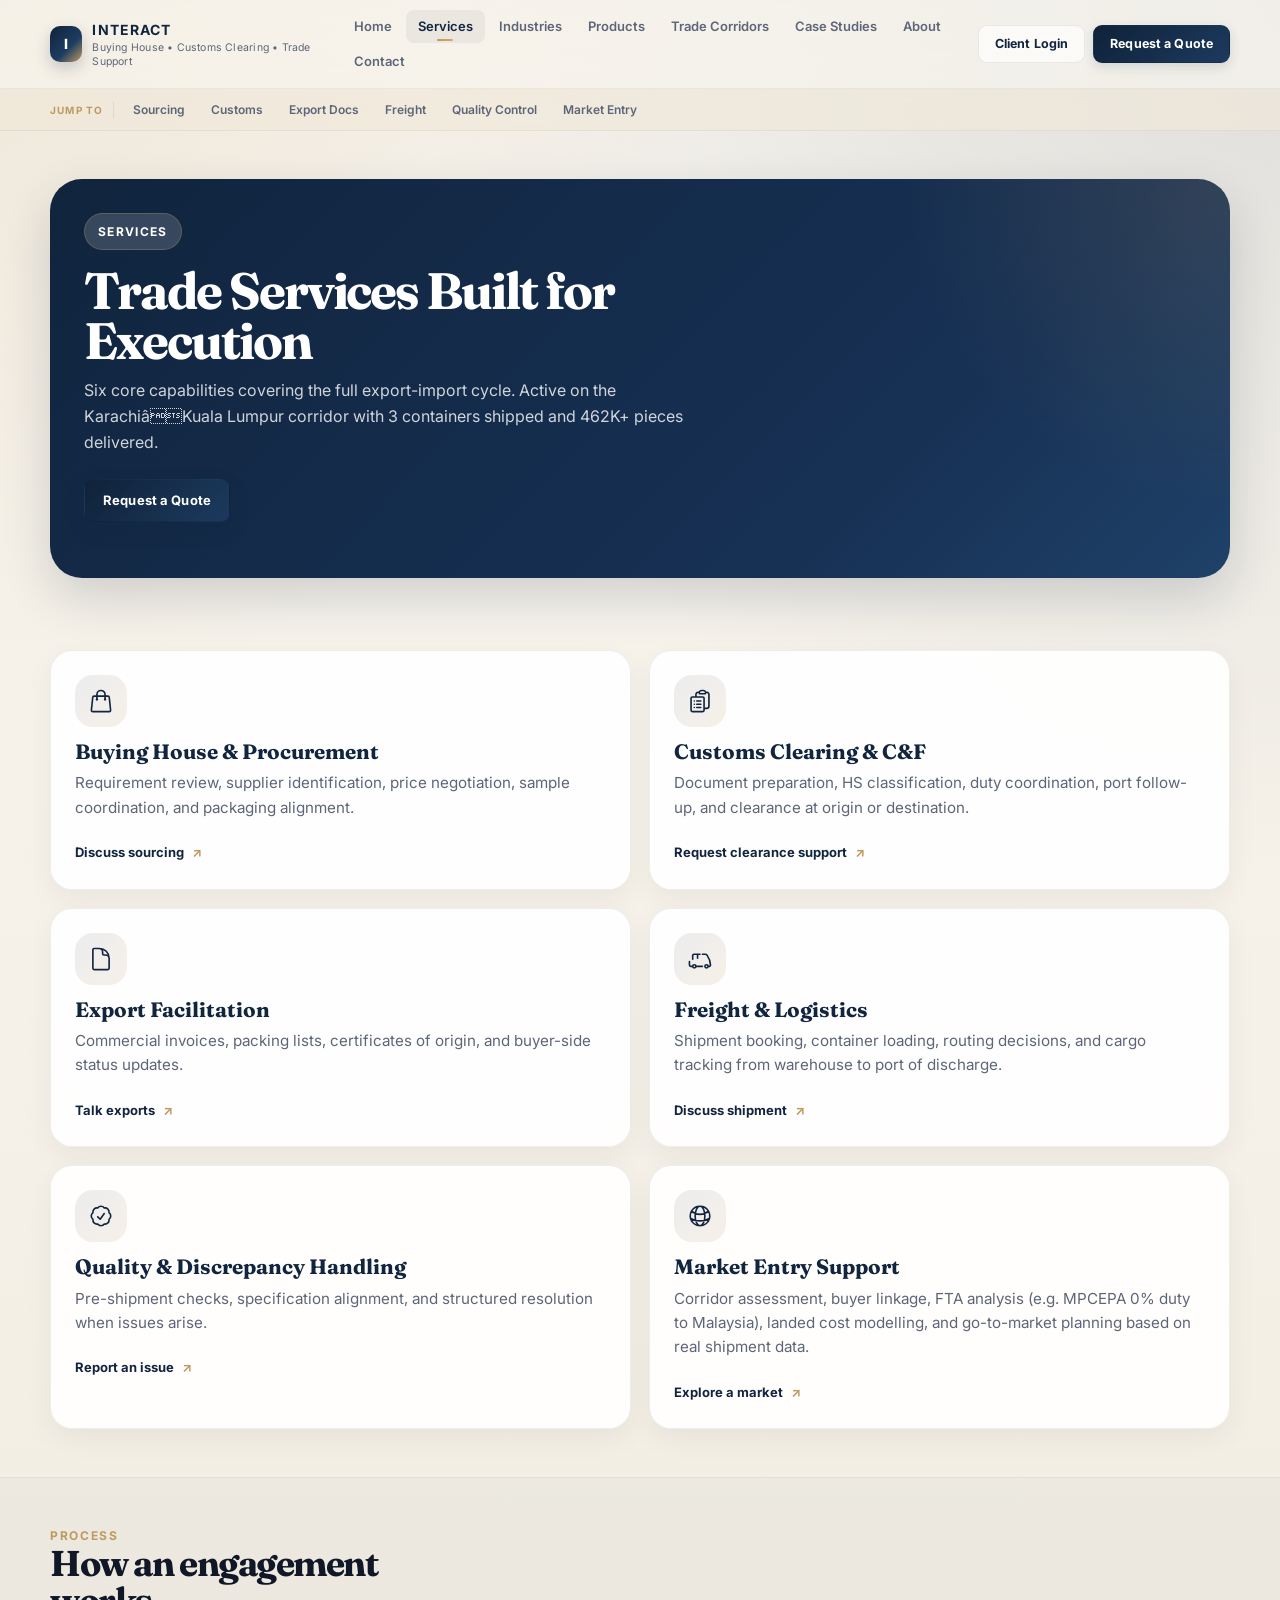
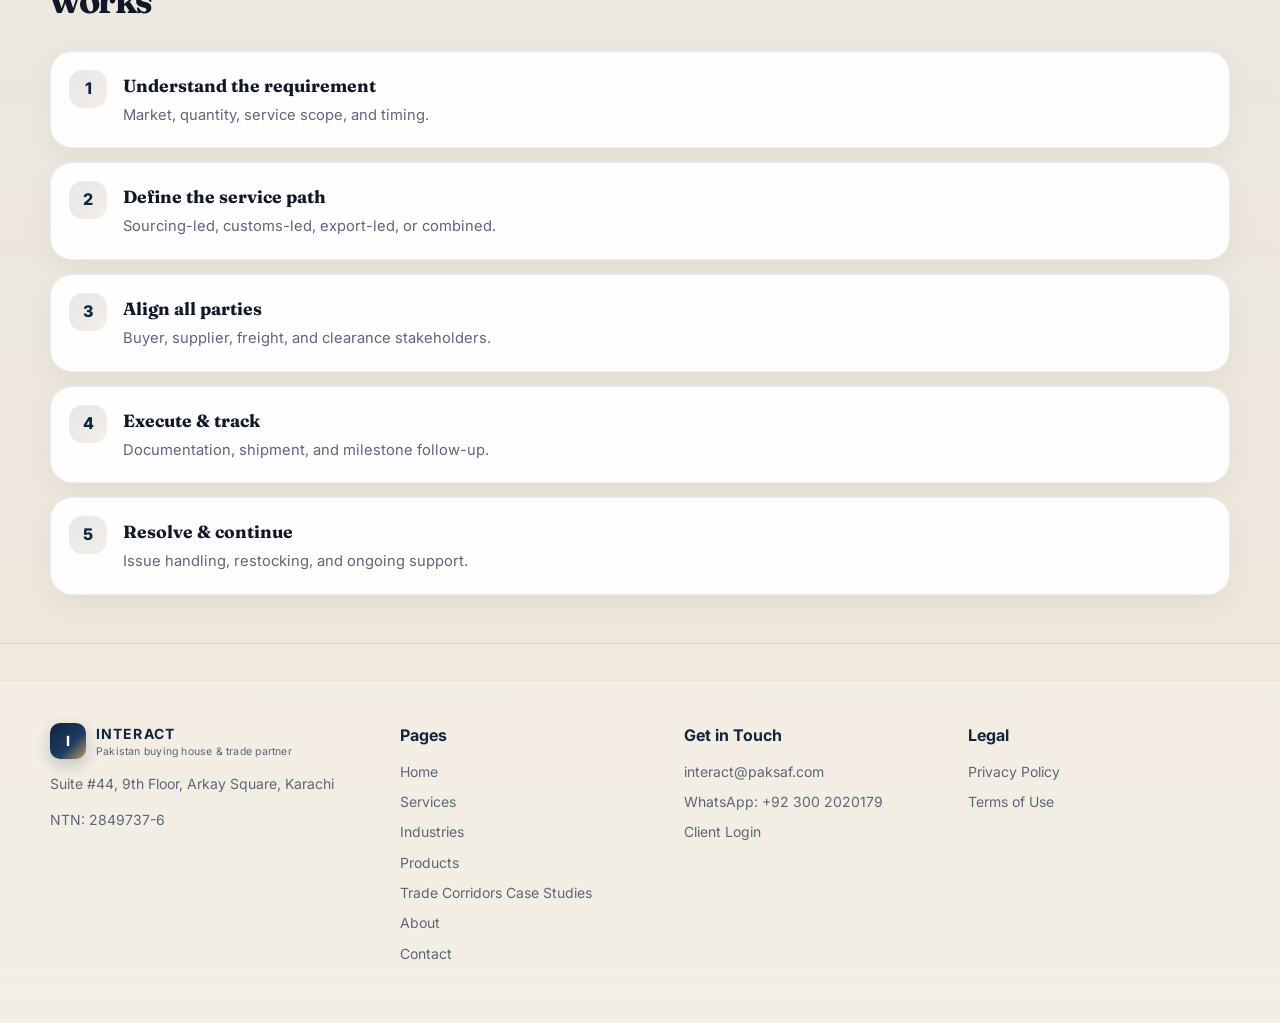
<file: services.html>
<!doctype html>
<html lang="en">
<head>
  <meta charset="utf-8" />
  <meta name="viewport" content="width=device-width, initial-scale=1" />
  <title>INTERACT â Services</title>
  <meta name="description" content="Trade services: sourcing, customs clearing, export facilitation, freight coordination, quality control, and market entry support." />
  <link rel="preconnect" href="https://fonts.googleapis.com">
  <link rel="preconnect" href="https://fonts.gstatic.com" crossorigin>
  <link href="https://fonts.googleapis.com/css2?family=Fraunces:opsz,wght@9..144,500;9..144,600;9..144,700&family=Inter:wght@400;500;600;700;800&display=swap" rel="stylesheet">
  <link rel="stylesheet" href="assets/styles.css" />
</head>
<body>
  <header class="site-header">
    <div class="container header-inner">
      <a class="brand" href="index.html"><span class="brand-mark">I</span><span class="brand-copy"><strong>INTERACT</strong><span>Buying House &bull; Customs Clearing &bull; Trade Support</span></span></a>
      <button class="nav-toggle" data-nav-toggle aria-label="Open navigation">Menu</button>
      <nav class="site-nav" data-nav>
        <a href="index.html">Home</a>
        <a href="services.html" class="active">Services</a>
        <a href="industries.html">Industries</a>
        <a href="products.html">Products</a>
        <a href="corridors.html">Trade Corridors</a>
        <a href="case-studies.html">Case Studies</a>
        <a href="about.html">About</a>
        <a href="contact.html">Contact</a>
      </nav>
      <div class="header-actions">
        <a class="btn secondary" href="client-login.html">Client Login</a>
        <a class="btn primary" href="contact.html#rfq">Request a Quote</a>
      </div>
    </div>
  </header>
  <nav class="page-subnav">
    <div class="container">
      <span class="subnav-label">Jump to</span>
      <a href="#sourcing">Sourcing</a>
      <a href="#customs">Customs</a>
      <a href="#export-docs">Export Docs</a>
      <a href="#freight">Freight</a>
      <a href="#quality">Quality Control</a>
      <a href="#market-entry">Market Entry</a>
    </div>
  </nav>

  <section class="page-hero"><div class="container"><div class="page-hero-box">
    <span class="eyebrow" style="background:rgba(255,255,255,.16);color:white;">Services</span>
    <h1>Trade Services Built for Execution</h1>
    <p>Six core capabilities covering the full export-import cycle. Active on the KarachiâKuala Lumpur corridor with 3 containers shipped and 462K+ pieces delivered.</p>
    <div class="hero-actions"><a class="btn primary" href="contact.html#rfq">Request a Quote</a></div>
  </div></div></section>

  <main>
    <section class="section">
      <div class="container grid cols-2">

        <article class="card" id="sourcing">
          <div class="ic"><svg xmlns="http://www.w3.org/2000/svg" fill="none" viewBox="0 0 24 24" stroke-width="1.5" stroke="currentColor"><path stroke-linecap="round" stroke-linejoin="round" d="M15.75 10.5V6a3.75 3.75 0 1 0-7.5 0v4.5m11.356-1.993 1.263 12c.07.665-.45 1.243-1.119 1.243H4.25a1.125 1.125 0 0 1-1.12-1.243l1.264-12A1.125 1.125 0 0 1 5.513 7.5h12.974c.576 0 1.059.435 1.119 1.007ZM8.625 10.5a.375.375 0 1 1-.75 0 .375.375 0 0 1 .75 0Zm7.5 0a.375.375 0 1 1-.75 0 .375.375 0 0 1 .75 0Z"/></svg></div>
          <h3>Buying House &amp; Procurement</h3>
          <p>Requirement review, supplier identification, price negotiation, sample coordination, and packaging alignment.</p>
          <a class="card-link" href="contact.html#rfq">Discuss sourcing</a>
        </article>

        <article class="card" id="customs">
          <div class="ic"><svg xmlns="http://www.w3.org/2000/svg" fill="none" viewBox="0 0 24 24" stroke-width="1.5" stroke="currentColor"><path stroke-linecap="round" stroke-linejoin="round" d="M9 12h3.75M9 15h3.75M9 18h3.75m3 .75H18a2.25 2.25 0 0 0 2.25-2.25V6.108c0-1.135-.845-2.098-1.976-2.192a48.424 48.424 0 0 0-1.123-.08m-5.801 0c-.065.21-.1.433-.1.664 0 .414.336.75.75.75h4.5a.75.75 0 0 0 .75-.75 2.25 2.25 0 0 0-.1-.664m-5.8 0A2.251 2.251 0 0 1 13.5 2.25H15a2.25 2.25 0 0 1 2.15 1.586m-5.8 0c-.376.023-.75.05-1.124.08C9.095 4.01 8.25 4.973 8.25 6.108V8.25m0 0H4.875c-.621 0-1.125.504-1.125 1.125v11.25c0 .621.504 1.125 1.125 1.125h9.75c.621 0 1.125-.504 1.125-1.125V9.375c0-.621-.504-1.125-1.125-1.125H8.25ZM6.75 12h.008v.008H6.75V12Zm0 3h.008v.008H6.75V15Zm0 3h.008v.008H6.75V18Z"/></svg></div>
          <h3>Customs Clearing &amp; C&amp;F</h3>
          <p>Document preparation, HS classification, duty coordination, port follow-up, and clearance at origin or destination.</p>
          <a class="card-link" href="contact.html#rfq">Request clearance support</a>
        </article>

        <article class="card" id="export-docs">
          <div class="ic"><svg xmlns="http://www.w3.org/2000/svg" fill="none" viewBox="0 0 24 24" stroke-width="1.5" stroke="currentColor"><path stroke-linecap="round" stroke-linejoin="round" d="M19.5 14.25v-2.625a3.375 3.375 0 0 0-3.375-3.375h-1.5A1.125 1.125 0 0 1 13.5 7.125v-1.5a3.375 3.375 0 0 0-3.375-3.375H8.25m2.25 0H5.625c-.621 0-1.125.504-1.125 1.125v17.25c0 .621.504 1.125 1.125 1.125h12.75c.621 0 1.125-.504 1.125-1.125V11.25a9 9 0 0 0-9-9Z"/></svg></div>
          <h3>Export Facilitation</h3>
          <p>Commercial invoices, packing lists, certificates of origin, and buyer-side status updates.</p>
          <a class="card-link" href="contact.html#rfq">Talk exports</a>
        </article>

        <article class="card" id="freight">
          <div class="ic"><svg xmlns="http://www.w3.org/2000/svg" fill="none" viewBox="0 0 24 24" stroke-width="1.5" stroke="currentColor"><path stroke-linecap="round" stroke-linejoin="round" d="M8.25 18.75a1.5 1.5 0 0 1-3 0m3 0a1.5 1.5 0 0 0-3 0m3 0h6m-9 0H3.375a1.125 1.125 0 0 1-1.125-1.125V14.25m17.25 4.5a1.5 1.5 0 0 1-3 0m3 0a1.5 1.5 0 0 0-3 0m3 0h1.125c.621 0 1.129-.504 1.09-1.124a17.902 17.902 0 0 0-3.213-9.193 2.056 2.056 0 0 0-1.58-.86H14.25m-2.25 0h-2.25m0 0v3.75m0-3.75h2.25m-2.25 0H6.375c-.621 0-1.125.504-1.125 1.125v3.5"/></svg></div>
          <h3>Freight &amp; Logistics</h3>
          <p>Shipment booking, container loading, routing decisions, and cargo tracking from warehouse to port of discharge.</p>
          <a class="card-link" href="contact.html#rfq">Discuss shipment</a>
        </article>

        <article class="card" id="quality">
          <div class="ic"><svg xmlns="http://www.w3.org/2000/svg" fill="none" viewBox="0 0 24 24" stroke-width="1.5" stroke="currentColor"><path stroke-linecap="round" stroke-linejoin="round" d="M9 12.75 11.25 15 15 9.75M21 12c0 1.268-.63 2.39-1.593 3.068a3.745 3.745 0 0 1-1.043 3.296 3.745 3.745 0 0 1-3.296 1.043A3.745 3.745 0 0 1 12 21c-1.268 0-2.39-.63-3.068-1.593a3.746 3.746 0 0 1-3.296-1.043 3.745 3.745 0 0 1-1.043-3.296A3.745 3.745 0 0 1 3 12c0-1.268.63-2.39 1.593-3.068a3.745 3.745 0 0 1 1.043-3.296 3.746 3.746 0 0 1 3.296-1.043A3.746 3.746 0 0 1 12 3c1.268 0 2.39.63 3.068 1.593a3.746 3.746 0 0 1 3.296 1.043 3.746 3.746 0 0 1 1.043 3.296A3.745 3.745 0 0 1 21 12Z"/></svg></div>
          <h3>Quality &amp; Discrepancy Handling</h3>
          <p>Pre-shipment checks, specification alignment, and structured resolution when issues arise.</p>
          <a class="card-link" href="contact.html#rfq">Report an issue</a>
        </article>

        <article class="card" id="market-entry">
          <div class="ic"><svg xmlns="http://www.w3.org/2000/svg" fill="none" viewBox="0 0 24 24" stroke-width="1.5" stroke="currentColor"><path stroke-linecap="round" stroke-linejoin="round" d="M12 21a9.004 9.004 0 0 0 8.716-6.747M12 21a9.004 9.004 0 0 1-8.716-6.747M12 21c2.485 0 4.5-4.03 4.5-9S14.485 3 12 3m0 18c-2.485 0-4.5-4.03-4.5-9S9.515 3 12 3m0 0a8.997 8.997 0 0 1 7.843 4.582M12 3a8.997 8.997 0 0 0-7.843 4.582m15.686 0A11.953 11.953 0 0 1 12 10.5c-2.998 0-5.74-1.1-7.843-2.918m15.686 0A8.959 8.959 0 0 1 21 12c0 .778-.099 1.533-.284 2.253m0 0A17.919 17.919 0 0 1 12 16.5c-3.162 0-6.133-.815-8.716-2.247m0 0A9.015 9.015 0 0 1 3 12c0-1.605.42-3.113 1.157-4.418"/></svg></div>
          <h3>Market Entry Support</h3>
          <p>Corridor assessment, buyer linkage, FTA analysis (e.g. MPCEPA 0% duty to Malaysia), landed cost modelling, and go-to-market planning based on real shipment data.</p>
          <a class="card-link" href="contact.html#rfq">Explore a market</a>
        </article>

      </div>
    </section>

    <section class="section band">
      <div class="container">
        <div class="section-header">
          <div>
            <div class="kicker">Process</div>
            <h2>How an engagement works</h2>
          </div>
        </div>
        <div class="steps">
          <article class="step"><h3>Understand the requirement</h3><p>Market, quantity, service scope, and timing.</p></article>
          <article class="step"><h3>Define the service path</h3><p>Sourcing-led, customs-led, export-led, or combined.</p></article>
          <article class="step"><h3>Align all parties</h3><p>Buyer, supplier, freight, and clearance stakeholders.</p></article>
          <article class="step"><h3>Execute &amp; track</h3><p>Documentation, shipment, and milestone follow-up.</p></article>
          <article class="step"><h3>Resolve &amp; continue</h3><p>Issue handling, restocking, and ongoing support.</p></article>
        </div>
      </div>
    </section>
  </main>

  <footer class="site-footer">
    <div class="container footer-grid">
      <div>
        <div class="brand" style="margin-bottom:10px;"><span class="brand-mark">I</span><span class="brand-copy"><strong>INTERACT</strong><span>Pakistan buying house &amp; trade partner</span></span></div>
        <p>Suite #44, 9th Floor, Arkay Square, Karachi</p>
        <p class="notice">NTN: 2849737-6</p>
      </div>
      <div><h4>Pages</h4><ul><li><a href="index.html">Home</a></li><li><a href="services.html">Services</a></li><li><a href="industries.html">Industries</a></li><li><a href="products.html">Products</a></li><li><a href="corridors.html">Trade Corridors</a>
        <a href="case-studies.html">Case Studies</a></li><li><a href="about.html">About</a></li><li><a href="contact.html">Contact</a></li></ul></div>
      <div><h4>Get in Touch</h4><ul><li><a href="mailto:interact@paksaf.com">interact@paksaf.com</a></li><li><a href="https://wa.me/923002020179" target="_blank" rel="noopener">WhatsApp: +92 300 2020179</a></li><li><a href="client-login.html">Client Login</a></li></ul></div>
      <div><h4>Legal</h4><ul><li><a href="privacy.html">Privacy Policy</a></li><li><a href="terms.html">Terms of Use</a></li></ul></div>
    </div>
  </footer>
  <script src="assets/main.js"></script>
</body>
</html>
</file>
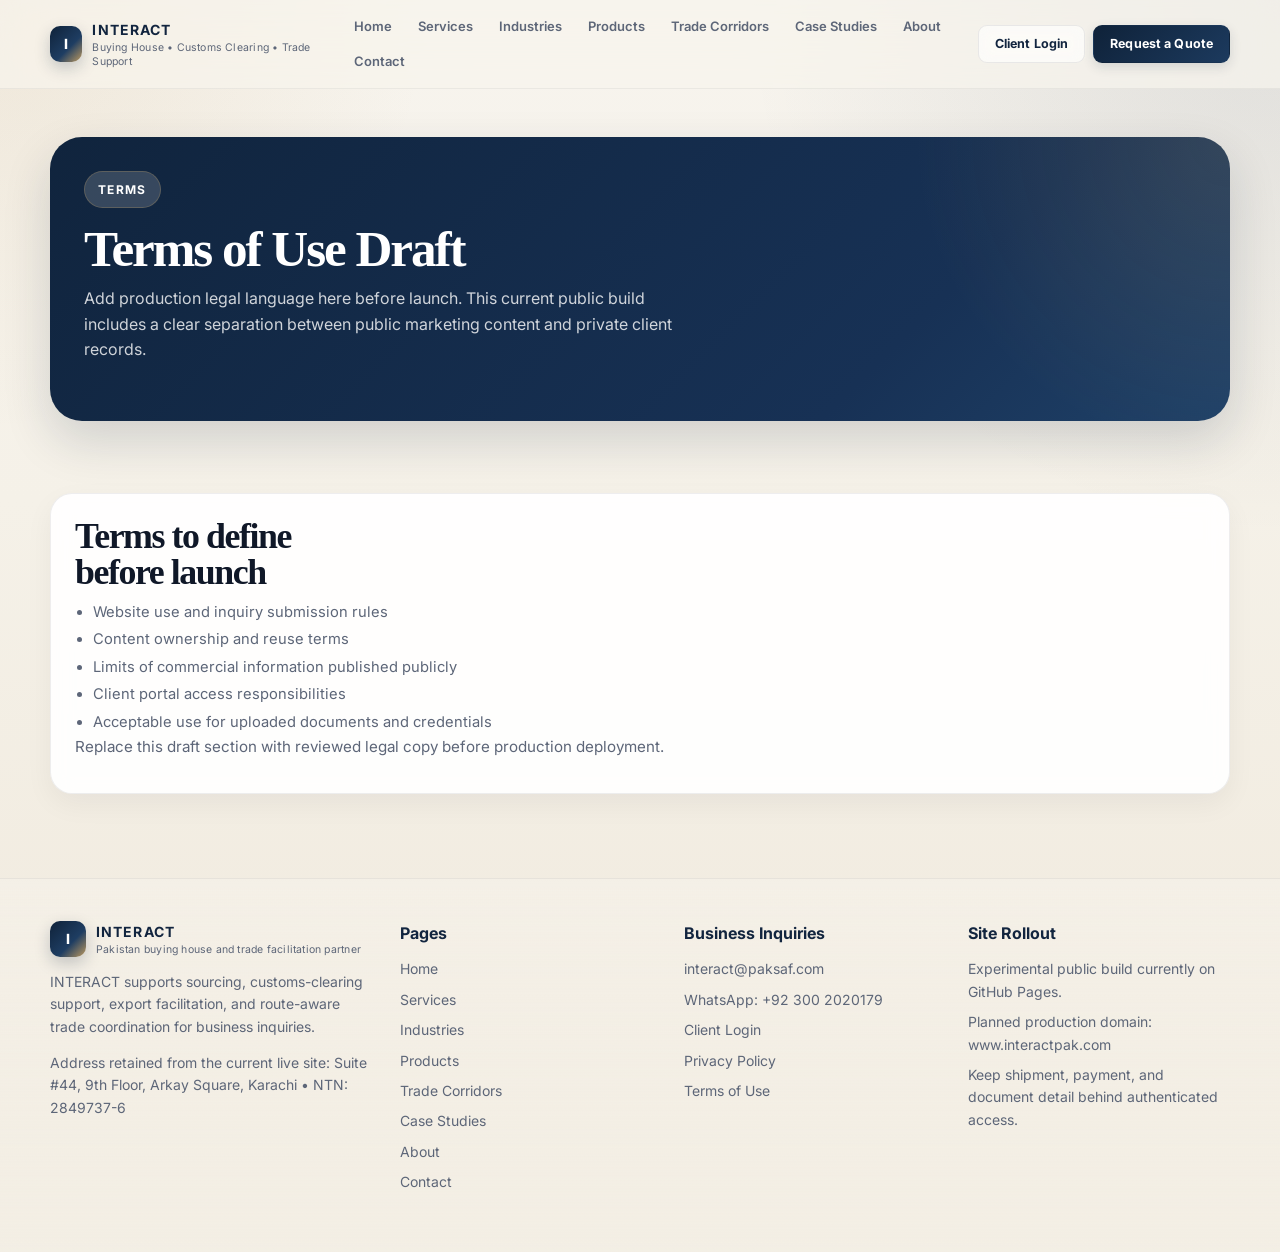
<file: terms.html>
<!doctype html>
<html lang="en">
<head>
  <meta charset="utf-8" />
  <meta name="viewport" content="width=device-width, initial-scale=1" />
  <title>INTERACT — Terms of Use</title>
  <meta name="description" content="INTERACT public website for buying house, customs clearing, export facilitation, trade support, and RFQ-based business inquiries." />
  <link rel="preconnect" href="https://fonts.googleapis.com">
  <link rel="preconnect" href="https://fonts.gstatic.com" crossorigin>
  <link href="https://fonts.googleapis.com/css2?family=Inter:wght@400;500;600;700;800&display=swap" rel="stylesheet">
  <link rel="stylesheet" href="assets/styles.css" />
</head>
<body>
  <header class="site-header">
    <div class="container header-inner">
      <a class="brand" href="index.html">
        <span class="brand-mark">I</span>
        <span class="brand-copy"><strong>INTERACT</strong><span>Buying House • Customs Clearing • Trade Support</span></span>
      </a>
      <button class="nav-toggle" data-nav-toggle aria-label="Open navigation">Menu</button>
      <nav class="site-nav" data-nav>
        <a href="index.html" class="">Home</a>
<a href="services.html" class="">Services</a>
<a href="industries.html" class="">Industries</a>
<a href="products.html" class="">Products</a>
<a href="corridors.html" class="">Trade Corridors</a>
<a href="case-studies.html" class="">Case Studies</a>
<a href="about.html" class="">About</a>
<a href="contact.html" class="">Contact</a>
      </nav>
      <div class="header-actions">
        <a class="btn secondary" href="client-login.html">Client Login</a>
        <a class="btn primary" href="contact.html#rfq">Request a Quote</a>
      </div>
    </div>
  </header>
  <section class="page-hero"><div class="container"><div class="page-hero-box"><span class="eyebrow" style="background:rgba(255,255,255,.16);color:white;">Terms</span><h1>Terms of Use Draft</h1><p>Add production legal language here before launch. This current public build includes a clear separation between public marketing content and private client records.</p></div></div></section>
  <main>
    <section class="section"><div class="container"><div class="card"><h2>Terms to define before launch</h2><ul><li>Website use and inquiry submission rules</li><li>Content ownership and reuse terms</li><li>Limits of commercial information published publicly</li><li>Client portal access responsibilities</li><li>Acceptable use for uploaded documents and credentials</li></ul><p class="note">Replace this draft section with reviewed legal copy before production deployment.</p></div></div></section>
  </main>
  <footer class="site-footer">
    <div class="container footer-grid">
      <div>
        <div class="brand" style="margin-bottom:10px;">
          <span class="brand-mark">I</span>
          <span class="brand-copy"><strong>INTERACT</strong><span>Pakistan buying house and trade facilitation partner</span></span>
        </div>
        <p>INTERACT supports sourcing, customs-clearing support, export facilitation, and route-aware trade coordination for business inquiries.</p>
        <p class="notice">Address retained from the current live site: Suite #44, 9th Floor, Arkay Square, Karachi • NTN: 2849737-6</p>
      </div>
      <div>
        <h4>Pages</h4>
        <ul><li><a href="index.html">Home</a></li>
<li><a href="services.html">Services</a></li>
<li><a href="industries.html">Industries</a></li>
<li><a href="products.html">Products</a></li>
<li><a href="corridors.html">Trade Corridors</a></li>
<li><a href="case-studies.html">Case Studies</a></li>
<li><a href="about.html">About</a></li>
<li><a href="contact.html">Contact</a></li></ul>
      </div>
      <div>
        <h4>Business Inquiries</h4>
        <ul>
          <li><a href="mailto:interact@paksaf.com">interact@paksaf.com</a></li>
          <li><a href="https://wa.me/923002020179" target="_blank" rel="noopener">WhatsApp: +92 300 2020179</a></li>
          <li><a href="client-login.html">Client Login</a></li>
          <li><a href="privacy.html">Privacy Policy</a></li>
          <li><a href="terms.html">Terms of Use</a></li>
        </ul>
      </div>
      <div>
        <h4>Site Rollout</h4>
        <ul>
          <li>Experimental public build currently on GitHub Pages.</li>
          <li>Planned production domain: <a href="https://www.interactpak.com" target="_blank" rel="noopener">www.interactpak.com</a></li>
          <li>Keep shipment, payment, and document detail behind authenticated access.</li>
        </ul>
      </div>
    </div>
  </footer>
  <script src="assets/main.js"></script>
</body>
</html>
</file>
<file: assets/styles.css>
:root {
  --bg: #f5f1e8;
  --bg-2: #efe7d7;
  --surface: rgba(255, 255, 255, 0.76);
  --surface-strong: rgba(255, 255, 255, 0.92);
  --text: #101828;
  --muted: #5d6678;
  --line: rgba(16, 24, 40, 0.10);
  --brand: #12253f;
  --brand-2: #1e385d;
  --brand-3: #2c4c78;
  --accent: #be9a5f;
  --accent-soft: rgba(190, 154, 95, 0.12);
  --accent-line: rgba(190, 154, 95, 0.28);
  --success: #1f6a61;
  --radius: 22px;
  --radius-sm: 15px;
  --container: 1180px;
  --shadow: 0 20px 50px rgba(17, 24, 39, 0.08);
  --shadow-soft: 0 10px 28px rgba(17, 24, 39, 0.05);
  --display: "Fraunces", Georgia, serif;
  --sans: "Inter", ui-sans-serif, system-ui, -apple-system, sans-serif;
}
* { box-sizing: border-box; }
html { scroll-behavior: smooth; }
body {
  margin: 0; color: var(--text); font-family: var(--sans); line-height: 1.6;
  background:
    radial-gradient(circle at top left, rgba(190,154,95,0.14), transparent 24%),
    radial-gradient(circle at top right, rgba(18,37,63,0.10), transparent 30%),
    linear-gradient(180deg, #f7f4ee 0%, #f5f1e8 40%, #efe8db 100%);
}
a { color: inherit; text-decoration: none; }
img { max-width: 100%; display: block; }
.container { width: min(var(--container), calc(100% - 32px)); margin: 0 auto; }

/* ââ HEADER ââ */
.site-header {
  position: sticky; top: 0; z-index: 20;
  backdrop-filter: blur(24px) saturate(1.4);
  -webkit-backdrop-filter: blur(24px) saturate(1.4);
  background: rgba(247, 244, 238, 0.72);
  border-bottom: 1px solid rgba(16, 24, 40, 0.05);
  transition: box-shadow .3s ease, background .3s ease;
  will-change: transform;
  transform: translateZ(0);
  -webkit-transform: translateZ(0);
  isolation: isolate;
}
.site-header.scrolled {
  background: rgba(247, 244, 238, 0.92);
  box-shadow: 0 4px 24px rgba(16, 24, 40, 0.06);
}
.header-inner {
  display: flex; align-items: center; justify-content: space-between;
  gap: 14px; padding: 10px 0;
}
.brand { display: flex; align-items: center; gap: 10px; text-decoration: none; }
.brand-mark {
  width: 36px; height: 36px; border-radius: 10px;
  display: grid; place-items: center;
  background: linear-gradient(135deg, #0f2239 0%, #1e3d62 60%, #be9a5f 100%);
  color: #fff; font-weight: 800; font-size: 14px; letter-spacing: .03em;
  box-shadow: 0 6px 16px rgba(18, 37, 63, 0.22);
  transition: transform .2s ease, box-shadow .2s ease;
}
.brand:hover .brand-mark { transform: scale(1.05); box-shadow: 0 8px 20px rgba(18, 37, 63, 0.28); }
.brand-copy strong { display: block; font-size: 14px; letter-spacing: .08em; color: var(--brand); }
.brand-copy span { display: block; font-size: 10.5px; color: var(--muted); letter-spacing: .02em; line-height: 1.3; }
.nav-toggle {
  display: none; border: 1px solid var(--line);
  background: var(--surface-strong); border-radius: 10px;
  padding: 8px 12px; font-weight: 700; font-size: 13px;
}
.site-nav { display: flex; align-items: center; gap: 2px; flex-wrap: wrap; }
.site-nav a {
  position: relative; font-size: 13px; color: var(--muted); font-weight: 600;
  padding: 6px 12px; border-radius: 8px;
  transition: color .18s ease, background .18s ease;
}
.site-nav a::after { display: none; }
.site-nav a:hover { color: var(--brand); background: rgba(18, 37, 63, 0.04); }
.site-nav a.active {
  color: var(--brand); background: rgba(18, 37, 63, 0.06);
}
.site-nav a.active::before {
  content: ""; position: absolute; bottom: 2px; left: 50%; transform: translateX(-50%);
  width: 16px; height: 2px; border-radius: 2px;
  background: linear-gradient(90deg, var(--accent), #d4a96a);
}
.header-actions { display: flex; gap: 8px; align-items: center; flex-shrink: 0; }

/* ââ PAGE SUB-NAV ââ */
.page-subnav {
  position: sticky; top: 57px; z-index: 18;
  backdrop-filter: blur(16px) saturate(1.2);
  -webkit-backdrop-filter: blur(16px) saturate(1.2);
  background: rgba(239, 232, 219, 0.7);
  border-bottom: 1px solid rgba(16, 24, 40, 0.05);
  overflow-x: auto; -webkit-overflow-scrolling: touch;
  scrollbar-width: none;
  will-change: transform;
  transform: translateZ(0);
  -webkit-transform: translateZ(0);
  isolation: isolate;
}
.page-subnav::-webkit-scrollbar { display: none; }
.page-subnav .container {
  display: flex; align-items: center; gap: 4px; padding: 6px 0;
}
.page-subnav .subnav-label {
  font-size: 10px; text-transform: uppercase; letter-spacing: .12em;
  color: var(--accent); font-weight: 700; white-space: nowrap;
  padding-right: 10px; margin-right: 4px;
  border-right: 1px solid rgba(16, 24, 40, 0.08);
}
.page-subnav a {
  font-size: 12px; font-weight: 600; color: var(--muted);
  padding: 5px 11px; border-radius: 6px; white-space: nowrap;
  transition: color .18s ease, background .18s ease;
  text-decoration: none;
}
.page-subnav a:hover { color: var(--brand); background: rgba(18, 37, 63, 0.05); }
.page-subnav a.active {
  color: var(--brand); background: rgba(18, 37, 63, 0.07);
  box-shadow: inset 0 -2px 0 var(--accent);
}

/* ââ BUTTONS ââ */
.btn {
  display: inline-flex; align-items: center; justify-content: center; gap: 8px;
  padding: 10px 18px; border-radius: 10px; border: 1px solid transparent;
  font-weight: 700; transition: all .22s ease; cursor: pointer; font-size: 13px;
  letter-spacing: .01em;
}
.btn:hover { transform: translateY(-1px); }
.btn.primary {
  background: linear-gradient(135deg, #0f2239 0%, #1c3a5e 100%);
  color: #fff; box-shadow: 0 8px 20px rgba(16, 36, 61, 0.16);
}
.btn.primary:hover { box-shadow: 0 12px 28px rgba(16, 36, 61, 0.22); }
.btn.secondary {
  background: rgba(255,255,255,0.6); color: var(--brand);
  border-color: rgba(16,24,40,0.08); backdrop-filter: blur(8px);
}
.btn.secondary:hover { background: rgba(255,255,255,0.88); }
.btn.ghost { background: transparent; border-color: rgba(255,255,255,0.18); color: #fff; }
.header-actions .btn { padding: 8px 16px; font-size: 12.5px; border-radius: 9px; }
.header-actions .btn.primary { box-shadow: 0 4px 12px rgba(16, 36, 61, 0.14); }

/* ââ EYEBROW ââ */
.eyebrow {
  display: inline-flex; align-items: center; gap: 8px; padding: 8px 13px;
  border-radius: 999px; background: var(--accent-soft); border: 1px solid var(--accent-line);
  color: var(--brand-2); font-size: 12px; font-weight: 700;
  letter-spacing: .11em; text-transform: uppercase;
}
.kicker {
  color: var(--accent); font-size: 12px; text-transform: uppercase;
  letter-spacing: .14em; font-weight: 700;
}

/* ââ HERO ââ */
.hero { padding: 40px 0 34px; }
.hero-grid {
  display: grid; grid-template-columns: 1.14fr .86fr; gap: 28px; align-items: stretch;
  background:
    radial-gradient(circle at top right, rgba(190,154,95,0.18), transparent 28%),
    linear-gradient(135deg, #0d1c2f 0%, #132741 56%, #1c3556 100%);
  border-radius: 34px; padding: 38px; color: #fff;
  box-shadow: 0 24px 60px rgba(15, 28, 47, 0.18);
  position: relative; overflow: hidden;
}
.hero-grid::before {
  content: ""; position: absolute; inset: auto -40px -40px auto;
  width: 220px; height: 220px;
  background: radial-gradient(circle, rgba(190,154,95,0.2), transparent 70%);
}
.hero-copy { position: relative; z-index: 1; }
.hero-copy h1, .page-hero-box h1, .section-header h2, .section h2,
.quote-band h2, .hero-panel h3, .card h3, .step h3 { font-family: var(--display); }
.hero-copy h1 {
  font-size: clamp(2.4rem, 5vw, 4.2rem); line-height: 0.96;
  margin: 18px 0 18px; letter-spacing: -0.04em; max-width: 14ch;
}
.hero-copy p {
  margin: 0 0 26px; color: rgba(255,255,255,0.76);
  font-size: 1.05rem; max-width: 54ch;
}
.hero-actions { display: flex; gap: 14px; flex-wrap: wrap; margin-bottom: 22px; }
.hero-panel {
  position: relative; z-index: 1;
  background: linear-gradient(180deg, rgba(249,244,235,0.98) 0%, rgba(255,255,255,0.92) 100%);
  color: var(--text); border-radius: 28px; padding: 26px;
  box-shadow: var(--shadow-soft); display: grid; gap: 18px;
  border: 1px solid rgba(255,255,255,0.12);
}
.hero-panel h3 { margin: 8px 0 8px; font-size: 1.4rem; line-height: 1.08; }
.hero-panel p { margin: 0; color: var(--muted); font-size: .95rem; }

/* ââ STATS ROW ââ */
.stats-row {
  display: grid; grid-template-columns: repeat(4, 1fr); gap: 16px;
}
.stat-card {
  background: rgba(18, 37, 63, 0.04); border: 1px solid rgba(18, 37, 63, 0.08);
  border-radius: 18px; padding: 20px; text-align: center;
}
.stat-card .stat-num {
  display: block; font-family: var(--display); font-size: 2.2rem;
  font-weight: 700; color: var(--brand); line-height: 1;
}
.stat-card .stat-label {
  display: block; color: var(--muted); font-size: .85rem; margin-top: 6px;
}

/* ââ PAGE HERO ââ */
.page-hero { padding: 48px 0 24px; }
.page-hero-box {
  border-radius: 32px; padding: 34px;
  background:
    radial-gradient(circle at top right, rgba(190,154,95,0.16), transparent 26%),
    linear-gradient(135deg, #10243d 0%, #173155 72%, #1f4168 100%);
  color: #fff; box-shadow: 0 20px 48px rgba(16, 36, 61, 0.16);
}
.page-hero-box h1 {
  margin: 16px 0 12px; font-size: clamp(2.2rem, 4vw, 3.4rem);
  line-height: 0.98; letter-spacing: -0.04em; max-width: 16ch;
}
.page-hero-box p {
  max-width: 60ch; color: rgba(255,255,255,0.80); margin: 0 0 24px;
}

/* ââ SECTIONS ââ */
.section { padding: 48px 0; }
.section.tight { padding: 24px 0 0; }
.section-header {
  display: flex; align-items: end; justify-content: space-between;
  gap: 16px; margin-bottom: 22px;
}
.section-header h2, .section h2 {
  margin: 0 0 10px; font-size: clamp(1.9rem, 2.8vw, 2.8rem);
  line-height: 1.02; letter-spacing: -0.04em; max-width: 16ch;
}
.section-header p, .section-copy {
  color: var(--muted); max-width: 60ch; margin: 0;
}
.band {
  background: linear-gradient(180deg, rgba(18,37,63,0.03) 0%, rgba(18,37,63,0.01) 100%);
  border-top: 1px solid rgba(16,24,40,0.06);
  border-bottom: 1px solid rgba(16,24,40,0.06);
}
.highlight {
  background: linear-gradient(180deg, rgba(255,255,255,0.45) 0%, rgba(249,244,235,0.72) 100%);
}

/* ââ GRID ââ */
.grid { display: grid; gap: 18px; }
.grid.cols-2 { grid-template-columns: repeat(2, 1fr); }
.grid.cols-3 { grid-template-columns: repeat(3, 1fr); }
.grid.cols-4 { grid-template-columns: repeat(4, 1fr); }
.split { display: grid; gap: 22px; grid-template-columns: 1fr 1fr; }

/* ââ ICON CARDS ââ */
.card {
  background: var(--surface-strong); border: 1px solid rgba(16, 24, 40, 0.07);
  backdrop-filter: blur(10px); border-radius: var(--radius); padding: 24px;
  box-shadow: var(--shadow-soft);
  transition: transform .22s ease, box-shadow .22s ease, border-color .22s ease;
}
.card:hover {
  transform: translateY(-2px); box-shadow: var(--shadow);
  border-color: rgba(190,154,95,0.18);
}
.card h3 { margin: 0 0 8px; font-size: 1.3rem; line-height: 1.08; color: var(--brand); }
.card p { margin: 0 0 10px; color: var(--muted); font-size: .95rem; }
.card ul { margin: 0; padding-left: 18px; color: var(--muted); font-size: .92rem; }
.card ul li + li { margin-top: 4px; }
.card-link {
  display: inline-flex; align-items: center; gap: 8px; margin-top: 12px;
  font-size: 13px; font-weight: 700; color: var(--brand);
}
.card-link::after { content: "\2197"; font-size: 13px; color: var(--accent); }

/* icon circle at top of card */
.card .ic {
  width: 52px; height: 52px; border-radius: 18px; margin-bottom: 14px;
  display: grid; place-items: center;
  background: linear-gradient(135deg, rgba(18,37,63,0.08), rgba(190,154,95,0.14));
}
.card .ic svg { width: 26px; height: 26px; color: var(--brand); }

/* compact card variant */
.card.compact { padding: 20px; }
.card.compact h3 { font-size: 1.15rem; }
.card.compact p { font-size: .88rem; }
.card.compact .ic { width: 44px; height: 44px; border-radius: 14px; margin-bottom: 10px; }
.card.compact .ic svg { width: 22px; height: 22px; }

/* ââ STEPS ââ */
.steps { counter-reset: step; display: grid; gap: 14px; }
.step {
  position: relative; padding: 20px 20px 20px 72px;
  background: var(--surface-strong); border: 1px solid rgba(16,24,40,0.07);
  border-radius: var(--radius); box-shadow: var(--shadow-soft);
}
.step::before {
  counter-increment: step; content: counter(step);
  position: absolute; inset: 18px auto auto 18px;
  width: 38px; height: 38px; border-radius: 14px;
  display: grid; place-items: center;
  background: linear-gradient(135deg, rgba(18,37,63,0.10), rgba(190,154,95,0.16));
  color: var(--brand); font-weight: 800;
}
.step h3 { margin: 0 0 4px; font-size: 1.1rem; }
.step p { margin: 0; color: var(--muted); font-size: .92rem; }

/* ââ QUOTE BAND ââ */
.quote-band {
  margin-top: 28px;
  background:
    radial-gradient(circle at top right, rgba(190,154,95,0.18), transparent 30%),
    linear-gradient(135deg, #10243d 0%, #173155 100%);
  color: #fff; border-radius: 28px; padding: 28px;
  box-shadow: 0 20px 46px rgba(16, 36, 61, 0.18);
}
.quote-band h2 { margin: 0 0 8px; font-size: 1.6rem; }
.quote-band p { color: rgba(255,255,255,0.78); max-width: 56ch; margin: 0 0 16px; }

/* ââ TAGS ââ */
.tag-row { display: flex; flex-wrap: wrap; gap: 8px; margin-top: 10px; }
.tag {
  display: inline-flex; padding: 7px 11px; border-radius: 999px;
  background: rgba(18,37,63,0.05); border: 1px solid rgba(18,37,63,0.08);
  color: var(--brand-2); font-size: 12px; font-weight: 700;
}
.inline-list {
  display: flex; flex-wrap: wrap; gap: 10px; margin: 0; padding: 0; list-style: none;
}
.inline-list li {
  padding: 0; border-radius: 999px;
  border: 1px solid rgba(255,255,255,0.11); background: rgba(255,255,255,0.08);
  font-size: 13px; font-weight: 600; color: rgba(255,255,255,0.86);
  transition: background .18s ease, border-color .18s ease;
}
.inline-list li:hover {
  background: rgba(255,255,255,0.16); border-color: rgba(255,255,255,0.22); cursor: pointer;
}
.inline-list li a {
  display: block; padding: 10px 12px; color: inherit; text-decoration: none;
}

/* ââ TABLE ââ */
.table-wrap {
  overflow-x: auto; background: var(--surface-strong);
  border: 1px solid rgba(16,24,40,0.07); border-radius: var(--radius);
  box-shadow: var(--shadow-soft);
}
table { width: 100%; border-collapse: collapse; min-width: 560px; }
th, td { padding: 14px 16px; border-bottom: 1px solid rgba(16,24,40,0.06); text-align: left; }
th { font-size: 12px; letter-spacing: 0.10em; text-transform: uppercase; color: var(--muted); }

/* ââ FORM ââ */
.form-grid { display: grid; gap: 14px; grid-template-columns: repeat(2, 1fr); }
.form-grid .full { grid-column: 1 / -1; }
label {
  display: block; margin-bottom: 7px; font-size: 13px; font-weight: 700;
  letter-spacing: .04em; text-transform: uppercase; color: var(--brand-2);
}
input, select, textarea {
  width: 100%; padding: 13px 15px; border: 1px solid rgba(16,24,40,0.10);
  border-radius: 16px; background: rgba(255,255,255,0.92);
  color: var(--text); font: inherit;
}
textarea { min-height: 120px; resize: vertical; }
input:focus, select:focus, textarea:focus {
  outline: 3px solid rgba(190,154,95,0.18); border-color: rgba(190,154,95,0.45);
}
.form-actions-stack { display: flex; gap: 12px; flex-wrap: wrap; }

/* ââ MISC ââ */
.note { margin-top: 10px; color: var(--muted); font-size: 13px; }
.notice { font-size: 14px; color: var(--muted); margin-top: 8px; }
.center { text-align: center; }

/* ââ ROUTE CARD (corridors) ââ */
.route-card {
  background: var(--surface-strong); border: 1px solid rgba(16,24,40,0.07);
  border-radius: var(--radius); padding: 22px; box-shadow: var(--shadow-soft);
  display: flex; align-items: flex-start; gap: 16px;
  transition: transform .22s ease, box-shadow .22s ease;
}
.route-card:hover { transform: translateY(-2px); box-shadow: var(--shadow); }
.route-card .route-arrow {
  flex-shrink: 0; width: 48px; height: 48px; border-radius: 16px;
  display: grid; place-items: center;
  background: linear-gradient(135deg, rgba(18,37,63,0.08), rgba(190,154,95,0.14));
  font-size: 1.4rem; color: var(--brand);
}
.route-card h3 { margin: 0 0 4px; font-size: 1.15rem; font-family: var(--display); color: var(--brand); }
.route-card p { margin: 0; color: var(--muted); font-size: .9rem; }

/* ââ CONTACT MINI GRID ââ */
.contact-mini-grid { display: grid; grid-template-columns: repeat(3, 1fr); gap: 14px; }
.contact-mini-grid .card p { margin: 0; }

/* ââ FOOTER ââ */
.site-footer {
  padding: 42px 0 58px; margin-top: 36px;
  border-top: 1px solid rgba(16,24,40,0.06);
  background: linear-gradient(180deg, rgba(255,255,255,0.18) 0%, rgba(245,241,232,0.72) 100%);
}
.footer-grid {
  display: grid; grid-template-columns: 1.25fr 1fr 1fr 1fr; gap: 22px;
}
.footer-grid h4 { margin: 0 0 12px; font-size: 1rem; color: var(--brand); }
.footer-grid p, .footer-grid li, .footer-grid a { color: var(--muted); font-size: 14px; }
.footer-grid a:hover { color: var(--brand); }
.footer-grid ul { list-style: none; padding: 0; margin: 0; display: grid; gap: 8px; }

/* ââ RESPONSIVE ââ */
@media (max-width: 980px) {
  .hero-grid, .split, .footer-grid, .grid.cols-4, .grid.cols-3, .grid.cols-2,
  .form-grid, .stats-row, .contact-mini-grid { grid-template-columns: 1fr; }
  .stats-row { grid-template-columns: repeat(2, 1fr); }
  .panel-grid { grid-template-columns: 1fr 1fr; }
  .header-inner { flex-wrap: wrap; }
  .header-actions { margin-left: auto; }
  .section-header { align-items: start; }
  .section-header h2, .section h2, .page-hero-box h1 { max-width: none; }
}
@media (max-width: 760px) {
  .nav-toggle { display: inline-flex; }
  .site-nav {
    width: 100%; display: none; flex-direction: column;
    align-items: flex-start; gap: 4px; padding: 10px 0 6px;
  }
  .site-nav.open { display: flex; }
  .site-nav a { padding: 8px 12px; }
  .header-actions { width: 100%; justify-content: flex-start; flex-wrap: wrap; }
  .page-hero-box, .hero-grid, .hero-panel, .card, .step, .quote-band { padding: 22px; }
  .hero { padding-top: 24px; }
  .hero-copy h1 { max-width: none; }
  .stats-row { grid-template-columns: repeat(2, 1fr); }
  .page-subnav { top: 57px; }
  .page-subnav .subnav-label { display: none; }
}
</file>
